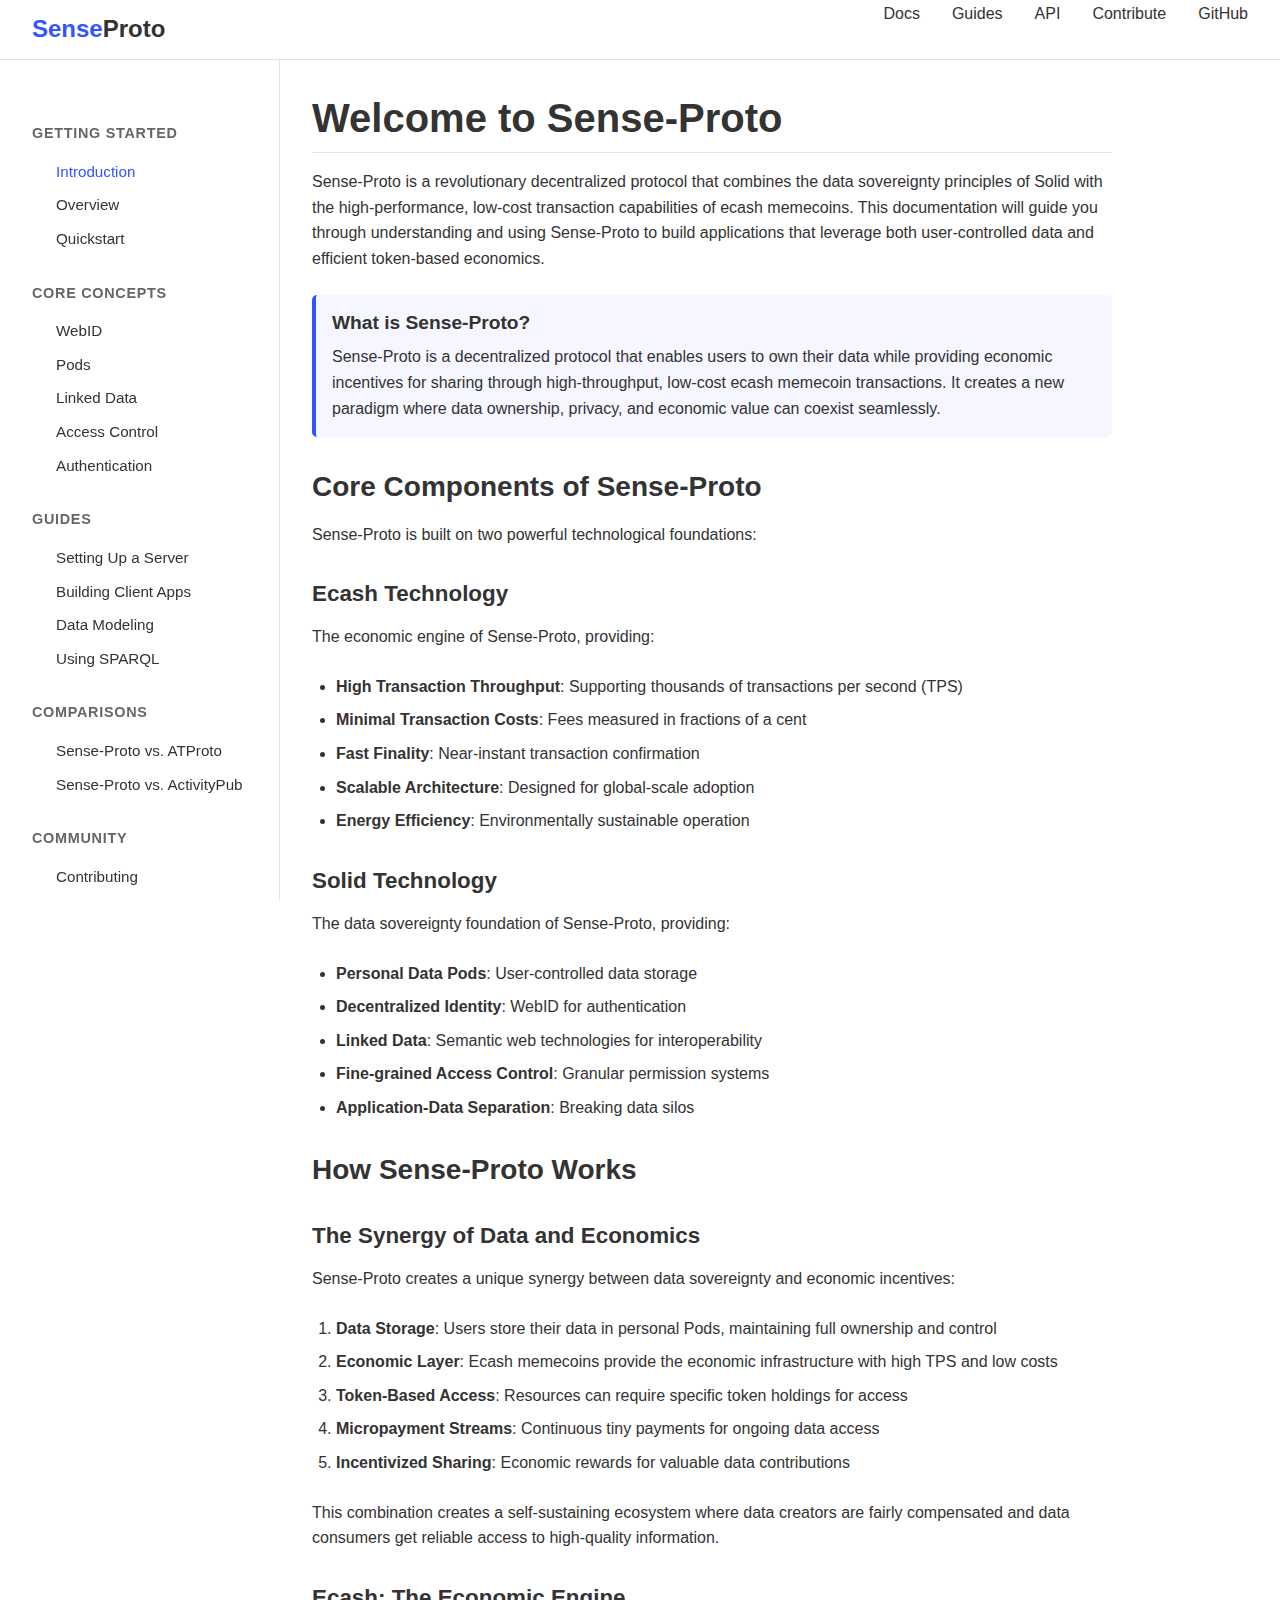
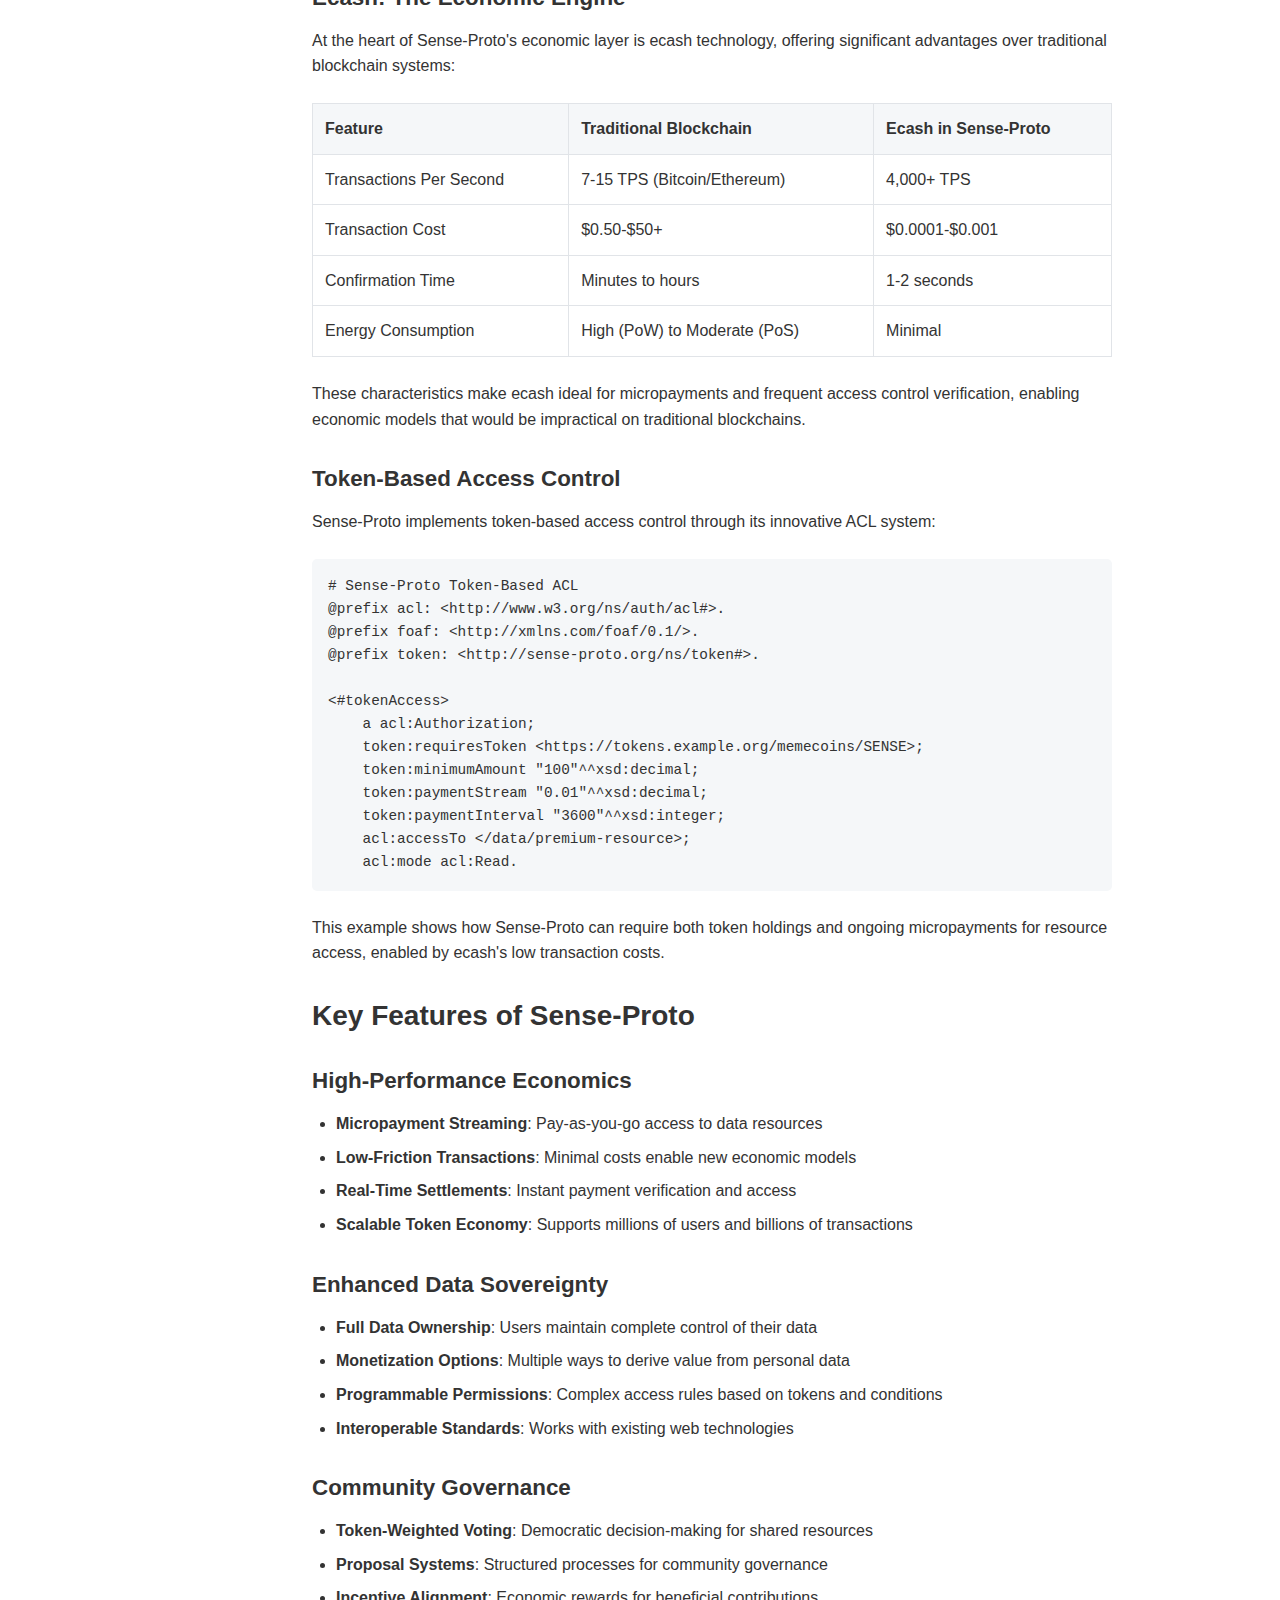
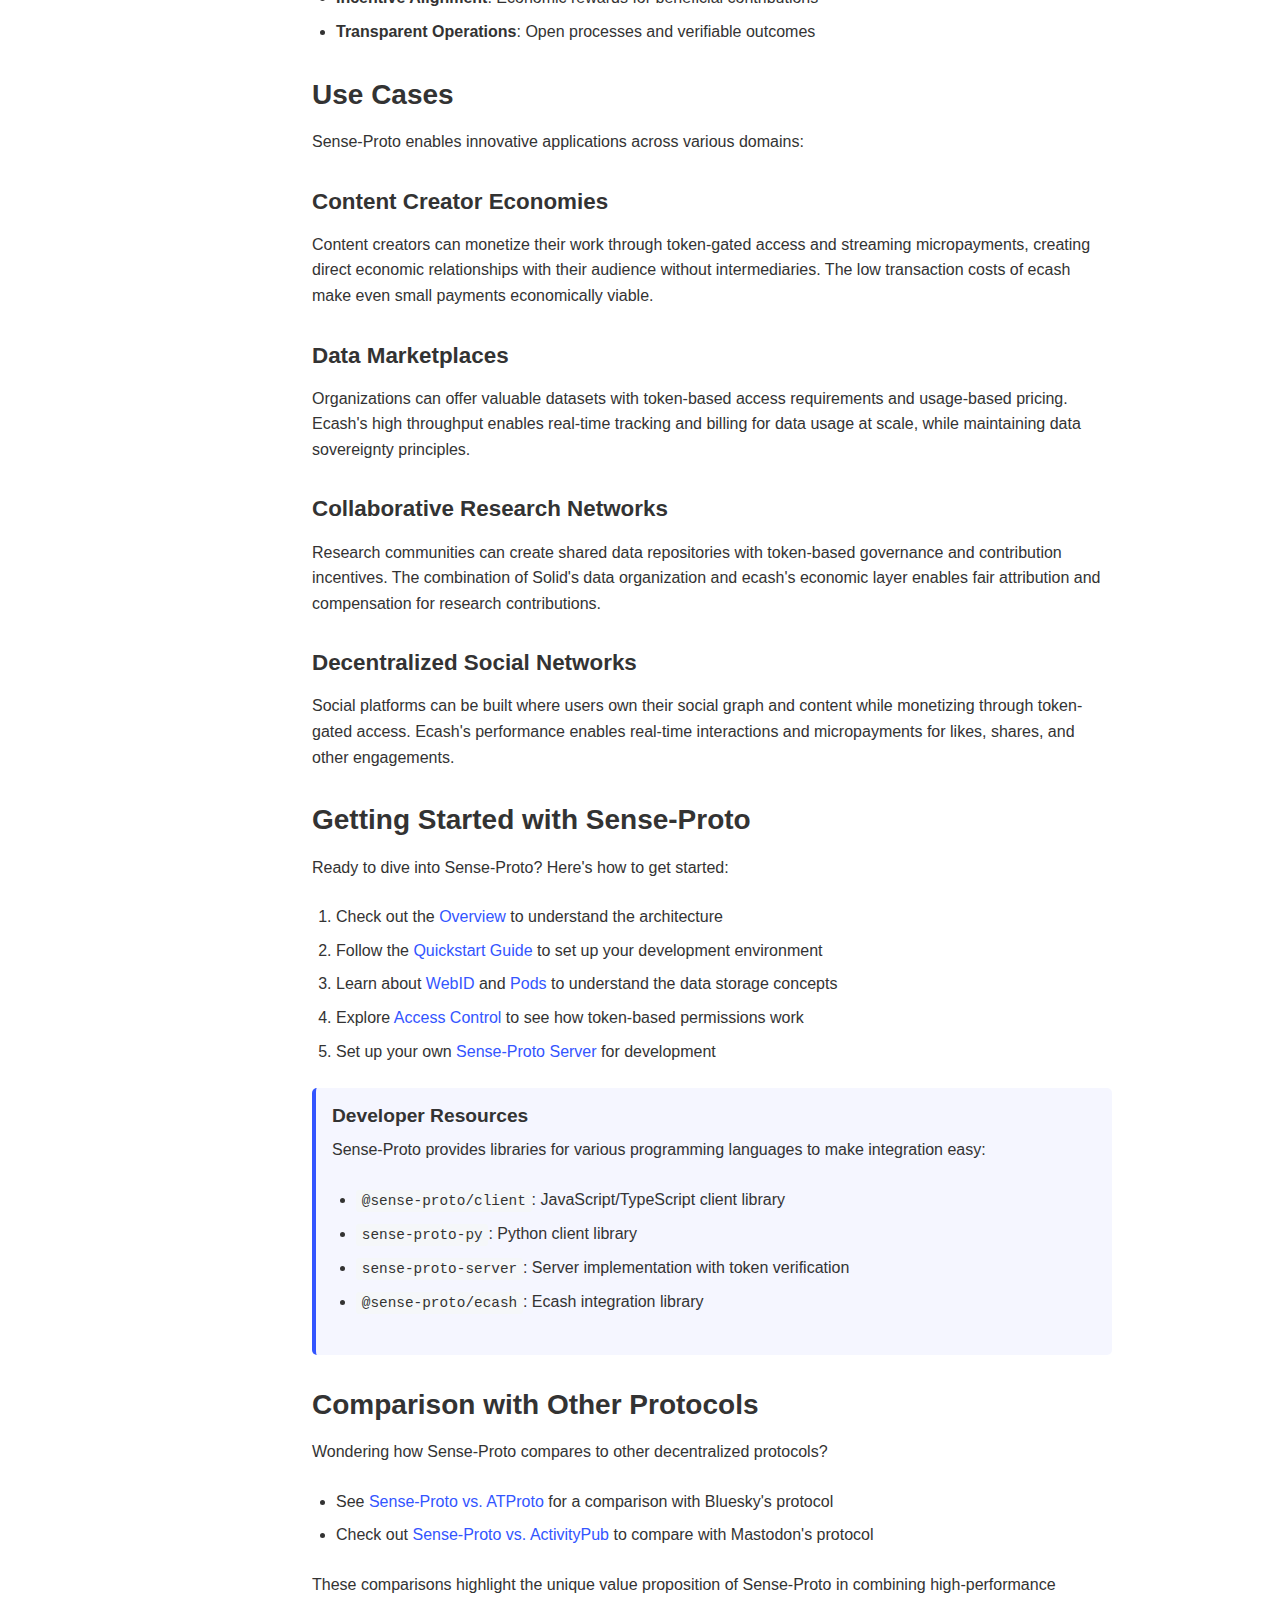
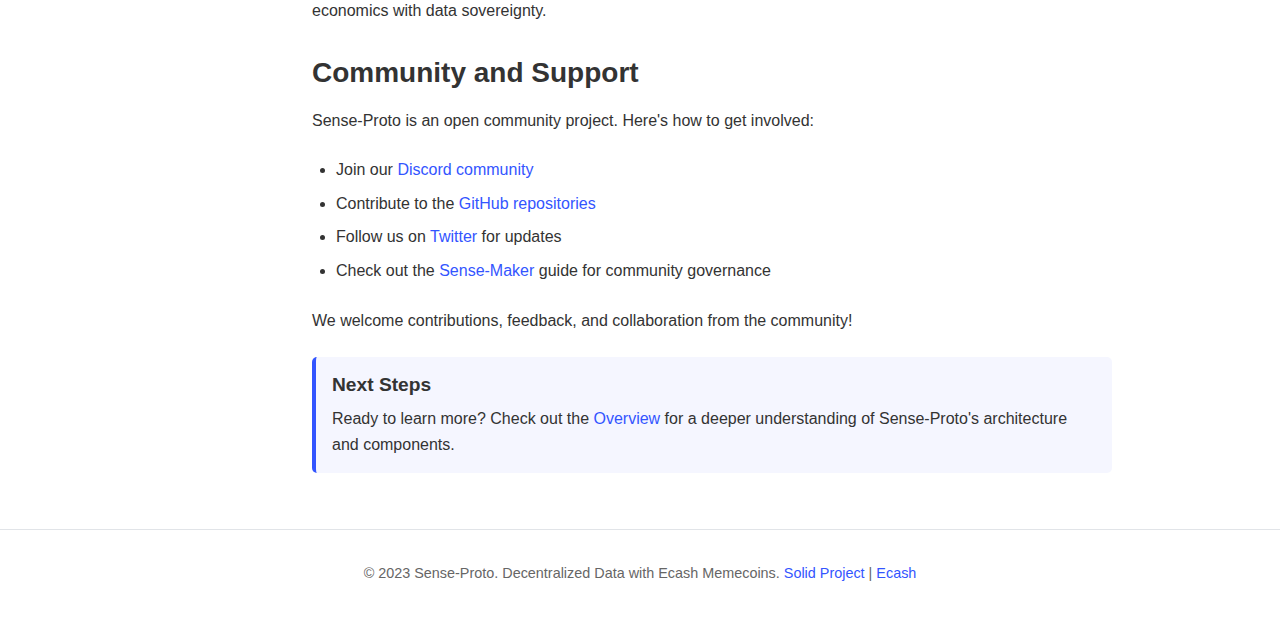
<file: documentation/sense-proto/index.html>
<!DOCTYPE html>
<html lang="en">
<head>
    <meta charset="UTF-8">
    <meta name="viewport" content="width=device-width, initial-scale=1.0">
    <title>Sense-Proto: Decentralized Data with Ecash Memecoins | Documentation</title>
    <link rel="stylesheet" href="css/styles.css">
    <link rel="icon" href="images/favicon.ico" type="image/x-icon">
</head>
<body>
    <header>
        <a href="index.html" class="logo">Sense<span>Proto</span></a>
        <nav>
            <ul>
                <li><a href="index.html">Docs</a></li>
                <li><a href="guides.html">Guides</a></li>
                <li><a href="api.html">API</a></li>
                <li><a href="contribute.html">Contribute</a></li>
                <li><a href="https://github.com/sense-proto/sense-proto" target="_blank">GitHub</a></li>
            </ul>
        </nav>
    </header>

    <div class="container">
        <aside class="sidebar">
            <h3>Getting Started</h3>
            <ul>
                <li><a href="index.html" class="active">Introduction</a></li>
                <li><a href="overview.html">Overview</a></li>
                <li><a href="quickstart.html">Quickstart</a></li>
            </ul>

            <h3>Core Concepts</h3>
            <ul>
                <li><a href="webid.html">WebID</a></li>
                <li><a href="pods.html">Pods</a></li>
                <li><a href="linked-data.html">Linked Data</a></li>
                <li><a href="access-control.html">Access Control</a></li>
                <li><a href="authentication.html">Authentication</a></li>
            </ul>

            <h3>Guides</h3>
            <ul>
                <li><a href="server-setup.html">Setting Up a Server</a></li>
                <li><a href="client-apps.html">Building Client Apps</a></li>
                <li><a href="data-model.html">Data Modeling</a></li>
                <li><a href="sparql.html">Using SPARQL</a></li>
            </ul>

            <h3>Comparisons</h3>
            <ul>
                <li><a href="vs-atproto.html">Sense-Proto vs. ATProto</a></li>
                <li><a href="vs-activitypub.html">Sense-Proto vs. ActivityPub</a></li>
            </ul>

            <h3>Community</h3>
            <ul>
                <li><a href="contribute.html">Contributing</a></li>
                <li><a href="sense-maker.html">Sense-Maker</a></li>
                <li><a href="resources.html">Resources</a></li>
            </ul>
        </aside>

        <main class="content">
            <h1>Welcome to Sense-Proto</h1>
            
            <p>Sense-Proto is a revolutionary decentralized protocol that combines the data sovereignty principles of Solid with the high-performance, low-cost transaction capabilities of ecash memecoins. This documentation will guide you through understanding and using Sense-Proto to build applications that leverage both user-controlled data and efficient token-based economics.</p>

            <div class="callout">
                <h4>What is Sense-Proto?</h4>
                <p>Sense-Proto is a decentralized protocol that enables users to own their data while providing economic incentives for sharing through high-throughput, low-cost ecash memecoin transactions. It creates a new paradigm where data ownership, privacy, and economic value can coexist seamlessly.</p>
            </div>

            <h2>Core Components of Sense-Proto</h2>
            
            <p>Sense-Proto is built on two powerful technological foundations:</p>
            
            <div class="component-box">
                <h3>Ecash Technology</h3>
                <p>The economic engine of Sense-Proto, providing:</p>
                <ul>
                    <li><strong>High Transaction Throughput</strong>: Supporting thousands of transactions per second (TPS)</li>
                    <li><strong>Minimal Transaction Costs</strong>: Fees measured in fractions of a cent</li>
                    <li><strong>Fast Finality</strong>: Near-instant transaction confirmation</li>
                    <li><strong>Scalable Architecture</strong>: Designed for global-scale adoption</li>
                    <li><strong>Energy Efficiency</strong>: Environmentally sustainable operation</li>
                </ul>
            </div>
            
            <div class="component-box">
                <h3>Solid Technology</h3>
                <p>The data sovereignty foundation of Sense-Proto, providing:</p>
                <ul>
                    <li><strong>Personal Data Pods</strong>: User-controlled data storage</li>
                    <li><strong>Decentralized Identity</strong>: WebID for authentication</li>
                    <li><strong>Linked Data</strong>: Semantic web technologies for interoperability</li>
                    <li><strong>Fine-grained Access Control</strong>: Granular permission systems</li>
                    <li><strong>Application-Data Separation</strong>: Breaking data silos</li>
                </ul>
            </div>

            <h2>How Sense-Proto Works</h2>
            
            <h3>The Synergy of Data and Economics</h3>
            
            <p>Sense-Proto creates a unique synergy between data sovereignty and economic incentives:</p>
            
            <ol>
                <li><strong>Data Storage</strong>: Users store their data in personal Pods, maintaining full ownership and control</li>
                <li><strong>Economic Layer</strong>: Ecash memecoins provide the economic infrastructure with high TPS and low costs</li>
                <li><strong>Token-Based Access</strong>: Resources can require specific token holdings for access</li>
                <li><strong>Micropayment Streams</strong>: Continuous tiny payments for ongoing data access</li>
                <li><strong>Incentivized Sharing</strong>: Economic rewards for valuable data contributions</li>
            </ol>
            
            <p>This combination creates a self-sustaining ecosystem where data creators are fairly compensated and data consumers get reliable access to high-quality information.</p>

            <h3>Ecash: The Economic Engine</h3>
            
            <p>At the heart of Sense-Proto's economic layer is ecash technology, offering significant advantages over traditional blockchain systems:</p>
            
            <table>
                <thead>
                    <tr>
                        <th>Feature</th>
                        <th>Traditional Blockchain</th>
                        <th>Ecash in Sense-Proto</th>
                    </tr>
                </thead>
                <tbody>
                    <tr>
                        <td>Transactions Per Second</td>
                        <td>7-15 TPS (Bitcoin/Ethereum)</td>
                        <td>4,000+ TPS</td>
                    </tr>
                    <tr>
                        <td>Transaction Cost</td>
                        <td>$0.50-$50+</td>
                        <td>$0.0001-$0.001</td>
                    </tr>
                    <tr>
                        <td>Confirmation Time</td>
                        <td>Minutes to hours</td>
                        <td>1-2 seconds</td>
                    </tr>
                    <tr>
                        <td>Energy Consumption</td>
                        <td>High (PoW) to Moderate (PoS)</td>
                        <td>Minimal</td>
                    </tr>
                </tbody>
            </table>
            
            <p>These characteristics make ecash ideal for micropayments and frequent access control verification, enabling economic models that would be impractical on traditional blockchains.</p>

            <h3>Token-Based Access Control</h3>
            
            <p>Sense-Proto implements token-based access control through its innovative ACL system:</p>
            
            <pre><code># Sense-Proto Token-Based ACL
@prefix acl: &lt;http://www.w3.org/ns/auth/acl#&gt;.
@prefix foaf: &lt;http://xmlns.com/foaf/0.1/&gt;.
@prefix token: &lt;http://sense-proto.org/ns/token#&gt;.

&lt;#tokenAccess&gt;
    a acl:Authorization;
    token:requiresToken &lt;https://tokens.example.org/memecoins/SENSE&gt;;
    token:minimumAmount "100"^^xsd:decimal;
    token:paymentStream "0.01"^^xsd:decimal;
    token:paymentInterval "3600"^^xsd:integer;
    acl:accessTo &lt;/data/premium-resource&gt;;
    acl:mode acl:Read.</code></pre>
            
            <p>This example shows how Sense-Proto can require both token holdings and ongoing micropayments for resource access, enabled by ecash's low transaction costs.</p>

            <h2>Key Features of Sense-Proto</h2>
            
            <h3>High-Performance Economics</h3>
            
            <ul>
                <li><strong>Micropayment Streaming</strong>: Pay-as-you-go access to data resources</li>
                <li><strong>Low-Friction Transactions</strong>: Minimal costs enable new economic models</li>
                <li><strong>Real-Time Settlements</strong>: Instant payment verification and access</li>
                <li><strong>Scalable Token Economy</strong>: Supports millions of users and billions of transactions</li>
            </ul>
            
            <h3>Enhanced Data Sovereignty</h3>
            
            <ul>
                <li><strong>Full Data Ownership</strong>: Users maintain complete control of their data</li>
                <li><strong>Monetization Options</strong>: Multiple ways to derive value from personal data</li>
                <li><strong>Programmable Permissions</strong>: Complex access rules based on tokens and conditions</li>
                <li><strong>Interoperable Standards</strong>: Works with existing web technologies</li>
            </ul>
            
            <h3>Community Governance</h3>
            
            <ul>
                <li><strong>Token-Weighted Voting</strong>: Democratic decision-making for shared resources</li>
                <li><strong>Proposal Systems</strong>: Structured processes for community governance</li>
                <li><strong>Incentive Alignment</strong>: Economic rewards for beneficial contributions</li>
                <li><strong>Transparent Operations</strong>: Open processes and verifiable outcomes</li>
            </ul>

            <h2>Use Cases</h2>
            
            <p>Sense-Proto enables innovative applications across various domains:</p>
            
            <h3>Content Creator Economies</h3>
            
            <p>Content creators can monetize their work through token-gated access and streaming micropayments, creating direct economic relationships with their audience without intermediaries. The low transaction costs of ecash make even small payments economically viable.</p>
            
            <h3>Data Marketplaces</h3>
            
            <p>Organizations can offer valuable datasets with token-based access requirements and usage-based pricing. Ecash's high throughput enables real-time tracking and billing for data usage at scale, while maintaining data sovereignty principles.</p>
            
            <h3>Collaborative Research Networks</h3>
            
            <p>Research communities can create shared data repositories with token-based governance and contribution incentives. The combination of Solid's data organization and ecash's economic layer enables fair attribution and compensation for research contributions.</p>
            
            <h3>Decentralized Social Networks</h3>
            
            <p>Social platforms can be built where users own their social graph and content while monetizing through token-gated access. Ecash's performance enables real-time interactions and micropayments for likes, shares, and other engagements.</p>

            <h2>Getting Started with Sense-Proto</h2>
            
            <p>Ready to dive into Sense-Proto? Here's how to get started:</p>
            
            <ol>
                <li>Check out the <a href="overview.html">Overview</a> to understand the architecture</li>
                <li>Follow the <a href="quickstart.html">Quickstart Guide</a> to set up your development environment</li>
                <li>Learn about <a href="webid.html">WebID</a> and <a href="pods.html">Pods</a> to understand the data storage concepts</li>
                <li>Explore <a href="access-control.html">Access Control</a> to see how token-based permissions work</li>
                <li>Set up your own <a href="server-setup.html">Sense-Proto Server</a> for development</li>
            </ol>
            
            <div class="callout">
                <h4>Developer Resources</h4>
                <p>Sense-Proto provides libraries for various programming languages to make integration easy:</p>
                <ul>
                    <li><code>@sense-proto/client</code>: JavaScript/TypeScript client library</li>
                    <li><code>sense-proto-py</code>: Python client library</li>
                    <li><code>sense-proto-server</code>: Server implementation with token verification</li>
                    <li><code>@sense-proto/ecash</code>: Ecash integration library</li>
                </ul>
            </div>

            <h2>Comparison with Other Protocols</h2>
            
            <p>Wondering how Sense-Proto compares to other decentralized protocols?</p>
            
            <ul>
                <li>See <a href="vs-atproto.html">Sense-Proto vs. ATProto</a> for a comparison with Bluesky's protocol</li>
                <li>Check out <a href="vs-activitypub.html">Sense-Proto vs. ActivityPub</a> to compare with Mastodon's protocol</li>
            </ul>
            
            <p>These comparisons highlight the unique value proposition of Sense-Proto in combining high-performance economics with data sovereignty.</p>

            <h2>Community and Support</h2>
            
            <p>Sense-Proto is an open community project. Here's how to get involved:</p>
            
            <ul>
                <li>Join our <a href="https://discord.gg/sense-proto" target="_blank">Discord community</a></li>
                <li>Contribute to the <a href="https://github.com/sense-proto" target="_blank">GitHub repositories</a></li>
                <li>Follow us on <a href="https://twitter.com/senseproto" target="_blank">Twitter</a> for updates</li>
                <li>Check out the <a href="sense-maker.html">Sense-Maker</a> guide for community governance</li>
            </ul>
            
            <p>We welcome contributions, feedback, and collaboration from the community!</p>
            
            <div class="callout">
                <h4>Next Steps</h4>
                <p>Ready to learn more? Check out the <a href="overview.html">Overview</a> for a deeper understanding of Sense-Proto's architecture and components.</p>
            </div>
        </main>
    </div>

    <footer>
        <p>&copy; 2023 Sense-Proto. Decentralized Data with Ecash Memecoins. <a href="https://solidproject.org/" target="_blank">Solid Project</a> | <a href="https://ecash.org/" target="_blank">Ecash</a></p>
    </footer>
</body>
</html>
</file>
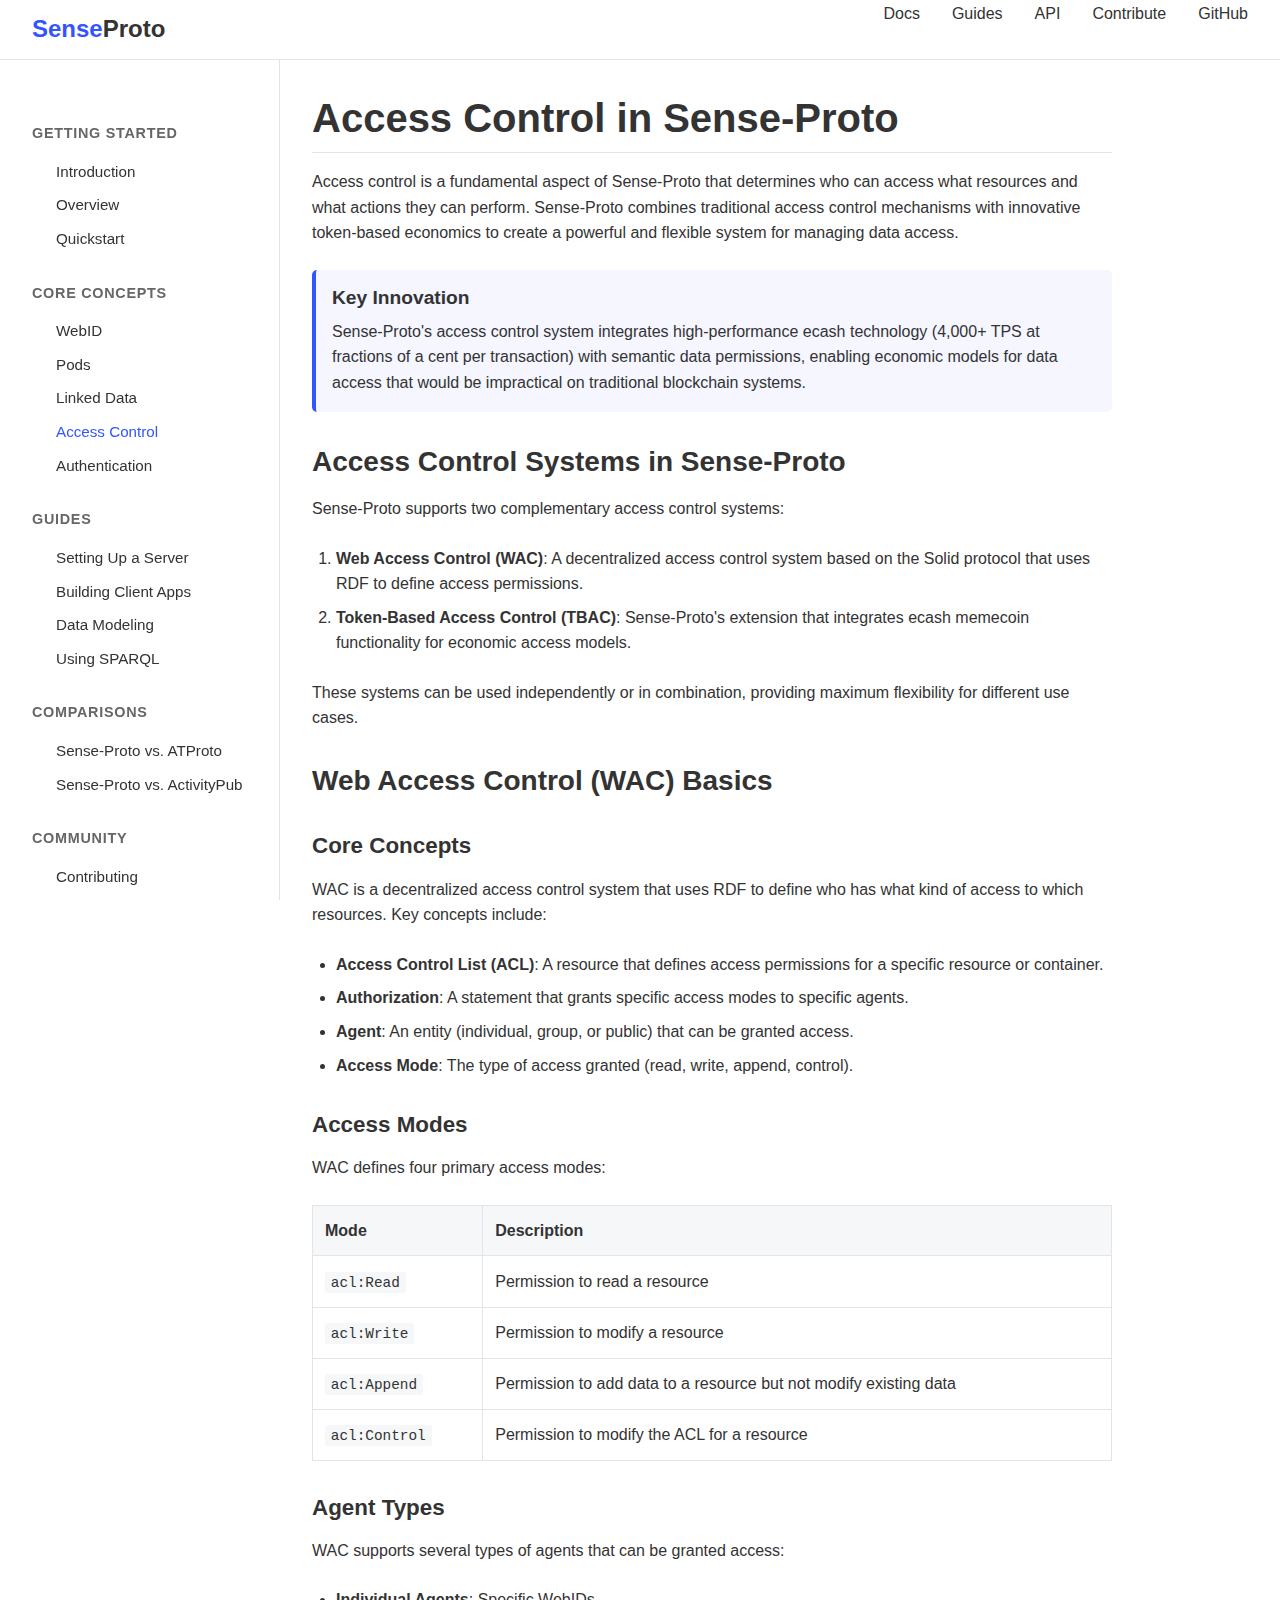
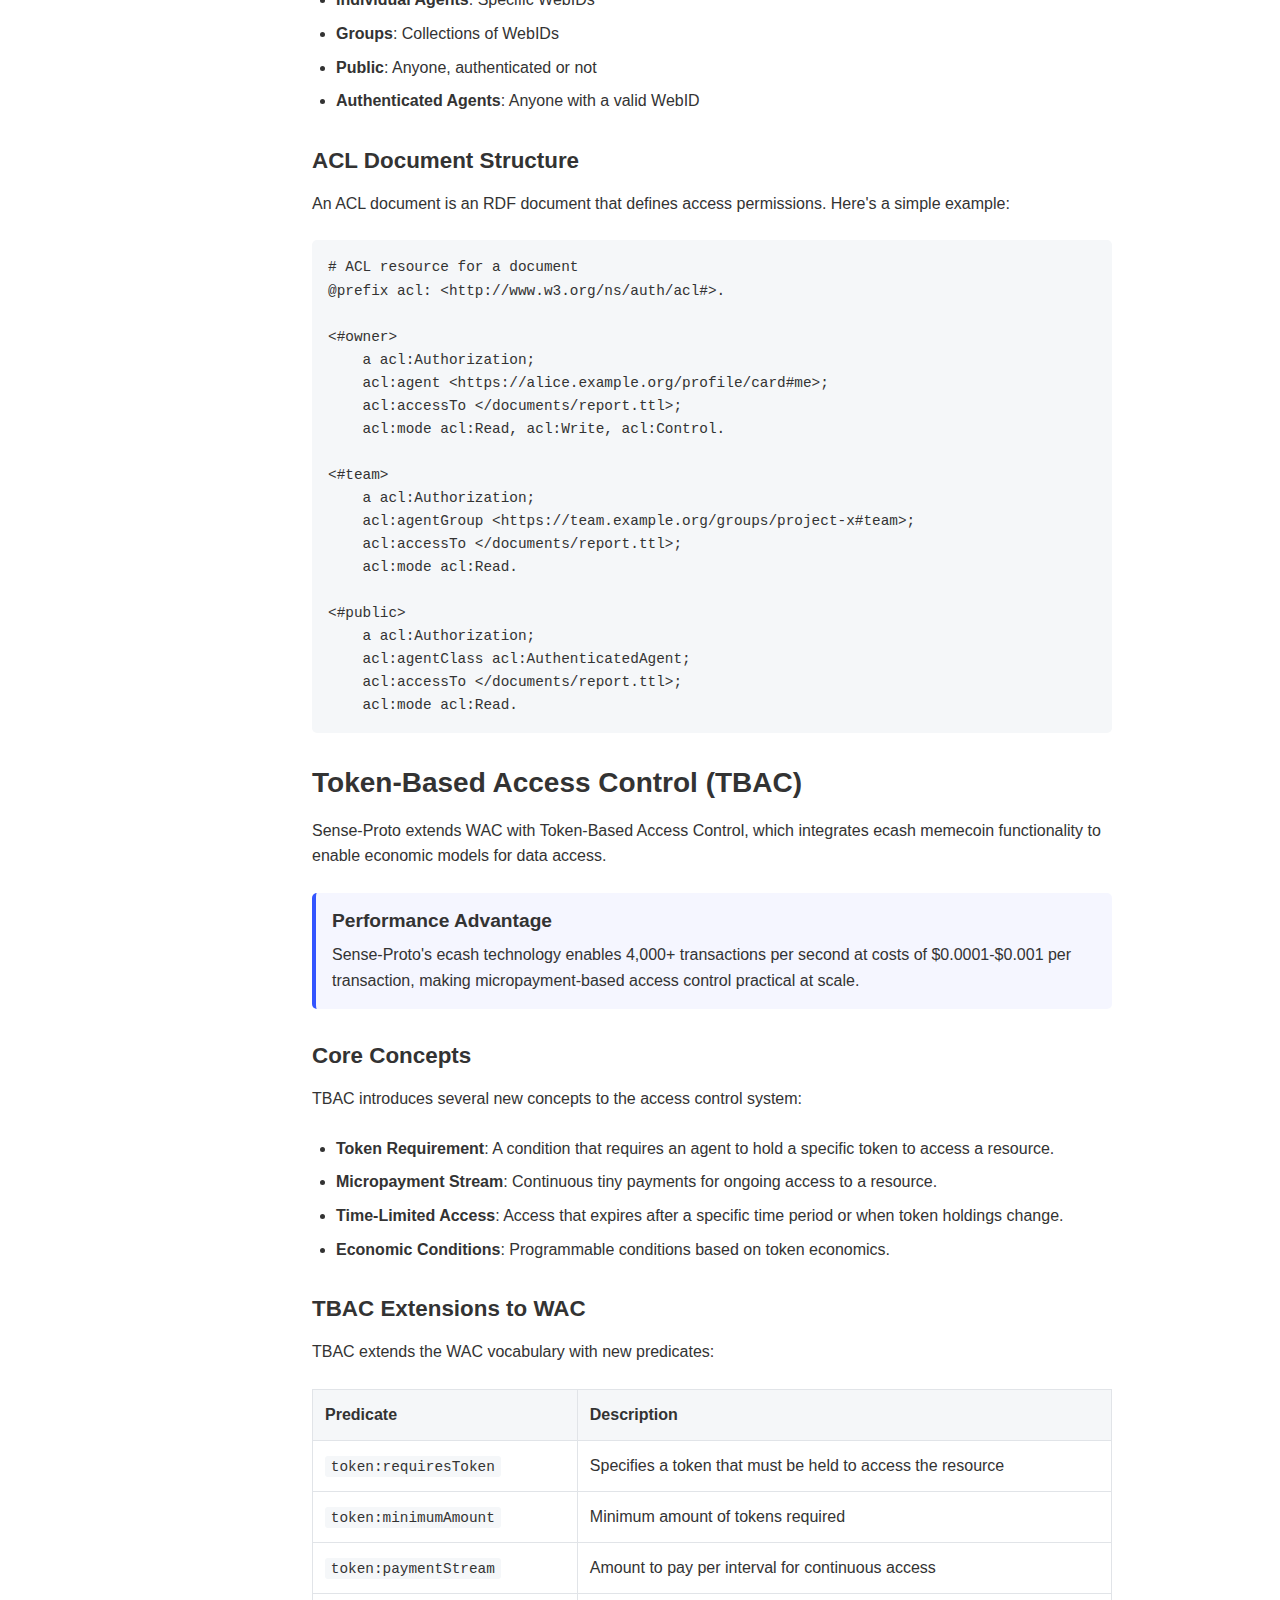
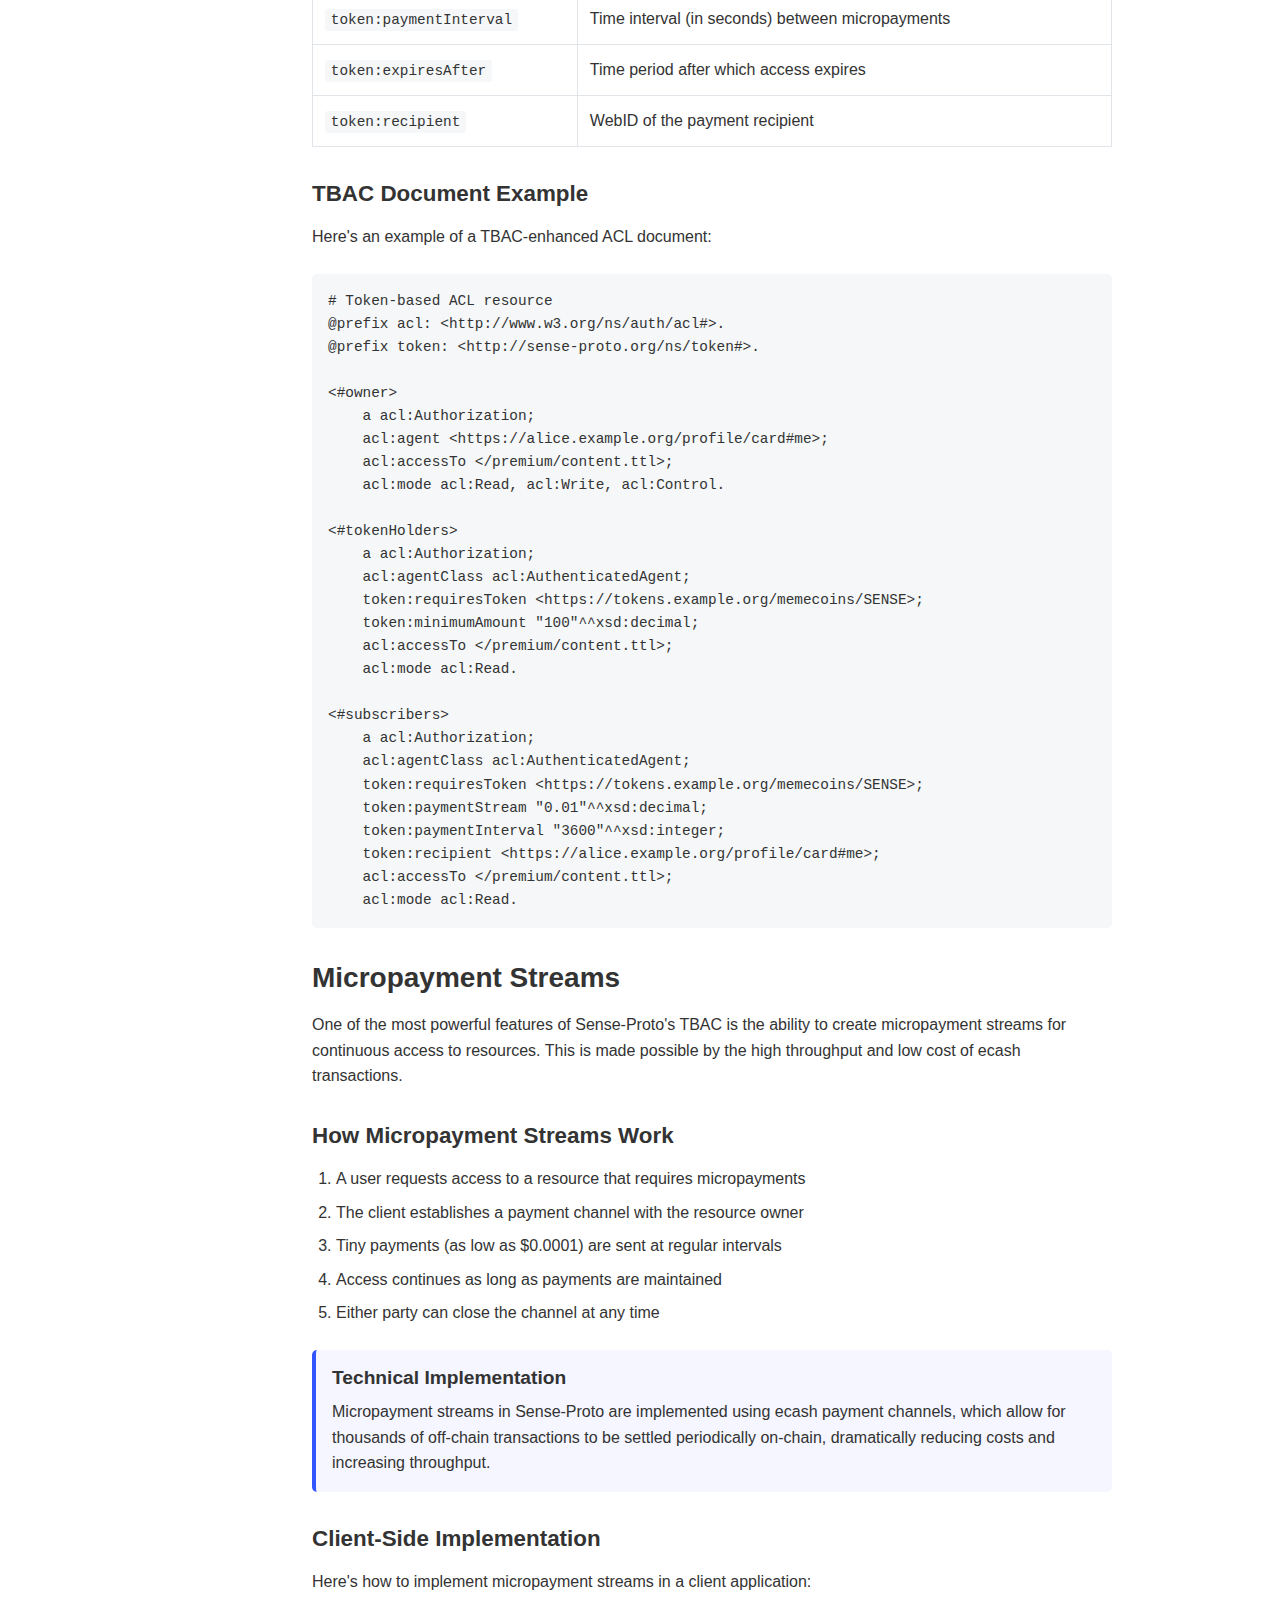
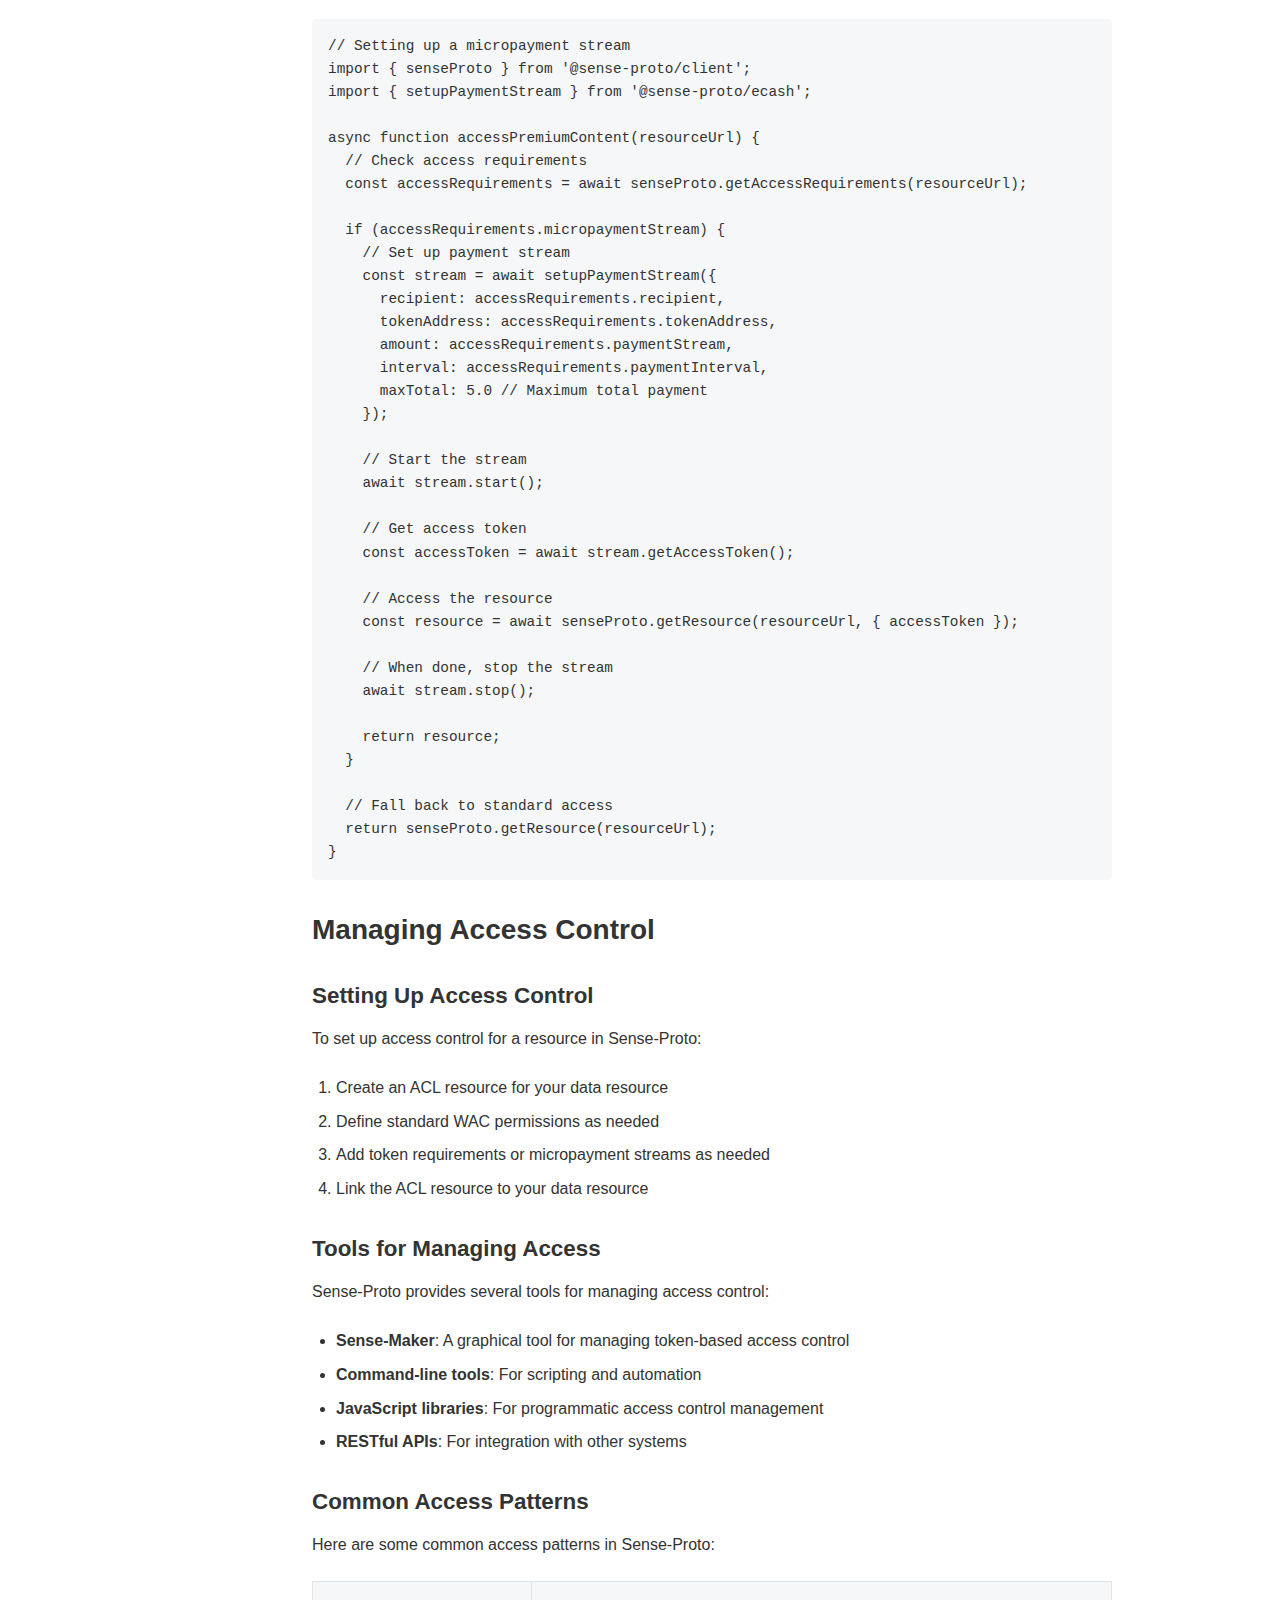
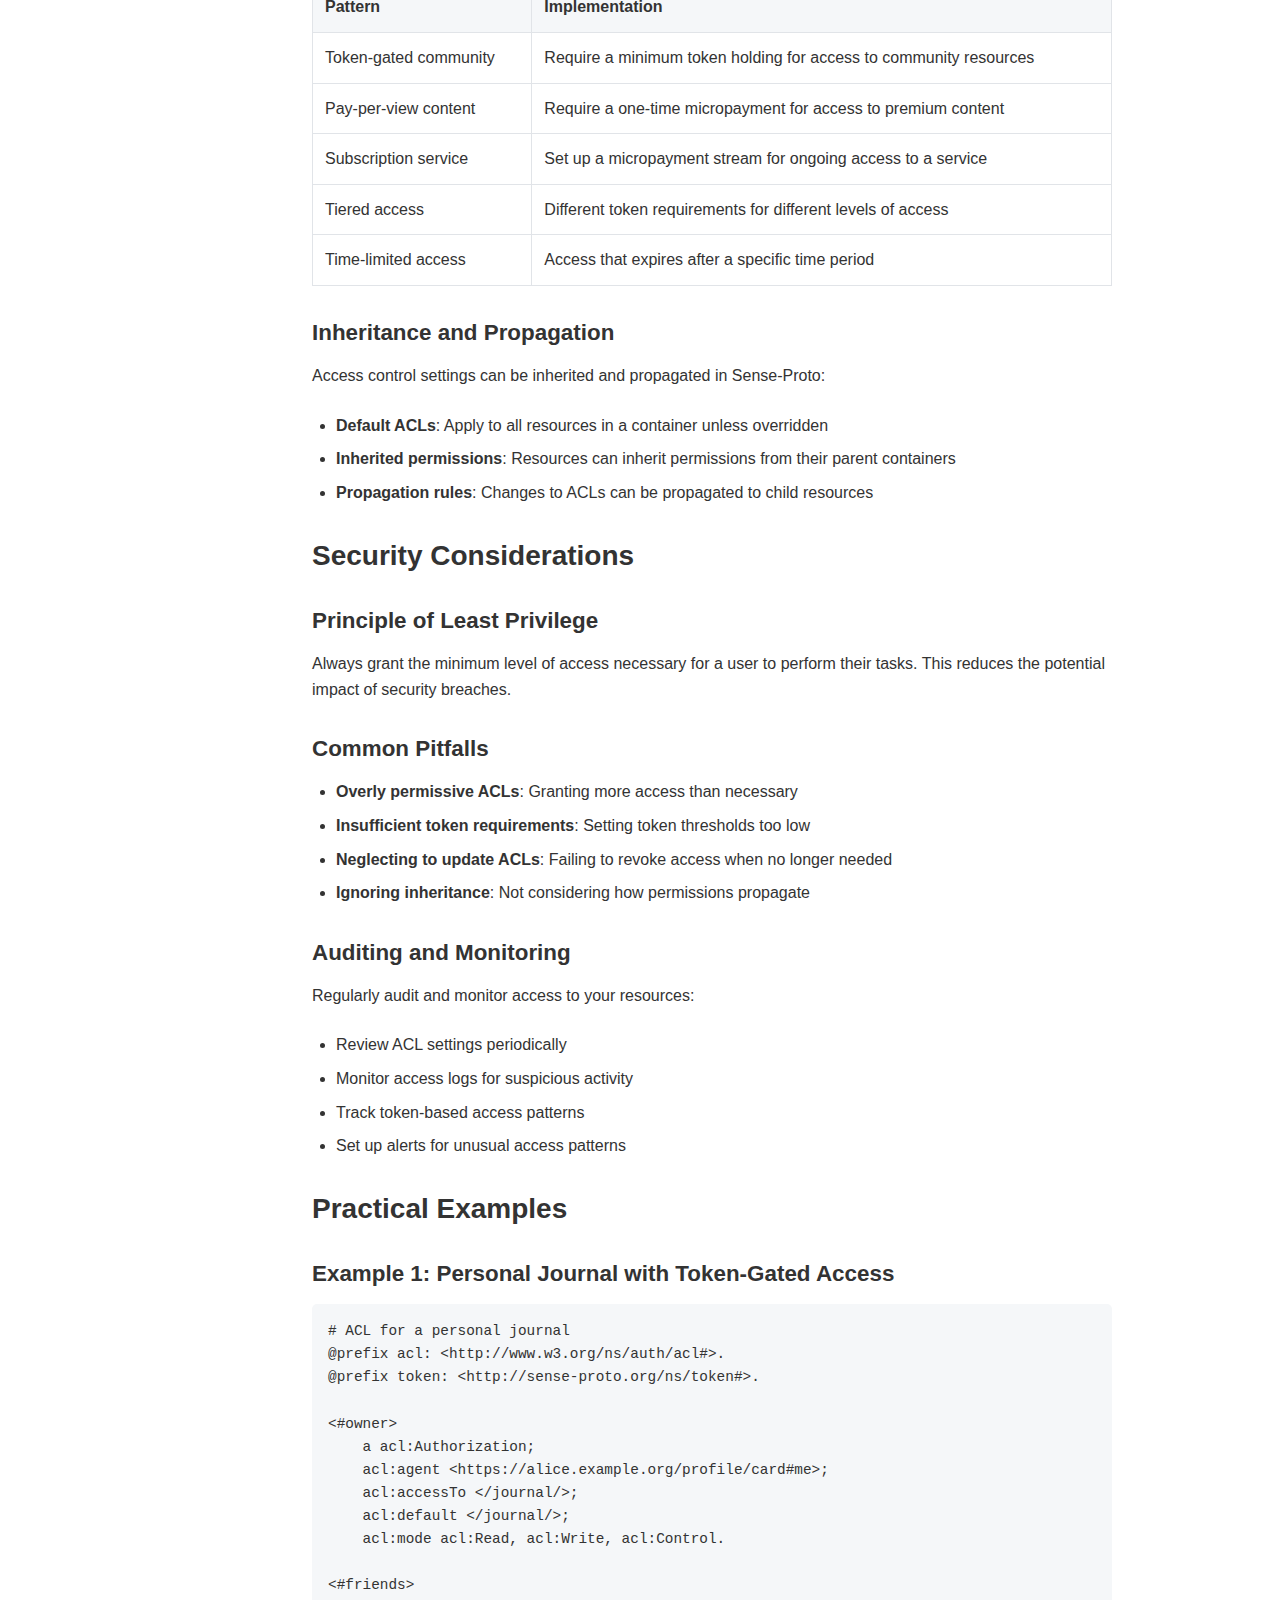
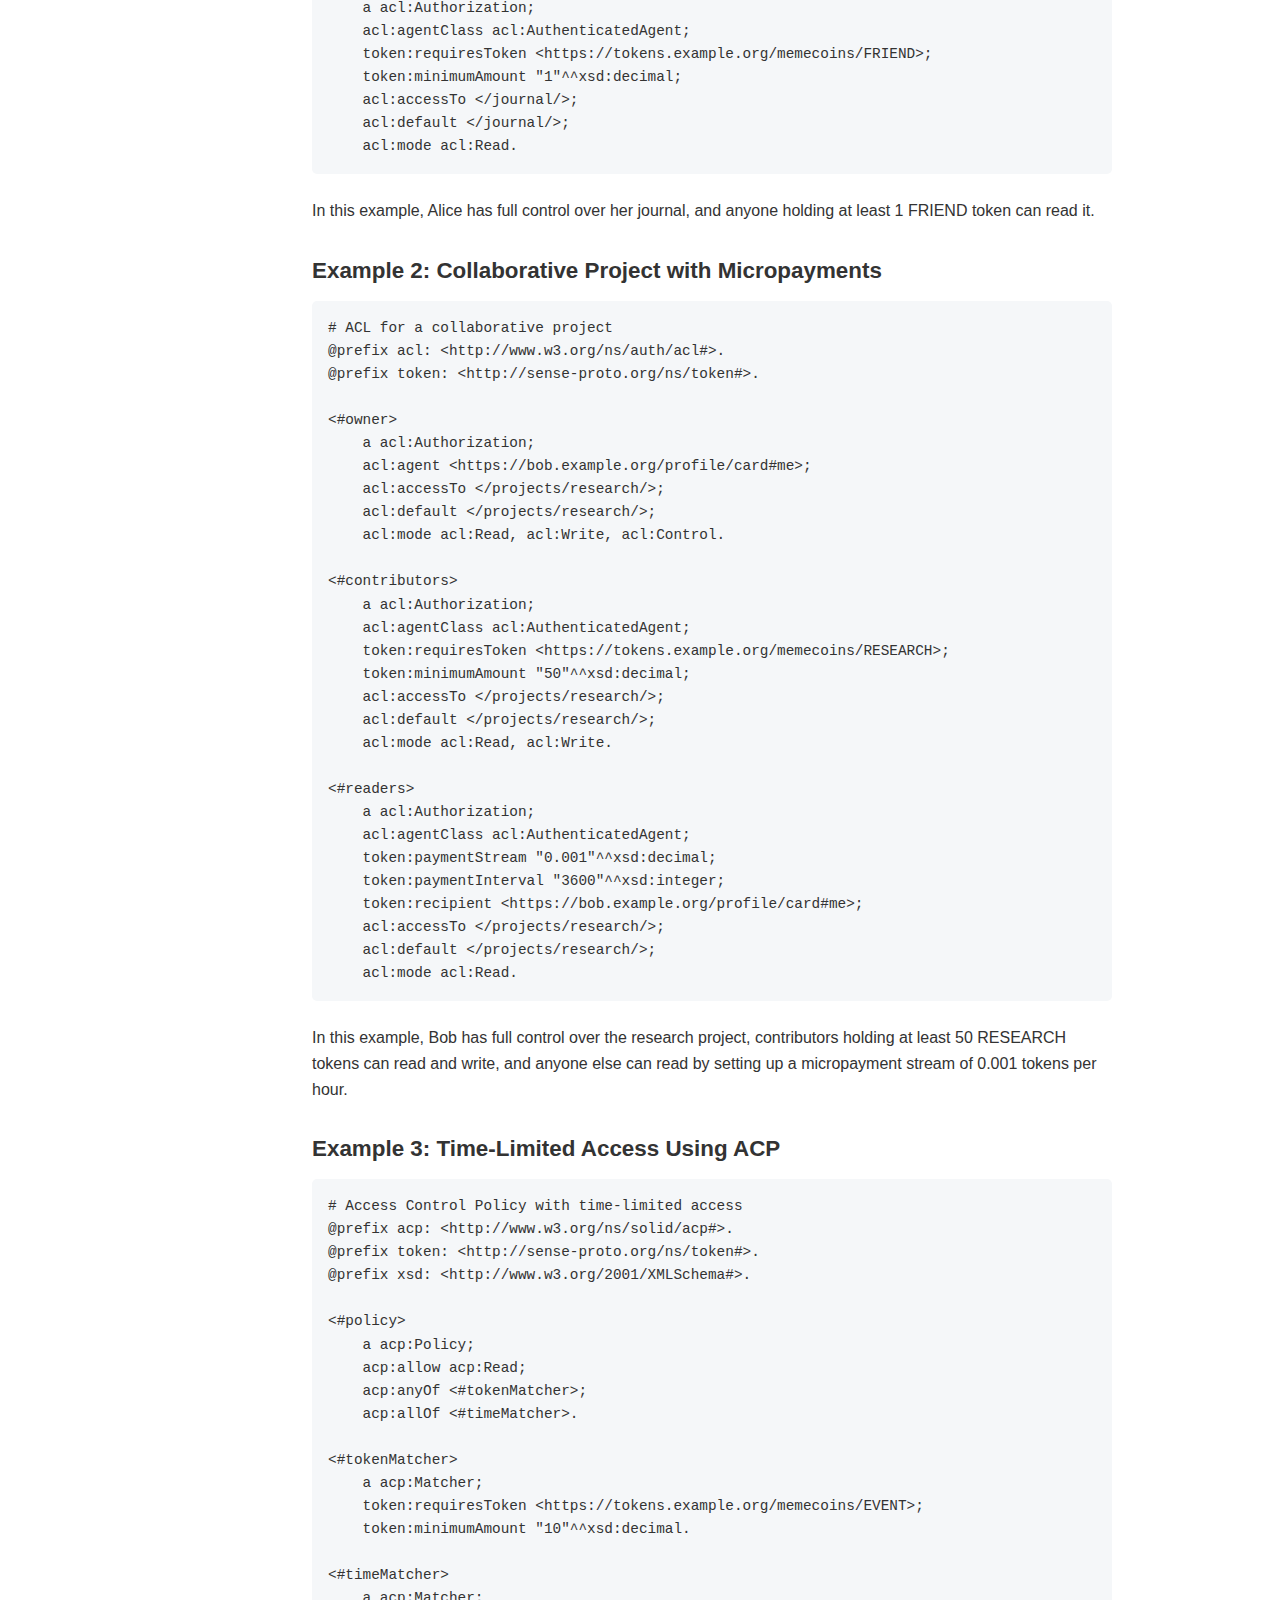
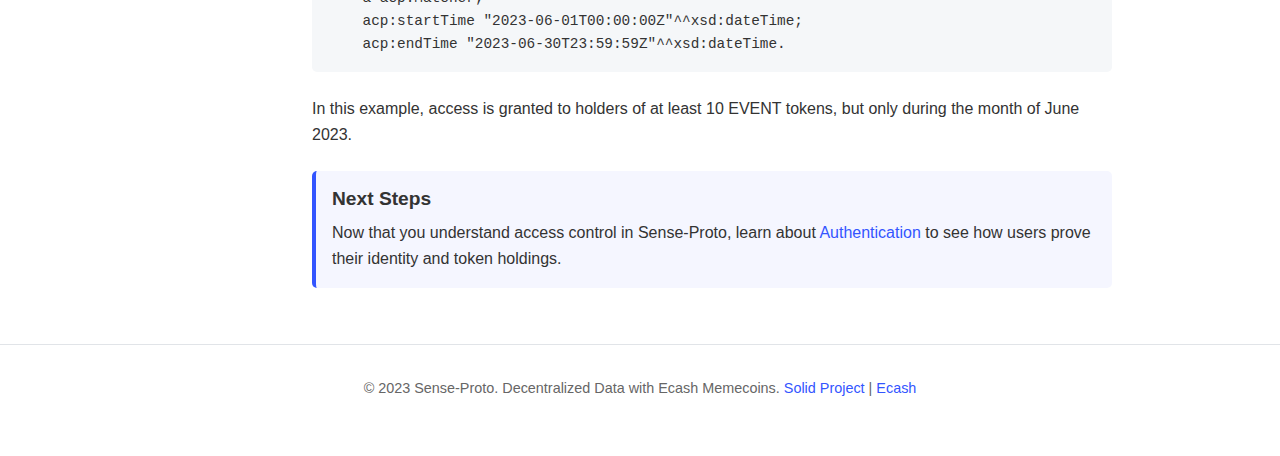
<file: documentation/sense-proto/access-control.html>
<!DOCTYPE html>
<html lang="en">
<head>
    <meta charset="UTF-8">
    <meta name="viewport" content="width=device-width, initial-scale=1.0">
    <title>Access Control - Sense-Proto Documentation</title>
    <link rel="stylesheet" href="css/styles.css">
    <link rel="icon" href="images/favicon.ico" type="image/x-icon">
</head>
<body>
    <header>
        <a href="index.html" class="logo">Sense<span>Proto</span></a>
        <nav>
            <ul>
                <li><a href="index.html">Docs</a></li>
                <li><a href="guides.html">Guides</a></li>
                <li><a href="api.html">API</a></li>
                <li><a href="contribute.html">Contribute</a></li>
                <li><a href="https://github.com/sense-proto/sense-proto" target="_blank">GitHub</a></li>
            </ul>
        </nav>
    </header>

    <div class="container">
        <aside class="sidebar">
            <h3>Getting Started</h3>
            <ul>
                <li><a href="index.html">Introduction</a></li>
                <li><a href="overview.html">Overview</a></li>
                <li><a href="quickstart.html">Quickstart</a></li>
            </ul>

            <h3>Core Concepts</h3>
            <ul>
                <li><a href="webid.html">WebID</a></li>
                <li><a href="pods.html">Pods</a></li>
                <li><a href="linked-data.html">Linked Data</a></li>
                <li><a href="access-control.html" class="active">Access Control</a></li>
                <li><a href="authentication.html">Authentication</a></li>
            </ul>

            <h3>Guides</h3>
            <ul>
                <li><a href="server-setup.html">Setting Up a Server</a></li>
                <li><a href="client-apps.html">Building Client Apps</a></li>
                <li><a href="data-model.html">Data Modeling</a></li>
                <li><a href="sparql.html">Using SPARQL</a></li>
            </ul>

            <h3>Comparisons</h3>
            <ul>
                <li><a href="vs-atproto.html">Sense-Proto vs. ATProto</a></li>
                <li><a href="vs-activitypub.html">Sense-Proto vs. ActivityPub</a></li>
            </ul>

            <h3>Community</h3>
            <ul>
                <li><a href="contribute.html">Contributing</a></li>
                <li><a href="sense-maker.html">Sense-Maker</a></li>
                <li><a href="resources.html">Resources</a></li>
            </ul>
        </aside>

        <main class="content">
            <h1>Access Control in Sense-Proto</h1>
            
            <p>Access control is a fundamental aspect of Sense-Proto that determines who can access what resources and what actions they can perform. Sense-Proto combines traditional access control mechanisms with innovative token-based economics to create a powerful and flexible system for managing data access.</p>

            <div class="callout">
                <h4>Key Innovation</h4>
                <p>Sense-Proto's access control system integrates high-performance ecash technology (4,000+ TPS at fractions of a cent per transaction) with semantic data permissions, enabling economic models for data access that would be impractical on traditional blockchain systems.</p>
            </div>

            <h2>Access Control Systems in Sense-Proto</h2>
            
            <p>Sense-Proto supports two complementary access control systems:</p>
            
            <ol>
                <li><strong>Web Access Control (WAC)</strong>: A decentralized access control system based on the Solid protocol that uses RDF to define access permissions.</li>
                <li><strong>Token-Based Access Control (TBAC)</strong>: Sense-Proto's extension that integrates ecash memecoin functionality for economic access models.</li>
            </ol>
            
            <p>These systems can be used independently or in combination, providing maximum flexibility for different use cases.</p>

            <h2>Web Access Control (WAC) Basics</h2>
            
            <h3>Core Concepts</h3>
            
            <p>WAC is a decentralized access control system that uses RDF to define who has what kind of access to which resources. Key concepts include:</p>
            
            <ul>
                <li><strong>Access Control List (ACL)</strong>: A resource that defines access permissions for a specific resource or container.</li>
                <li><strong>Authorization</strong>: A statement that grants specific access modes to specific agents.</li>
                <li><strong>Agent</strong>: An entity (individual, group, or public) that can be granted access.</li>
                <li><strong>Access Mode</strong>: The type of access granted (read, write, append, control).</li>
            </ul>

            <h3>Access Modes</h3>
            
            <p>WAC defines four primary access modes:</p>
            
            <table>
                <thead>
                    <tr>
                        <th>Mode</th>
                        <th>Description</th>
                    </tr>
                </thead>
                <tbody>
                    <tr>
                        <td><code>acl:Read</code></td>
                        <td>Permission to read a resource</td>
                    </tr>
                    <tr>
                        <td><code>acl:Write</code></td>
                        <td>Permission to modify a resource</td>
                    </tr>
                    <tr>
                        <td><code>acl:Append</code></td>
                        <td>Permission to add data to a resource but not modify existing data</td>
                    </tr>
                    <tr>
                        <td><code>acl:Control</code></td>
                        <td>Permission to modify the ACL for a resource</td>
                    </tr>
                </tbody>
            </table>

            <h3>Agent Types</h3>
            
            <p>WAC supports several types of agents that can be granted access:</p>
            
            <ul>
                <li><strong>Individual Agents</strong>: Specific WebIDs</li>
                <li><strong>Groups</strong>: Collections of WebIDs</li>
                <li><strong>Public</strong>: Anyone, authenticated or not</li>
                <li><strong>Authenticated Agents</strong>: Anyone with a valid WebID</li>
            </ul>

            <h3>ACL Document Structure</h3>
            
            <p>An ACL document is an RDF document that defines access permissions. Here's a simple example:</p>
            
            <pre><code># ACL resource for a document
@prefix acl: &lt;http://www.w3.org/ns/auth/acl#&gt;.

&lt;#owner&gt;
    a acl:Authorization;
    acl:agent &lt;https://alice.example.org/profile/card#me&gt;;
    acl:accessTo &lt;/documents/report.ttl&gt;;
    acl:mode acl:Read, acl:Write, acl:Control.

&lt;#team&gt;
    a acl:Authorization;
    acl:agentGroup &lt;https://team.example.org/groups/project-x#team&gt;;
    acl:accessTo &lt;/documents/report.ttl&gt;;
    acl:mode acl:Read.

&lt;#public&gt;
    a acl:Authorization;
    acl:agentClass acl:AuthenticatedAgent;
    acl:accessTo &lt;/documents/report.ttl&gt;;
    acl:mode acl:Read.</code></pre>

            <h2>Token-Based Access Control (TBAC)</h2>
            
            <p>Sense-Proto extends WAC with Token-Based Access Control, which integrates ecash memecoin functionality to enable economic models for data access.</p>
            
            <div class="callout">
                <h4>Performance Advantage</h4>
                <p>Sense-Proto's ecash technology enables 4,000+ transactions per second at costs of $0.0001-$0.001 per transaction, making micropayment-based access control practical at scale.</p>
            </div>

            <h3>Core Concepts</h3>
            
            <p>TBAC introduces several new concepts to the access control system:</p>
            
            <ul>
                <li><strong>Token Requirement</strong>: A condition that requires an agent to hold a specific token to access a resource.</li>
                <li><strong>Micropayment Stream</strong>: Continuous tiny payments for ongoing access to a resource.</li>
                <li><strong>Time-Limited Access</strong>: Access that expires after a specific time period or when token holdings change.</li>
                <li><strong>Economic Conditions</strong>: Programmable conditions based on token economics.</li>
            </ul>

            <h3>TBAC Extensions to WAC</h3>
            
            <p>TBAC extends the WAC vocabulary with new predicates:</p>
            
            <table>
                <thead>
                    <tr>
                        <th>Predicate</th>
                        <th>Description</th>
                    </tr>
                </thead>
                <tbody>
                    <tr>
                        <td><code>token:requiresToken</code></td>
                        <td>Specifies a token that must be held to access the resource</td>
                    </tr>
                    <tr>
                        <td><code>token:minimumAmount</code></td>
                        <td>Minimum amount of tokens required</td>
                    </tr>
                    <tr>
                        <td><code>token:paymentStream</code></td>
                        <td>Amount to pay per interval for continuous access</td>
                    </tr>
                    <tr>
                        <td><code>token:paymentInterval</code></td>
                        <td>Time interval (in seconds) between micropayments</td>
                    </tr>
                    <tr>
                        <td><code>token:expiresAfter</code></td>
                        <td>Time period after which access expires</td>
                    </tr>
                    <tr>
                        <td><code>token:recipient</code></td>
                        <td>WebID of the payment recipient</td>
                    </tr>
                </tbody>
            </table>

            <h3>TBAC Document Example</h3>
            
            <p>Here's an example of a TBAC-enhanced ACL document:</p>
            
            <pre><code># Token-based ACL resource
@prefix acl: &lt;http://www.w3.org/ns/auth/acl#&gt;.
@prefix token: &lt;http://sense-proto.org/ns/token#&gt;.

&lt;#owner&gt;
    a acl:Authorization;
    acl:agent &lt;https://alice.example.org/profile/card#me&gt;;
    acl:accessTo &lt;/premium/content.ttl&gt;;
    acl:mode acl:Read, acl:Write, acl:Control.

&lt;#tokenHolders&gt;
    a acl:Authorization;
    acl:agentClass acl:AuthenticatedAgent;
    token:requiresToken &lt;https://tokens.example.org/memecoins/SENSE&gt;;
    token:minimumAmount "100"^^xsd:decimal;
    acl:accessTo &lt;/premium/content.ttl&gt;;
    acl:mode acl:Read.

&lt;#subscribers&gt;
    a acl:Authorization;
    acl:agentClass acl:AuthenticatedAgent;
    token:requiresToken &lt;https://tokens.example.org/memecoins/SENSE&gt;;
    token:paymentStream "0.01"^^xsd:decimal;
    token:paymentInterval "3600"^^xsd:integer;
    token:recipient &lt;https://alice.example.org/profile/card#me&gt;;
    acl:accessTo &lt;/premium/content.ttl&gt;;
    acl:mode acl:Read.</code></pre>

            <h2>Micropayment Streams</h2>
            
            <p>One of the most powerful features of Sense-Proto's TBAC is the ability to create micropayment streams for continuous access to resources. This is made possible by the high throughput and low cost of ecash transactions.</p>
            
            <h3>How Micropayment Streams Work</h3>
            
            <ol>
                <li>A user requests access to a resource that requires micropayments</li>
                <li>The client establishes a payment channel with the resource owner</li>
                <li>Tiny payments (as low as $0.0001) are sent at regular intervals</li>
                <li>Access continues as long as payments are maintained</li>
                <li>Either party can close the channel at any time</li>
            </ol>
            
            <div class="callout">
                <h4>Technical Implementation</h4>
                <p>Micropayment streams in Sense-Proto are implemented using ecash payment channels, which allow for thousands of off-chain transactions to be settled periodically on-chain, dramatically reducing costs and increasing throughput.</p>
            </div>

            <h3>Client-Side Implementation</h3>
            
            <p>Here's how to implement micropayment streams in a client application:</p>
            
            <pre><code>// Setting up a micropayment stream
import { senseProto } from '@sense-proto/client';
import { setupPaymentStream } from '@sense-proto/ecash';

async function accessPremiumContent(resourceUrl) {
  // Check access requirements
  const accessRequirements = await senseProto.getAccessRequirements(resourceUrl);
  
  if (accessRequirements.micropaymentStream) {
    // Set up payment stream
    const stream = await setupPaymentStream({
      recipient: accessRequirements.recipient,
      tokenAddress: accessRequirements.tokenAddress,
      amount: accessRequirements.paymentStream,
      interval: accessRequirements.paymentInterval,
      maxTotal: 5.0 // Maximum total payment
    });
    
    // Start the stream
    await stream.start();
    
    // Get access token
    const accessToken = await stream.getAccessToken();
    
    // Access the resource
    const resource = await senseProto.getResource(resourceUrl, { accessToken });
    
    // When done, stop the stream
    await stream.stop();
    
    return resource;
  }
  
  // Fall back to standard access
  return senseProto.getResource(resourceUrl);
}</code></pre>

            <h2>Managing Access Control</h2>
            
            <h3>Setting Up Access Control</h3>
            
            <p>To set up access control for a resource in Sense-Proto:</p>
            
            <ol>
                <li>Create an ACL resource for your data resource</li>
                <li>Define standard WAC permissions as needed</li>
                <li>Add token requirements or micropayment streams as needed</li>
                <li>Link the ACL resource to your data resource</li>
            </ol>

            <h3>Tools for Managing Access</h3>
            
            <p>Sense-Proto provides several tools for managing access control:</p>
            
            <ul>
                <li><strong>Sense-Maker</strong>: A graphical tool for managing token-based access control</li>
                <li><strong>Command-line tools</strong>: For scripting and automation</li>
                <li><strong>JavaScript libraries</strong>: For programmatic access control management</li>
                <li><strong>RESTful APIs</strong>: For integration with other systems</li>
            </ul>

            <h3>Common Access Patterns</h3>
            
            <p>Here are some common access patterns in Sense-Proto:</p>
            
            <table>
                <thead>
                    <tr>
                        <th>Pattern</th>
                        <th>Implementation</th>
                    </tr>
                </thead>
                <tbody>
                    <tr>
                        <td>Token-gated community</td>
                        <td>Require a minimum token holding for access to community resources</td>
                    </tr>
                    <tr>
                        <td>Pay-per-view content</td>
                        <td>Require a one-time micropayment for access to premium content</td>
                    </tr>
                    <tr>
                        <td>Subscription service</td>
                        <td>Set up a micropayment stream for ongoing access to a service</td>
                    </tr>
                    <tr>
                        <td>Tiered access</td>
                        <td>Different token requirements for different levels of access</td>
                    </tr>
                    <tr>
                        <td>Time-limited access</td>
                        <td>Access that expires after a specific time period</td>
                    </tr>
                </tbody>
            </table>

            <h3>Inheritance and Propagation</h3>
            
            <p>Access control settings can be inherited and propagated in Sense-Proto:</p>
            
            <ul>
                <li><strong>Default ACLs</strong>: Apply to all resources in a container unless overridden</li>
                <li><strong>Inherited permissions</strong>: Resources can inherit permissions from their parent containers</li>
                <li><strong>Propagation rules</strong>: Changes to ACLs can be propagated to child resources</li>
            </ul>

            <h2>Security Considerations</h2>
            
            <h3>Principle of Least Privilege</h3>
            
            <p>Always grant the minimum level of access necessary for a user to perform their tasks. This reduces the potential impact of security breaches.</p>

            <h3>Common Pitfalls</h3>
            
            <ul>
                <li><strong>Overly permissive ACLs</strong>: Granting more access than necessary</li>
                <li><strong>Insufficient token requirements</strong>: Setting token thresholds too low</li>
                <li><strong>Neglecting to update ACLs</strong>: Failing to revoke access when no longer needed</li>
                <li><strong>Ignoring inheritance</strong>: Not considering how permissions propagate</li>
            </ul>

            <h3>Auditing and Monitoring</h3>
            
            <p>Regularly audit and monitor access to your resources:</p>
            
            <ul>
                <li>Review ACL settings periodically</li>
                <li>Monitor access logs for suspicious activity</li>
                <li>Track token-based access patterns</li>
                <li>Set up alerts for unusual access patterns</li>
            </ul>

            <h2>Practical Examples</h2>
            
            <h3>Example 1: Personal Journal with Token-Gated Access</h3>
            
            <pre><code># ACL for a personal journal
@prefix acl: &lt;http://www.w3.org/ns/auth/acl#&gt;.
@prefix token: &lt;http://sense-proto.org/ns/token#&gt;.

&lt;#owner&gt;
    a acl:Authorization;
    acl:agent &lt;https://alice.example.org/profile/card#me&gt;;
    acl:accessTo &lt;/journal/&gt;;
    acl:default &lt;/journal/&gt;;
    acl:mode acl:Read, acl:Write, acl:Control.

&lt;#friends&gt;
    a acl:Authorization;
    acl:agentClass acl:AuthenticatedAgent;
    token:requiresToken &lt;https://tokens.example.org/memecoins/FRIEND&gt;;
    token:minimumAmount "1"^^xsd:decimal;
    acl:accessTo &lt;/journal/&gt;;
    acl:default &lt;/journal/&gt;;
    acl:mode acl:Read.</code></pre>
            
            <p>In this example, Alice has full control over her journal, and anyone holding at least 1 FRIEND token can read it.</p>

            <h3>Example 2: Collaborative Project with Micropayments</h3>
            
            <pre><code># ACL for a collaborative project
@prefix acl: &lt;http://www.w3.org/ns/auth/acl#&gt;.
@prefix token: &lt;http://sense-proto.org/ns/token#&gt;.

&lt;#owner&gt;
    a acl:Authorization;
    acl:agent &lt;https://bob.example.org/profile/card#me&gt;;
    acl:accessTo &lt;/projects/research/&gt;;
    acl:default &lt;/projects/research/&gt;;
    acl:mode acl:Read, acl:Write, acl:Control.

&lt;#contributors&gt;
    a acl:Authorization;
    acl:agentClass acl:AuthenticatedAgent;
    token:requiresToken &lt;https://tokens.example.org/memecoins/RESEARCH&gt;;
    token:minimumAmount "50"^^xsd:decimal;
    acl:accessTo &lt;/projects/research/&gt;;
    acl:default &lt;/projects/research/&gt;;
    acl:mode acl:Read, acl:Write.

&lt;#readers&gt;
    a acl:Authorization;
    acl:agentClass acl:AuthenticatedAgent;
    token:paymentStream "0.001"^^xsd:decimal;
    token:paymentInterval "3600"^^xsd:integer;
    token:recipient &lt;https://bob.example.org/profile/card#me&gt;;
    acl:accessTo &lt;/projects/research/&gt;;
    acl:default &lt;/projects/research/&gt;;
    acl:mode acl:Read.</code></pre>
            
            <p>In this example, Bob has full control over the research project, contributors holding at least 50 RESEARCH tokens can read and write, and anyone else can read by setting up a micropayment stream of 0.001 tokens per hour.</p>

            <h3>Example 3: Time-Limited Access Using ACP</h3>
            
            <pre><code># Access Control Policy with time-limited access
@prefix acp: &lt;http://www.w3.org/ns/solid/acp#&gt;.
@prefix token: &lt;http://sense-proto.org/ns/token#&gt;.
@prefix xsd: &lt;http://www.w3.org/2001/XMLSchema#&gt;.

&lt;#policy&gt;
    a acp:Policy;
    acp:allow acp:Read;
    acp:anyOf &lt;#tokenMatcher&gt;;
    acp:allOf &lt;#timeMatcher&gt;.

&lt;#tokenMatcher&gt;
    a acp:Matcher;
    token:requiresToken &lt;https://tokens.example.org/memecoins/EVENT&gt;;
    token:minimumAmount "10"^^xsd:decimal.

&lt;#timeMatcher&gt;
    a acp:Matcher;
    acp:startTime "2023-06-01T00:00:00Z"^^xsd:dateTime;
    acp:endTime "2023-06-30T23:59:59Z"^^xsd:dateTime.</code></pre>
            
            <p>In this example, access is granted to holders of at least 10 EVENT tokens, but only during the month of June 2023.</p>

            <div class="callout">
                <h4>Next Steps</h4>
                <p>Now that you understand access control in Sense-Proto, learn about <a href="authentication.html">Authentication</a> to see how users prove their identity and token holdings.</p>
            </div>
        </main>
    </div>

    <footer>
        <p>&copy; 2023 Sense-Proto. Decentralized Data with Ecash Memecoins. <a href="https://solidproject.org/" target="_blank">Solid Project</a> | <a href="https://ecash.org/" target="_blank">Ecash</a></p>
    </footer>
</body>
</html>
</file>
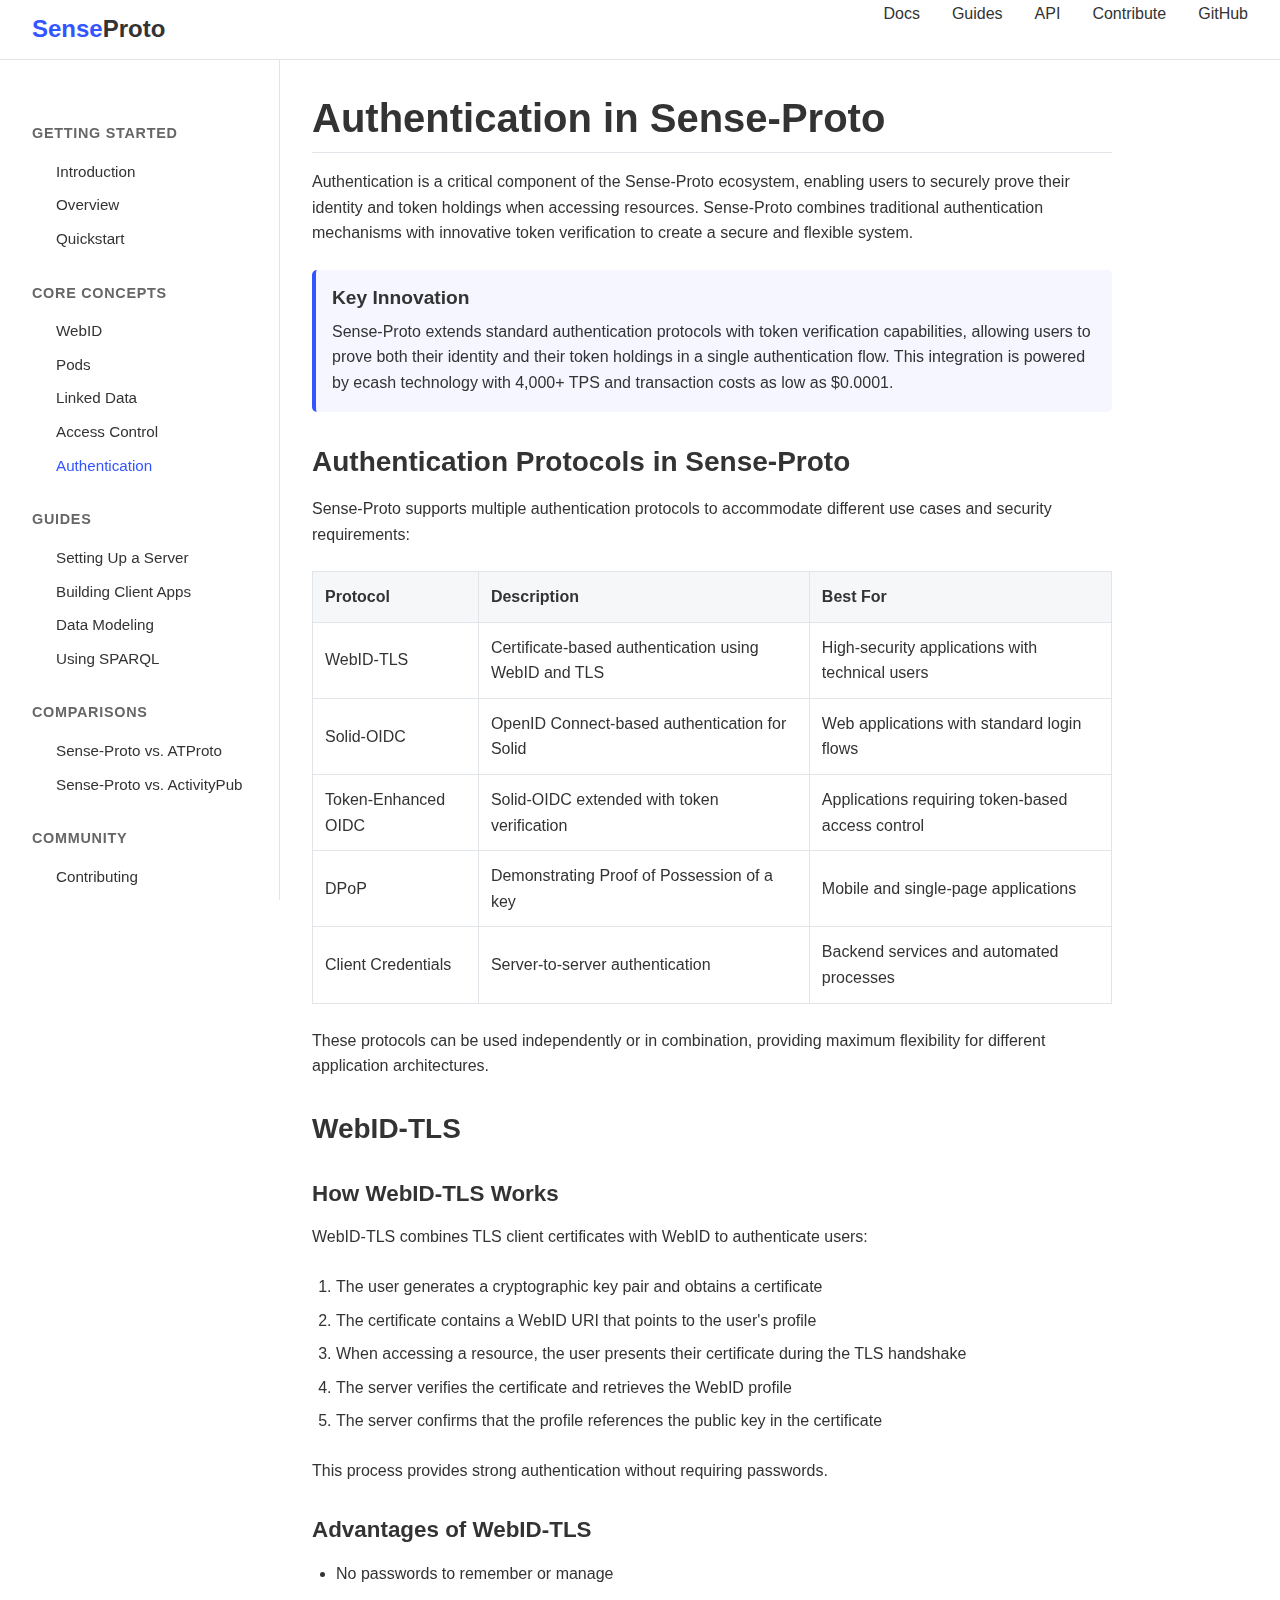
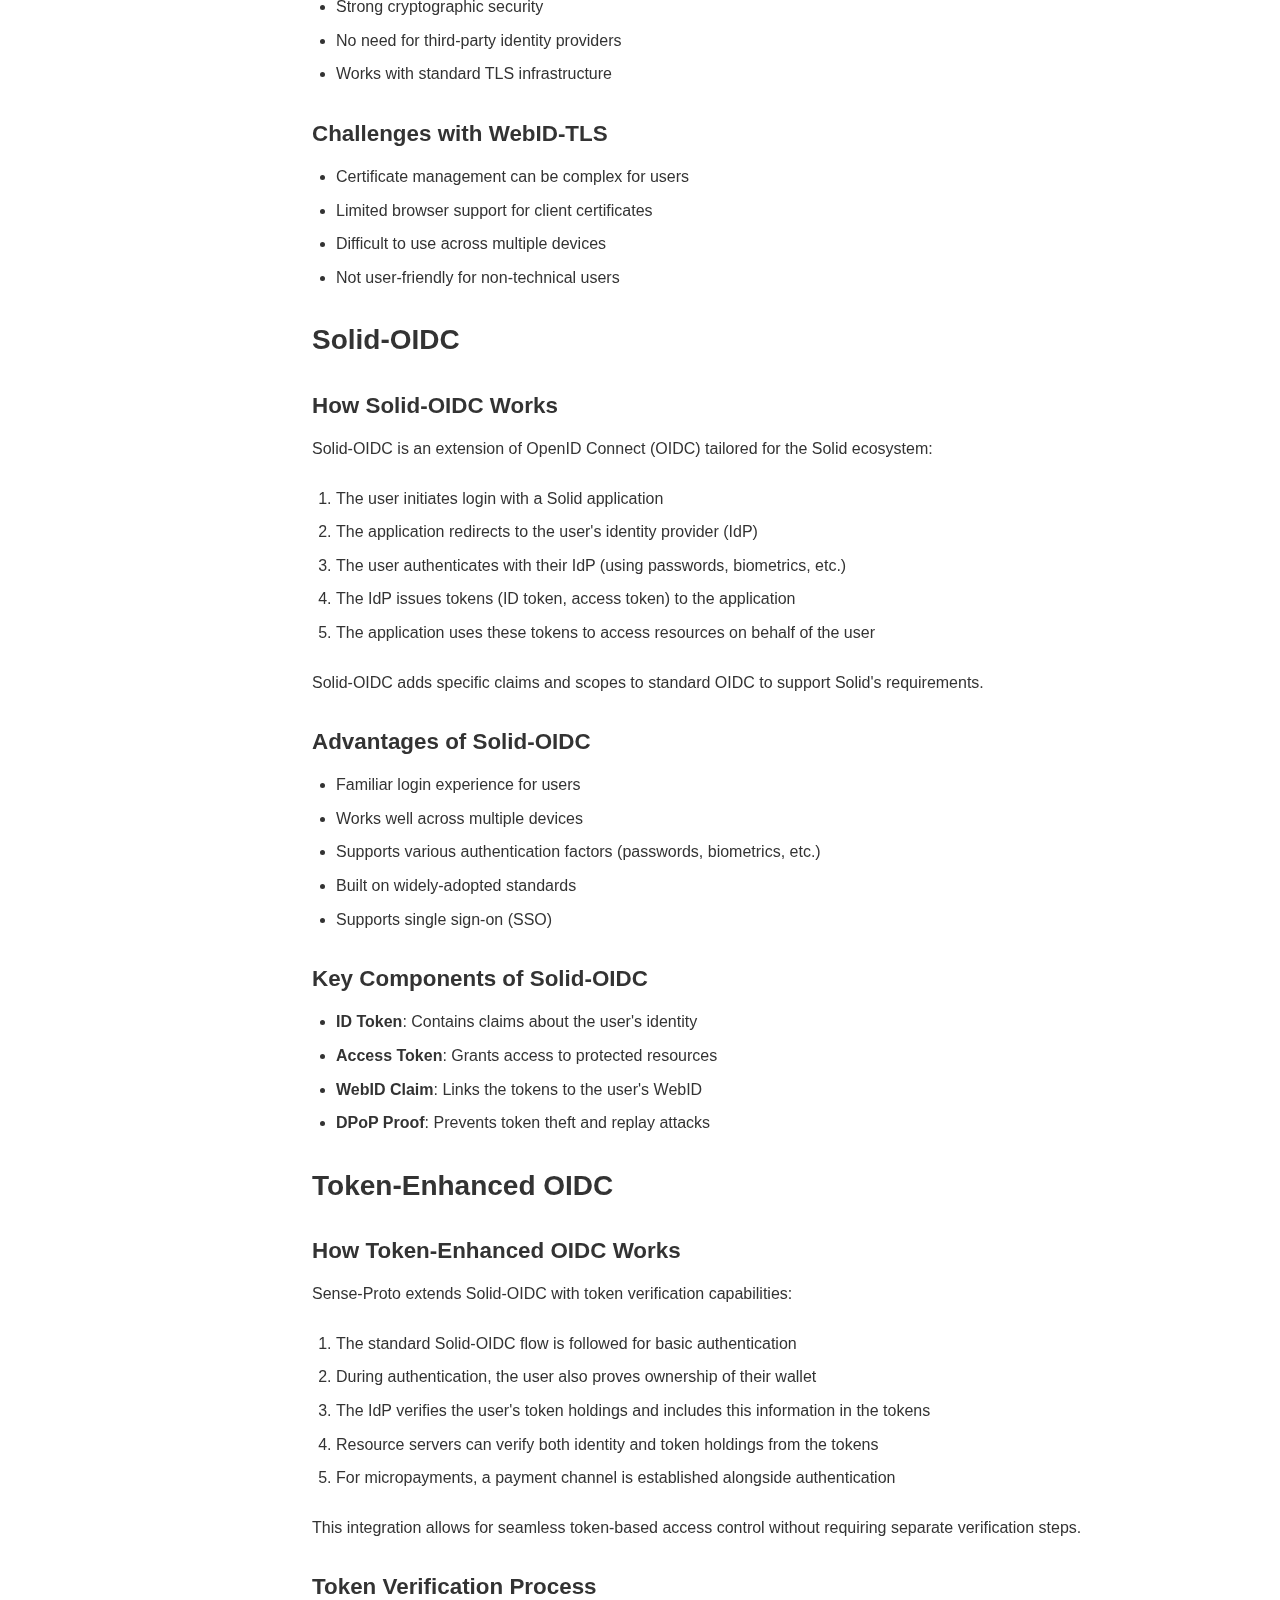
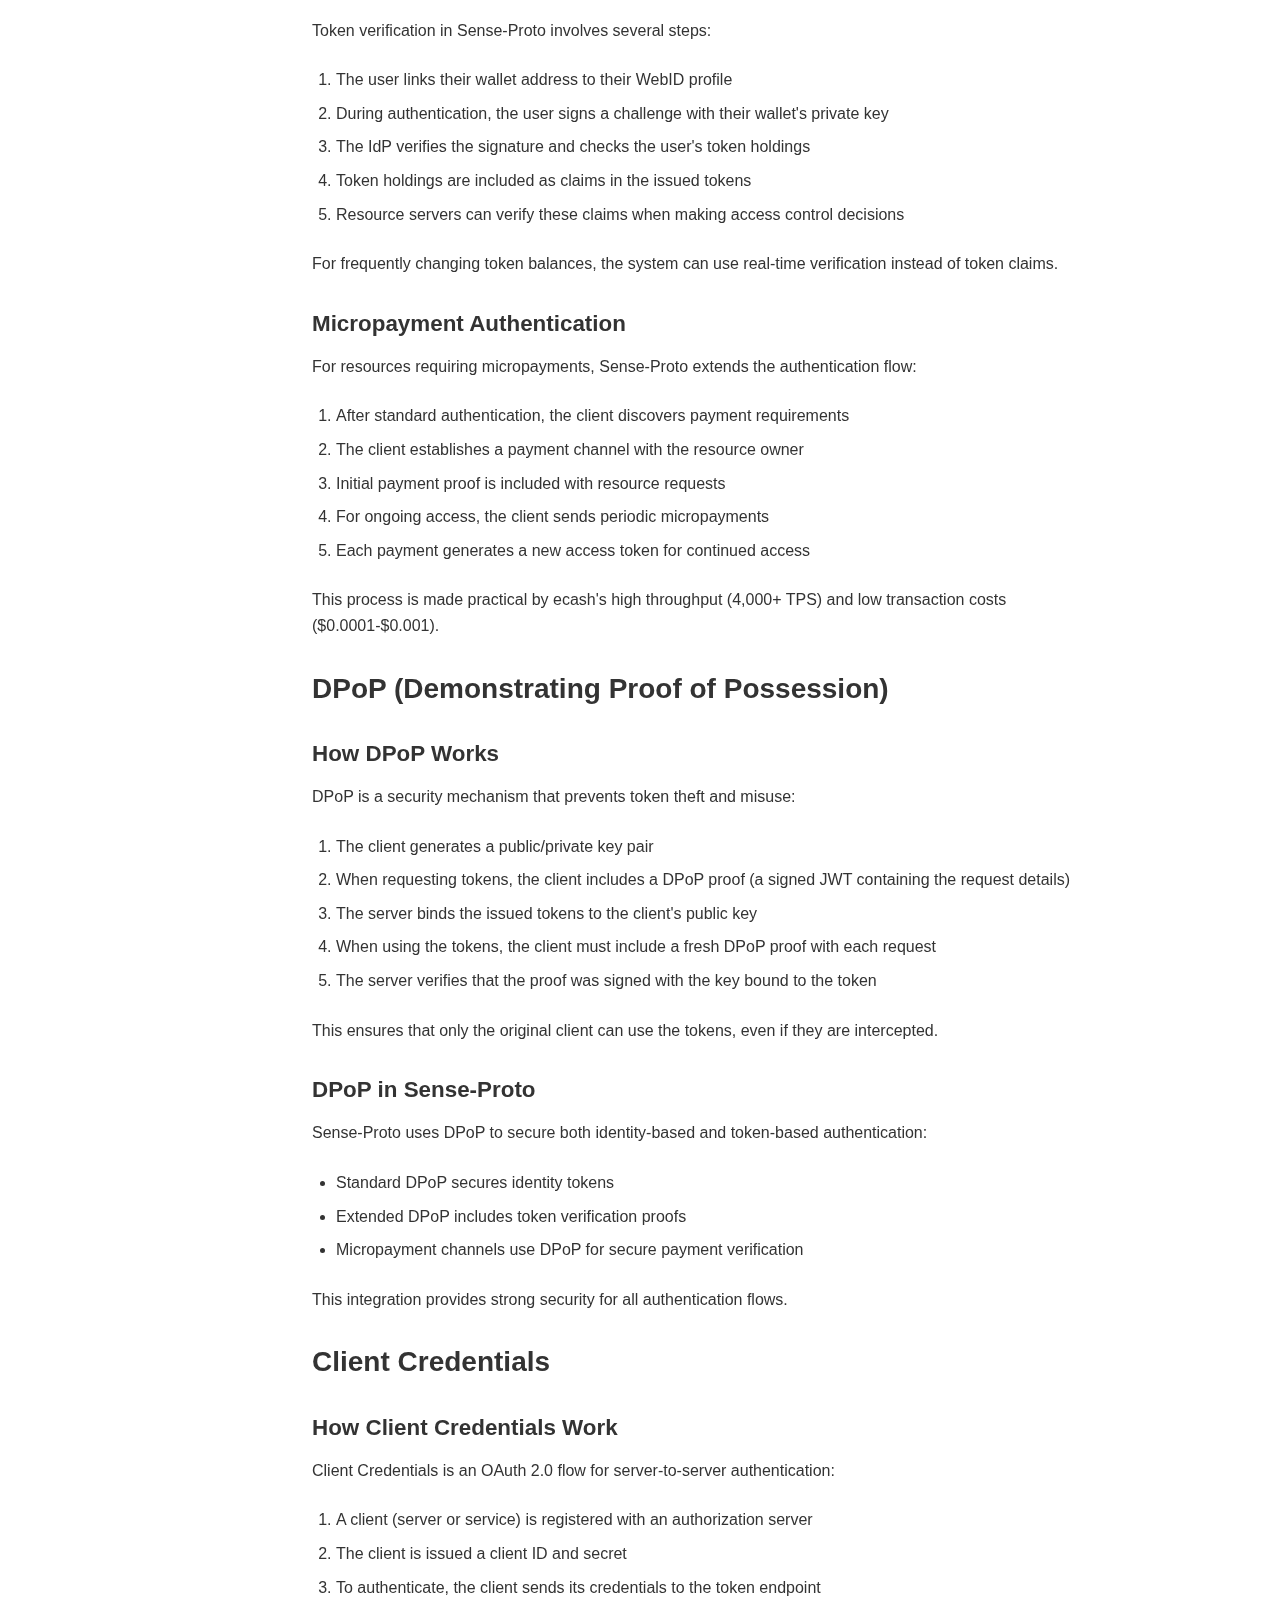
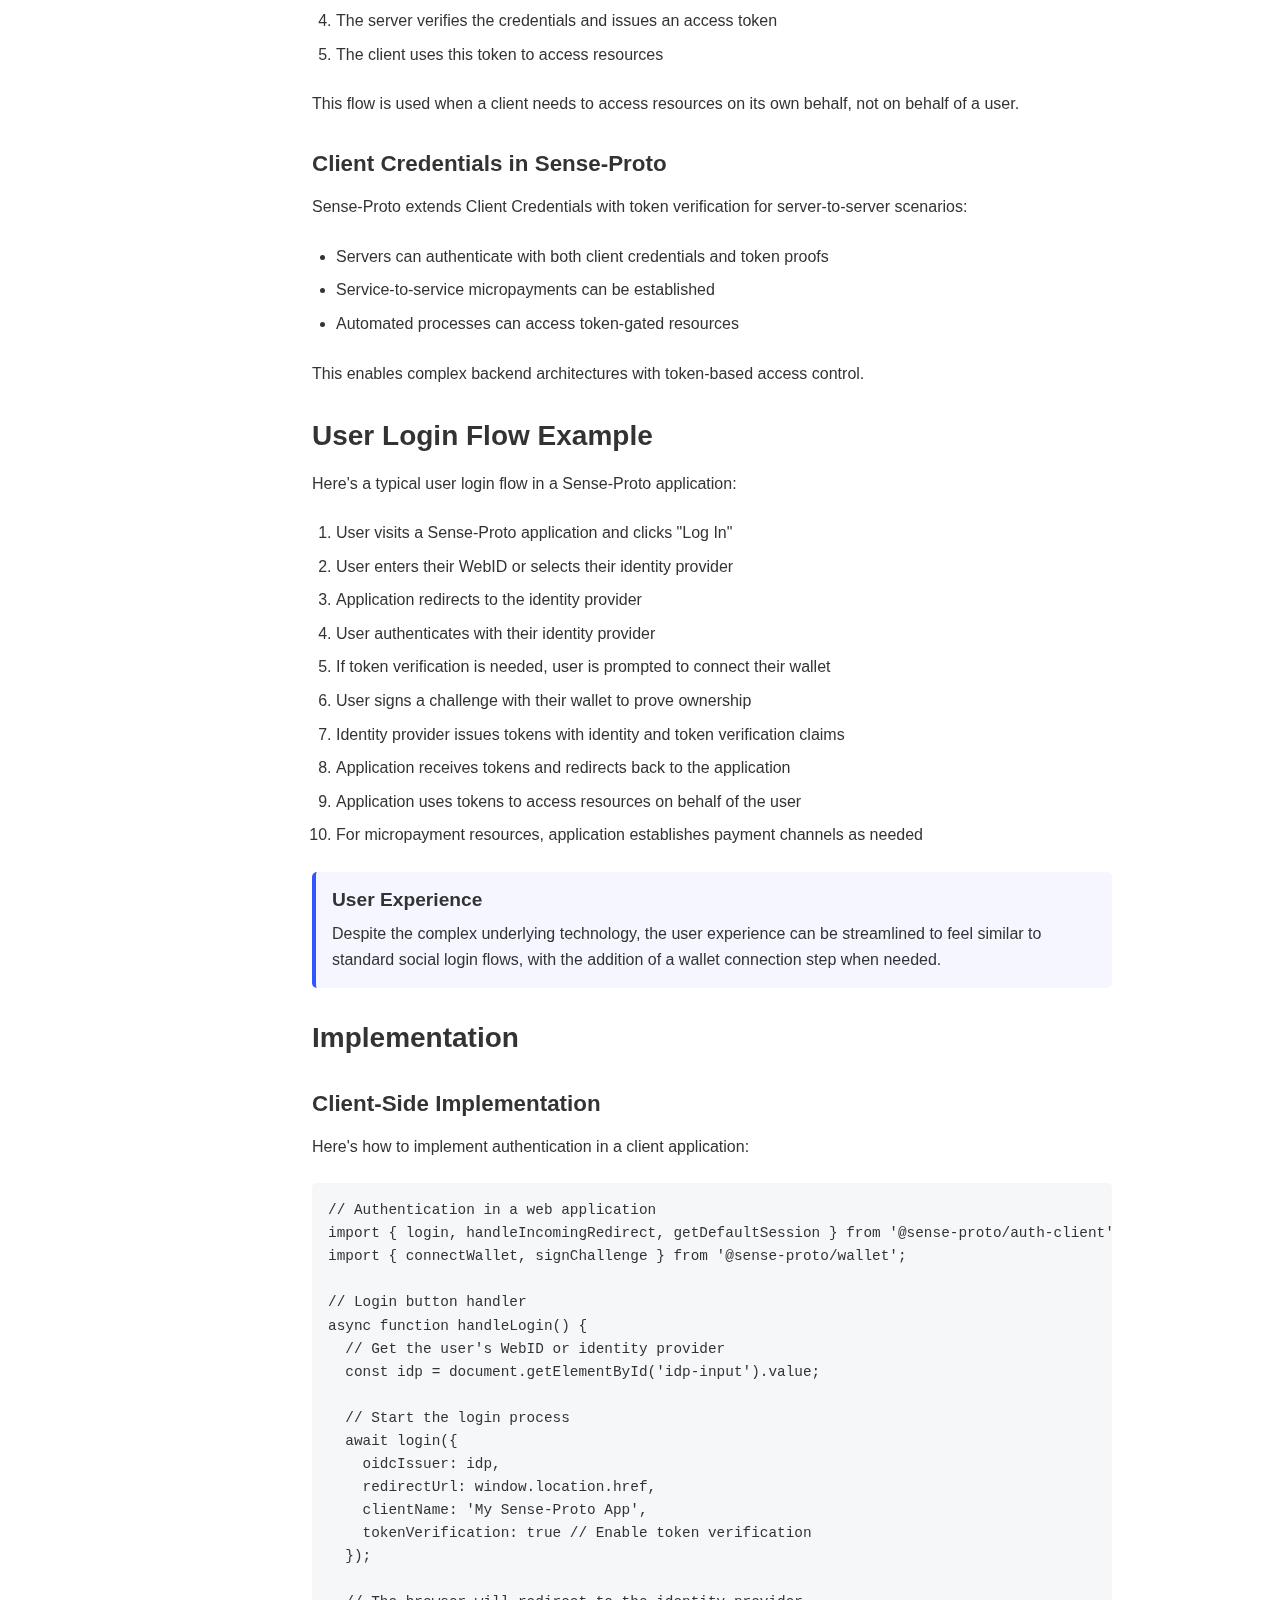
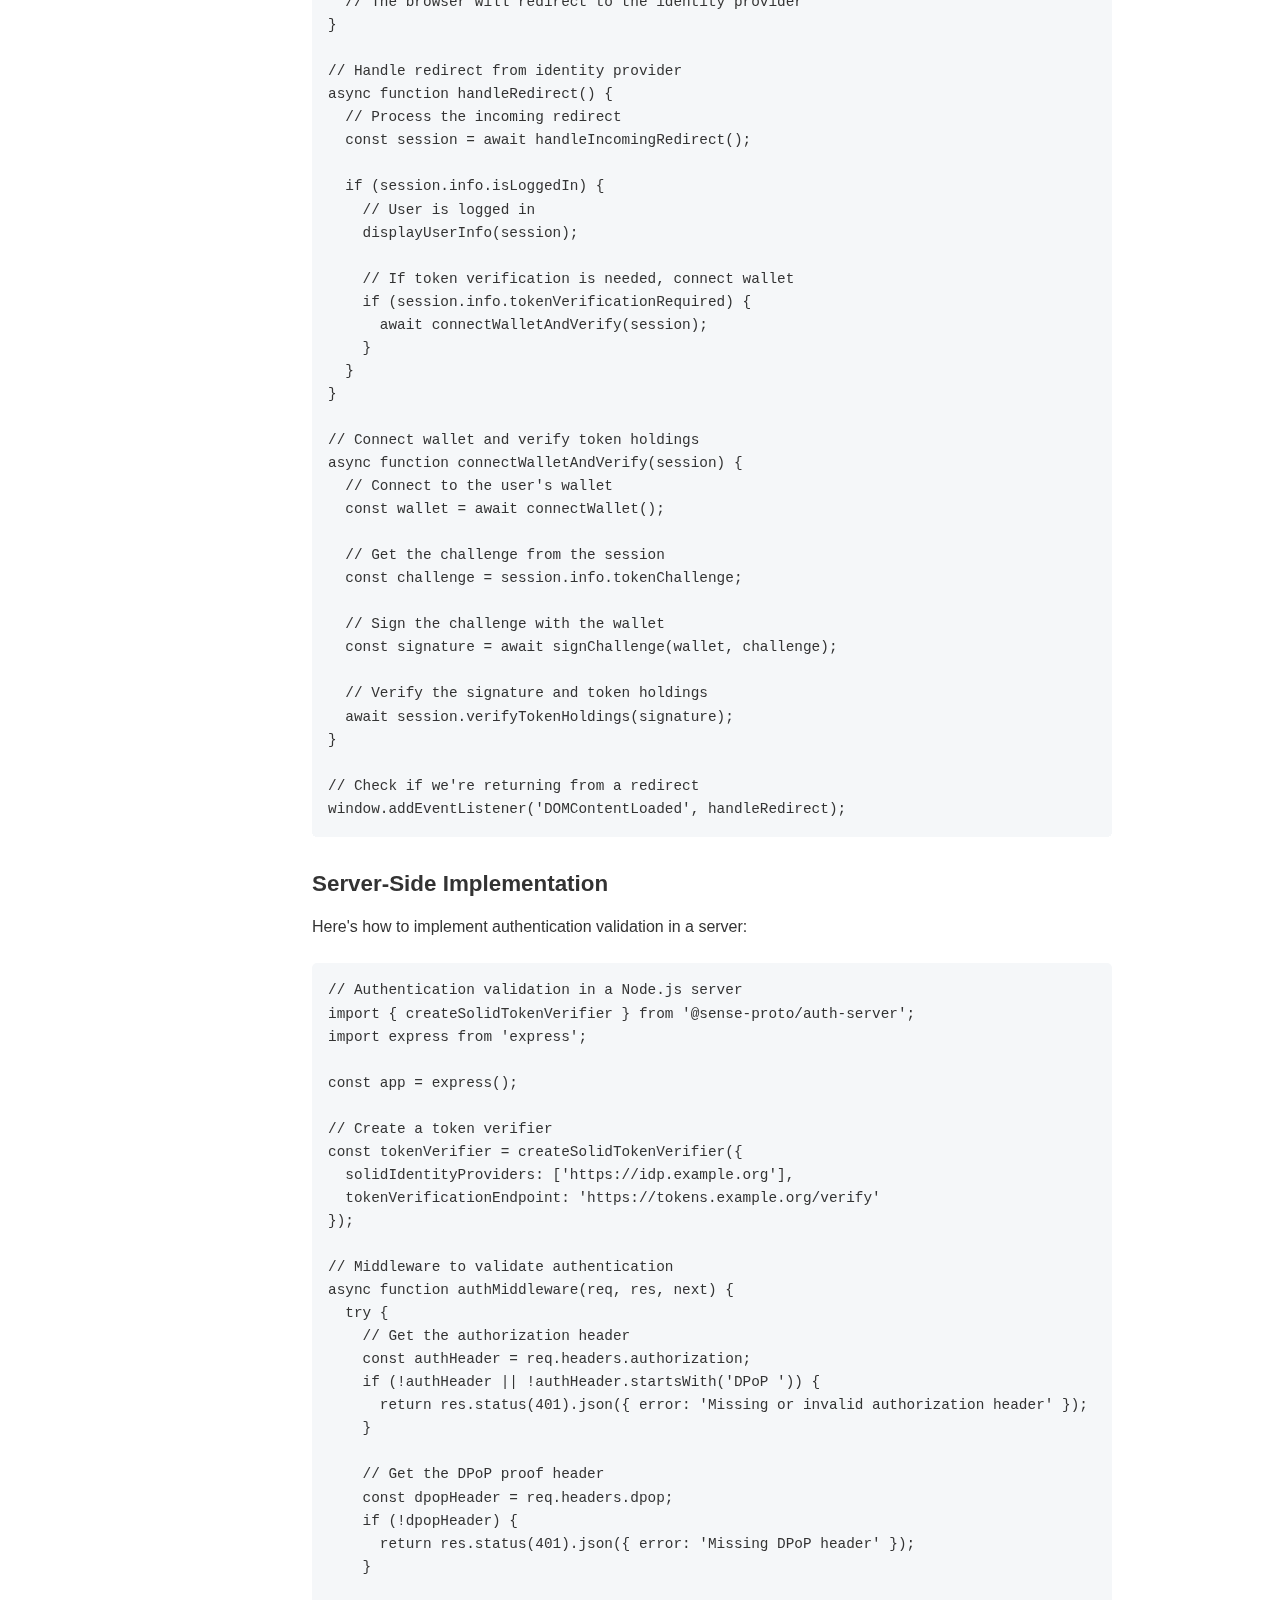
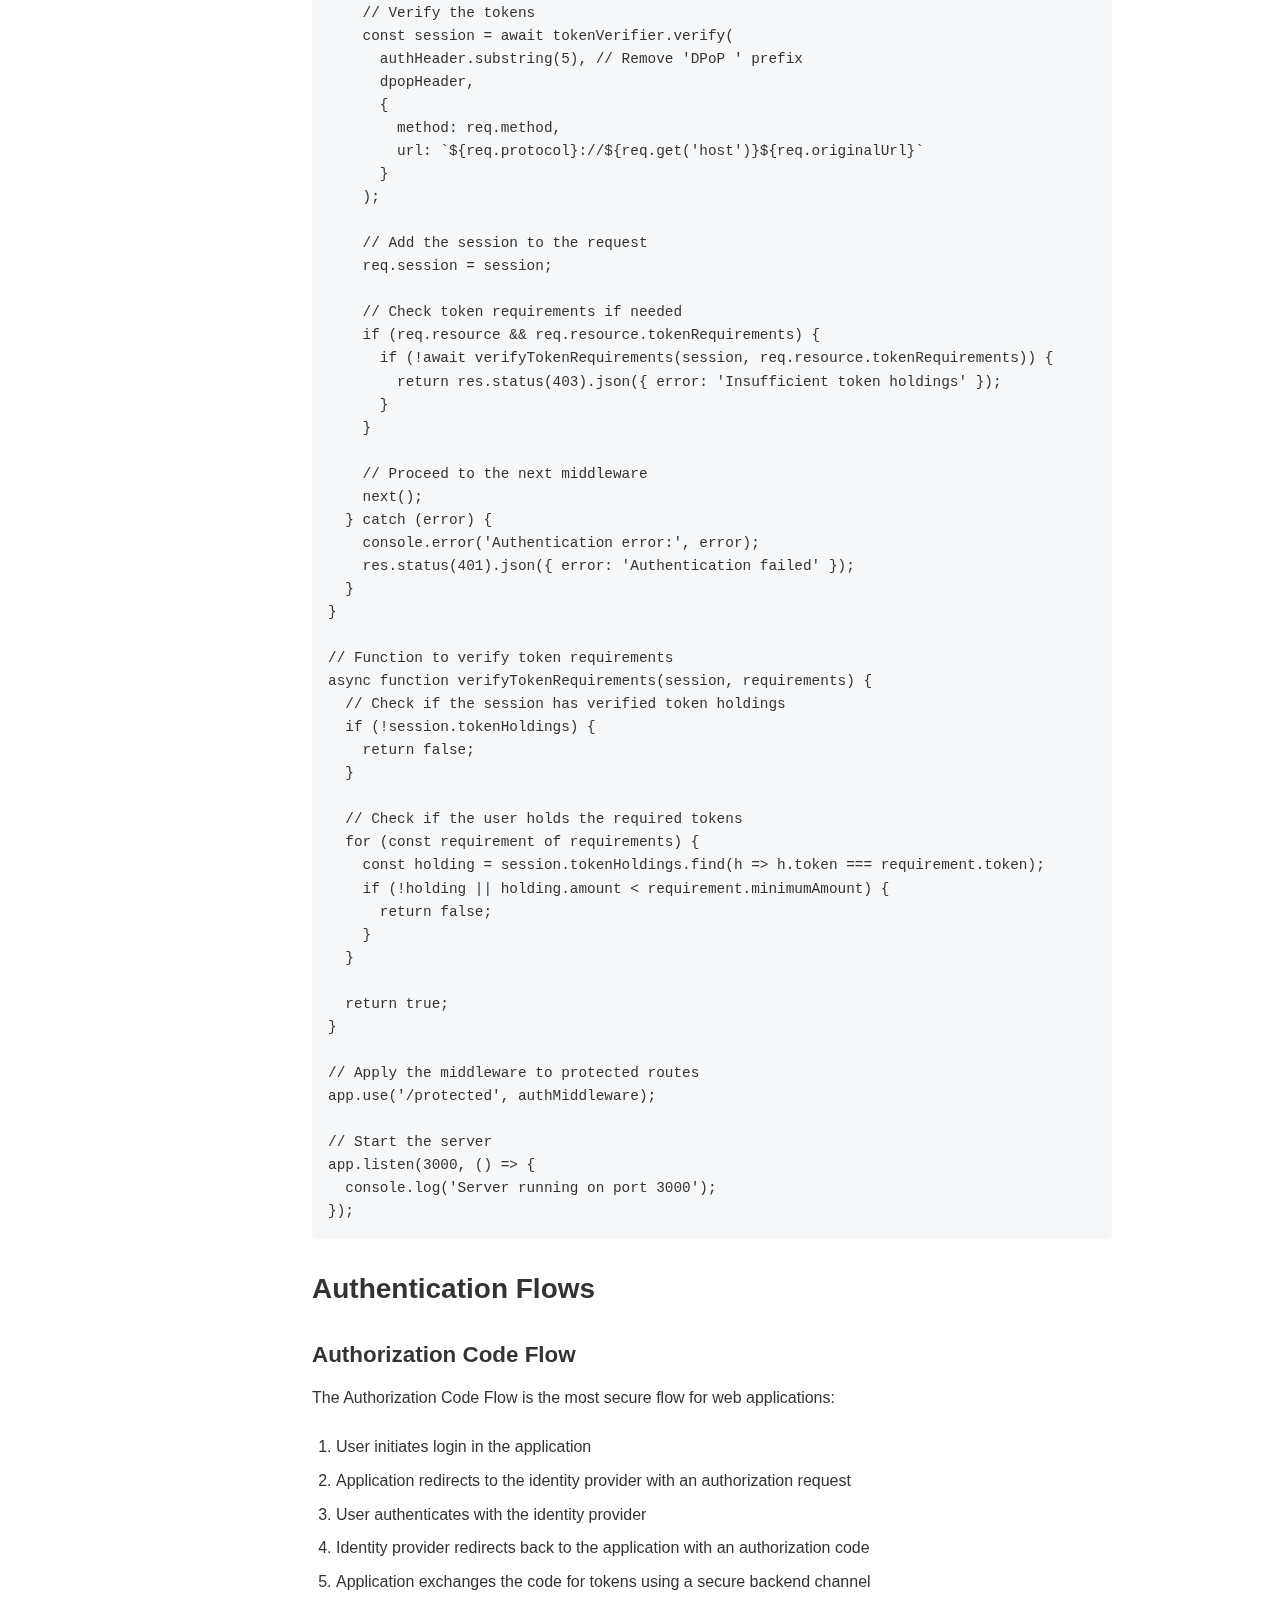
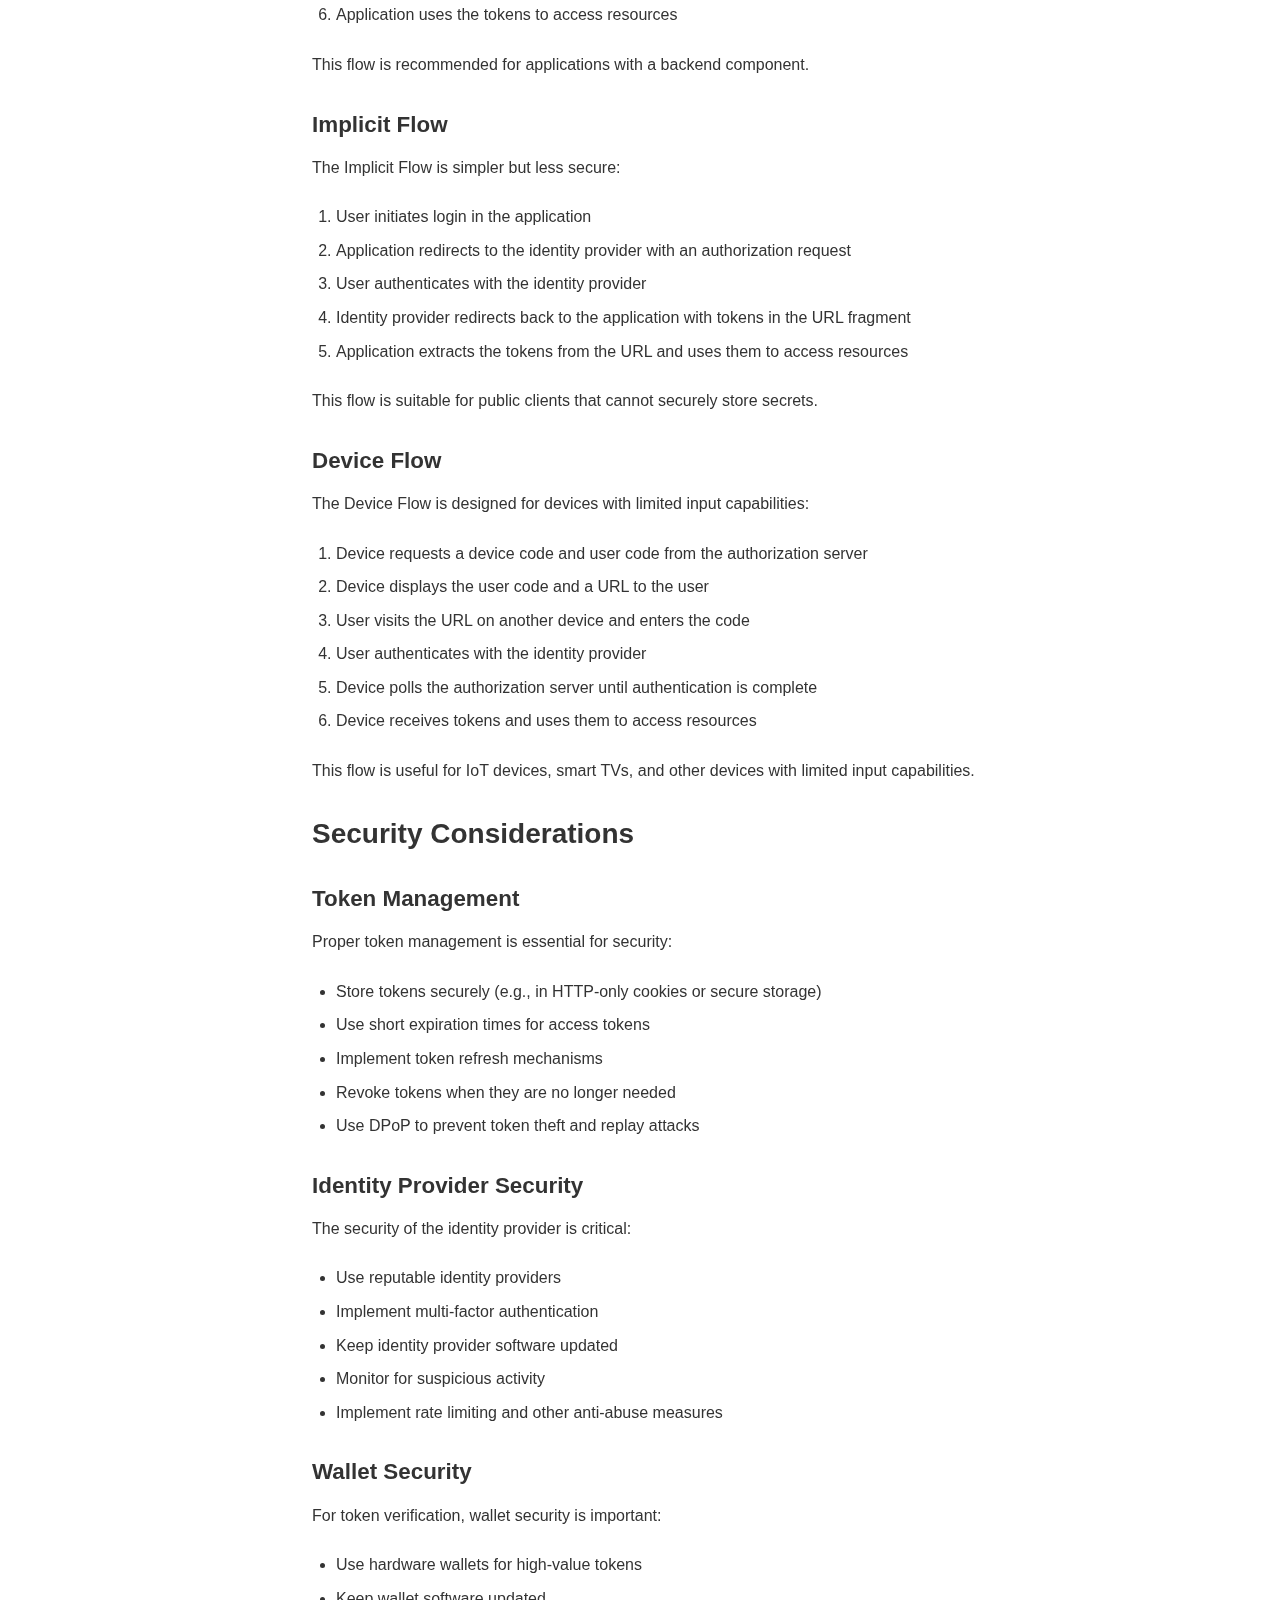
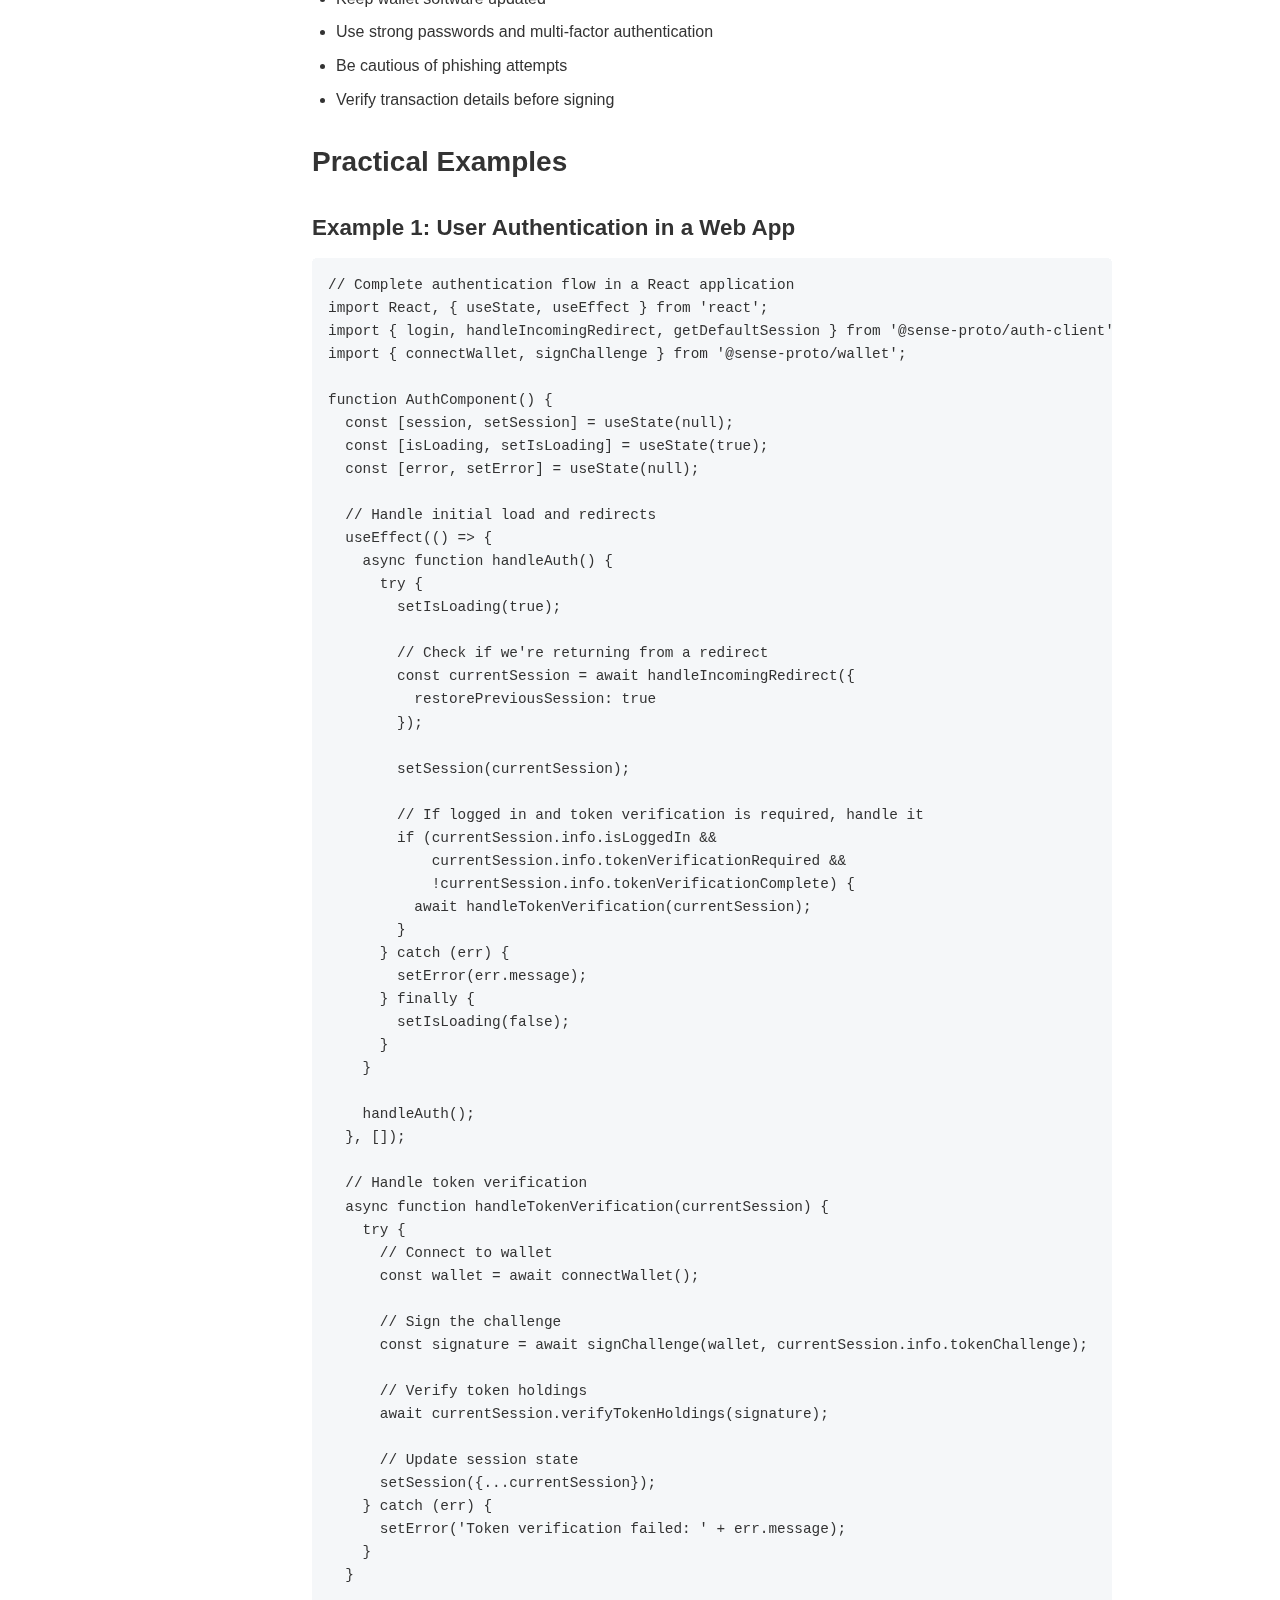
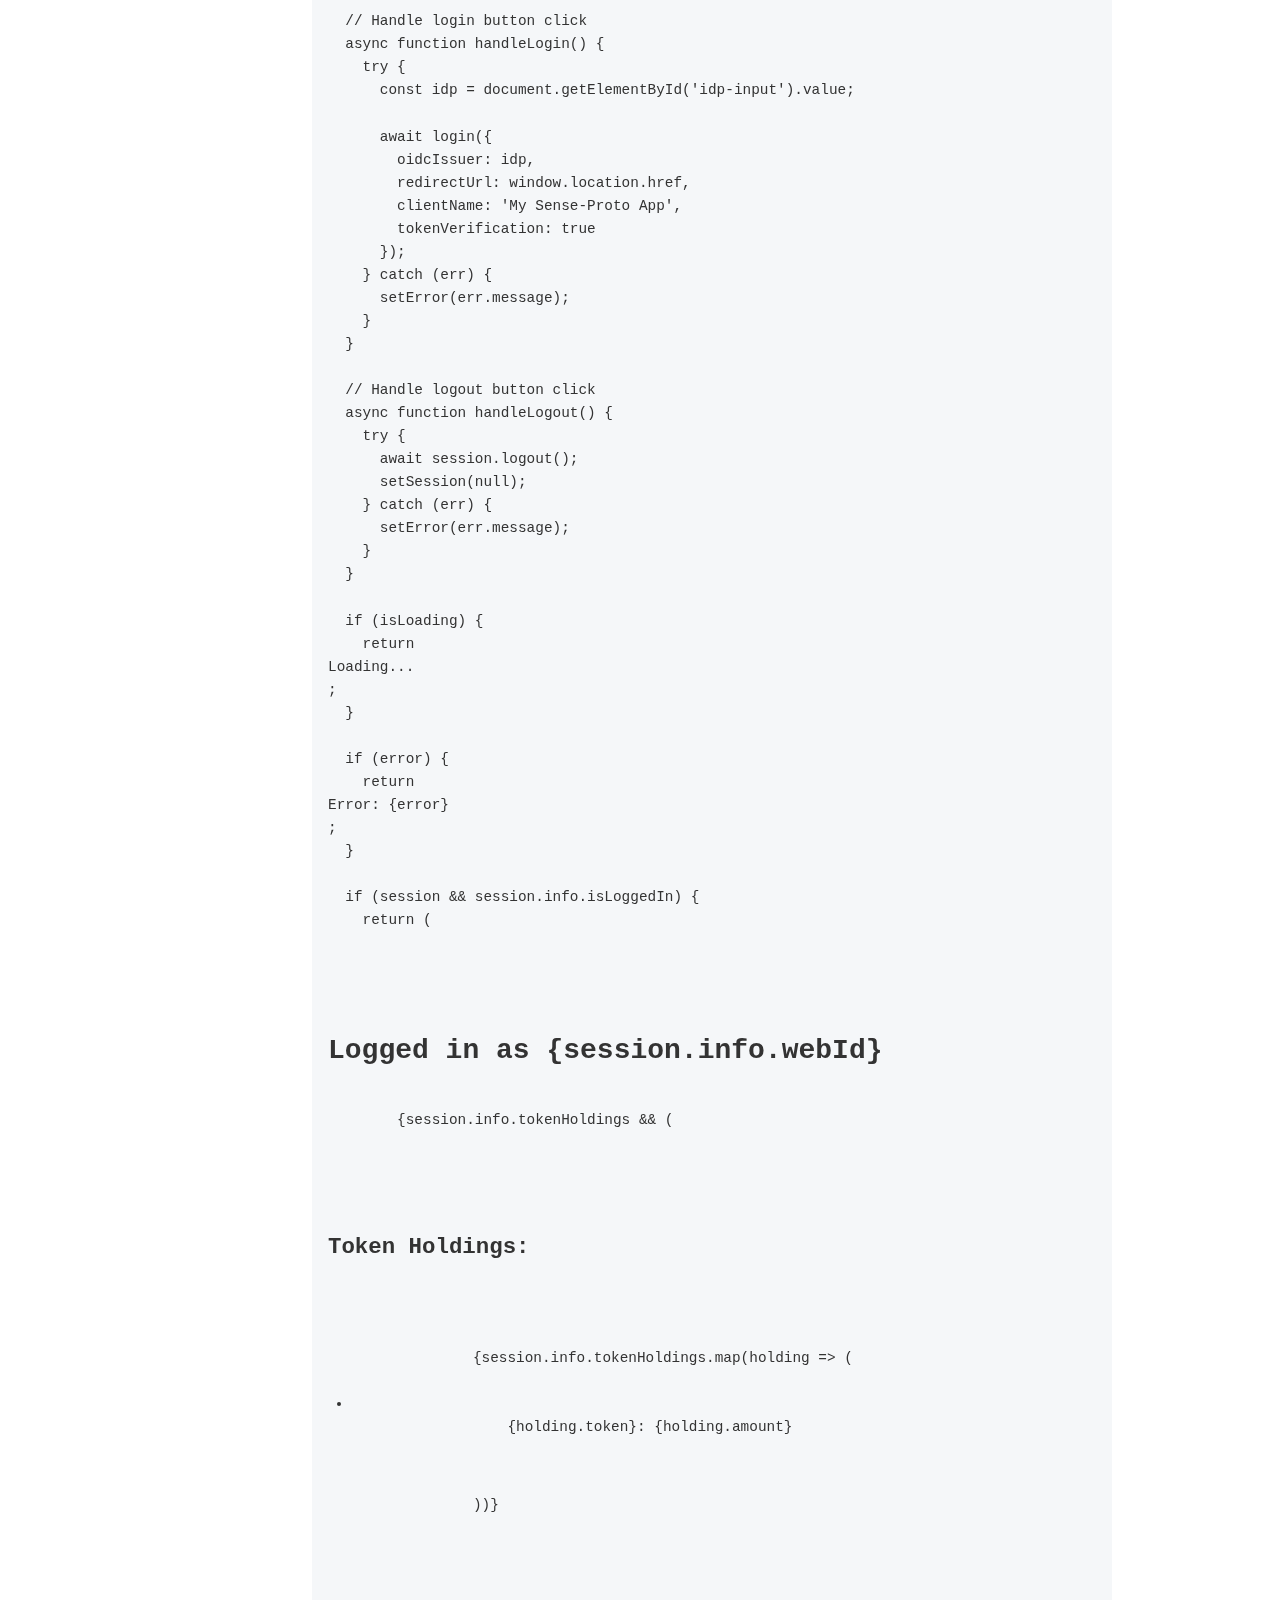
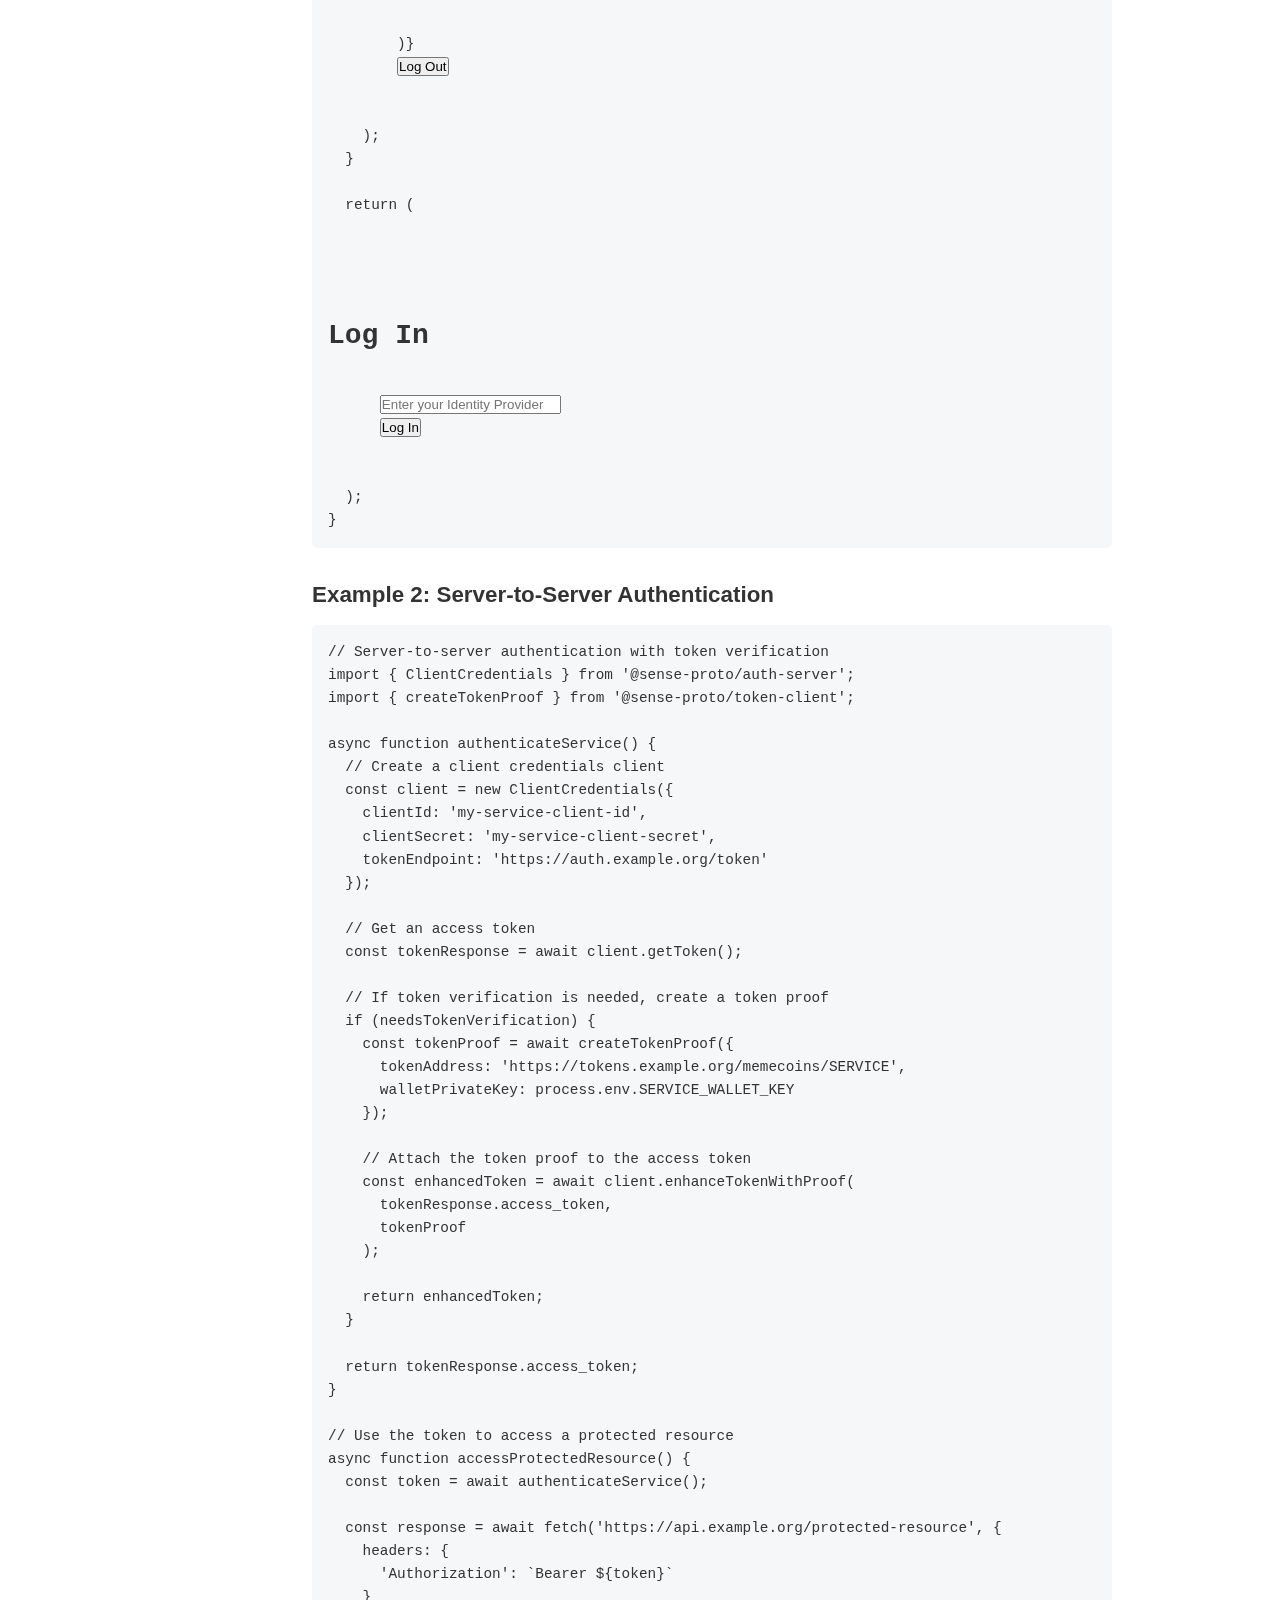
<file: documentation/sense-proto/authentication.html>
<!DOCTYPE html>
<html lang="en">
<head>
    <meta charset="UTF-8">
    <meta name="viewport" content="width=device-width, initial-scale=1.0">
    <title>Authentication - Sense-Proto Documentation</title>
    <link rel="stylesheet" href="css/styles.css">
    <link rel="icon" href="images/favicon.ico" type="image/x-icon">
</head>
<body>
    <header>
        <a href="index.html" class="logo">Sense<span>Proto</span></a>
        <nav>
            <ul>
                <li><a href="index.html">Docs</a></li>
                <li><a href="guides.html">Guides</a></li>
                <li><a href="api.html">API</a></li>
                <li><a href="contribute.html">Contribute</a></li>
                <li><a href="https://github.com/sense-proto/sense-proto" target="_blank">GitHub</a></li>
            </ul>
        </nav>
    </header>

    <div class="container">
        <aside class="sidebar">
            <h3>Getting Started</h3>
            <ul>
                <li><a href="index.html">Introduction</a></li>
                <li><a href="overview.html">Overview</a></li>
                <li><a href="quickstart.html">Quickstart</a></li>
            </ul>

            <h3>Core Concepts</h3>
            <ul>
                <li><a href="webid.html">WebID</a></li>
                <li><a href="pods.html">Pods</a></li>
                <li><a href="linked-data.html">Linked Data</a></li>
                <li><a href="access-control.html">Access Control</a></li>
                <li><a href="authentication.html" class="active">Authentication</a></li>
            </ul>

            <h3>Guides</h3>
            <ul>
                <li><a href="server-setup.html">Setting Up a Server</a></li>
                <li><a href="client-apps.html">Building Client Apps</a></li>
                <li><a href="data-model.html">Data Modeling</a></li>
                <li><a href="sparql.html">Using SPARQL</a></li>
            </ul>

            <h3>Comparisons</h3>
            <ul>
                <li><a href="vs-atproto.html">Sense-Proto vs. ATProto</a></li>
                <li><a href="vs-activitypub.html">Sense-Proto vs. ActivityPub</a></li>
            </ul>

            <h3>Community</h3>
            <ul>
                <li><a href="contribute.html">Contributing</a></li>
                <li><a href="sense-maker.html">Sense-Maker</a></li>
                <li><a href="resources.html">Resources</a></li>
            </ul>
        </aside>

        <main class="content">
            <h1>Authentication in Sense-Proto</h1>
            
            <p>Authentication is a critical component of the Sense-Proto ecosystem, enabling users to securely prove their identity and token holdings when accessing resources. Sense-Proto combines traditional authentication mechanisms with innovative token verification to create a secure and flexible system.</p>

            <div class="callout">
                <h4>Key Innovation</h4>
                <p>Sense-Proto extends standard authentication protocols with token verification capabilities, allowing users to prove both their identity and their token holdings in a single authentication flow. This integration is powered by ecash technology with 4,000+ TPS and transaction costs as low as $0.0001.</p>
            </div>

            <h2>Authentication Protocols in Sense-Proto</h2>
            
            <p>Sense-Proto supports multiple authentication protocols to accommodate different use cases and security requirements:</p>
            
            <table>
                <thead>
                    <tr>
                        <th>Protocol</th>
                        <th>Description</th>
                        <th>Best For</th>
                    </tr>
                </thead>
                <tbody>
                    <tr>
                        <td>WebID-TLS</td>
                        <td>Certificate-based authentication using WebID and TLS</td>
                        <td>High-security applications with technical users</td>
                    </tr>
                    <tr>
                        <td>Solid-OIDC</td>
                        <td>OpenID Connect-based authentication for Solid</td>
                        <td>Web applications with standard login flows</td>
                    </tr>
                    <tr>
                        <td>Token-Enhanced OIDC</td>
                        <td>Solid-OIDC extended with token verification</td>
                        <td>Applications requiring token-based access control</td>
                    </tr>
                    <tr>
                        <td>DPoP</td>
                        <td>Demonstrating Proof of Possession of a key</td>
                        <td>Mobile and single-page applications</td>
                    </tr>
                    <tr>
                        <td>Client Credentials</td>
                        <td>Server-to-server authentication</td>
                        <td>Backend services and automated processes</td>
                    </tr>
                </tbody>
            </table>
            
            <p>These protocols can be used independently or in combination, providing maximum flexibility for different application architectures.</p>

            <h2>WebID-TLS</h2>
            
            <h3>How WebID-TLS Works</h3>
            
            <p>WebID-TLS combines TLS client certificates with WebID to authenticate users:</p>
            
            <ol>
                <li>The user generates a cryptographic key pair and obtains a certificate</li>
                <li>The certificate contains a WebID URI that points to the user's profile</li>
                <li>When accessing a resource, the user presents their certificate during the TLS handshake</li>
                <li>The server verifies the certificate and retrieves the WebID profile</li>
                <li>The server confirms that the profile references the public key in the certificate</li>
            </ol>
            
            <p>This process provides strong authentication without requiring passwords.</p>

            <h3>Advantages of WebID-TLS</h3>
            
            <ul>
                <li>No passwords to remember or manage</li>
                <li>Strong cryptographic security</li>
                <li>No need for third-party identity providers</li>
                <li>Works with standard TLS infrastructure</li>
            </ul>

            <h3>Challenges with WebID-TLS</h3>
            
            <ul>
                <li>Certificate management can be complex for users</li>
                <li>Limited browser support for client certificates</li>
                <li>Difficult to use across multiple devices</li>
                <li>Not user-friendly for non-technical users</li>
            </ul>

            <h2>Solid-OIDC</h2>
            
            <h3>How Solid-OIDC Works</h3>
            
            <p>Solid-OIDC is an extension of OpenID Connect (OIDC) tailored for the Solid ecosystem:</p>
            
            <ol>
                <li>The user initiates login with a Solid application</li>
                <li>The application redirects to the user's identity provider (IdP)</li>
                <li>The user authenticates with their IdP (using passwords, biometrics, etc.)</li>
                <li>The IdP issues tokens (ID token, access token) to the application</li>
                <li>The application uses these tokens to access resources on behalf of the user</li>
            </ol>
            
            <p>Solid-OIDC adds specific claims and scopes to standard OIDC to support Solid's requirements.</p>

            <h3>Advantages of Solid-OIDC</h3>
            
            <ul>
                <li>Familiar login experience for users</li>
                <li>Works well across multiple devices</li>
                <li>Supports various authentication factors (passwords, biometrics, etc.)</li>
                <li>Built on widely-adopted standards</li>
                <li>Supports single sign-on (SSO)</li>
            </ul>

            <h3>Key Components of Solid-OIDC</h3>
            
            <ul>
                <li><strong>ID Token</strong>: Contains claims about the user's identity</li>
                <li><strong>Access Token</strong>: Grants access to protected resources</li>
                <li><strong>WebID Claim</strong>: Links the tokens to the user's WebID</li>
                <li><strong>DPoP Proof</strong>: Prevents token theft and replay attacks</li>
            </ul>

            <h2>Token-Enhanced OIDC</h2>
            
            <h3>How Token-Enhanced OIDC Works</h3>
            
            <p>Sense-Proto extends Solid-OIDC with token verification capabilities:</p>
            
            <ol>
                <li>The standard Solid-OIDC flow is followed for basic authentication</li>
                <li>During authentication, the user also proves ownership of their wallet</li>
                <li>The IdP verifies the user's token holdings and includes this information in the tokens</li>
                <li>Resource servers can verify both identity and token holdings from the tokens</li>
                <li>For micropayments, a payment channel is established alongside authentication</li>
            </ol>
            
            <p>This integration allows for seamless token-based access control without requiring separate verification steps.</p>

            <h3>Token Verification Process</h3>
            
            <p>Token verification in Sense-Proto involves several steps:</p>
            
            <ol>
                <li>The user links their wallet address to their WebID profile</li>
                <li>During authentication, the user signs a challenge with their wallet's private key</li>
                <li>The IdP verifies the signature and checks the user's token holdings</li>
                <li>Token holdings are included as claims in the issued tokens</li>
                <li>Resource servers can verify these claims when making access control decisions</li>
            </ol>
            
            <p>For frequently changing token balances, the system can use real-time verification instead of token claims.</p>

            <h3>Micropayment Authentication</h3>
            
            <p>For resources requiring micropayments, Sense-Proto extends the authentication flow:</p>
            
            <ol>
                <li>After standard authentication, the client discovers payment requirements</li>
                <li>The client establishes a payment channel with the resource owner</li>
                <li>Initial payment proof is included with resource requests</li>
                <li>For ongoing access, the client sends periodic micropayments</li>
                <li>Each payment generates a new access token for continued access</li>
            </ol>
            
            <p>This process is made practical by ecash's high throughput (4,000+ TPS) and low transaction costs ($0.0001-$0.001).</p>

            <h2>DPoP (Demonstrating Proof of Possession)</h2>
            
            <h3>How DPoP Works</h3>
            
            <p>DPoP is a security mechanism that prevents token theft and misuse:</p>
            
            <ol>
                <li>The client generates a public/private key pair</li>
                <li>When requesting tokens, the client includes a DPoP proof (a signed JWT containing the request details)</li>
                <li>The server binds the issued tokens to the client's public key</li>
                <li>When using the tokens, the client must include a fresh DPoP proof with each request</li>
                <li>The server verifies that the proof was signed with the key bound to the token</li>
            </ol>
            
            <p>This ensures that only the original client can use the tokens, even if they are intercepted.</p>

            <h3>DPoP in Sense-Proto</h3>
            
            <p>Sense-Proto uses DPoP to secure both identity-based and token-based authentication:</p>
            
            <ul>
                <li>Standard DPoP secures identity tokens</li>
                <li>Extended DPoP includes token verification proofs</li>
                <li>Micropayment channels use DPoP for secure payment verification</li>
            </ul>
            
            <p>This integration provides strong security for all authentication flows.</p>

            <h2>Client Credentials</h2>
            
            <h3>How Client Credentials Work</h3>
            
            <p>Client Credentials is an OAuth 2.0 flow for server-to-server authentication:</p>
            
            <ol>
                <li>A client (server or service) is registered with an authorization server</li>
                <li>The client is issued a client ID and secret</li>
                <li>To authenticate, the client sends its credentials to the token endpoint</li>
                <li>The server verifies the credentials and issues an access token</li>
                <li>The client uses this token to access resources</li>
            </ol>
            
            <p>This flow is used when a client needs to access resources on its own behalf, not on behalf of a user.</p>

            <h3>Client Credentials in Sense-Proto</h3>
            
            <p>Sense-Proto extends Client Credentials with token verification for server-to-server scenarios:</p>
            
            <ul>
                <li>Servers can authenticate with both client credentials and token proofs</li>
                <li>Service-to-service micropayments can be established</li>
                <li>Automated processes can access token-gated resources</li>
            </ul>
            
            <p>This enables complex backend architectures with token-based access control.</p>

            <h2>User Login Flow Example</h2>
            
            <p>Here's a typical user login flow in a Sense-Proto application:</p>
            
            <ol>
                <li>User visits a Sense-Proto application and clicks "Log In"</li>
                <li>User enters their WebID or selects their identity provider</li>
                <li>Application redirects to the identity provider</li>
                <li>User authenticates with their identity provider</li>
                <li>If token verification is needed, user is prompted to connect their wallet</li>
                <li>User signs a challenge with their wallet to prove ownership</li>
                <li>Identity provider issues tokens with identity and token verification claims</li>
                <li>Application receives tokens and redirects back to the application</li>
                <li>Application uses tokens to access resources on behalf of the user</li>
                <li>For micropayment resources, application establishes payment channels as needed</li>
            </ol>
            
            <div class="callout">
                <h4>User Experience</h4>
                <p>Despite the complex underlying technology, the user experience can be streamlined to feel similar to standard social login flows, with the addition of a wallet connection step when needed.</p>
            </div>

            <h2>Implementation</h2>
            
            <h3>Client-Side Implementation</h3>
            
            <p>Here's how to implement authentication in a client application:</p>
            
            <pre><code>// Authentication in a web application
import { login, handleIncomingRedirect, getDefaultSession } from '@sense-proto/auth-client';
import { connectWallet, signChallenge } from '@sense-proto/wallet';

// Login button handler
async function handleLogin() {
  // Get the user's WebID or identity provider
  const idp = document.getElementById('idp-input').value;
  
  // Start the login process
  await login({
    oidcIssuer: idp,
    redirectUrl: window.location.href,
    clientName: 'My Sense-Proto App',
    tokenVerification: true // Enable token verification
  });
  
  // The browser will redirect to the identity provider
}

// Handle redirect from identity provider
async function handleRedirect() {
  // Process the incoming redirect
  const session = await handleIncomingRedirect();
  
  if (session.info.isLoggedIn) {
    // User is logged in
    displayUserInfo(session);
    
    // If token verification is needed, connect wallet
    if (session.info.tokenVerificationRequired) {
      await connectWalletAndVerify(session);
    }
  }
}

// Connect wallet and verify token holdings
async function connectWalletAndVerify(session) {
  // Connect to the user's wallet
  const wallet = await connectWallet();
  
  // Get the challenge from the session
  const challenge = session.info.tokenChallenge;
  
  // Sign the challenge with the wallet
  const signature = await signChallenge(wallet, challenge);
  
  // Verify the signature and token holdings
  await session.verifyTokenHoldings(signature);
}

// Check if we're returning from a redirect
window.addEventListener('DOMContentLoaded', handleRedirect);</code></pre>

            <h3>Server-Side Implementation</h3>
            
            <p>Here's how to implement authentication validation in a server:</p>
            
            <pre><code>// Authentication validation in a Node.js server
import { createSolidTokenVerifier } from '@sense-proto/auth-server';
import express from 'express';

const app = express();

// Create a token verifier
const tokenVerifier = createSolidTokenVerifier({
  solidIdentityProviders: ['https://idp.example.org'],
  tokenVerificationEndpoint: 'https://tokens.example.org/verify'
});

// Middleware to validate authentication
async function authMiddleware(req, res, next) {
  try {
    // Get the authorization header
    const authHeader = req.headers.authorization;
    if (!authHeader || !authHeader.startsWith('DPoP ')) {
      return res.status(401).json({ error: 'Missing or invalid authorization header' });
    }
    
    // Get the DPoP proof header
    const dpopHeader = req.headers.dpop;
    if (!dpopHeader) {
      return res.status(401).json({ error: 'Missing DPoP header' });
    }
    
    // Verify the tokens
    const session = await tokenVerifier.verify(
      authHeader.substring(5), // Remove 'DPoP ' prefix
      dpopHeader,
      {
        method: req.method,
        url: `${req.protocol}://${req.get('host')}${req.originalUrl}`
      }
    );
    
    // Add the session to the request
    req.session = session;
    
    // Check token requirements if needed
    if (req.resource && req.resource.tokenRequirements) {
      if (!await verifyTokenRequirements(session, req.resource.tokenRequirements)) {
        return res.status(403).json({ error: 'Insufficient token holdings' });
      }
    }
    
    // Proceed to the next middleware
    next();
  } catch (error) {
    console.error('Authentication error:', error);
    res.status(401).json({ error: 'Authentication failed' });
  }
}

// Function to verify token requirements
async function verifyTokenRequirements(session, requirements) {
  // Check if the session has verified token holdings
  if (!session.tokenHoldings) {
    return false;
  }
  
  // Check if the user holds the required tokens
  for (const requirement of requirements) {
    const holding = session.tokenHoldings.find(h => h.token === requirement.token);
    if (!holding || holding.amount < requirement.minimumAmount) {
      return false;
    }
  }
  
  return true;
}

// Apply the middleware to protected routes
app.use('/protected', authMiddleware);

// Start the server
app.listen(3000, () => {
  console.log('Server running on port 3000');
});</code></pre>

            <h2>Authentication Flows</h2>
            
            <h3>Authorization Code Flow</h3>
            
            <p>The Authorization Code Flow is the most secure flow for web applications:</p>
            
            <ol>
                <li>User initiates login in the application</li>
                <li>Application redirects to the identity provider with an authorization request</li>
                <li>User authenticates with the identity provider</li>
                <li>Identity provider redirects back to the application with an authorization code</li>
                <li>Application exchanges the code for tokens using a secure backend channel</li>
                <li>Application uses the tokens to access resources</li>
            </ol>
            
            <p>This flow is recommended for applications with a backend component.</p>

            <h3>Implicit Flow</h3>
            
            <p>The Implicit Flow is simpler but less secure:</p>
            
            <ol>
                <li>User initiates login in the application</li>
                <li>Application redirects to the identity provider with an authorization request</li>
                <li>User authenticates with the identity provider</li>
                <li>Identity provider redirects back to the application with tokens in the URL fragment</li>
                <li>Application extracts the tokens from the URL and uses them to access resources</li>
            </ol>
            
            <p>This flow is suitable for public clients that cannot securely store secrets.</p>

            <h3>Device Flow</h3>
            
            <p>The Device Flow is designed for devices with limited input capabilities:</p>
            
            <ol>
                <li>Device requests a device code and user code from the authorization server</li>
                <li>Device displays the user code and a URL to the user</li>
                <li>User visits the URL on another device and enters the code</li>
                <li>User authenticates with the identity provider</li>
                <li>Device polls the authorization server until authentication is complete</li>
                <li>Device receives tokens and uses them to access resources</li>
            </ol>
            
            <p>This flow is useful for IoT devices, smart TVs, and other devices with limited input capabilities.</p>

            <h2>Security Considerations</h2>
            
            <h3>Token Management</h3>
            
            <p>Proper token management is essential for security:</p>
            
            <ul>
                <li>Store tokens securely (e.g., in HTTP-only cookies or secure storage)</li>
                <li>Use short expiration times for access tokens</li>
                <li>Implement token refresh mechanisms</li>
                <li>Revoke tokens when they are no longer needed</li>
                <li>Use DPoP to prevent token theft and replay attacks</li>
            </ul>

            <h3>Identity Provider Security</h3>
            
            <p>The security of the identity provider is critical:</p>
            
            <ul>
                <li>Use reputable identity providers</li>
                <li>Implement multi-factor authentication</li>
                <li>Keep identity provider software updated</li>
                <li>Monitor for suspicious activity</li>
                <li>Implement rate limiting and other anti-abuse measures</li>
            </ul>

            <h3>Wallet Security</h3>
            
            <p>For token verification, wallet security is important:</p>
            
            <ul>
                <li>Use hardware wallets for high-value tokens</li>
                <li>Keep wallet software updated</li>
                <li>Use strong passwords and multi-factor authentication</li>
                <li>Be cautious of phishing attempts</li>
                <li>Verify transaction details before signing</li>
            </ul>

            <h2>Practical Examples</h2>
            
            <h3>Example 1: User Authentication in a Web App</h3>
            
            <pre><code>// Complete authentication flow in a React application
import React, { useState, useEffect } from 'react';
import { login, handleIncomingRedirect, getDefaultSession } from '@sense-proto/auth-client';
import { connectWallet, signChallenge } from '@sense-proto/wallet';

function AuthComponent() {
  const [session, setSession] = useState(null);
  const [isLoading, setIsLoading] = useState(true);
  const [error, setError] = useState(null);
  
  // Handle initial load and redirects
  useEffect(() => {
    async function handleAuth() {
      try {
        setIsLoading(true);
        
        // Check if we're returning from a redirect
        const currentSession = await handleIncomingRedirect({
          restorePreviousSession: true
        });
        
        setSession(currentSession);
        
        // If logged in and token verification is required, handle it
        if (currentSession.info.isLoggedIn && 
            currentSession.info.tokenVerificationRequired &&
            !currentSession.info.tokenVerificationComplete) {
          await handleTokenVerification(currentSession);
        }
      } catch (err) {
        setError(err.message);
      } finally {
        setIsLoading(false);
      }
    }
    
    handleAuth();
  }, []);
  
  // Handle token verification
  async function handleTokenVerification(currentSession) {
    try {
      // Connect to wallet
      const wallet = await connectWallet();
      
      // Sign the challenge
      const signature = await signChallenge(wallet, currentSession.info.tokenChallenge);
      
      // Verify token holdings
      await currentSession.verifyTokenHoldings(signature);
      
      // Update session state
      setSession({...currentSession});
    } catch (err) {
      setError('Token verification failed: ' + err.message);
    }
  }
  
  // Handle login button click
  async function handleLogin() {
    try {
      const idp = document.getElementById('idp-input').value;
      
      await login({
        oidcIssuer: idp,
        redirectUrl: window.location.href,
        clientName: 'My Sense-Proto App',
        tokenVerification: true
      });
    } catch (err) {
      setError(err.message);
    }
  }
  
  // Handle logout button click
  async function handleLogout() {
    try {
      await session.logout();
      setSession(null);
    } catch (err) {
      setError(err.message);
    }
  }
  
  if (isLoading) {
    return <div>Loading...</div>;
  }
  
  if (error) {
    return <div>Error: {error}</div>;
  }
  
  if (session && session.info.isLoggedIn) {
    return (
      <div>
        <h2>Logged in as {session.info.webId}</h2>
        {session.info.tokenHoldings && (
          <div>
            <h3>Token Holdings:</h3>
            <ul>
              {session.info.tokenHoldings.map(holding => (
                <li key={holding.token}>
                  {holding.token}: {holding.amount}
                </li>
              ))}
            </ul>
          </div>
        )}
        <button onClick={handleLogout}>Log Out</button>
      </div>
    );
  }
  
  return (
    <div>
      <h2>Log In</h2>
      <input id="idp-input" placeholder="Enter your Identity Provider" />
      <button onClick={handleLogin}>Log In</button>
    </div>
  );
}</code></pre>

            <h3>Example 2: Server-to-Server Authentication</h3>
            
            <pre><code>// Server-to-server authentication with token verification
import { ClientCredentials } from '@sense-proto/auth-server';
import { createTokenProof } from '@sense-proto/token-client';

async function authenticateService() {
  // Create a client credentials client
  const client = new ClientCredentials({
    clientId: 'my-service-client-id',
    clientSecret: 'my-service-client-secret',
    tokenEndpoint: 'https://auth.example.org/token'
  });
  
  // Get an access token
  const tokenResponse = await client.getToken();
  
  // If token verification is needed, create a token proof
  if (needsTokenVerification) {
    const tokenProof = await createTokenProof({
      tokenAddress: 'https://tokens.example.org/memecoins/SERVICE',
      walletPrivateKey: process.env.SERVICE_WALLET_KEY
    });
    
    // Attach the token proof to the access token
    const enhancedToken = await client.enhanceTokenWithProof(
      tokenResponse.access_token,
      tokenProof
    );
    
    return enhancedToken;
  }
  
  return tokenResponse.access_token;
}

// Use the token to access a protected resource
async function accessProtectedResource() {
  const token = await authenticateService();
  
  const response = await fetch('https://api.example.org/protected-resource', {
    headers: {
      'Authorization': `Bearer ${token}`
    }
  });
  
  return response.json();
}</code></pre>

            <div class="callout">
                <h4>Next Steps</h4>
                <p>Now that you understand authentication in Sense-Proto, learn about <a href="server-setup.html">Setting Up a Server</a> to create your own Sense-Proto infrastructure.</p>
            </div>
        </main>
    </div>

    <footer>
        <p>&copy; 2023 Sense-Proto. Decentralized Data with Ecash Memecoins. <a href="https://solidproject.org/" target="_blank">Solid Project</a> | <a href="https://ecash.org/" target="_blank">Ecash</a></p>
    </footer>
</body>
</html>
</file>
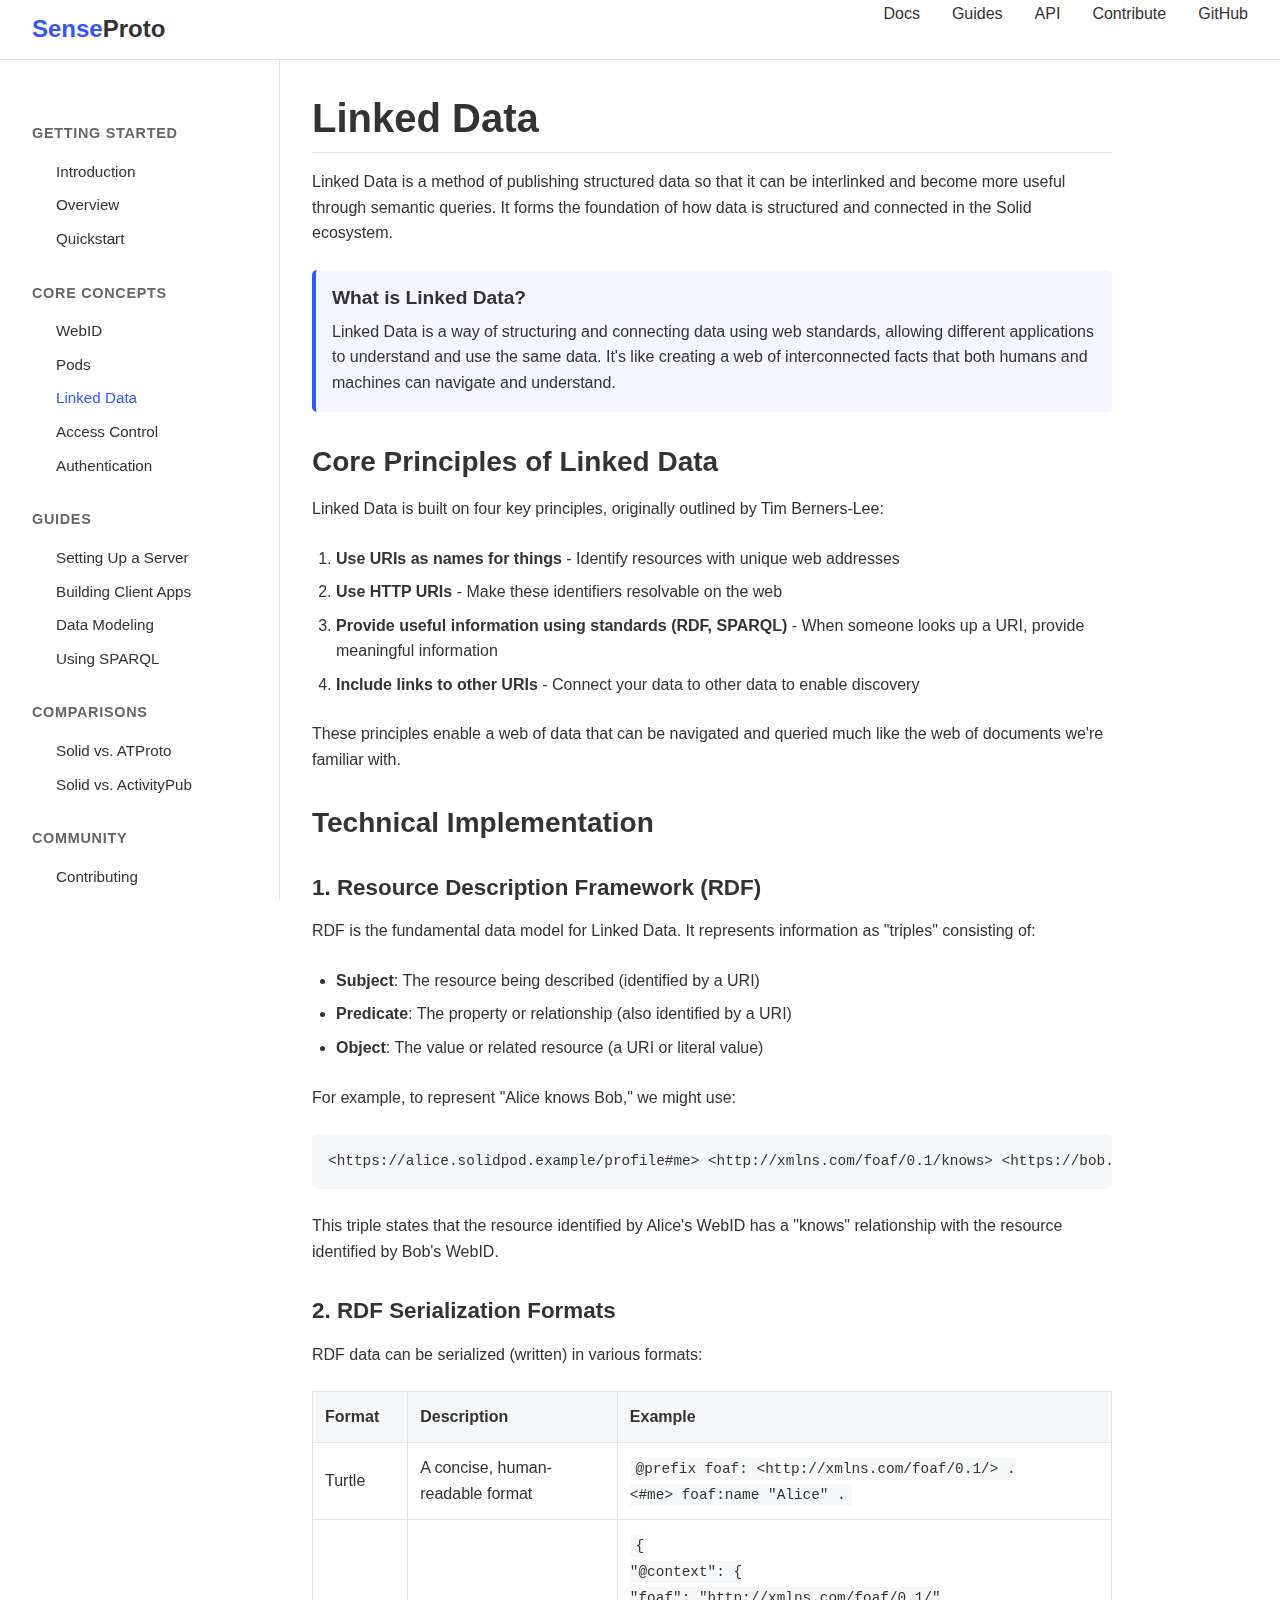
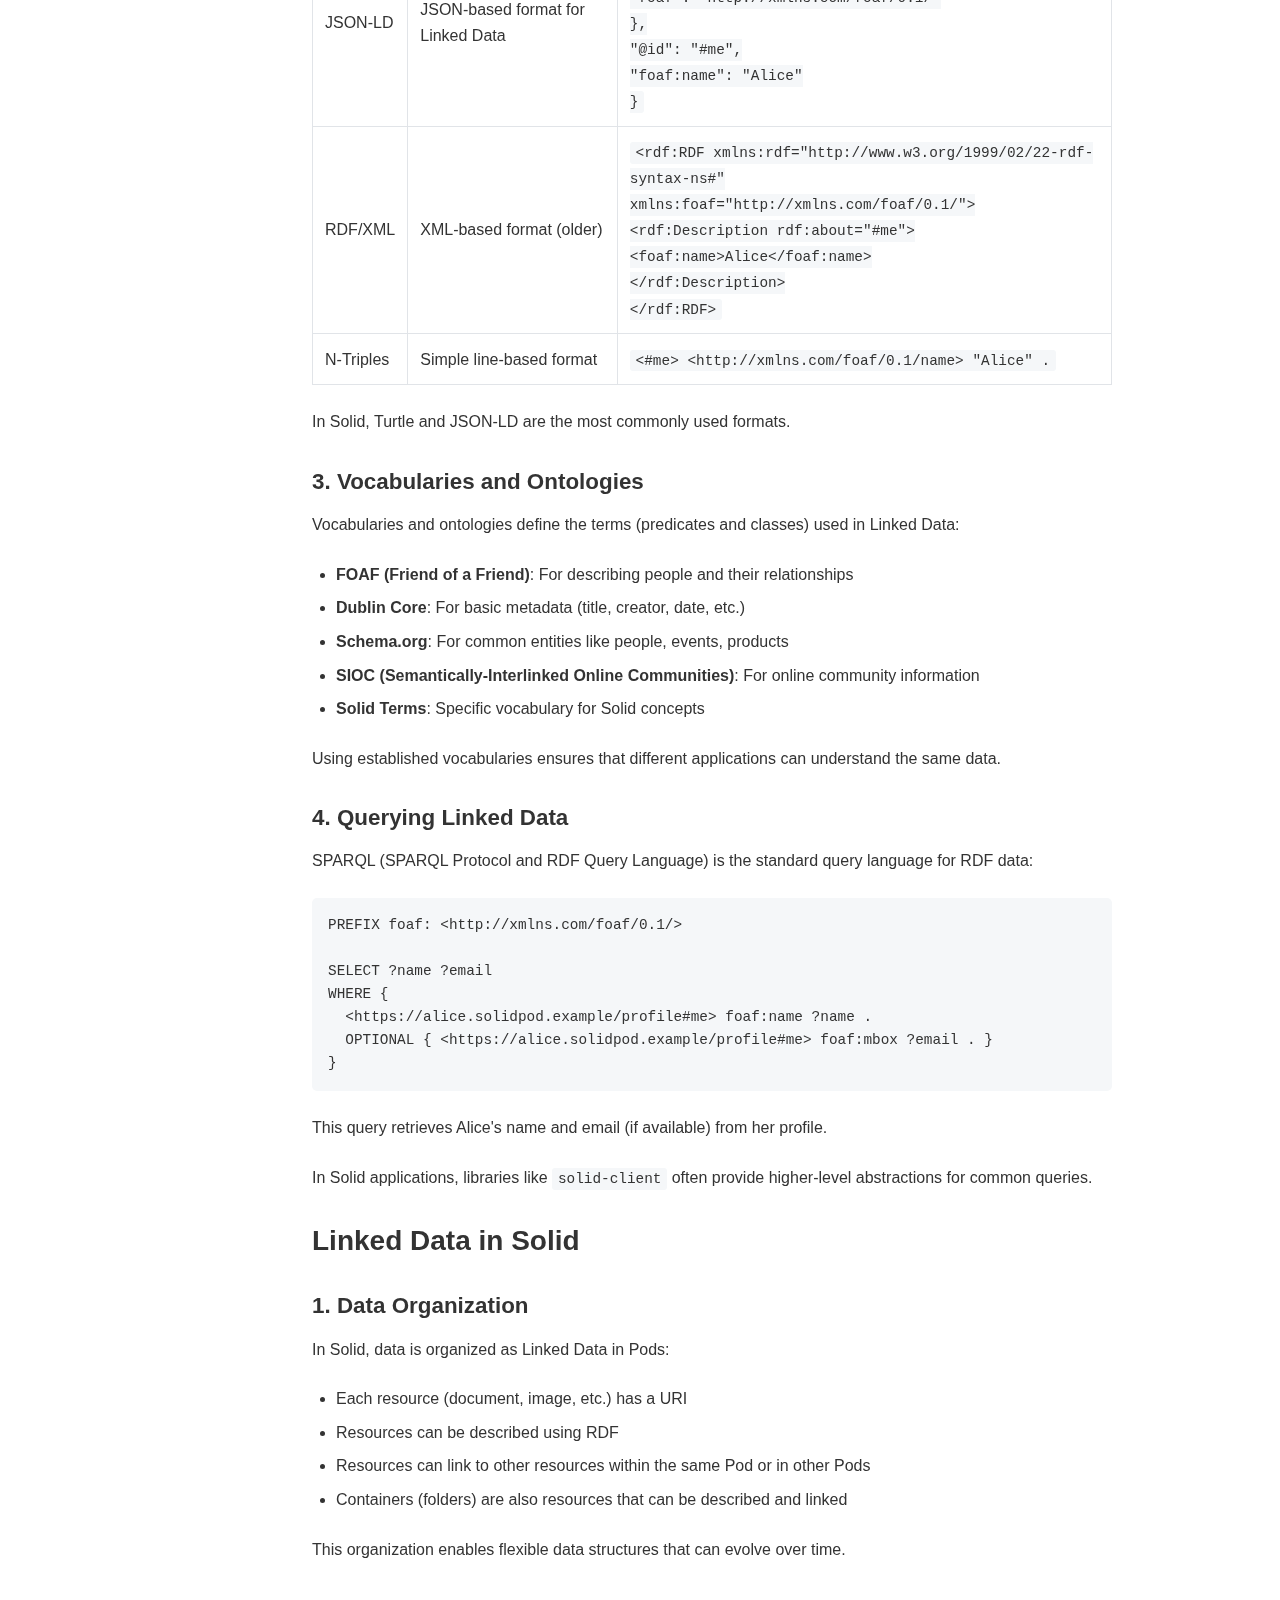
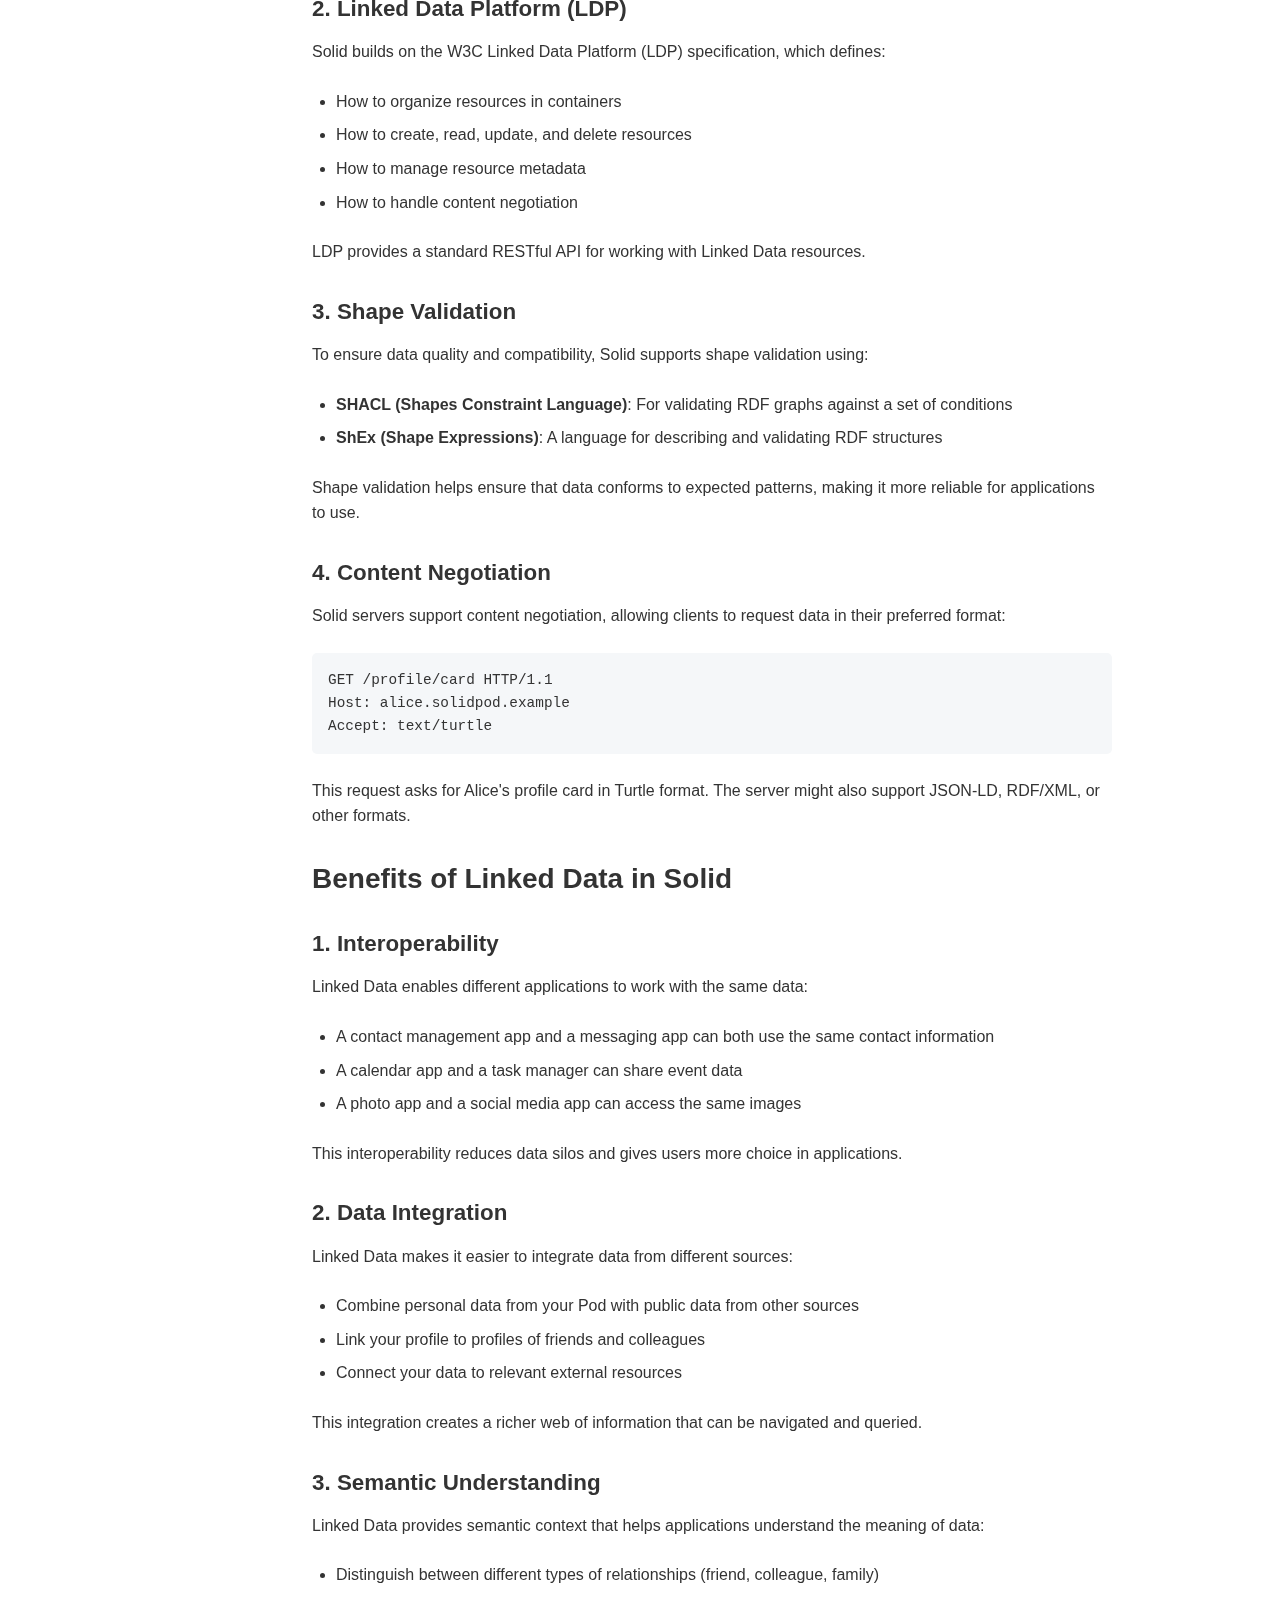
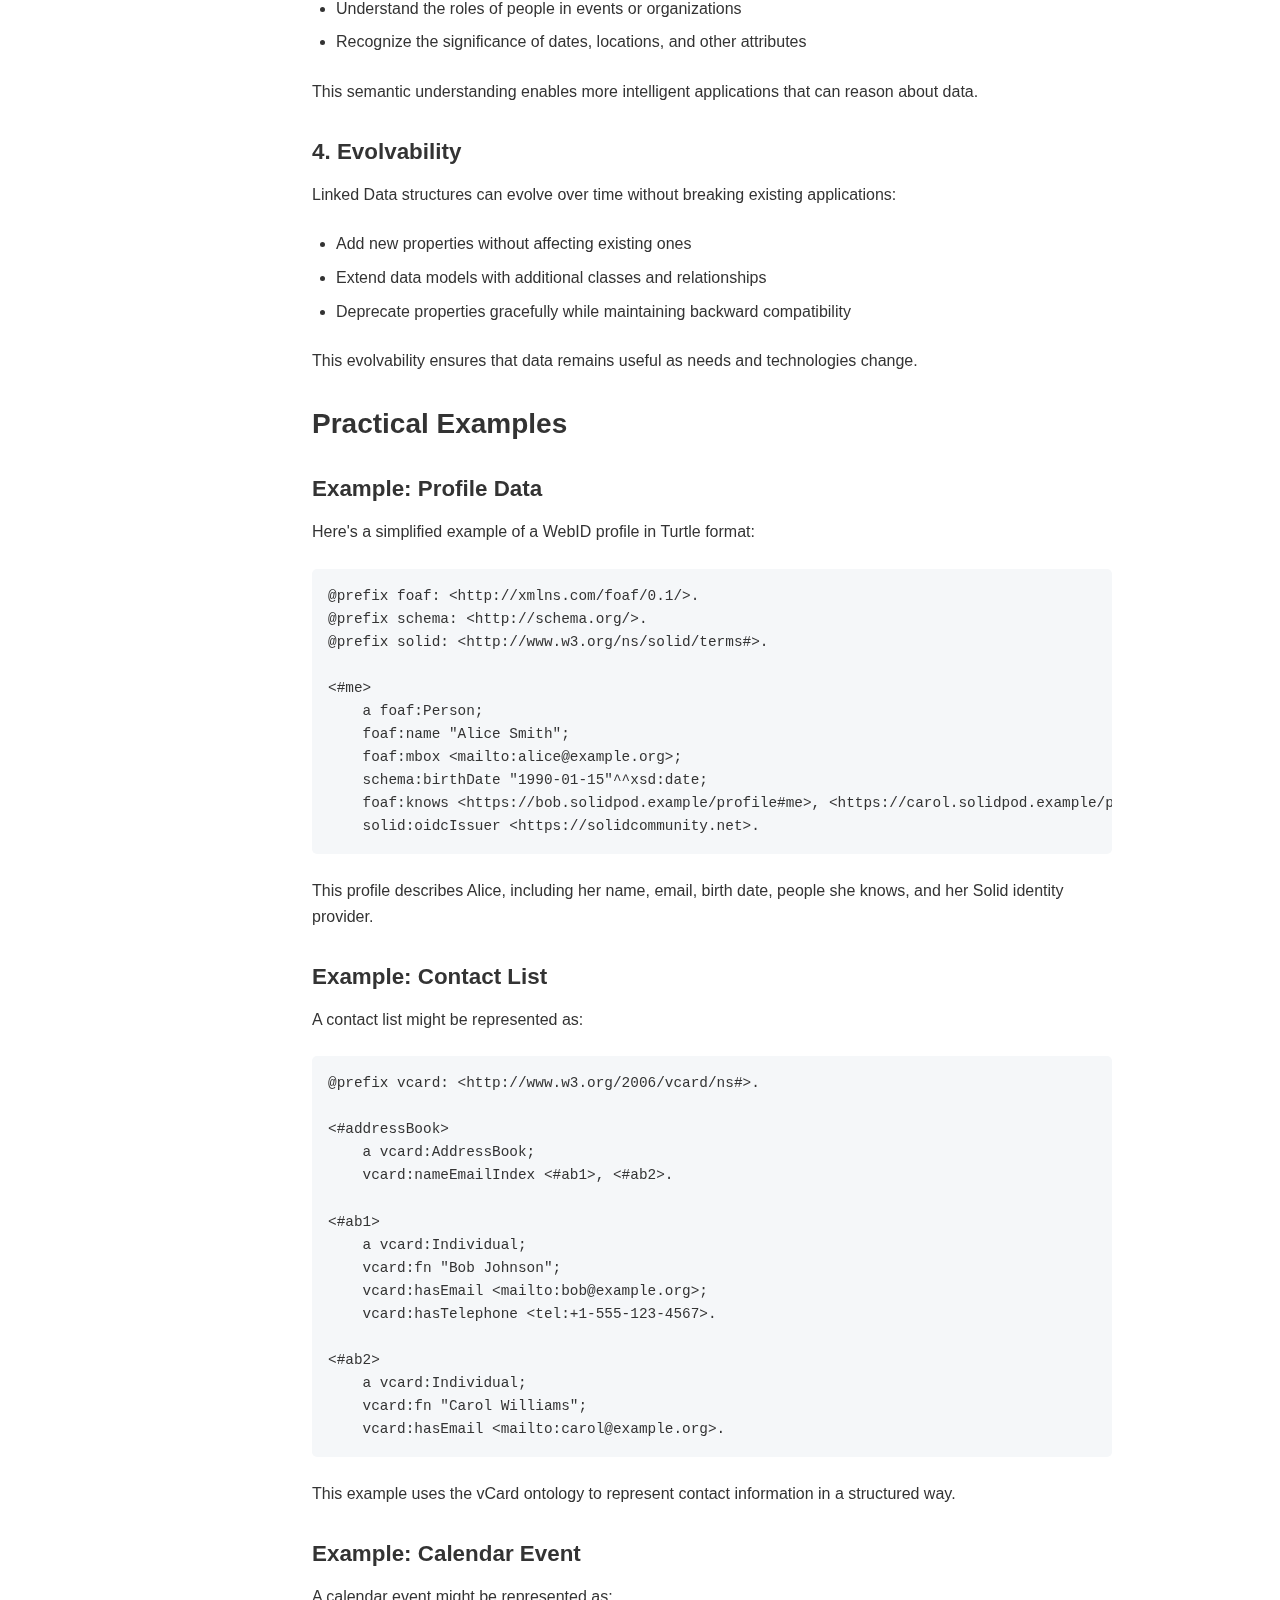
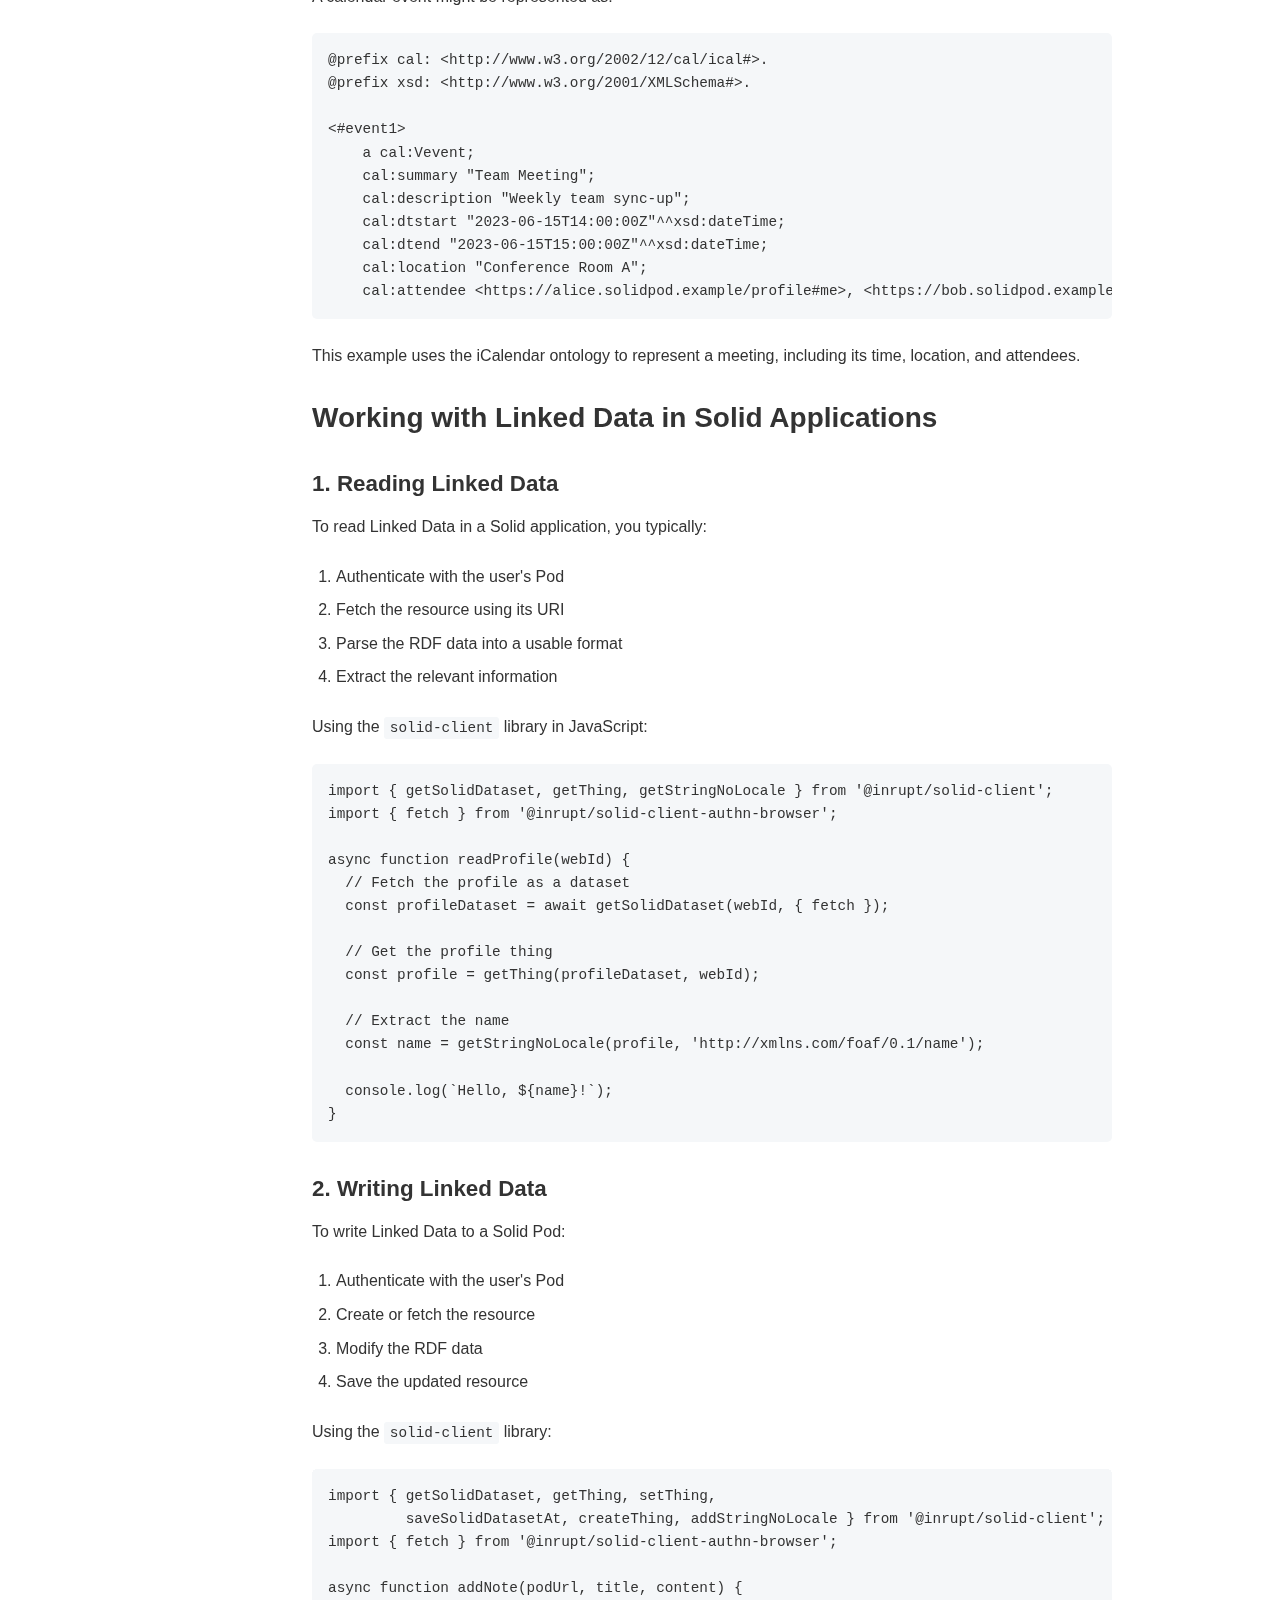
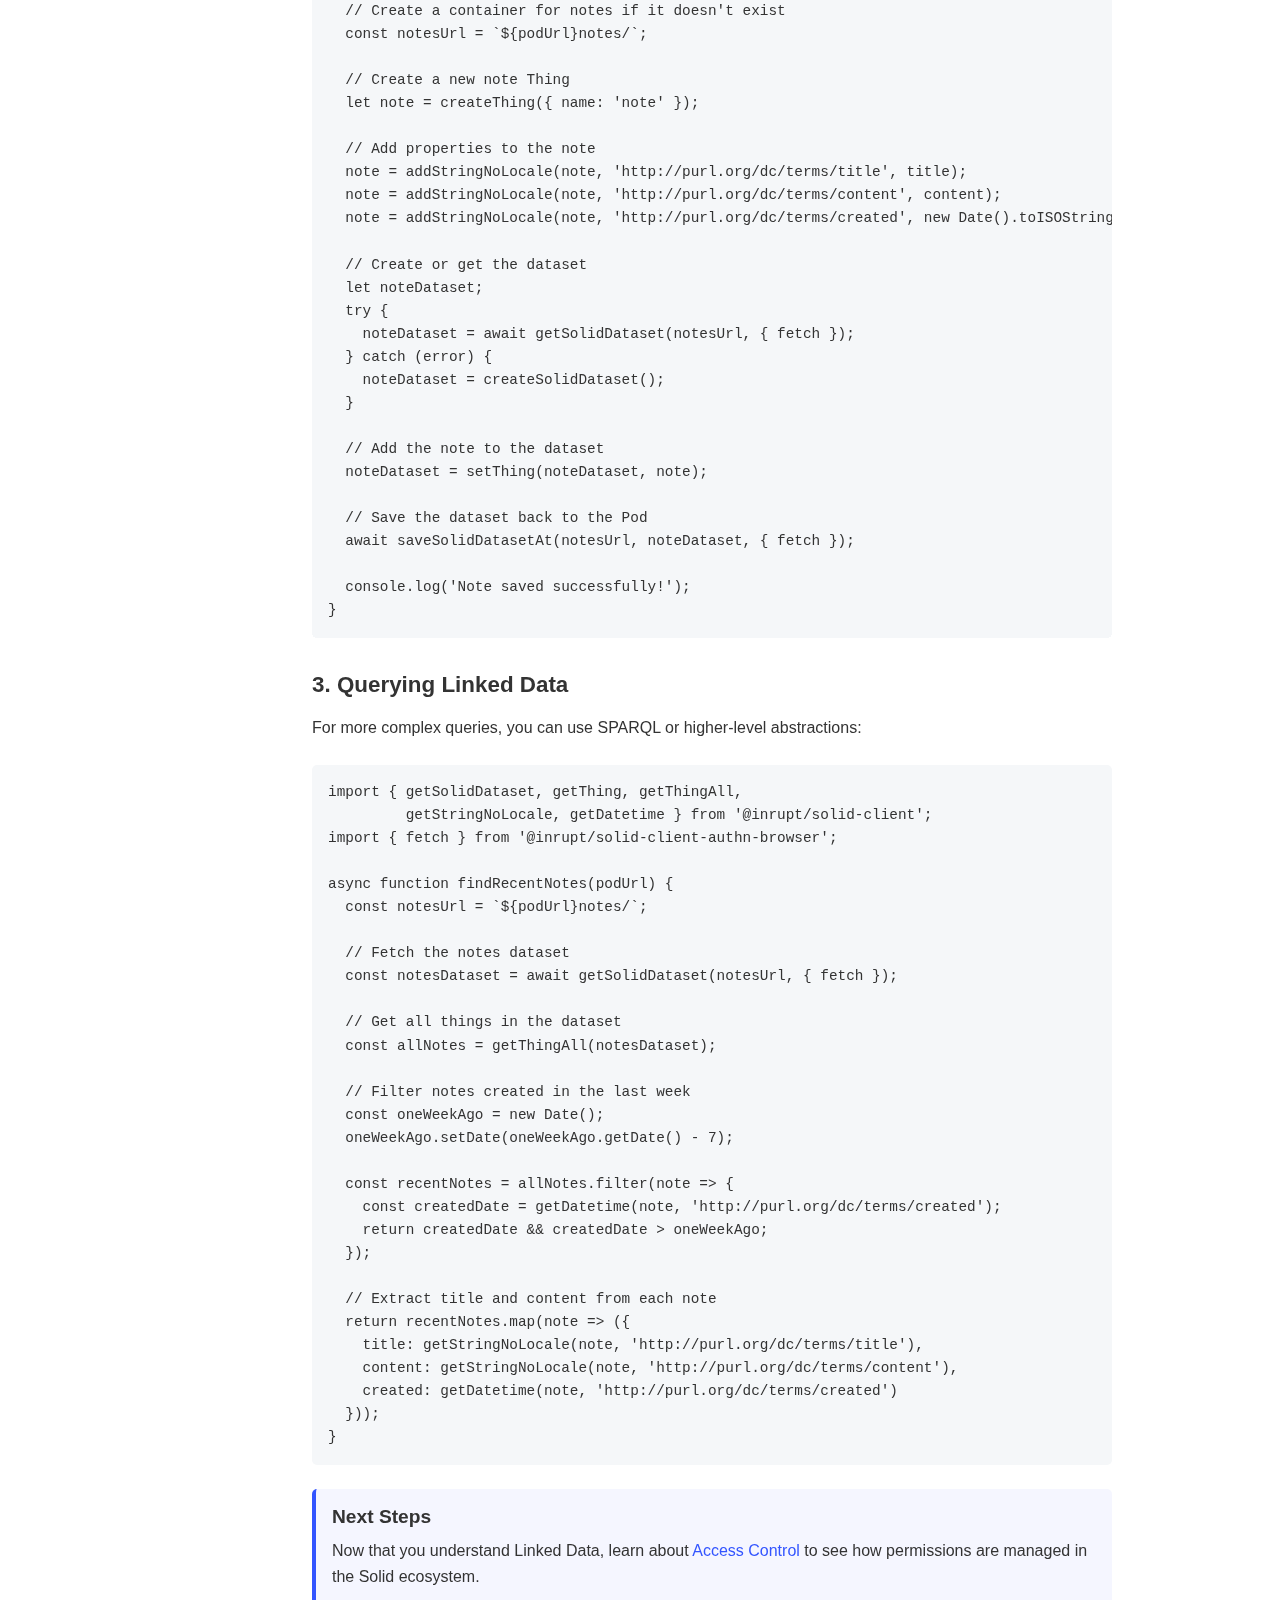
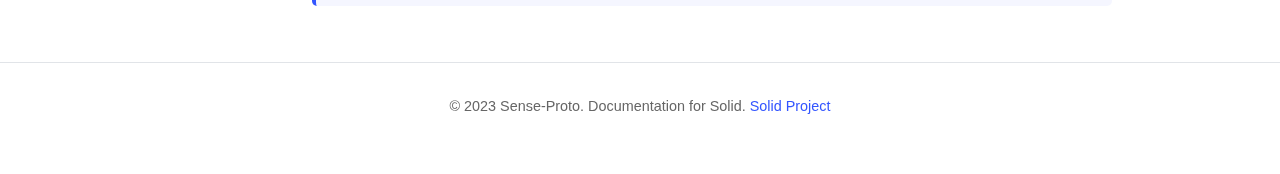
<file: documentation/sense-proto/linked-data.html>
<!DOCTYPE html>
<html lang="en">
<head>
    <meta charset="UTF-8">
    <meta name="viewport" content="width=device-width, initial-scale=1.0">
    <title>Linked Data - Solid Documentation | Sense-Proto</title>
    <link rel="stylesheet" href="css/styles.css">
    <link rel="icon" href="images/favicon.ico" type="image/x-icon">
</head>
<body>
    <header>
        <a href="index.html" class="logo">Sense<span>Proto</span></a>
        <nav>
            <ul>
                <li><a href="index.html">Docs</a></li>
                <li><a href="guides.html">Guides</a></li>
                <li><a href="api.html">API</a></li>
                <li><a href="contribute.html">Contribute</a></li>
                <li><a href="https://github.com/solid/solid" target="_blank">GitHub</a></li>
            </ul>
        </nav>
    </header>

    <div class="container">
        <aside class="sidebar">
            <h3>Getting Started</h3>
            <ul>
                <li><a href="index.html">Introduction</a></li>
                <li><a href="overview.html">Overview</a></li>
                <li><a href="quickstart.html">Quickstart</a></li>
            </ul>

            <h3>Core Concepts</h3>
            <ul>
                <li><a href="webid.html">WebID</a></li>
                <li><a href="pods.html">Pods</a></li>
                <li><a href="linked-data.html" class="active">Linked Data</a></li>
                <li><a href="access-control.html">Access Control</a></li>
                <li><a href="authentication.html">Authentication</a></li>
            </ul>

            <h3>Guides</h3>
            <ul>
                <li><a href="server-setup.html">Setting Up a Server</a></li>
                <li><a href="client-apps.html">Building Client Apps</a></li>
                <li><a href="data-model.html">Data Modeling</a></li>
                <li><a href="sparql.html">Using SPARQL</a></li>
            </ul>

            <h3>Comparisons</h3>
            <ul>
                <li><a href="vs-atproto.html">Solid vs. ATProto</a></li>
                <li><a href="vs-activitypub.html">Solid vs. ActivityPub</a></li>
            </ul>

            <h3>Community</h3>
            <ul>
                <li><a href="contribute.html">Contributing</a></li>
                <li><a href="sense-maker.html">Sense-Maker</a></li>
                <li><a href="resources.html">Resources</a></li>
            </ul>
        </aside>

        <main class="content">
            <h1>Linked Data</h1>
            
            <p>Linked Data is a method of publishing structured data so that it can be interlinked and become more useful through semantic queries. It forms the foundation of how data is structured and connected in the Solid ecosystem.</p>

            <div class="callout">
                <h4>What is Linked Data?</h4>
                <p>Linked Data is a way of structuring and connecting data using web standards, allowing different applications to understand and use the same data. It's like creating a web of interconnected facts that both humans and machines can navigate and understand.</p>
            </div>

            <h2>Core Principles of Linked Data</h2>
            
            <p>Linked Data is built on four key principles, originally outlined by Tim Berners-Lee:</p>
            
            <ol>
                <li><strong>Use URIs as names for things</strong> - Identify resources with unique web addresses</li>
                <li><strong>Use HTTP URIs</strong> - Make these identifiers resolvable on the web</li>
                <li><strong>Provide useful information using standards (RDF, SPARQL)</strong> - When someone looks up a URI, provide meaningful information</li>
                <li><strong>Include links to other URIs</strong> - Connect your data to other data to enable discovery</li>
            </ol>
            
            <p>These principles enable a web of data that can be navigated and queried much like the web of documents we're familiar with.</p>

            <h2>Technical Implementation</h2>

            <h3>1. Resource Description Framework (RDF)</h3>
            
            <p>RDF is the fundamental data model for Linked Data. It represents information as "triples" consisting of:</p>
            
            <ul>
                <li><strong>Subject</strong>: The resource being described (identified by a URI)</li>
                <li><strong>Predicate</strong>: The property or relationship (also identified by a URI)</li>
                <li><strong>Object</strong>: The value or related resource (a URI or literal value)</li>
            </ul>
            
            <p>For example, to represent "Alice knows Bob," we might use:</p>
            
            <pre><code>&lt;https://alice.solidpod.example/profile#me&gt; &lt;http://xmlns.com/foaf/0.1/knows&gt; &lt;https://bob.solidpod.example/profile#me&gt; .</code></pre>
            
            <p>This triple states that the resource identified by Alice's WebID has a "knows" relationship with the resource identified by Bob's WebID.</p>

            <h3>2. RDF Serialization Formats</h3>
            
            <p>RDF data can be serialized (written) in various formats:</p>
            
            <table>
                <thead>
                    <tr>
                        <th>Format</th>
                        <th>Description</th>
                        <th>Example</th>
                    </tr>
                </thead>
                <tbody>
                    <tr>
                        <td>Turtle</td>
                        <td>A concise, human-readable format</td>
                        <td><code>@prefix foaf: &lt;http://xmlns.com/foaf/0.1/&gt; .<br>
&lt;#me&gt; foaf:name "Alice" .</code></td>
                    </tr>
                    <tr>
                        <td>JSON-LD</td>
                        <td>JSON-based format for Linked Data</td>
                        <td><code>{<br>
  "@context": {<br>
    "foaf": "http://xmlns.com/foaf/0.1/"<br>
  },<br>
  "@id": "#me",<br>
  "foaf:name": "Alice"<br>
}</code></td>
                    </tr>
                    <tr>
                        <td>RDF/XML</td>
                        <td>XML-based format (older)</td>
                        <td><code>&lt;rdf:RDF xmlns:rdf="http://www.w3.org/1999/02/22-rdf-syntax-ns#"<br>
         xmlns:foaf="http://xmlns.com/foaf/0.1/"&gt;<br>
  &lt;rdf:Description rdf:about="#me"&gt;<br>
    &lt;foaf:name&gt;Alice&lt;/foaf:name&gt;<br>
  &lt;/rdf:Description&gt;<br>
&lt;/rdf:RDF&gt;</code></td>
                    </tr>
                    <tr>
                        <td>N-Triples</td>
                        <td>Simple line-based format</td>
                        <td><code>&lt;#me&gt; &lt;http://xmlns.com/foaf/0.1/name&gt; "Alice" .</code></td>
                    </tr>
                </tbody>
            </table>
            
            <p>In Solid, Turtle and JSON-LD are the most commonly used formats.</p>

            <h3>3. Vocabularies and Ontologies</h3>
            
            <p>Vocabularies and ontologies define the terms (predicates and classes) used in Linked Data:</p>
            
            <ul>
                <li><strong>FOAF (Friend of a Friend)</strong>: For describing people and their relationships</li>
                <li><strong>Dublin Core</strong>: For basic metadata (title, creator, date, etc.)</li>
                <li><strong>Schema.org</strong>: For common entities like people, events, products</li>
                <li><strong>SIOC (Semantically-Interlinked Online Communities)</strong>: For online community information</li>
                <li><strong>Solid Terms</strong>: Specific vocabulary for Solid concepts</li>
            </ul>
            
            <p>Using established vocabularies ensures that different applications can understand the same data.</p>

            <h3>4. Querying Linked Data</h3>
            
            <p>SPARQL (SPARQL Protocol and RDF Query Language) is the standard query language for RDF data:</p>
            
            <pre><code>PREFIX foaf: &lt;http://xmlns.com/foaf/0.1/&gt;

SELECT ?name ?email
WHERE {
  &lt;https://alice.solidpod.example/profile#me&gt; foaf:name ?name .
  OPTIONAL { &lt;https://alice.solidpod.example/profile#me&gt; foaf:mbox ?email . }
}</code></pre>
            
            <p>This query retrieves Alice's name and email (if available) from her profile.</p>
            
            <p>In Solid applications, libraries like <code>solid-client</code> often provide higher-level abstractions for common queries.</p>

            <h2>Linked Data in Solid</h2>

            <h3>1. Data Organization</h3>
            
            <p>In Solid, data is organized as Linked Data in Pods:</p>
            
            <ul>
                <li>Each resource (document, image, etc.) has a URI</li>
                <li>Resources can be described using RDF</li>
                <li>Resources can link to other resources within the same Pod or in other Pods</li>
                <li>Containers (folders) are also resources that can be described and linked</li>
            </ul>
            
            <p>This organization enables flexible data structures that can evolve over time.</p>

            <h3>2. Linked Data Platform (LDP)</h3>
            
            <p>Solid builds on the W3C Linked Data Platform (LDP) specification, which defines:</p>
            
            <ul>
                <li>How to organize resources in containers</li>
                <li>How to create, read, update, and delete resources</li>
                <li>How to manage resource metadata</li>
                <li>How to handle content negotiation</li>
            </ul>
            
            <p>LDP provides a standard RESTful API for working with Linked Data resources.</p>

            <h3>3. Shape Validation</h3>
            
            <p>To ensure data quality and compatibility, Solid supports shape validation using:</p>
            
            <ul>
                <li><strong>SHACL (Shapes Constraint Language)</strong>: For validating RDF graphs against a set of conditions</li>
                <li><strong>ShEx (Shape Expressions)</strong>: A language for describing and validating RDF structures</li>
            </ul>
            
            <p>Shape validation helps ensure that data conforms to expected patterns, making it more reliable for applications to use.</p>

            <h3>4. Content Negotiation</h3>
            
            <p>Solid servers support content negotiation, allowing clients to request data in their preferred format:</p>
            
            <pre><code>GET /profile/card HTTP/1.1
Host: alice.solidpod.example
Accept: text/turtle</code></pre>
            
            <p>This request asks for Alice's profile card in Turtle format. The server might also support JSON-LD, RDF/XML, or other formats.</p>

            <h2>Benefits of Linked Data in Solid</h2>

            <h3>1. Interoperability</h3>
            
            <p>Linked Data enables different applications to work with the same data:</p>
            
            <ul>
                <li>A contact management app and a messaging app can both use the same contact information</li>
                <li>A calendar app and a task manager can share event data</li>
                <li>A photo app and a social media app can access the same images</li>
            </ul>
            
            <p>This interoperability reduces data silos and gives users more choice in applications.</p>

            <h3>2. Data Integration</h3>
            
            <p>Linked Data makes it easier to integrate data from different sources:</p>
            
            <ul>
                <li>Combine personal data from your Pod with public data from other sources</li>
                <li>Link your profile to profiles of friends and colleagues</li>
                <li>Connect your data to relevant external resources</li>
            </ul>
            
            <p>This integration creates a richer web of information that can be navigated and queried.</p>

            <h3>3. Semantic Understanding</h3>
            
            <p>Linked Data provides semantic context that helps applications understand the meaning of data:</p>
            
            <ul>
                <li>Distinguish between different types of relationships (friend, colleague, family)</li>
                <li>Understand the roles of people in events or organizations</li>
                <li>Recognize the significance of dates, locations, and other attributes</li>
            </ul>
            
            <p>This semantic understanding enables more intelligent applications that can reason about data.</p>

            <h3>4. Evolvability</h3>
            
            <p>Linked Data structures can evolve over time without breaking existing applications:</p>
            
            <ul>
                <li>Add new properties without affecting existing ones</li>
                <li>Extend data models with additional classes and relationships</li>
                <li>Deprecate properties gracefully while maintaining backward compatibility</li>
            </ul>
            
            <p>This evolvability ensures that data remains useful as needs and technologies change.</p>

            <h2>Practical Examples</h2>

            <h3>Example: Profile Data</h3>
            
            <p>Here's a simplified example of a WebID profile in Turtle format:</p>
            
            <pre><code>@prefix foaf: &lt;http://xmlns.com/foaf/0.1/&gt;.
@prefix schema: &lt;http://schema.org/&gt;.
@prefix solid: &lt;http://www.w3.org/ns/solid/terms#&gt;.

&lt;#me&gt;
    a foaf:Person;
    foaf:name "Alice Smith";
    foaf:mbox &lt;mailto:alice@example.org&gt;;
    schema:birthDate "1990-01-15"^^xsd:date;
    foaf:knows &lt;https://bob.solidpod.example/profile#me&gt;, &lt;https://carol.solidpod.example/profile#me&gt;;
    solid:oidcIssuer &lt;https://solidcommunity.net&gt;.</code></pre>
            
            <p>This profile describes Alice, including her name, email, birth date, people she knows, and her Solid identity provider.</p>

            <h3>Example: Contact List</h3>
            
            <p>A contact list might be represented as:</p>
            
            <pre><code>@prefix vcard: &lt;http://www.w3.org/2006/vcard/ns#&gt;.

&lt;#addressBook&gt;
    a vcard:AddressBook;
    vcard:nameEmailIndex &lt;#ab1&gt;, &lt;#ab2&gt;.

&lt;#ab1&gt;
    a vcard:Individual;
    vcard:fn "Bob Johnson";
    vcard:hasEmail &lt;mailto:bob@example.org&gt;;
    vcard:hasTelephone &lt;tel:+1-555-123-4567&gt;.

&lt;#ab2&gt;
    a vcard:Individual;
    vcard:fn "Carol Williams";
    vcard:hasEmail &lt;mailto:carol@example.org&gt;.</code></pre>
            
            <p>This example uses the vCard ontology to represent contact information in a structured way.</p>

            <h3>Example: Calendar Event</h3>
            
            <p>A calendar event might be represented as:</p>
            
            <pre><code>@prefix cal: &lt;http://www.w3.org/2002/12/cal/ical#&gt;.
@prefix xsd: &lt;http://www.w3.org/2001/XMLSchema#&gt;.

&lt;#event1&gt;
    a cal:Vevent;
    cal:summary "Team Meeting";
    cal:description "Weekly team sync-up";
    cal:dtstart "2023-06-15T14:00:00Z"^^xsd:dateTime;
    cal:dtend "2023-06-15T15:00:00Z"^^xsd:dateTime;
    cal:location "Conference Room A";
    cal:attendee &lt;https://alice.solidpod.example/profile#me&gt;, &lt;https://bob.solidpod.example/profile#me&gt;.</code></pre>
            
            <p>This example uses the iCalendar ontology to represent a meeting, including its time, location, and attendees.</p>

            <h2>Working with Linked Data in Solid Applications</h2>

            <h3>1. Reading Linked Data</h3>
            
            <p>To read Linked Data in a Solid application, you typically:</p>
            
            <ol>
                <li>Authenticate with the user's Pod</li>
                <li>Fetch the resource using its URI</li>
                <li>Parse the RDF data into a usable format</li>
                <li>Extract the relevant information</li>
            </ol>
            
            <p>Using the <code>solid-client</code> library in JavaScript:</p>
            
            <pre><code>import { getSolidDataset, getThing, getStringNoLocale } from '@inrupt/solid-client';
import { fetch } from '@inrupt/solid-client-authn-browser';

async function readProfile(webId) {
  // Fetch the profile as a dataset
  const profileDataset = await getSolidDataset(webId, { fetch });
  
  // Get the profile thing
  const profile = getThing(profileDataset, webId);
  
  // Extract the name
  const name = getStringNoLocale(profile, 'http://xmlns.com/foaf/0.1/name');
  
  console.log(`Hello, ${name}!`);
}</code></pre>

            <h3>2. Writing Linked Data</h3>
            
            <p>To write Linked Data to a Solid Pod:</p>
            
            <ol>
                <li>Authenticate with the user's Pod</li>
                <li>Create or fetch the resource</li>
                <li>Modify the RDF data</li>
                <li>Save the updated resource</li>
            </ol>
            
            <p>Using the <code>solid-client</code> library:</p>
            
            <pre><code>import { getSolidDataset, getThing, setThing, 
         saveSolidDatasetAt, createThing, addStringNoLocale } from '@inrupt/solid-client';
import { fetch } from '@inrupt/solid-client-authn-browser';

async function addNote(podUrl, title, content) {
  // Create a container for notes if it doesn't exist
  const notesUrl = `${podUrl}notes/`;
  
  // Create a new note Thing
  let note = createThing({ name: 'note' });
  
  // Add properties to the note
  note = addStringNoLocale(note, 'http://purl.org/dc/terms/title', title);
  note = addStringNoLocale(note, 'http://purl.org/dc/terms/content', content);
  note = addStringNoLocale(note, 'http://purl.org/dc/terms/created', new Date().toISOString());
  
  // Create or get the dataset
  let noteDataset;
  try {
    noteDataset = await getSolidDataset(notesUrl, { fetch });
  } catch (error) {
    noteDataset = createSolidDataset();
  }
  
  // Add the note to the dataset
  noteDataset = setThing(noteDataset, note);
  
  // Save the dataset back to the Pod
  await saveSolidDatasetAt(notesUrl, noteDataset, { fetch });
  
  console.log('Note saved successfully!');
}</code></pre>

            <h3>3. Querying Linked Data</h3>
            
            <p>For more complex queries, you can use SPARQL or higher-level abstractions:</p>
            
            <pre><code>import { getSolidDataset, getThing, getThingAll, 
         getStringNoLocale, getDatetime } from '@inrupt/solid-client';
import { fetch } from '@inrupt/solid-client-authn-browser';

async function findRecentNotes(podUrl) {
  const notesUrl = `${podUrl}notes/`;
  
  // Fetch the notes dataset
  const notesDataset = await getSolidDataset(notesUrl, { fetch });
  
  // Get all things in the dataset
  const allNotes = getThingAll(notesDataset);
  
  // Filter notes created in the last week
  const oneWeekAgo = new Date();
  oneWeekAgo.setDate(oneWeekAgo.getDate() - 7);
  
  const recentNotes = allNotes.filter(note => {
    const createdDate = getDatetime(note, 'http://purl.org/dc/terms/created');
    return createdDate && createdDate > oneWeekAgo;
  });
  
  // Extract title and content from each note
  return recentNotes.map(note => ({
    title: getStringNoLocale(note, 'http://purl.org/dc/terms/title'),
    content: getStringNoLocale(note, 'http://purl.org/dc/terms/content'),
    created: getDatetime(note, 'http://purl.org/dc/terms/created')
  }));
}</code></pre>

            <div class="callout">
                <h4>Next Steps</h4>
                <p>Now that you understand Linked Data, learn about <a href="access-control.html">Access Control</a> to see how permissions are managed in the Solid ecosystem.</p>
            </div>
        </main>
    </div>

    <footer>
        <p>&copy; 2023 Sense-Proto. Documentation for Solid. <a href="https://solidproject.org/" target="_blank">Solid Project</a></p>
    </footer>
</body>
</html>
</file>
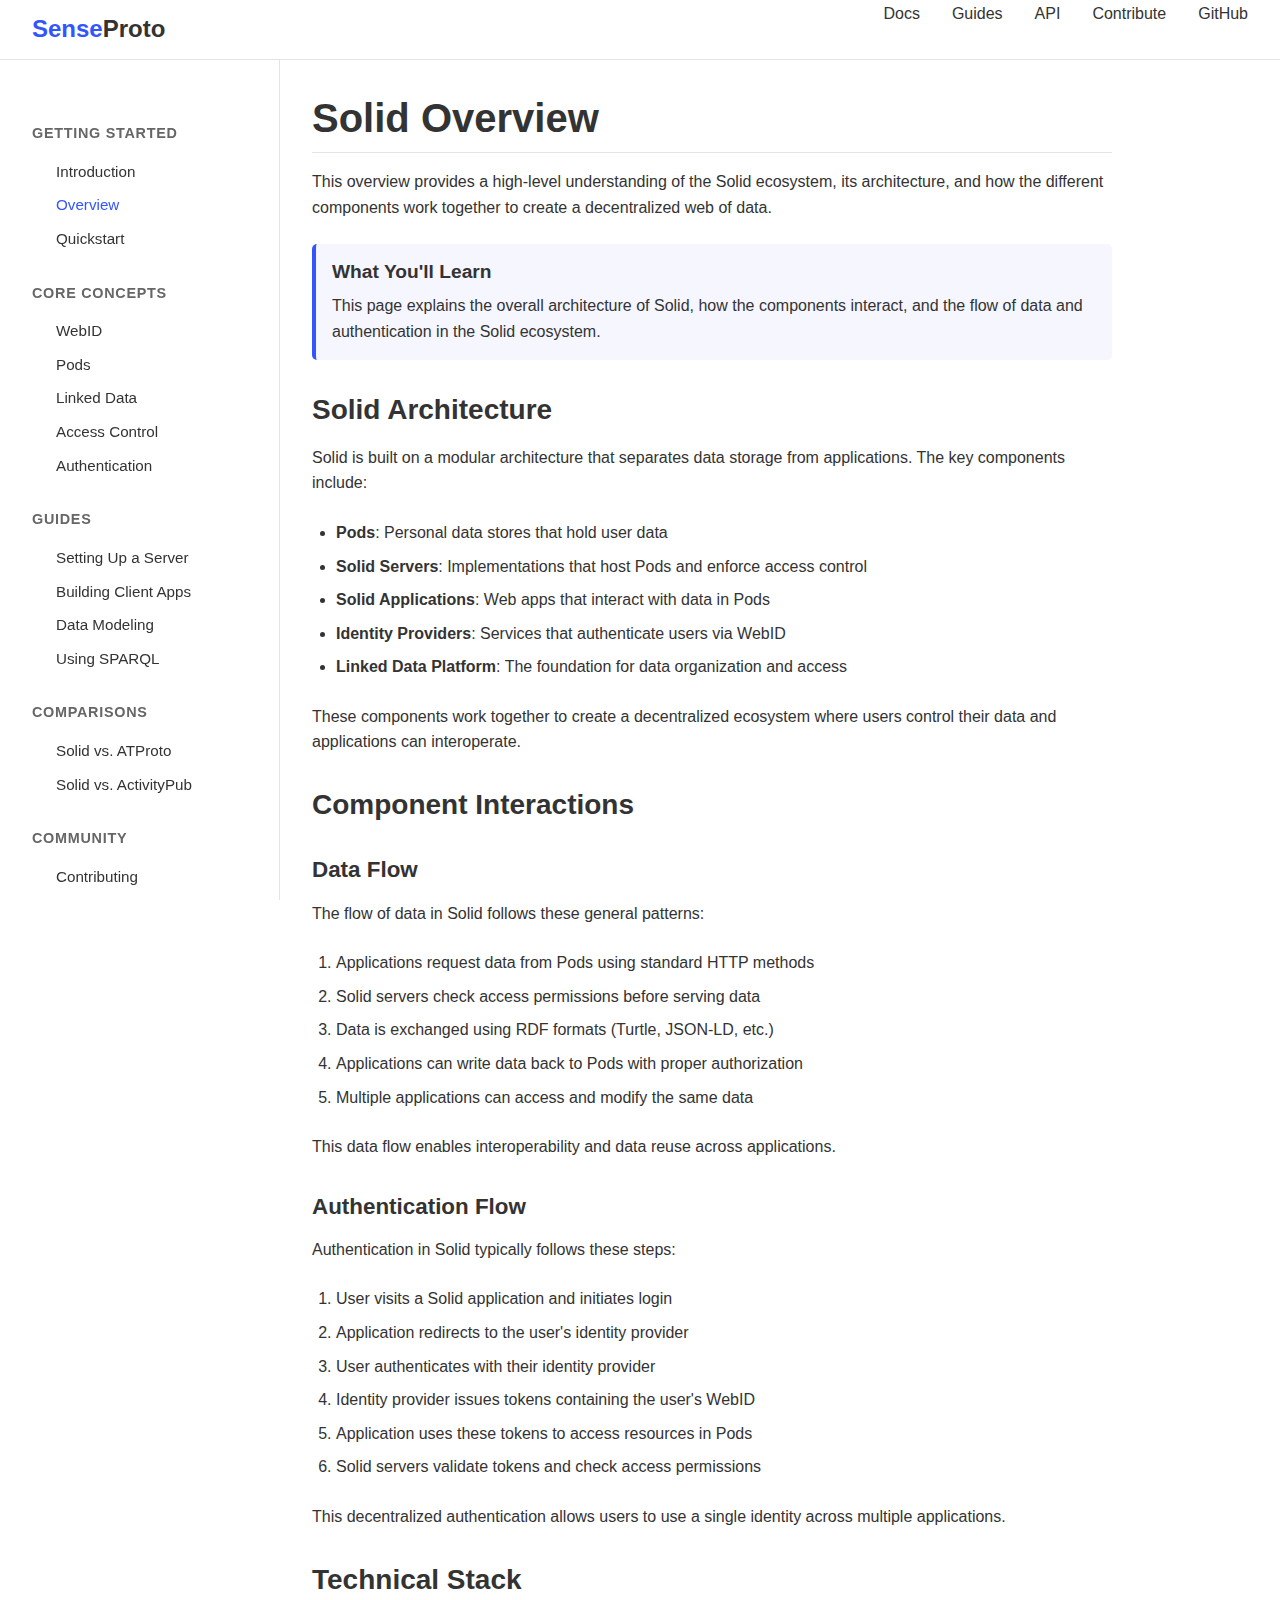
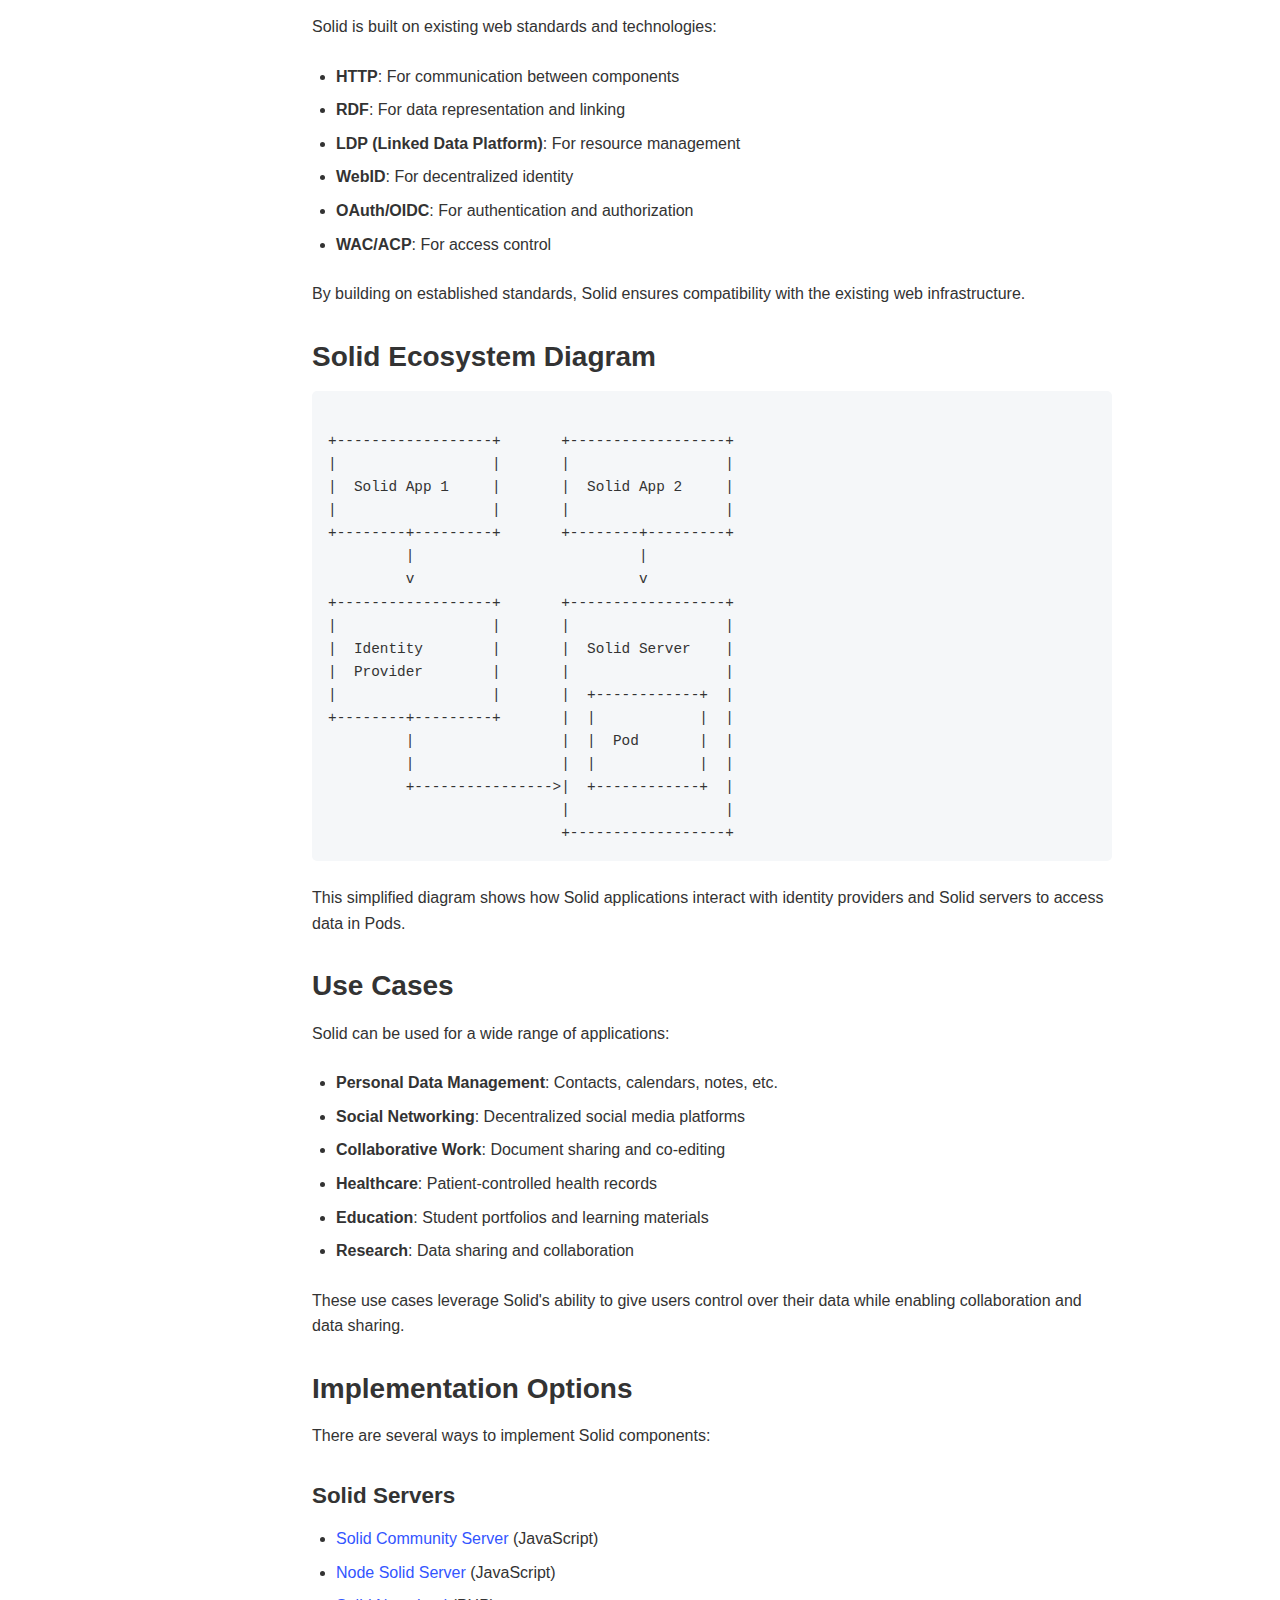
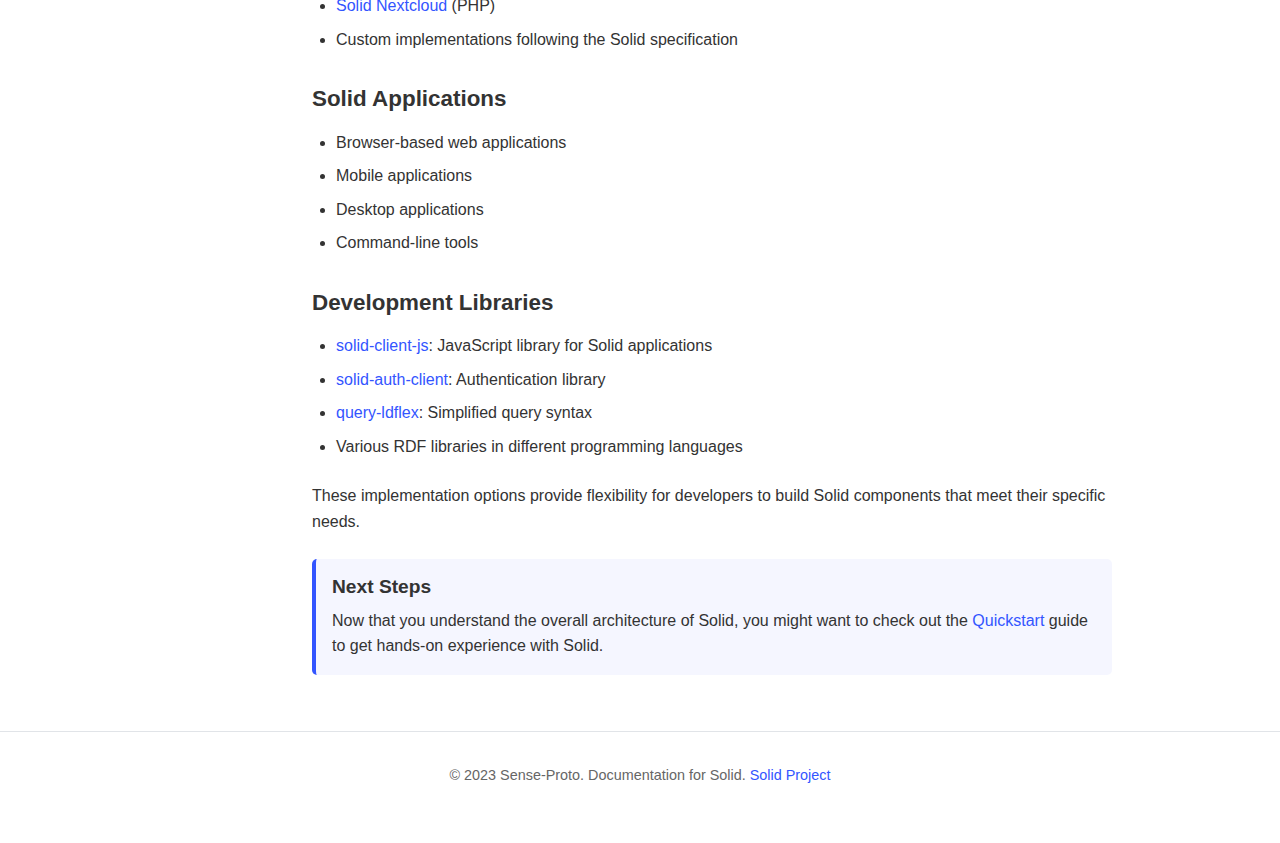
<file: documentation/sense-proto/overview.html>
<!DOCTYPE html>
<html lang="en">
<head>
    <meta charset="UTF-8">
    <meta name="viewport" content="width=device-width, initial-scale=1.0">
    <title>Overview - Solid Documentation | Sense-Proto</title>
    <link rel="stylesheet" href="css/styles.css">
    <link rel="icon" href="images/favicon.ico" type="image/x-icon">
</head>
<body>
    <header>
        <a href="index.html" class="logo">Sense<span>Proto</span></a>
        <nav>
            <ul>
                <li><a href="index.html">Docs</a></li>
                <li><a href="guides.html">Guides</a></li>
                <li><a href="api.html">API</a></li>
                <li><a href="contribute.html">Contribute</a></li>
                <li><a href="https://github.com/solid/solid" target="_blank">GitHub</a></li>
            </ul>
        </nav>
    </header>

    <div class="container">
        <aside class="sidebar">
            <h3>Getting Started</h3>
            <ul>
                <li><a href="index.html">Introduction</a></li>
                <li><a href="overview.html" class="active">Overview</a></li>
                <li><a href="quickstart.html">Quickstart</a></li>
            </ul>

            <h3>Core Concepts</h3>
            <ul>
                <li><a href="webid.html">WebID</a></li>
                <li><a href="pods.html">Pods</a></li>
                <li><a href="linked-data.html">Linked Data</a></li>
                <li><a href="access-control.html">Access Control</a></li>
                <li><a href="authentication.html">Authentication</a></li>
            </ul>

            <h3>Guides</h3>
            <ul>
                <li><a href="server-setup.html">Setting Up a Server</a></li>
                <li><a href="client-apps.html">Building Client Apps</a></li>
                <li><a href="data-model.html">Data Modeling</a></li>
                <li><a href="sparql.html">Using SPARQL</a></li>
            </ul>

            <h3>Comparisons</h3>
            <ul>
                <li><a href="vs-atproto.html">Solid vs. ATProto</a></li>
                <li><a href="vs-activitypub.html">Solid vs. ActivityPub</a></li>
            </ul>

            <h3>Community</h3>
            <ul>
                <li><a href="contribute.html">Contributing</a></li>
                <li><a href="sense-maker.html">Sense-Maker</a></li>
                <li><a href="resources.html">Resources</a></li>
            </ul>
        </aside>

        <main class="content">
            <h1>Solid Overview</h1>
            
            <p>This overview provides a high-level understanding of the Solid ecosystem, its architecture, and how the different components work together to create a decentralized web of data.</p>

            <div class="callout">
                <h4>What You'll Learn</h4>
                <p>This page explains the overall architecture of Solid, how the components interact, and the flow of data and authentication in the Solid ecosystem.</p>
            </div>

            <h2>Solid Architecture</h2>
            
            <p>Solid is built on a modular architecture that separates data storage from applications. The key components include:</p>
            
            <ul>
                <li><strong>Pods</strong>: Personal data stores that hold user data</li>
                <li><strong>Solid Servers</strong>: Implementations that host Pods and enforce access control</li>
                <li><strong>Solid Applications</strong>: Web apps that interact with data in Pods</li>
                <li><strong>Identity Providers</strong>: Services that authenticate users via WebID</li>
                <li><strong>Linked Data Platform</strong>: The foundation for data organization and access</li>
            </ul>
            
            <p>These components work together to create a decentralized ecosystem where users control their data and applications can interoperate.</p>

            <h2>Component Interactions</h2>

            <h3>Data Flow</h3>
            
            <p>The flow of data in Solid follows these general patterns:</p>
            
            <ol>
                <li>Applications request data from Pods using standard HTTP methods</li>
                <li>Solid servers check access permissions before serving data</li>
                <li>Data is exchanged using RDF formats (Turtle, JSON-LD, etc.)</li>
                <li>Applications can write data back to Pods with proper authorization</li>
                <li>Multiple applications can access and modify the same data</li>
            </ol>
            
            <p>This data flow enables interoperability and data reuse across applications.</p>

            <h3>Authentication Flow</h3>
            
            <p>Authentication in Solid typically follows these steps:</p>
            
            <ol>
                <li>User visits a Solid application and initiates login</li>
                <li>Application redirects to the user's identity provider</li>
                <li>User authenticates with their identity provider</li>
                <li>Identity provider issues tokens containing the user's WebID</li>
                <li>Application uses these tokens to access resources in Pods</li>
                <li>Solid servers validate tokens and check access permissions</li>
            </ol>
            
            <p>This decentralized authentication allows users to use a single identity across multiple applications.</p>

            <h2>Technical Stack</h2>
            
            <p>Solid is built on existing web standards and technologies:</p>
            
            <ul>
                <li><strong>HTTP</strong>: For communication between components</li>
                <li><strong>RDF</strong>: For data representation and linking</li>
                <li><strong>LDP (Linked Data Platform)</strong>: For resource management</li>
                <li><strong>WebID</strong>: For decentralized identity</li>
                <li><strong>OAuth/OIDC</strong>: For authentication and authorization</li>
                <li><strong>WAC/ACP</strong>: For access control</li>
            </ul>
            
            <p>By building on established standards, Solid ensures compatibility with the existing web infrastructure.</p>

            <h2>Solid Ecosystem Diagram</h2>
            
            <pre><code>
+------------------+       +------------------+
|                  |       |                  |
|  Solid App 1     |       |  Solid App 2     |
|                  |       |                  |
+--------+---------+       +--------+---------+
         |                          |
         v                          v
+------------------+       +------------------+
|                  |       |                  |
|  Identity        |       |  Solid Server    |
|  Provider        |       |                  |
|                  |       |  +------------+  |
+--------+---------+       |  |            |  |
         |                 |  |  Pod       |  |
         |                 |  |            |  |
         +---------------->|  +------------+  |
                           |                  |
                           +------------------+
</code></pre>
            
            <p>This simplified diagram shows how Solid applications interact with identity providers and Solid servers to access data in Pods.</p>

            <h2>Use Cases</h2>
            
            <p>Solid can be used for a wide range of applications:</p>
            
            <ul>
                <li><strong>Personal Data Management</strong>: Contacts, calendars, notes, etc.</li>
                <li><strong>Social Networking</strong>: Decentralized social media platforms</li>
                <li><strong>Collaborative Work</strong>: Document sharing and co-editing</li>
                <li><strong>Healthcare</strong>: Patient-controlled health records</li>
                <li><strong>Education</strong>: Student portfolios and learning materials</li>
                <li><strong>Research</strong>: Data sharing and collaboration</li>
            </ul>
            
            <p>These use cases leverage Solid's ability to give users control over their data while enabling collaboration and data sharing.</p>

            <h2>Implementation Options</h2>
            
            <p>There are several ways to implement Solid components:</p>
            
            <h3>Solid Servers</h3>
            
            <ul>
                <li><a href="https://github.com/solid/community-server" target="_blank">Solid Community Server</a> (JavaScript)</li>
                <li><a href="https://github.com/solid/node-solid-server" target="_blank">Node Solid Server</a> (JavaScript)</li>
                <li><a href="https://github.com/solid/solid-nextcloud" target="_blank">Solid Nextcloud</a> (PHP)</li>
                <li>Custom implementations following the Solid specification</li>
            </ul>
            
            <h3>Solid Applications</h3>
            
            <ul>
                <li>Browser-based web applications</li>
                <li>Mobile applications</li>
                <li>Desktop applications</li>
                <li>Command-line tools</li>
            </ul>
            
            <h3>Development Libraries</h3>
            
            <ul>
                <li><a href="https://github.com/solid/solid-client-js" target="_blank">solid-client-js</a>: JavaScript library for Solid applications</li>
                <li><a href="https://github.com/solid/solid-auth-client" target="_blank">solid-auth-client</a>: Authentication library</li>
                <li><a href="https://github.com/solid/query-ldflex" target="_blank">query-ldflex</a>: Simplified query syntax</li>
                <li>Various RDF libraries in different programming languages</li>
            </ul>
            
            <p>These implementation options provide flexibility for developers to build Solid components that meet their specific needs.</p>

            <div class="callout">
                <h4>Next Steps</h4>
                <p>Now that you understand the overall architecture of Solid, you might want to check out the <a href="quickstart.html">Quickstart</a> guide to get hands-on experience with Solid.</p>
            </div>
        </main>
    </div>

    <footer>
        <p>&copy; 2023 Sense-Proto. Documentation for Solid. <a href="https://solidproject.org/" target="_blank">Solid Project</a></p>
    </footer>
</body>
</html>
</file>
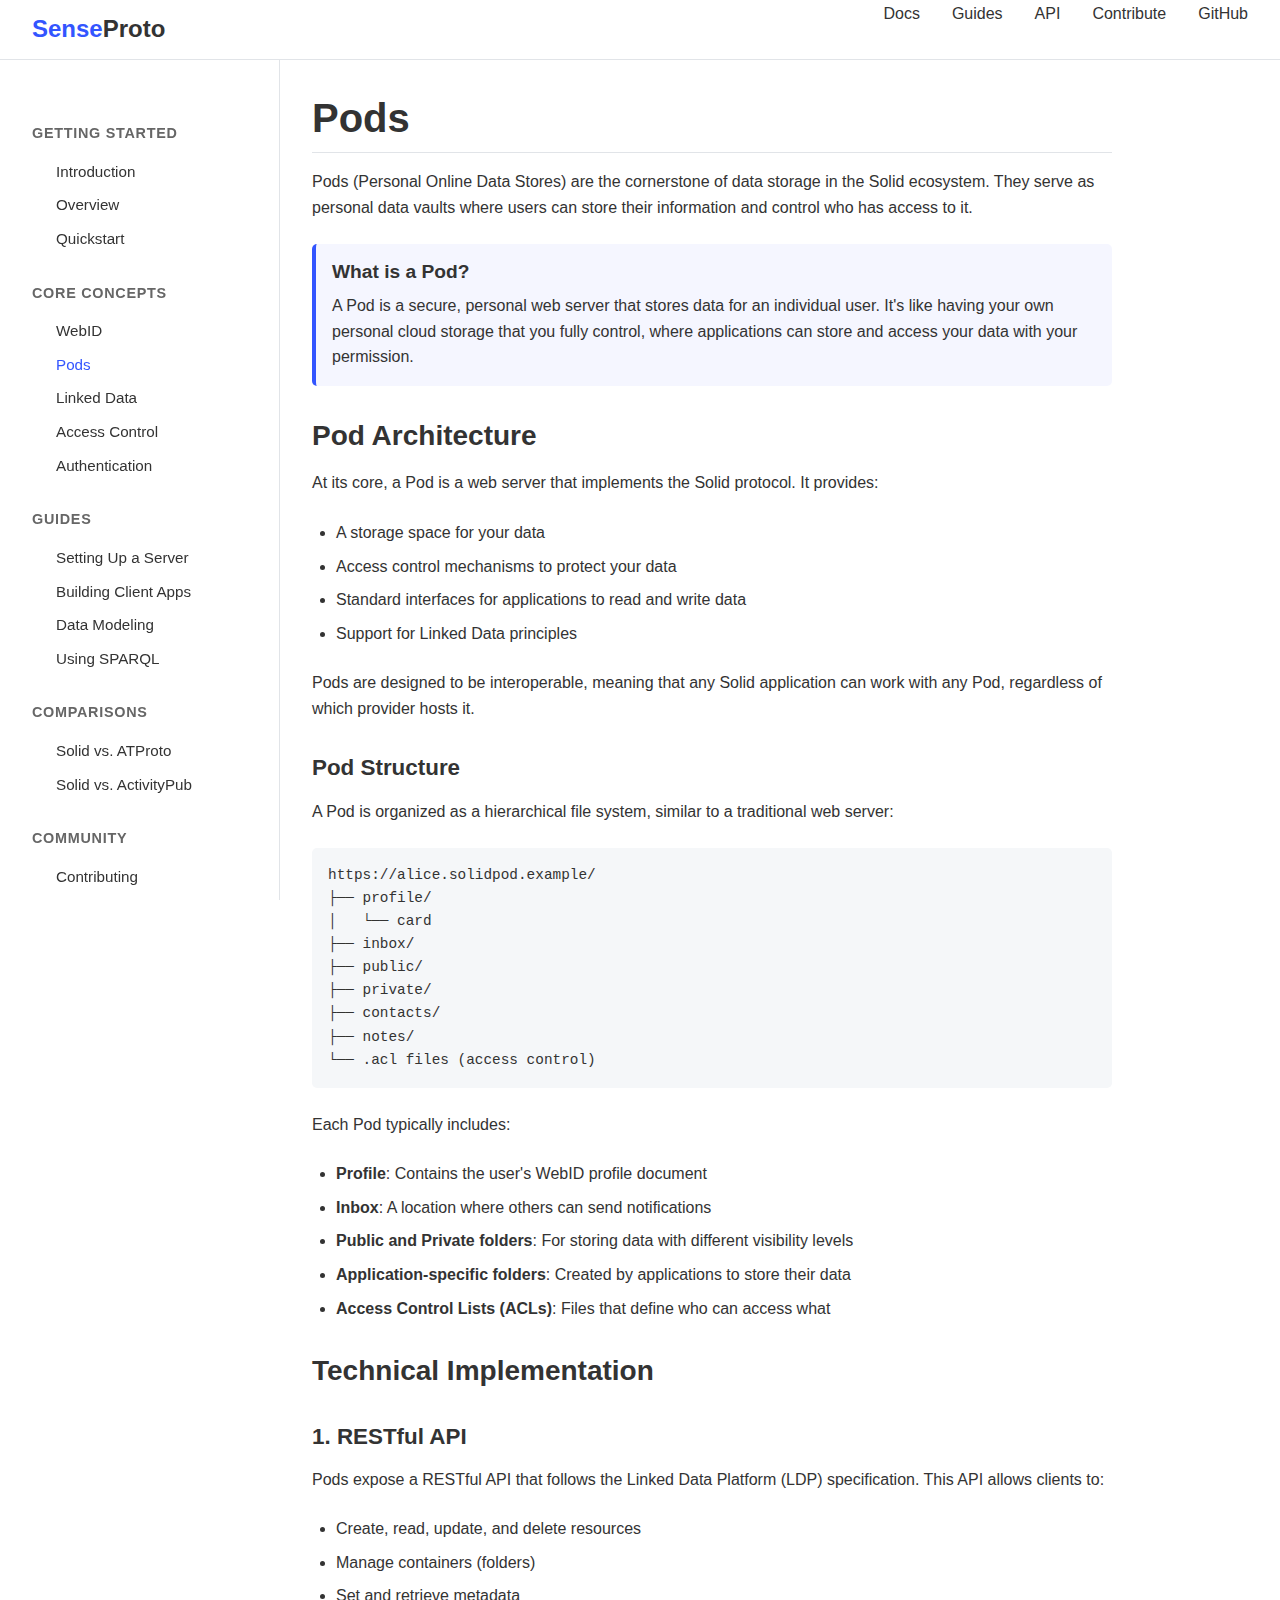
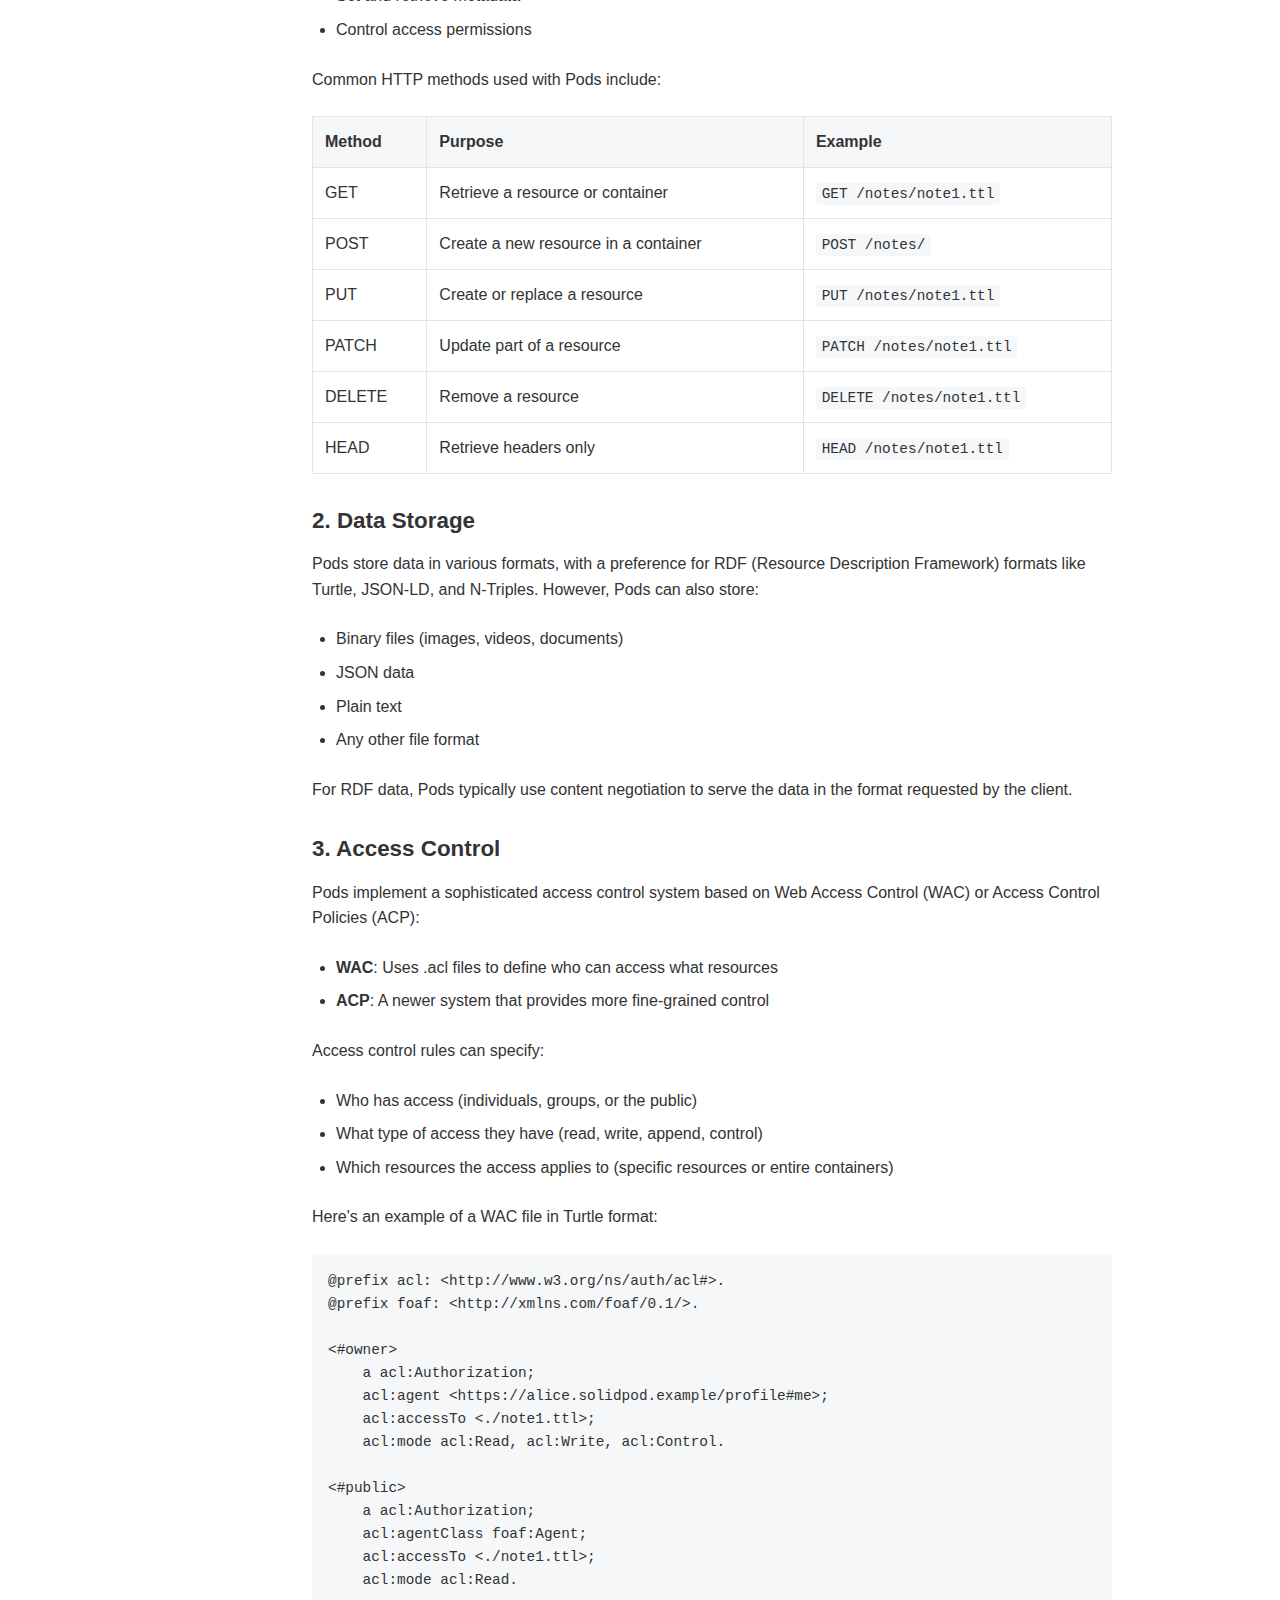
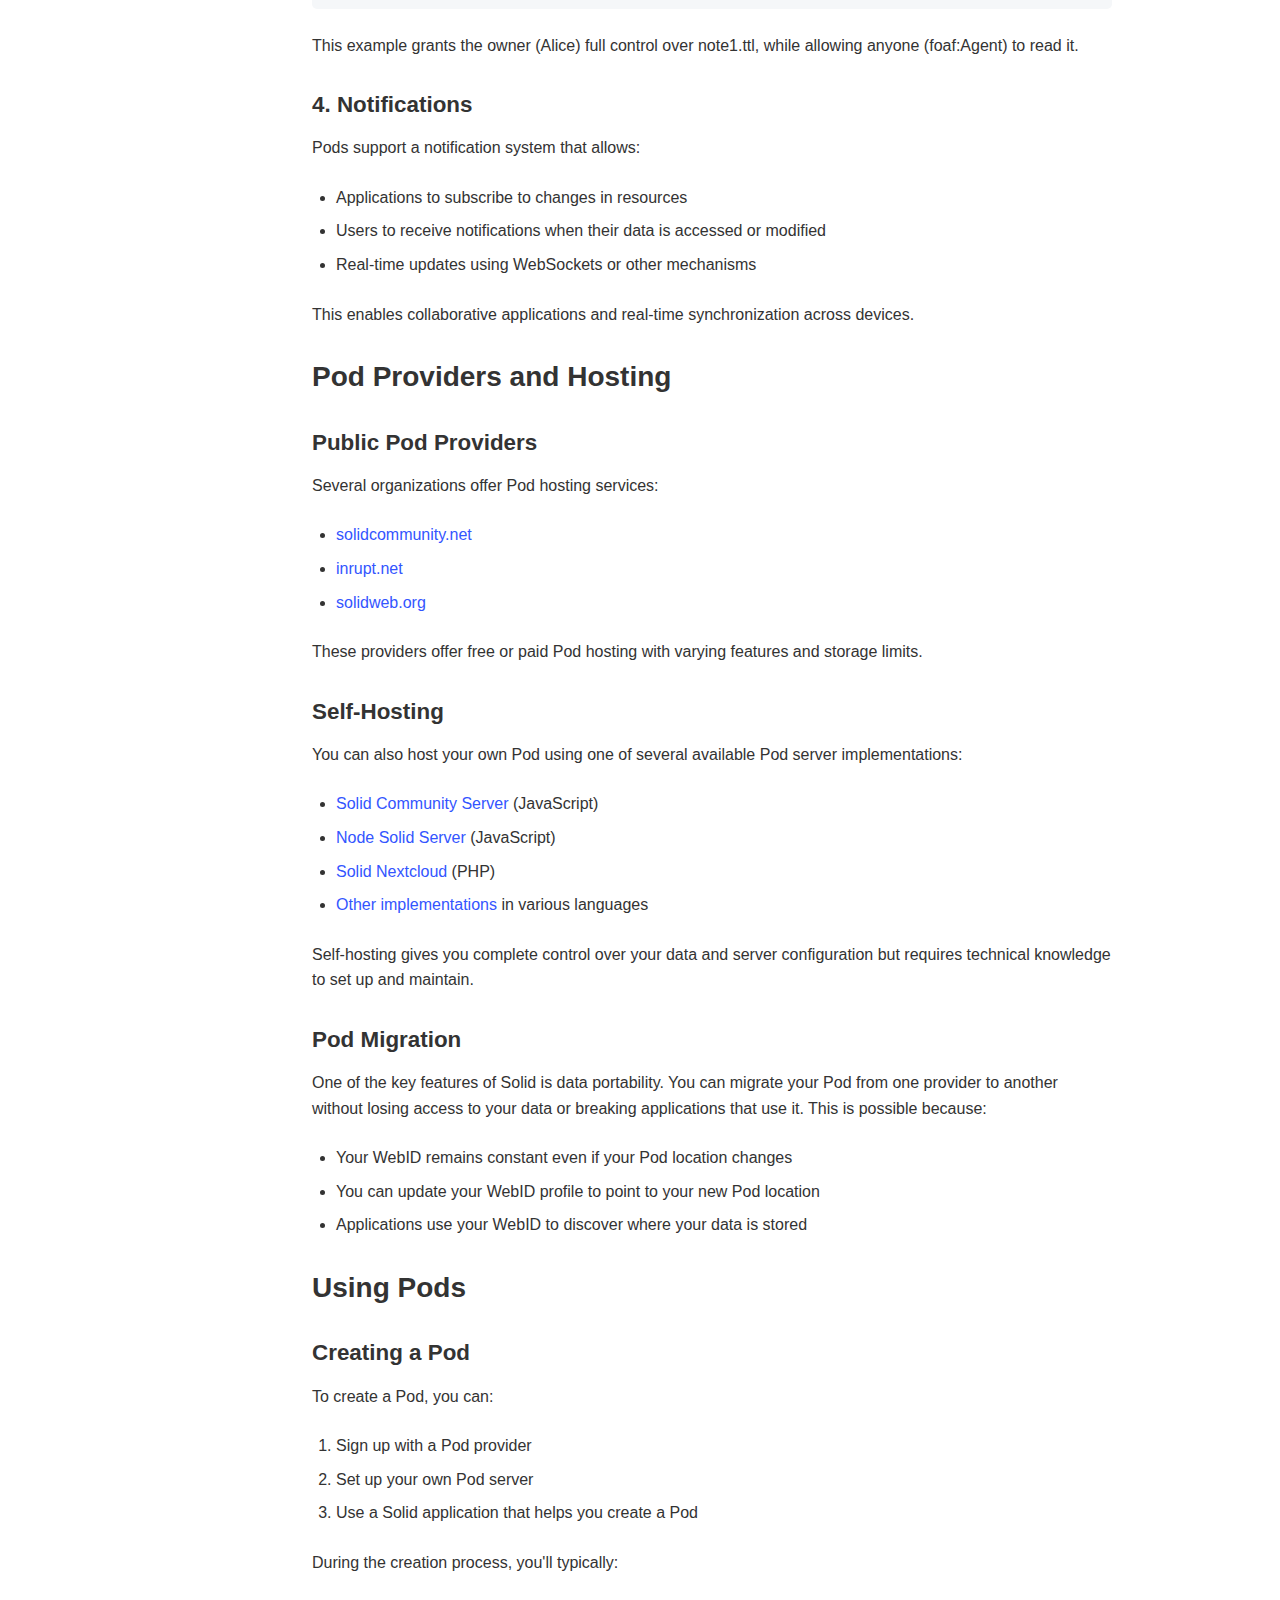
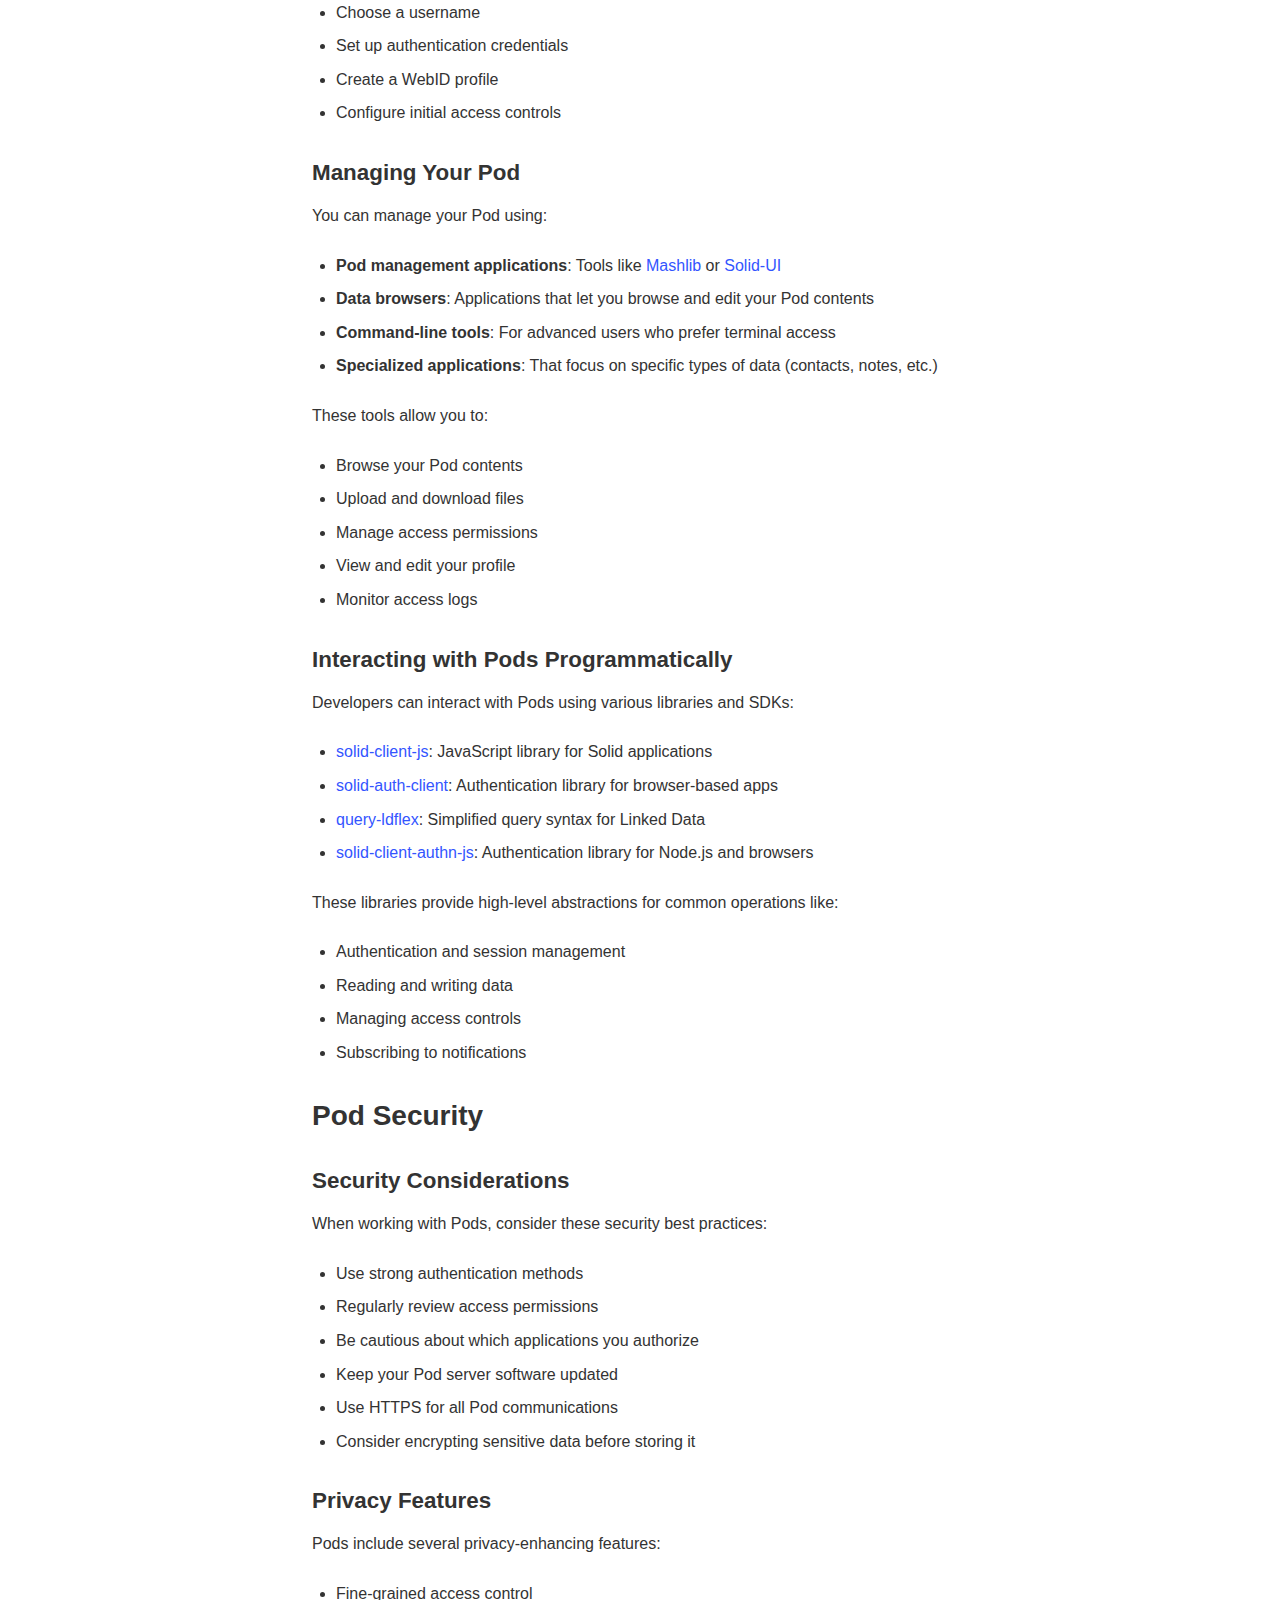
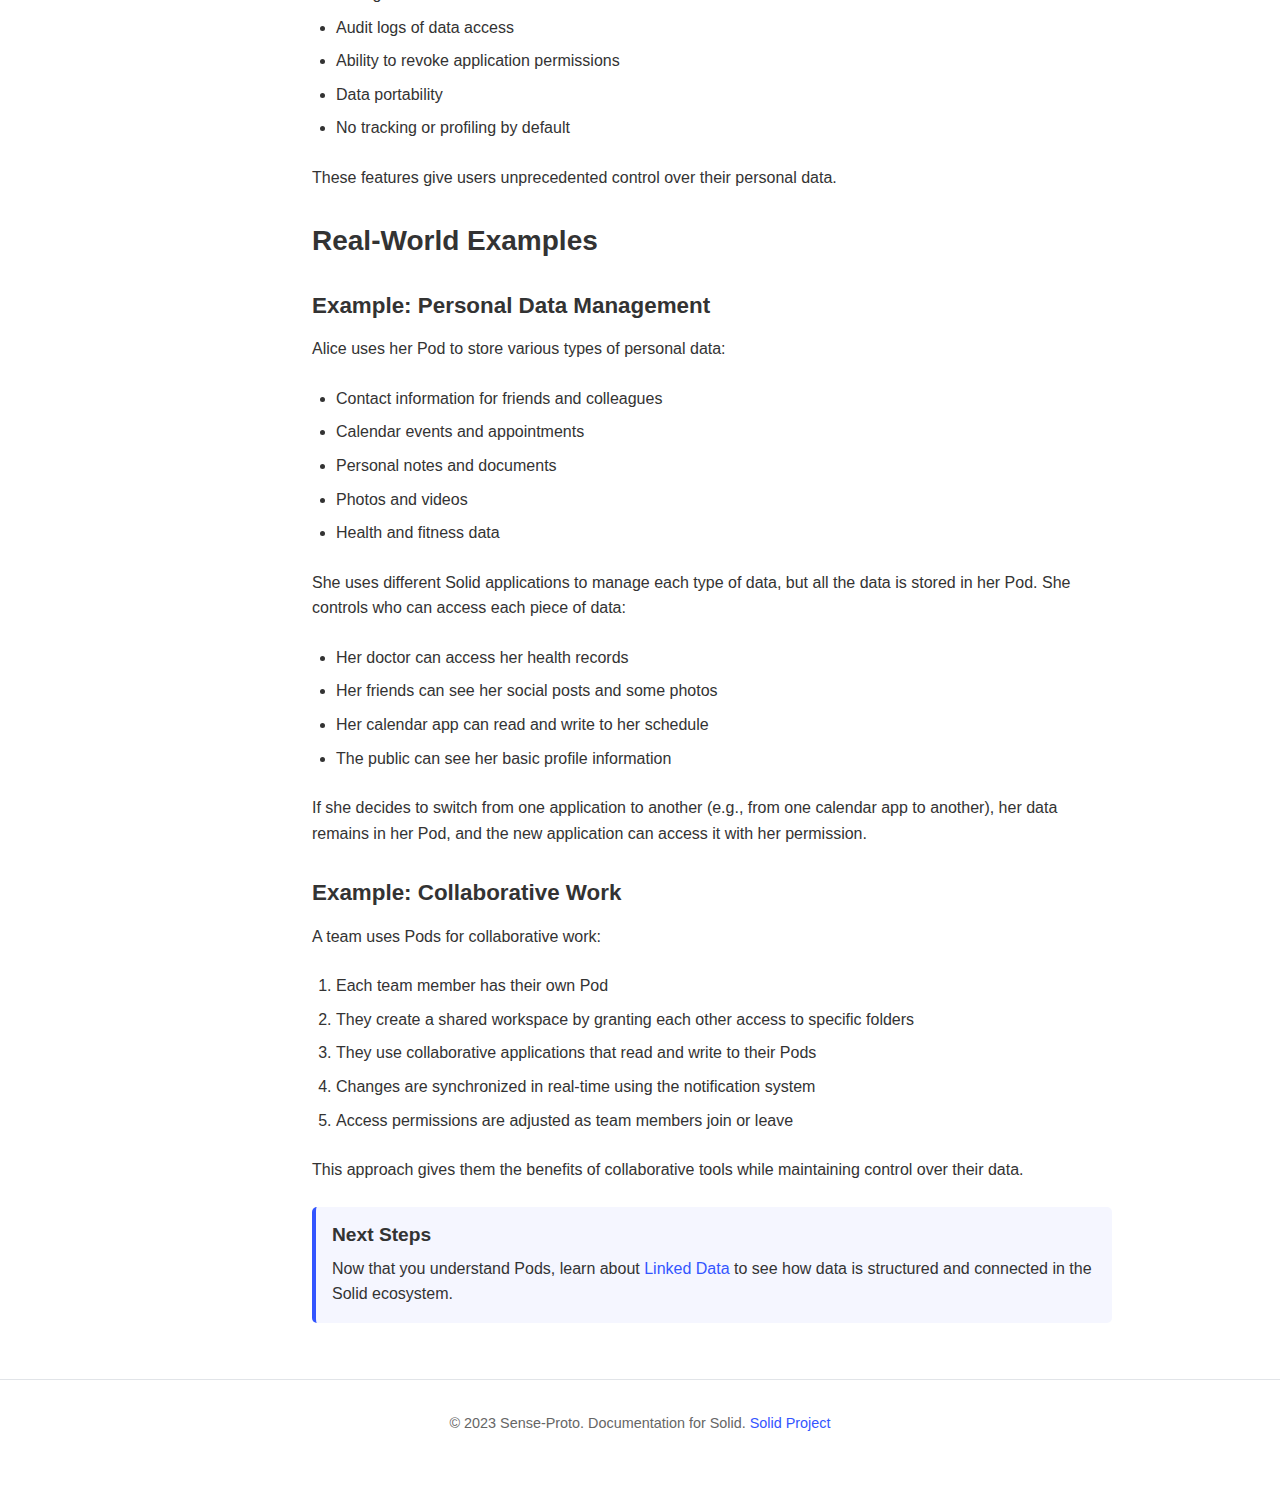
<file: documentation/sense-proto/pods.html>
<!DOCTYPE html>
<html lang="en">
<head>
    <meta charset="UTF-8">
    <meta name="viewport" content="width=device-width, initial-scale=1.0">
    <title>Pods - Solid Documentation | Sense-Proto</title>
    <link rel="stylesheet" href="css/styles.css">
    <link rel="icon" href="images/favicon.ico" type="image/x-icon">
</head>
<body>
    <header>
        <a href="index.html" class="logo">Sense<span>Proto</span></a>
        <nav>
            <ul>
                <li><a href="index.html">Docs</a></li>
                <li><a href="guides.html">Guides</a></li>
                <li><a href="api.html">API</a></li>
                <li><a href="contribute.html">Contribute</a></li>
                <li><a href="https://github.com/solid/solid" target="_blank">GitHub</a></li>
            </ul>
        </nav>
    </header>

    <div class="container">
        <aside class="sidebar">
            <h3>Getting Started</h3>
            <ul>
                <li><a href="index.html">Introduction</a></li>
                <li><a href="overview.html">Overview</a></li>
                <li><a href="quickstart.html">Quickstart</a></li>
            </ul>

            <h3>Core Concepts</h3>
            <ul>
                <li><a href="webid.html">WebID</a></li>
                <li><a href="pods.html" class="active">Pods</a></li>
                <li><a href="linked-data.html">Linked Data</a></li>
                <li><a href="access-control.html">Access Control</a></li>
                <li><a href="authentication.html">Authentication</a></li>
            </ul>

            <h3>Guides</h3>
            <ul>
                <li><a href="server-setup.html">Setting Up a Server</a></li>
                <li><a href="client-apps.html">Building Client Apps</a></li>
                <li><a href="data-model.html">Data Modeling</a></li>
                <li><a href="sparql.html">Using SPARQL</a></li>
            </ul>

            <h3>Comparisons</h3>
            <ul>
                <li><a href="vs-atproto.html">Solid vs. ATProto</a></li>
                <li><a href="vs-activitypub.html">Solid vs. ActivityPub</a></li>
            </ul>

            <h3>Community</h3>
            <ul>
                <li><a href="contribute.html">Contributing</a></li>
                <li><a href="sense-maker.html">Sense-Maker</a></li>
                <li><a href="resources.html">Resources</a></li>
            </ul>
        </aside>

        <main class="content">
            <h1>Pods</h1>
            
            <p>Pods (Personal Online Data Stores) are the cornerstone of data storage in the Solid ecosystem. They serve as personal data vaults where users can store their information and control who has access to it.</p>

            <div class="callout">
                <h4>What is a Pod?</h4>
                <p>A Pod is a secure, personal web server that stores data for an individual user. It's like having your own personal cloud storage that you fully control, where applications can store and access your data with your permission.</p>
            </div>

            <h2>Pod Architecture</h2>
            
            <p>At its core, a Pod is a web server that implements the Solid protocol. It provides:</p>
            
            <ul>
                <li>A storage space for your data</li>
                <li>Access control mechanisms to protect your data</li>
                <li>Standard interfaces for applications to read and write data</li>
                <li>Support for Linked Data principles</li>
            </ul>
            
            <p>Pods are designed to be interoperable, meaning that any Solid application can work with any Pod, regardless of which provider hosts it.</p>

            <h3>Pod Structure</h3>
            
            <p>A Pod is organized as a hierarchical file system, similar to a traditional web server:</p>
            
            <pre><code>https://alice.solidpod.example/
├── profile/
│   └── card
├── inbox/
├── public/
├── private/
├── contacts/
├── notes/
└── .acl files (access control)</code></pre>
            
            <p>Each Pod typically includes:</p>
            
            <ul>
                <li><strong>Profile</strong>: Contains the user's WebID profile document</li>
                <li><strong>Inbox</strong>: A location where others can send notifications</li>
                <li><strong>Public and Private folders</strong>: For storing data with different visibility levels</li>
                <li><strong>Application-specific folders</strong>: Created by applications to store their data</li>
                <li><strong>Access Control Lists (ACLs)</strong>: Files that define who can access what</li>
            </ul>

            <h2>Technical Implementation</h2>

            <h3>1. RESTful API</h3>
            
            <p>Pods expose a RESTful API that follows the Linked Data Platform (LDP) specification. This API allows clients to:</p>
            
            <ul>
                <li>Create, read, update, and delete resources</li>
                <li>Manage containers (folders)</li>
                <li>Set and retrieve metadata</li>
                <li>Control access permissions</li>
            </ul>
            
            <p>Common HTTP methods used with Pods include:</p>
            
            <table>
                <thead>
                    <tr>
                        <th>Method</th>
                        <th>Purpose</th>
                        <th>Example</th>
                    </tr>
                </thead>
                <tbody>
                    <tr>
                        <td>GET</td>
                        <td>Retrieve a resource or container</td>
                        <td><code>GET /notes/note1.ttl</code></td>
                    </tr>
                    <tr>
                        <td>POST</td>
                        <td>Create a new resource in a container</td>
                        <td><code>POST /notes/</code></td>
                    </tr>
                    <tr>
                        <td>PUT</td>
                        <td>Create or replace a resource</td>
                        <td><code>PUT /notes/note1.ttl</code></td>
                    </tr>
                    <tr>
                        <td>PATCH</td>
                        <td>Update part of a resource</td>
                        <td><code>PATCH /notes/note1.ttl</code></td>
                    </tr>
                    <tr>
                        <td>DELETE</td>
                        <td>Remove a resource</td>
                        <td><code>DELETE /notes/note1.ttl</code></td>
                    </tr>
                    <tr>
                        <td>HEAD</td>
                        <td>Retrieve headers only</td>
                        <td><code>HEAD /notes/note1.ttl</code></td>
                    </tr>
                </tbody>
            </table>

            <h3>2. Data Storage</h3>
            
            <p>Pods store data in various formats, with a preference for RDF (Resource Description Framework) formats like Turtle, JSON-LD, and N-Triples. However, Pods can also store:</p>
            
            <ul>
                <li>Binary files (images, videos, documents)</li>
                <li>JSON data</li>
                <li>Plain text</li>
                <li>Any other file format</li>
            </ul>
            
            <p>For RDF data, Pods typically use content negotiation to serve the data in the format requested by the client.</p>

            <h3>3. Access Control</h3>
            
            <p>Pods implement a sophisticated access control system based on Web Access Control (WAC) or Access Control Policies (ACP):</p>
            
            <ul>
                <li><strong>WAC</strong>: Uses .acl files to define who can access what resources</li>
                <li><strong>ACP</strong>: A newer system that provides more fine-grained control</li>
            </ul>
            
            <p>Access control rules can specify:</p>
            
            <ul>
                <li>Who has access (individuals, groups, or the public)</li>
                <li>What type of access they have (read, write, append, control)</li>
                <li>Which resources the access applies to (specific resources or entire containers)</li>
            </ul>
            
            <p>Here's an example of a WAC file in Turtle format:</p>
            
            <pre><code>@prefix acl: &lt;http://www.w3.org/ns/auth/acl#&gt;.
@prefix foaf: &lt;http://xmlns.com/foaf/0.1/&gt;.

&lt;#owner&gt;
    a acl:Authorization;
    acl:agent &lt;https://alice.solidpod.example/profile#me&gt;;
    acl:accessTo &lt;./note1.ttl&gt;;
    acl:mode acl:Read, acl:Write, acl:Control.

&lt;#public&gt;
    a acl:Authorization;
    acl:agentClass foaf:Agent;
    acl:accessTo &lt;./note1.ttl&gt;;
    acl:mode acl:Read.</code></pre>
            
            <p>This example grants the owner (Alice) full control over note1.ttl, while allowing anyone (foaf:Agent) to read it.</p>

            <h3>4. Notifications</h3>
            
            <p>Pods support a notification system that allows:</p>
            
            <ul>
                <li>Applications to subscribe to changes in resources</li>
                <li>Users to receive notifications when their data is accessed or modified</li>
                <li>Real-time updates using WebSockets or other mechanisms</li>
            </ul>
            
            <p>This enables collaborative applications and real-time synchronization across devices.</p>

            <h2>Pod Providers and Hosting</h2>

            <h3>Public Pod Providers</h3>
            
            <p>Several organizations offer Pod hosting services:</p>
            
            <ul>
                <li><a href="https://solidcommunity.net/" target="_blank">solidcommunity.net</a></li>
                <li><a href="https://inrupt.net/" target="_blank">inrupt.net</a></li>
                <li><a href="https://solidweb.org/" target="_blank">solidweb.org</a></li>
            </ul>
            
            <p>These providers offer free or paid Pod hosting with varying features and storage limits.</p>

            <h3>Self-Hosting</h3>
            
            <p>You can also host your own Pod using one of several available Pod server implementations:</p>
            
            <ul>
                <li><a href="https://github.com/solid/community-server" target="_blank">Solid Community Server</a> (JavaScript)</li>
                <li><a href="https://github.com/solid/node-solid-server" target="_blank">Node Solid Server</a> (JavaScript)</li>
                <li><a href="https://github.com/solid/solid-nextcloud" target="_blank">Solid Nextcloud</a> (PHP)</li>
                <li><a href="https://github.com/solid/solid-spec" target="_blank">Other implementations</a> in various languages</li>
            </ul>
            
            <p>Self-hosting gives you complete control over your data and server configuration but requires technical knowledge to set up and maintain.</p>

            <h3>Pod Migration</h3>
            
            <p>One of the key features of Solid is data portability. You can migrate your Pod from one provider to another without losing access to your data or breaking applications that use it. This is possible because:</p>
            
            <ul>
                <li>Your WebID remains constant even if your Pod location changes</li>
                <li>You can update your WebID profile to point to your new Pod location</li>
                <li>Applications use your WebID to discover where your data is stored</li>
            </ul>

            <h2>Using Pods</h2>

            <h3>Creating a Pod</h3>
            
            <p>To create a Pod, you can:</p>
            
            <ol>
                <li>Sign up with a Pod provider</li>
                <li>Set up your own Pod server</li>
                <li>Use a Solid application that helps you create a Pod</li>
            </ol>
            
            <p>During the creation process, you'll typically:</p>
            
            <ul>
                <li>Choose a username</li>
                <li>Set up authentication credentials</li>
                <li>Create a WebID profile</li>
                <li>Configure initial access controls</li>
            </ul>

            <h3>Managing Your Pod</h3>
            
            <p>You can manage your Pod using:</p>
            
            <ul>
                <li><strong>Pod management applications</strong>: Tools like <a href="https://github.com/solid/mashlib" target="_blank">Mashlib</a> or <a href="https://github.com/solid/solid-ui" target="_blank">Solid-UI</a></li>
                <li><strong>Data browsers</strong>: Applications that let you browse and edit your Pod contents</li>
                <li><strong>Command-line tools</strong>: For advanced users who prefer terminal access</li>
                <li><strong>Specialized applications</strong>: That focus on specific types of data (contacts, notes, etc.)</li>
            </ul>
            
            <p>These tools allow you to:</p>
            
            <ul>
                <li>Browse your Pod contents</li>
                <li>Upload and download files</li>
                <li>Manage access permissions</li>
                <li>View and edit your profile</li>
                <li>Monitor access logs</li>
            </ul>

            <h3>Interacting with Pods Programmatically</h3>
            
            <p>Developers can interact with Pods using various libraries and SDKs:</p>
            
            <ul>
                <li><a href="https://github.com/solid/solid-client-js" target="_blank">solid-client-js</a>: JavaScript library for Solid applications</li>
                <li><a href="https://github.com/solid/solid-auth-client" target="_blank">solid-auth-client</a>: Authentication library for browser-based apps</li>
                <li><a href="https://github.com/solid/query-ldflex" target="_blank">query-ldflex</a>: Simplified query syntax for Linked Data</li>
                <li><a href="https://github.com/solid/solid-client-authn-js" target="_blank">solid-client-authn-js</a>: Authentication library for Node.js and browsers</li>
            </ul>
            
            <p>These libraries provide high-level abstractions for common operations like:</p>
            
            <ul>
                <li>Authentication and session management</li>
                <li>Reading and writing data</li>
                <li>Managing access controls</li>
                <li>Subscribing to notifications</li>
            </ul>

            <h2>Pod Security</h2>

            <h3>Security Considerations</h3>
            
            <p>When working with Pods, consider these security best practices:</p>
            
            <ul>
                <li>Use strong authentication methods</li>
                <li>Regularly review access permissions</li>
                <li>Be cautious about which applications you authorize</li>
                <li>Keep your Pod server software updated</li>
                <li>Use HTTPS for all Pod communications</li>
                <li>Consider encrypting sensitive data before storing it</li>
            </ul>

            <h3>Privacy Features</h3>
            
            <p>Pods include several privacy-enhancing features:</p>
            
            <ul>
                <li>Fine-grained access control</li>
                <li>Audit logs of data access</li>
                <li>Ability to revoke application permissions</li>
                <li>Data portability</li>
                <li>No tracking or profiling by default</li>
            </ul>
            
            <p>These features give users unprecedented control over their personal data.</p>

            <h2>Real-World Examples</h2>

            <h3>Example: Personal Data Management</h3>
            
            <p>Alice uses her Pod to store various types of personal data:</p>
            
            <ul>
                <li>Contact information for friends and colleagues</li>
                <li>Calendar events and appointments</li>
                <li>Personal notes and documents</li>
                <li>Photos and videos</li>
                <li>Health and fitness data</li>
            </ul>
            
            <p>She uses different Solid applications to manage each type of data, but all the data is stored in her Pod. She controls who can access each piece of data:</p>
            
            <ul>
                <li>Her doctor can access her health records</li>
                <li>Her friends can see her social posts and some photos</li>
                <li>Her calendar app can read and write to her schedule</li>
                <li>The public can see her basic profile information</li>
            </ul>
            
            <p>If she decides to switch from one application to another (e.g., from one calendar app to another), her data remains in her Pod, and the new application can access it with her permission.</p>

            <h3>Example: Collaborative Work</h3>
            
            <p>A team uses Pods for collaborative work:</p>
            
            <ol>
                <li>Each team member has their own Pod</li>
                <li>They create a shared workspace by granting each other access to specific folders</li>
                <li>They use collaborative applications that read and write to their Pods</li>
                <li>Changes are synchronized in real-time using the notification system</li>
                <li>Access permissions are adjusted as team members join or leave</li>
            </ol>
            
            <p>This approach gives them the benefits of collaborative tools while maintaining control over their data.</p>

            <div class="callout">
                <h4>Next Steps</h4>
                <p>Now that you understand Pods, learn about <a href="linked-data.html">Linked Data</a> to see how data is structured and connected in the Solid ecosystem.</p>
            </div>
        </main>
    </div>

    <footer>
        <p>&copy; 2023 Sense-Proto. Documentation for Solid. <a href="https://solidproject.org/" target="_blank">Solid Project</a></p>
    </footer>
</body>
</html>
</file>
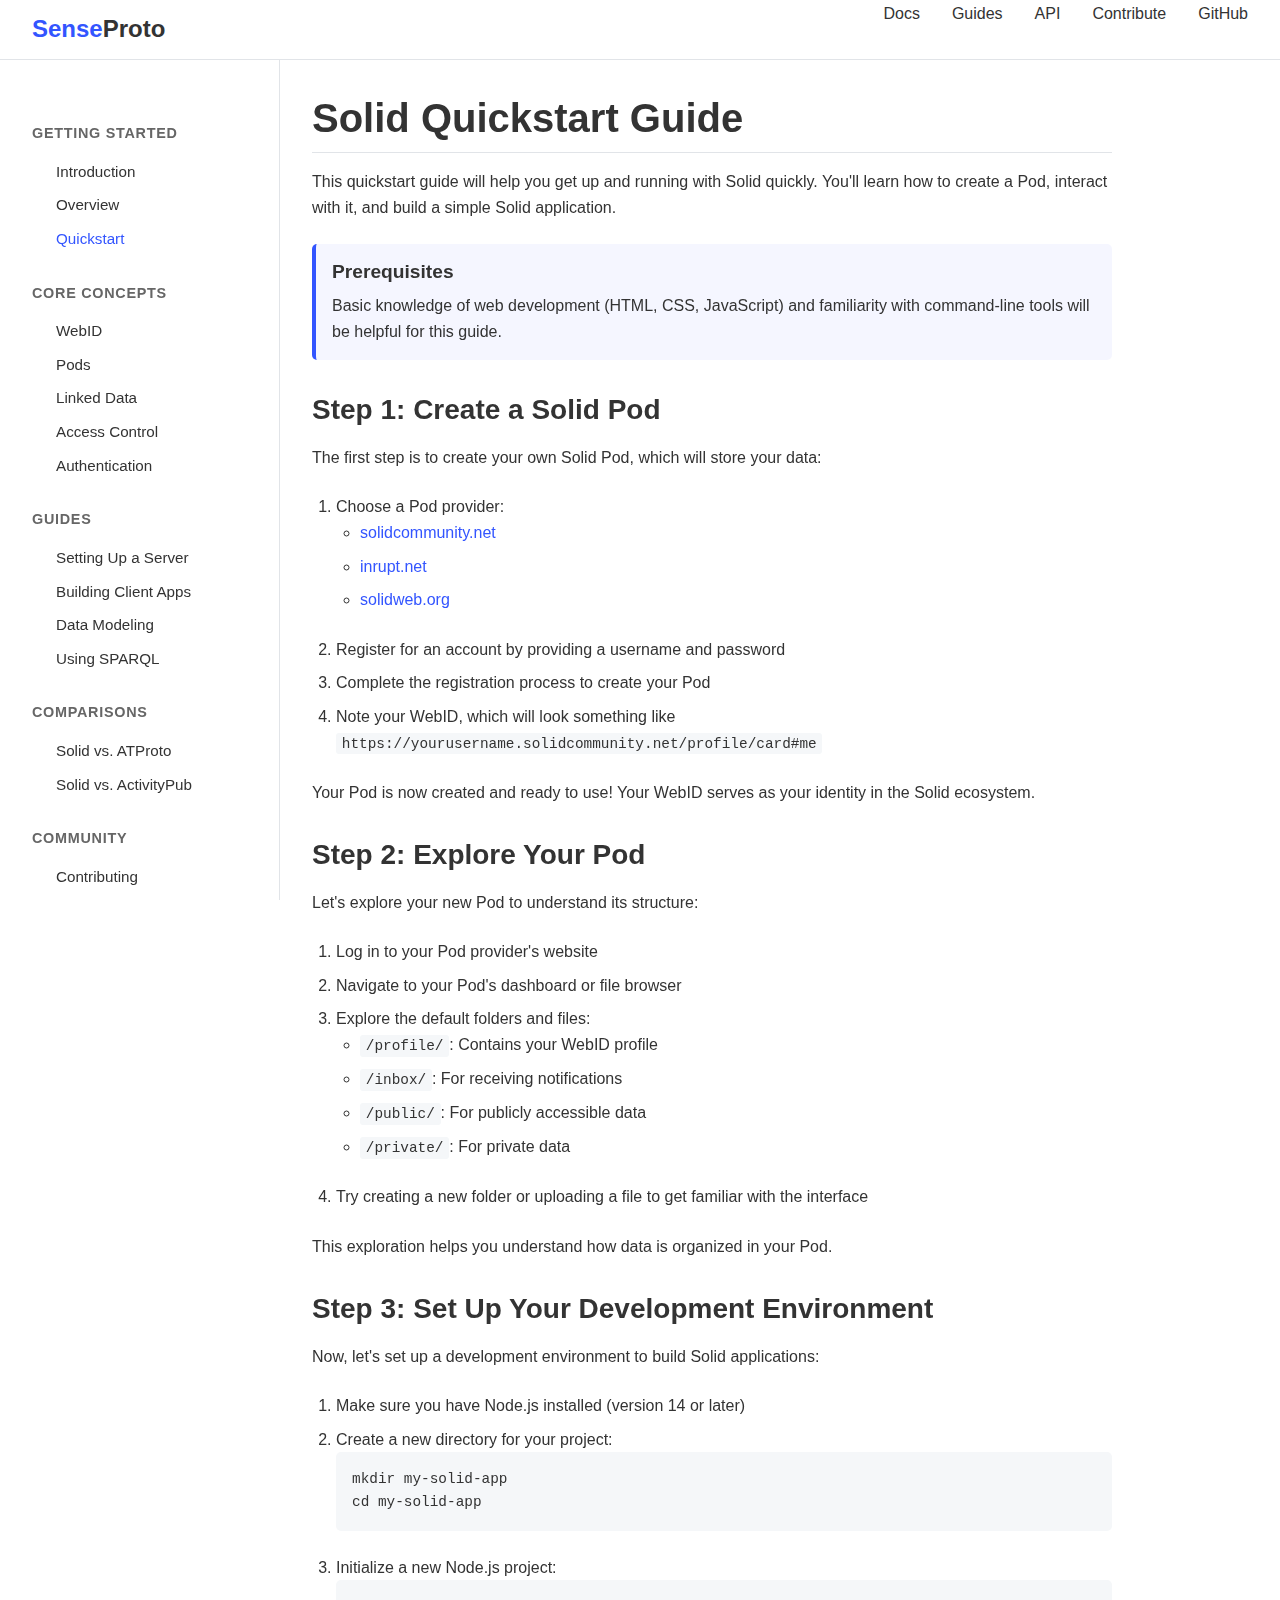
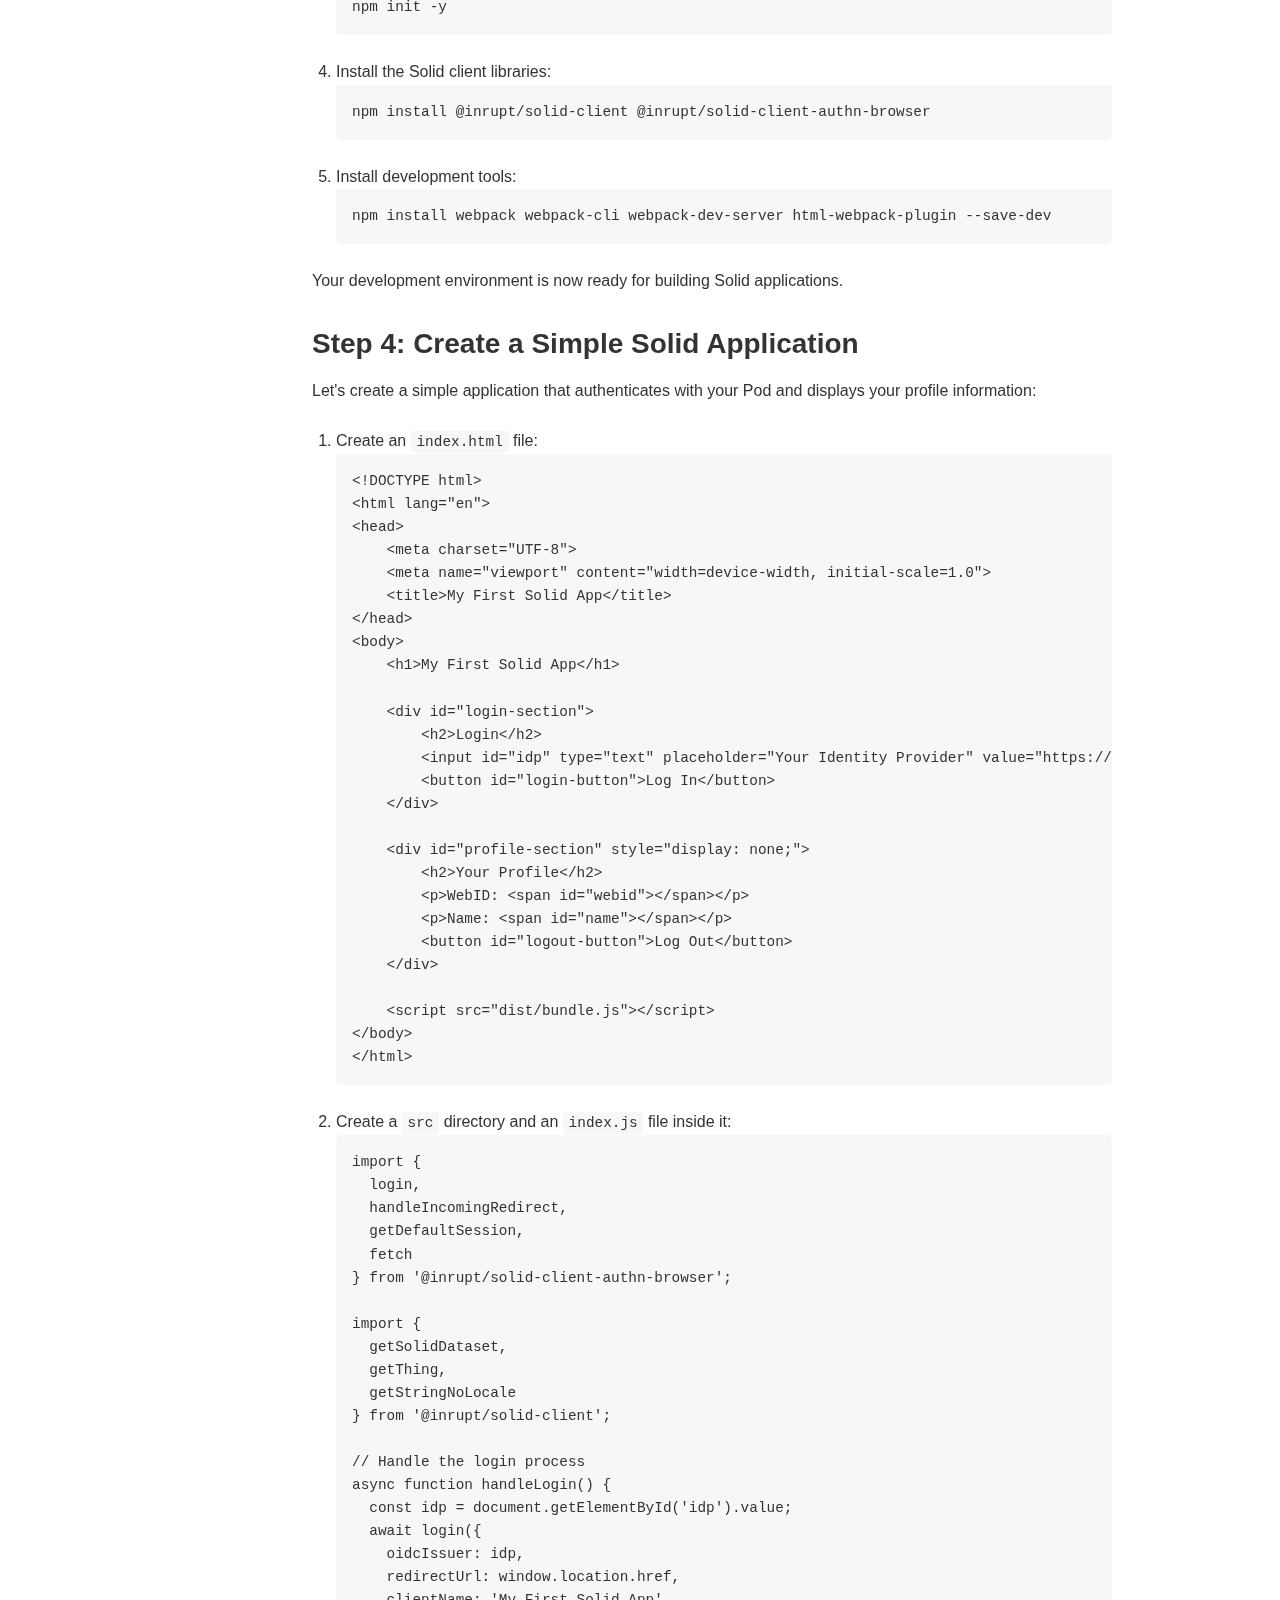
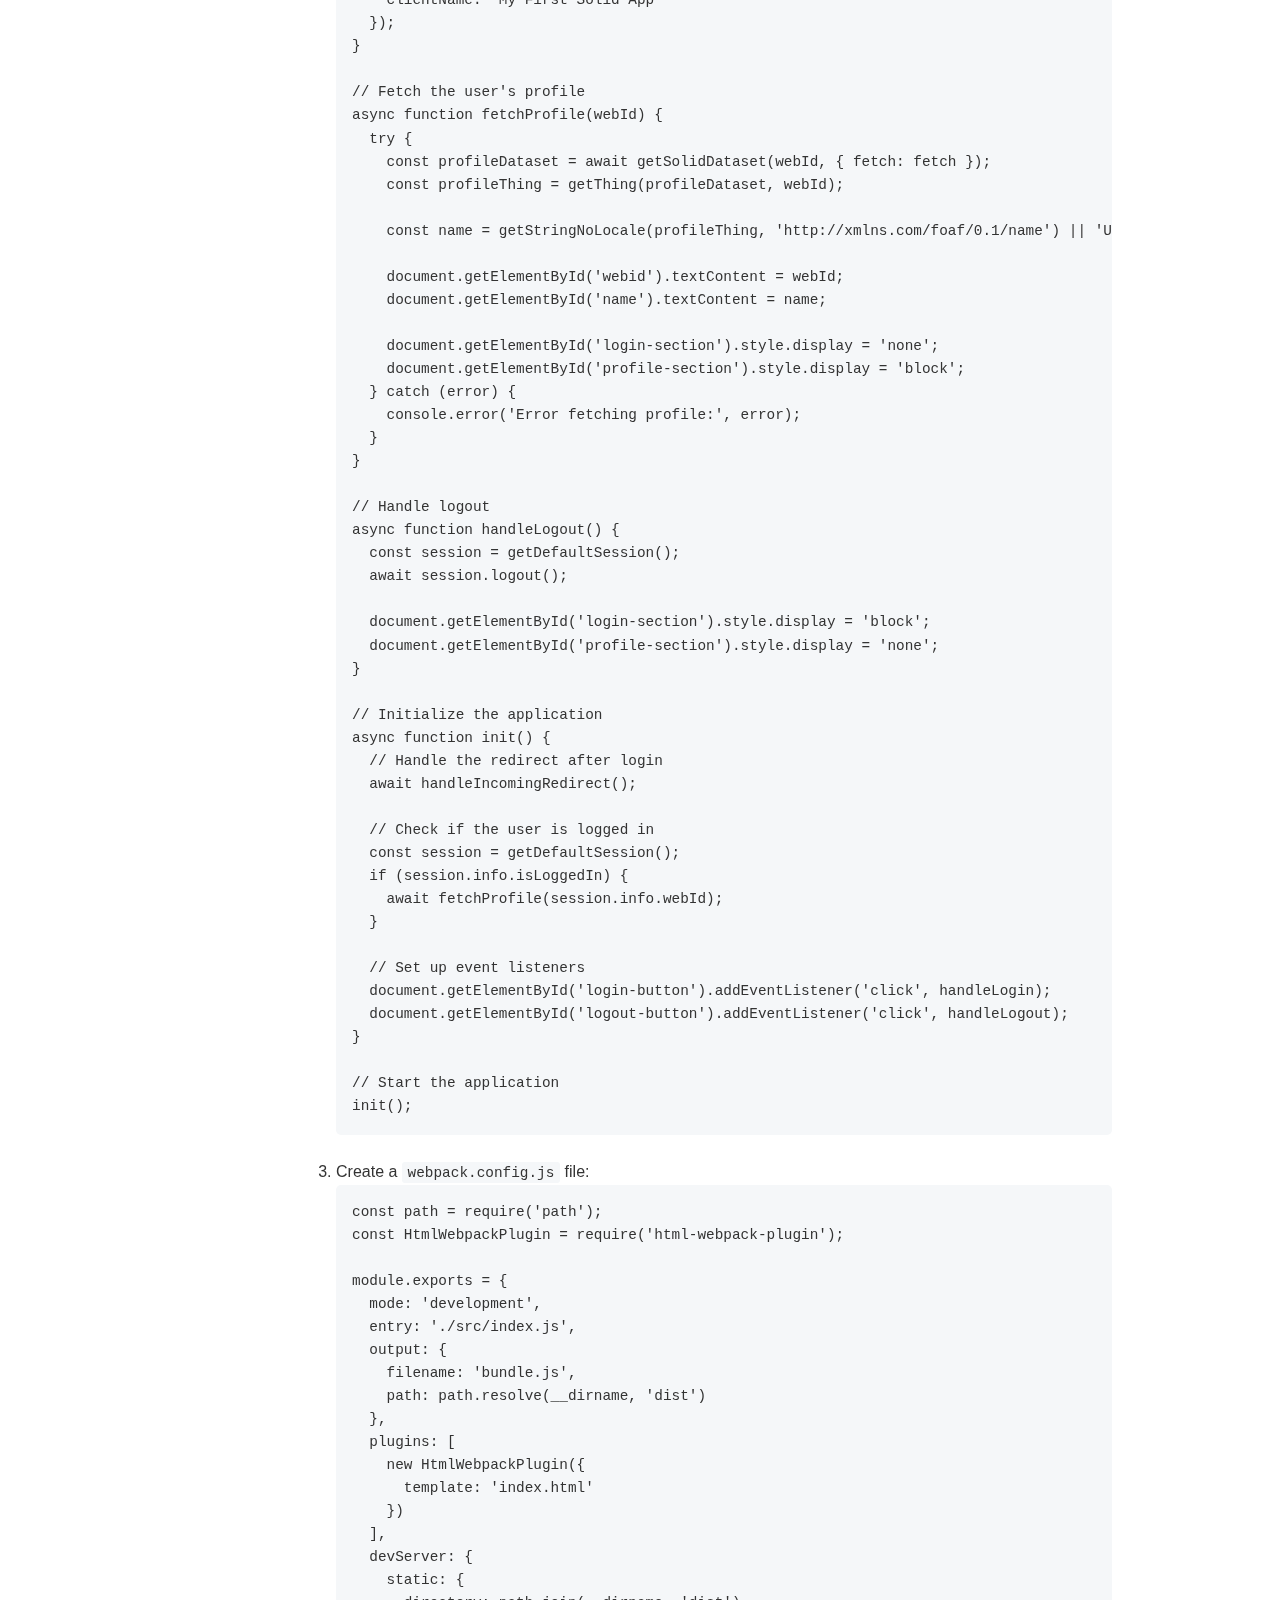
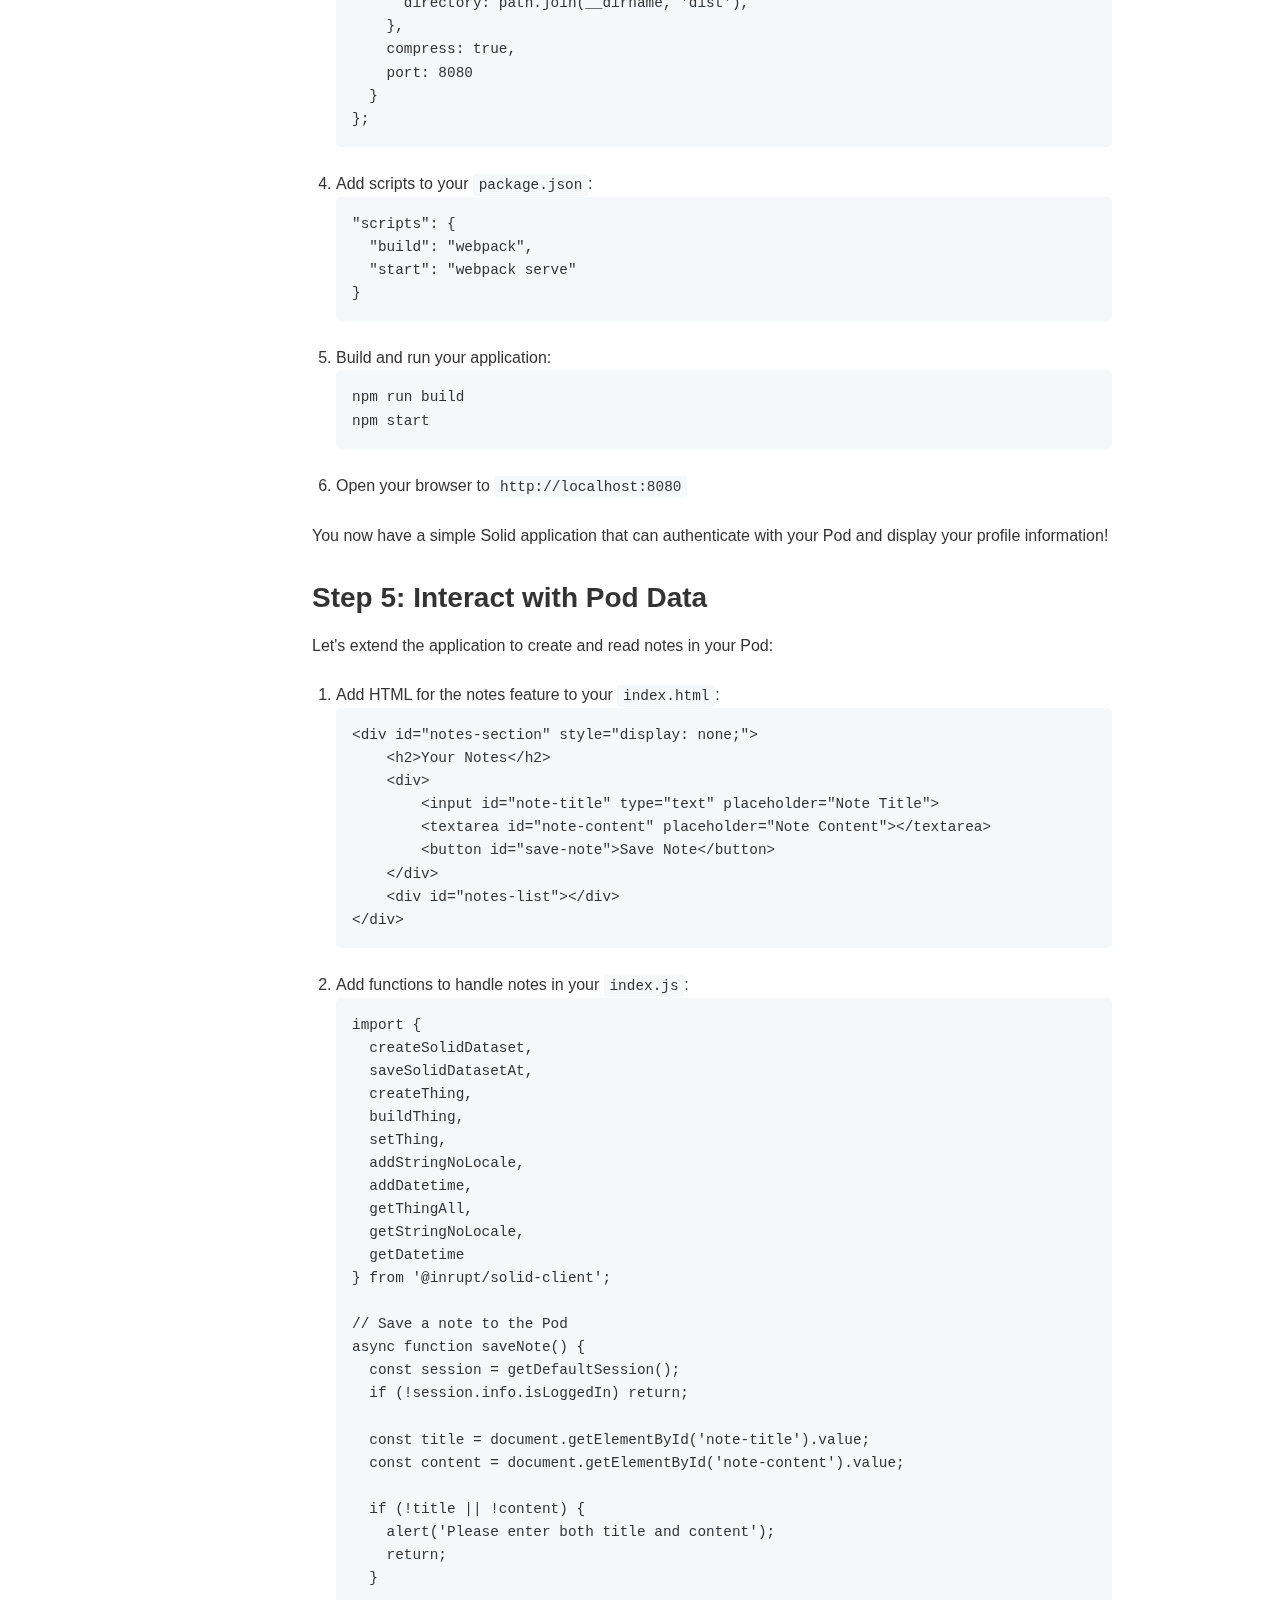
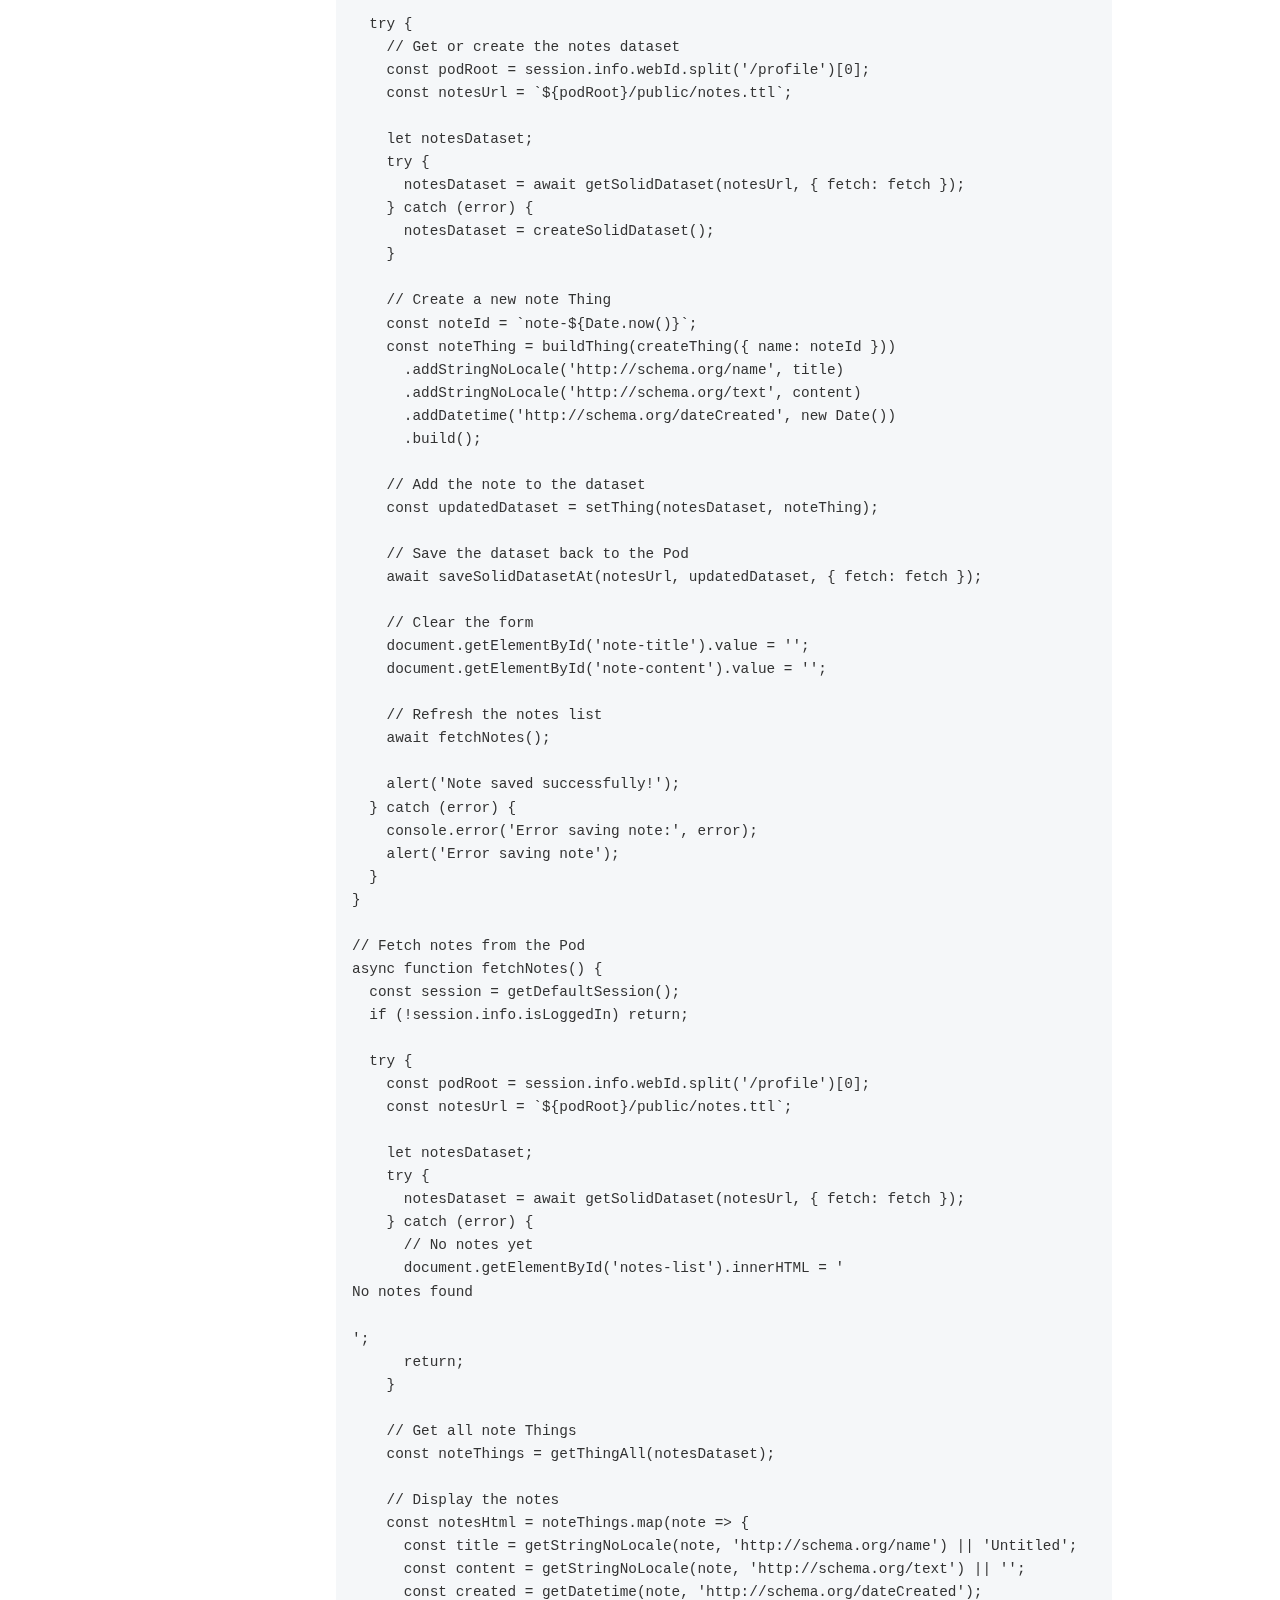
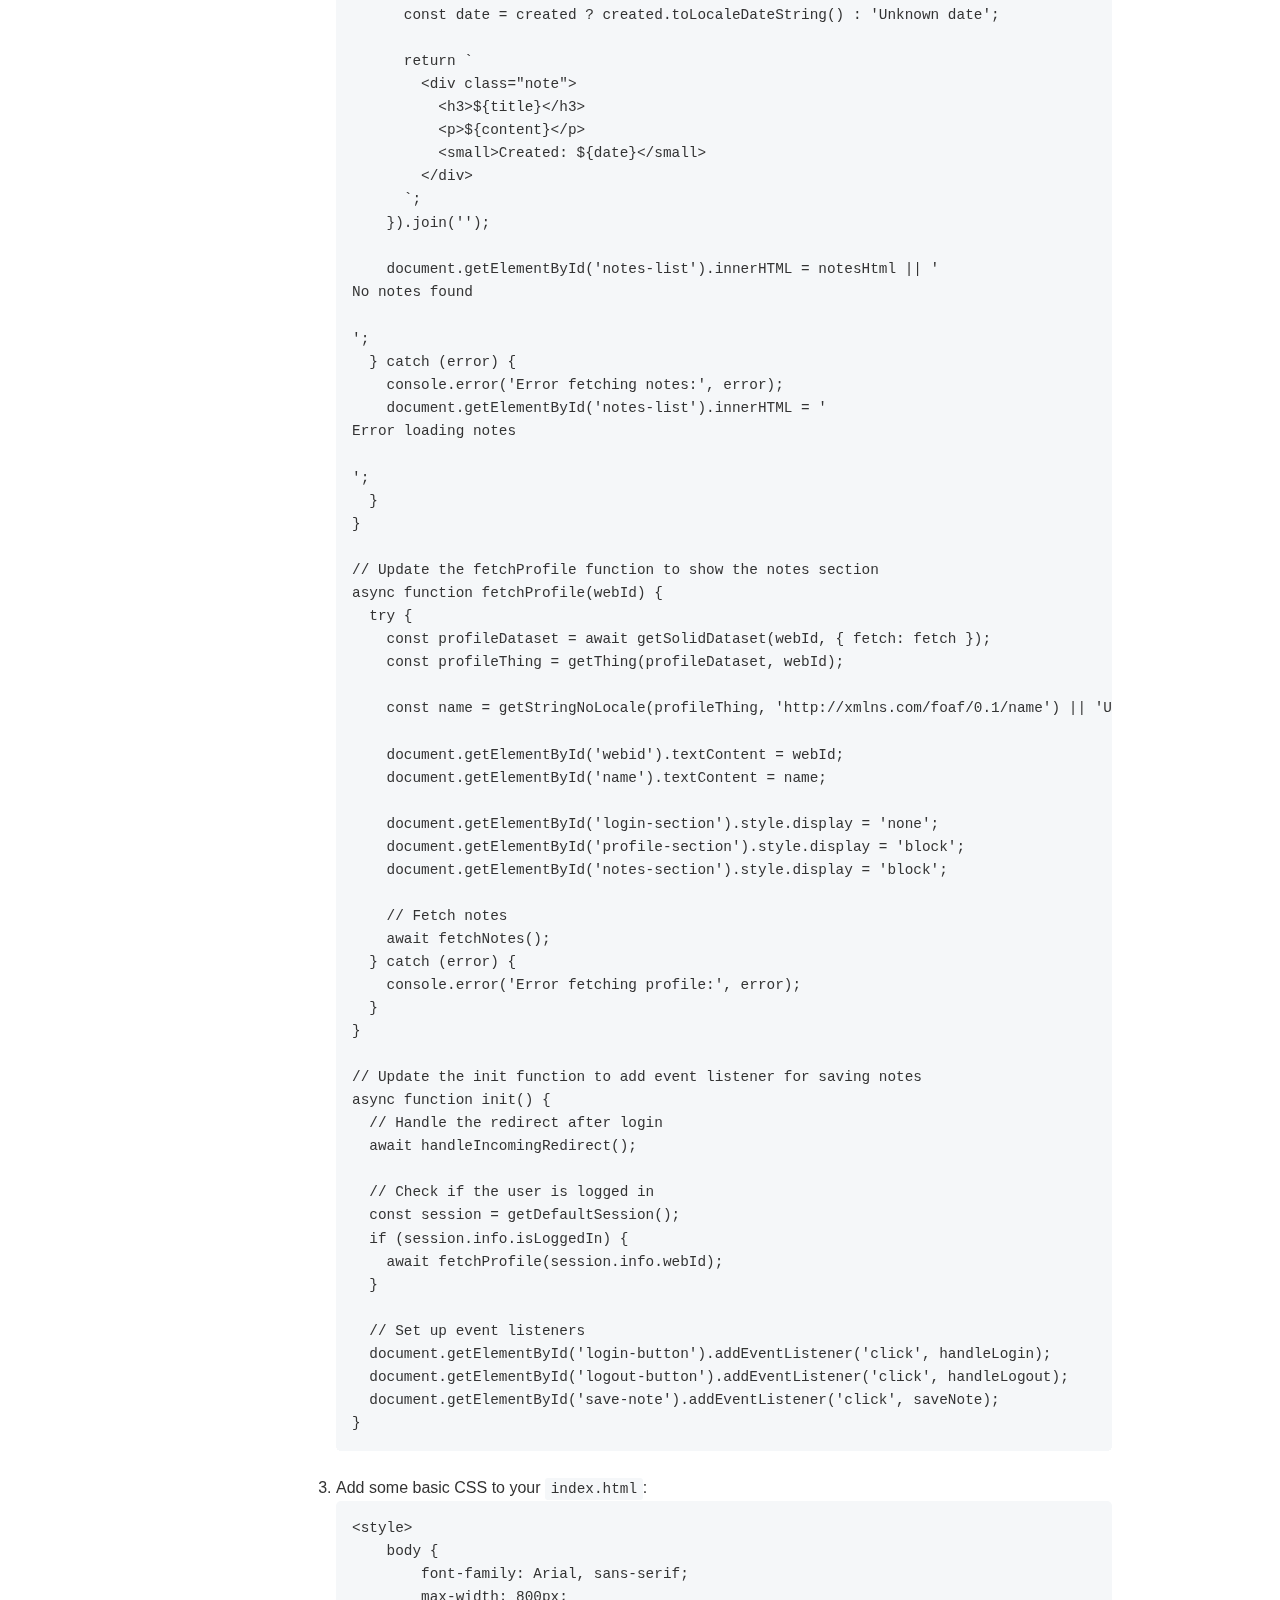
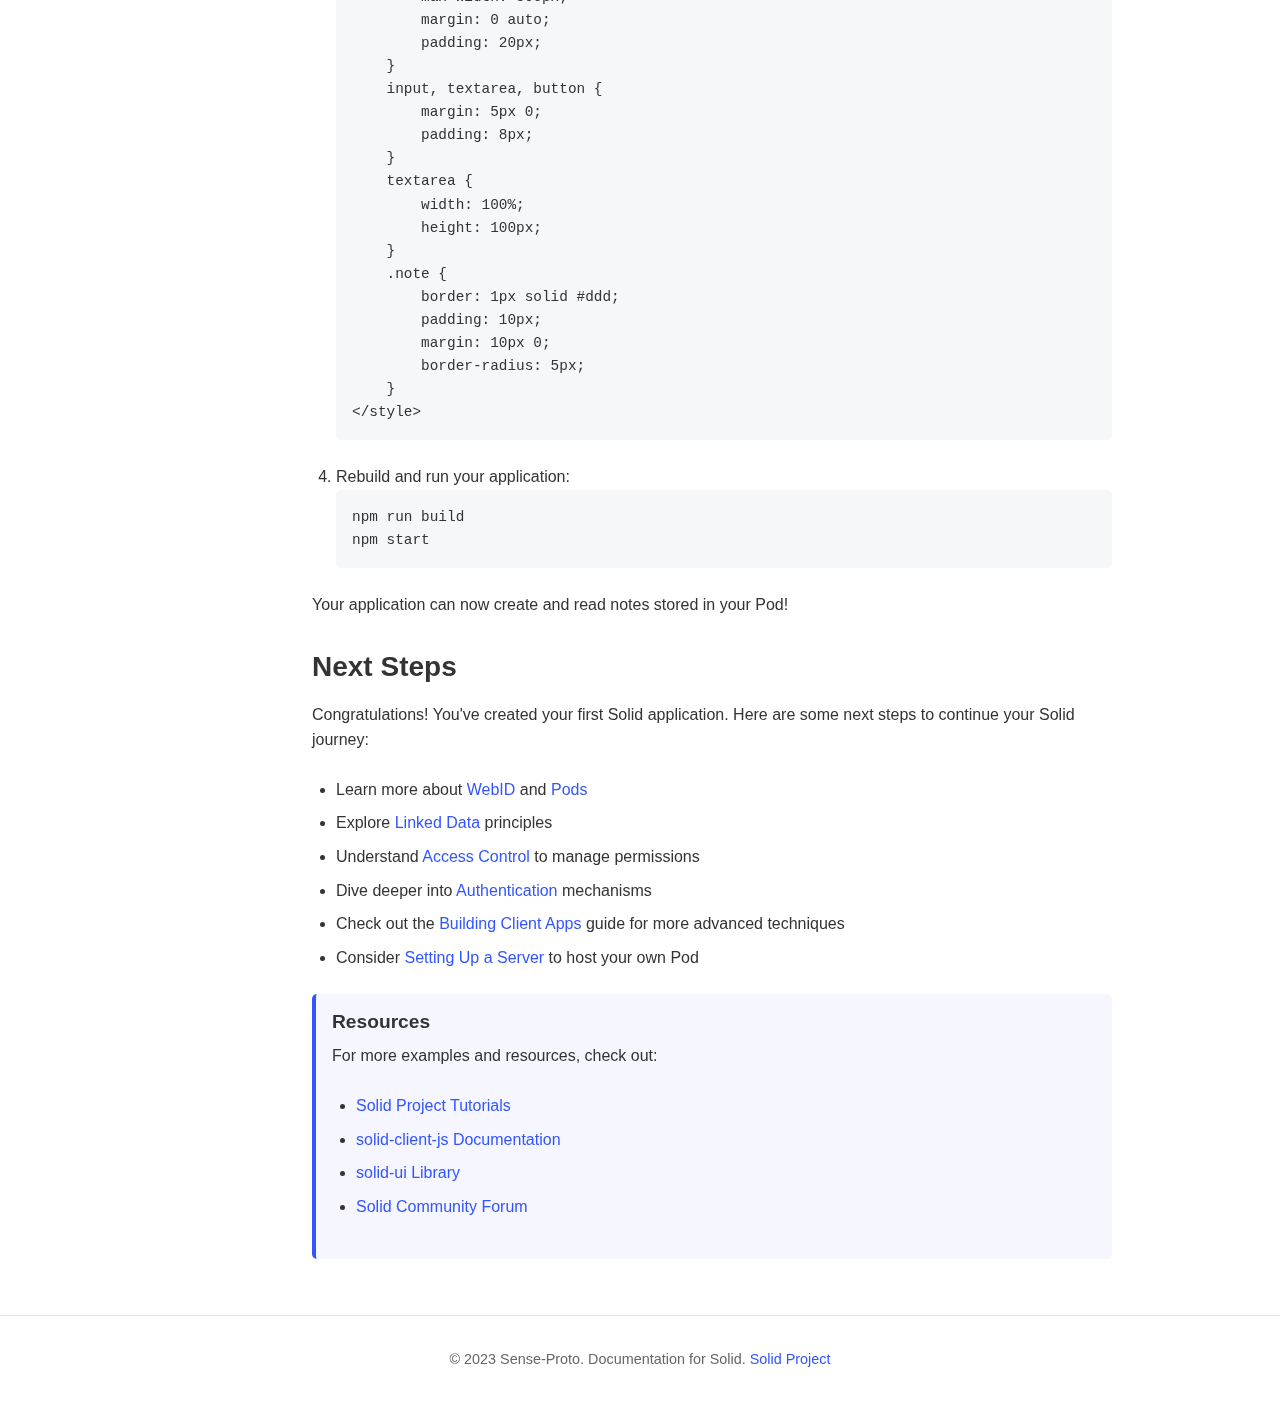
<file: documentation/sense-proto/quickstart.html>
<!DOCTYPE html>
<html lang="en">
<head>
    <meta charset="UTF-8">
    <meta name="viewport" content="width=device-width, initial-scale=1.0">
    <title>Quickstart - Solid Documentation | Sense-Proto</title>
    <link rel="stylesheet" href="css/styles.css">
    <link rel="icon" href="images/favicon.ico" type="image/x-icon">
</head>
<body>
    <header>
        <a href="index.html" class="logo">Sense<span>Proto</span></a>
        <nav>
            <ul>
                <li><a href="index.html">Docs</a></li>
                <li><a href="guides.html">Guides</a></li>
                <li><a href="api.html">API</a></li>
                <li><a href="contribute.html">Contribute</a></li>
                <li><a href="https://github.com/solid/solid" target="_blank">GitHub</a></li>
            </ul>
        </nav>
    </header>

    <div class="container">
        <aside class="sidebar">
            <h3>Getting Started</h3>
            <ul>
                <li><a href="index.html">Introduction</a></li>
                <li><a href="overview.html">Overview</a></li>
                <li><a href="quickstart.html" class="active">Quickstart</a></li>
            </ul>

            <h3>Core Concepts</h3>
            <ul>
                <li><a href="webid.html">WebID</a></li>
                <li><a href="pods.html">Pods</a></li>
                <li><a href="linked-data.html">Linked Data</a></li>
                <li><a href="access-control.html">Access Control</a></li>
                <li><a href="authentication.html">Authentication</a></li>
            </ul>

            <h3>Guides</h3>
            <ul>
                <li><a href="server-setup.html">Setting Up a Server</a></li>
                <li><a href="client-apps.html">Building Client Apps</a></li>
                <li><a href="data-model.html">Data Modeling</a></li>
                <li><a href="sparql.html">Using SPARQL</a></li>
            </ul>

            <h3>Comparisons</h3>
            <ul>
                <li><a href="vs-atproto.html">Solid vs. ATProto</a></li>
                <li><a href="vs-activitypub.html">Solid vs. ActivityPub</a></li>
            </ul>

            <h3>Community</h3>
            <ul>
                <li><a href="contribute.html">Contributing</a></li>
                <li><a href="sense-maker.html">Sense-Maker</a></li>
                <li><a href="resources.html">Resources</a></li>
            </ul>
        </aside>

        <main class="content">
            <h1>Solid Quickstart Guide</h1>
            
            <p>This quickstart guide will help you get up and running with Solid quickly. You'll learn how to create a Pod, interact with it, and build a simple Solid application.</p>

            <div class="callout">
                <h4>Prerequisites</h4>
                <p>Basic knowledge of web development (HTML, CSS, JavaScript) and familiarity with command-line tools will be helpful for this guide.</p>
            </div>

            <h2>Step 1: Create a Solid Pod</h2>
            
            <p>The first step is to create your own Solid Pod, which will store your data:</p>
            
            <ol>
                <li>Choose a Pod provider:
                    <ul>
                        <li><a href="https://solidcommunity.net/register" target="_blank">solidcommunity.net</a></li>
                        <li><a href="https://inrupt.net/register" target="_blank">inrupt.net</a></li>
                        <li><a href="https://solidweb.org/register" target="_blank">solidweb.org</a></li>
                    </ul>
                </li>
                <li>Register for an account by providing a username and password</li>
                <li>Complete the registration process to create your Pod</li>
                <li>Note your WebID, which will look something like <code>https://yourusername.solidcommunity.net/profile/card#me</code></li>
            </ol>
            
            <p>Your Pod is now created and ready to use! Your WebID serves as your identity in the Solid ecosystem.</p>

            <h2>Step 2: Explore Your Pod</h2>
            
            <p>Let's explore your new Pod to understand its structure:</p>
            
            <ol>
                <li>Log in to your Pod provider's website</li>
                <li>Navigate to your Pod's dashboard or file browser</li>
                <li>Explore the default folders and files:
                    <ul>
                        <li><code>/profile/</code>: Contains your WebID profile</li>
                        <li><code>/inbox/</code>: For receiving notifications</li>
                        <li><code>/public/</code>: For publicly accessible data</li>
                        <li><code>/private/</code>: For private data</li>
                    </ul>
                </li>
                <li>Try creating a new folder or uploading a file to get familiar with the interface</li>
            </ol>
            
            <p>This exploration helps you understand how data is organized in your Pod.</p>

            <h2>Step 3: Set Up Your Development Environment</h2>
            
            <p>Now, let's set up a development environment to build Solid applications:</p>
            
            <ol>
                <li>Make sure you have Node.js installed (version 14 or later)</li>
                <li>Create a new directory for your project:
                    <pre><code>mkdir my-solid-app
cd my-solid-app</code></pre>
                </li>
                <li>Initialize a new Node.js project:
                    <pre><code>npm init -y</code></pre>
                </li>
                <li>Install the Solid client libraries:
                    <pre><code>npm install @inrupt/solid-client @inrupt/solid-client-authn-browser</code></pre>
                </li>
                <li>Install development tools:
                    <pre><code>npm install webpack webpack-cli webpack-dev-server html-webpack-plugin --save-dev</code></pre>
                </li>
            </ol>
            
            <p>Your development environment is now ready for building Solid applications.</p>

            <h2>Step 4: Create a Simple Solid Application</h2>
            
            <p>Let's create a simple application that authenticates with your Pod and displays your profile information:</p>
            
            <ol>
                <li>Create an <code>index.html</code> file:
                    <pre><code>&lt;!DOCTYPE html&gt;
&lt;html lang="en"&gt;
&lt;head&gt;
    &lt;meta charset="UTF-8"&gt;
    &lt;meta name="viewport" content="width=device-width, initial-scale=1.0"&gt;
    &lt;title&gt;My First Solid App&lt;/title&gt;
&lt;/head&gt;
&lt;body&gt;
    &lt;h1&gt;My First Solid App&lt;/h1&gt;
    
    &lt;div id="login-section"&gt;
        &lt;h2&gt;Login&lt;/h2&gt;
        &lt;input id="idp" type="text" placeholder="Your Identity Provider" value="https://solidcommunity.net"&gt;
        &lt;button id="login-button"&gt;Log In&lt;/button&gt;
    &lt;/div&gt;
    
    &lt;div id="profile-section" style="display: none;"&gt;
        &lt;h2&gt;Your Profile&lt;/h2&gt;
        &lt;p&gt;WebID: &lt;span id="webid"&gt;&lt;/span&gt;&lt;/p&gt;
        &lt;p&gt;Name: &lt;span id="name"&gt;&lt;/span&gt;&lt;/p&gt;
        &lt;button id="logout-button"&gt;Log Out&lt;/button&gt;
    &lt;/div&gt;
    
    &lt;script src="dist/bundle.js"&gt;&lt;/script&gt;
&lt;/body&gt;
&lt;/html&gt;</code></pre>
                </li>
                <li>Create a <code>src</code> directory and an <code>index.js</code> file inside it:
                    <pre><code>import {
  login,
  handleIncomingRedirect,
  getDefaultSession,
  fetch
} from '@inrupt/solid-client-authn-browser';

import {
  getSolidDataset,
  getThing,
  getStringNoLocale
} from '@inrupt/solid-client';

// Handle the login process
async function handleLogin() {
  const idp = document.getElementById('idp').value;
  await login({
    oidcIssuer: idp,
    redirectUrl: window.location.href,
    clientName: 'My First Solid App'
  });
}

// Fetch the user's profile
async function fetchProfile(webId) {
  try {
    const profileDataset = await getSolidDataset(webId, { fetch: fetch });
    const profileThing = getThing(profileDataset, webId);
    
    const name = getStringNoLocale(profileThing, 'http://xmlns.com/foaf/0.1/name') || 'Unknown';
    
    document.getElementById('webid').textContent = webId;
    document.getElementById('name').textContent = name;
    
    document.getElementById('login-section').style.display = 'none';
    document.getElementById('profile-section').style.display = 'block';
  } catch (error) {
    console.error('Error fetching profile:', error);
  }
}

// Handle logout
async function handleLogout() {
  const session = getDefaultSession();
  await session.logout();
  
  document.getElementById('login-section').style.display = 'block';
  document.getElementById('profile-section').style.display = 'none';
}

// Initialize the application
async function init() {
  // Handle the redirect after login
  await handleIncomingRedirect();
  
  // Check if the user is logged in
  const session = getDefaultSession();
  if (session.info.isLoggedIn) {
    await fetchProfile(session.info.webId);
  }
  
  // Set up event listeners
  document.getElementById('login-button').addEventListener('click', handleLogin);
  document.getElementById('logout-button').addEventListener('click', handleLogout);
}

// Start the application
init();</code></pre>
                </li>
                <li>Create a <code>webpack.config.js</code> file:
                    <pre><code>const path = require('path');
const HtmlWebpackPlugin = require('html-webpack-plugin');

module.exports = {
  mode: 'development',
  entry: './src/index.js',
  output: {
    filename: 'bundle.js',
    path: path.resolve(__dirname, 'dist')
  },
  plugins: [
    new HtmlWebpackPlugin({
      template: 'index.html'
    })
  ],
  devServer: {
    static: {
      directory: path.join(__dirname, 'dist'),
    },
    compress: true,
    port: 8080
  }
};</code></pre>
                </li>
                <li>Add scripts to your <code>package.json</code>:
                    <pre><code>"scripts": {
  "build": "webpack",
  "start": "webpack serve"
}</code></pre>
                </li>
                <li>Build and run your application:
                    <pre><code>npm run build
npm start</code></pre>
                </li>
                <li>Open your browser to <code>http://localhost:8080</code></li>
            </ol>
            
            <p>You now have a simple Solid application that can authenticate with your Pod and display your profile information!</p>

            <h2>Step 5: Interact with Pod Data</h2>
            
            <p>Let's extend the application to create and read notes in your Pod:</p>
            
            <ol>
                <li>Add HTML for the notes feature to your <code>index.html</code>:
                    <pre><code>&lt;div id="notes-section" style="display: none;"&gt;
    &lt;h2&gt;Your Notes&lt;/h2&gt;
    &lt;div&gt;
        &lt;input id="note-title" type="text" placeholder="Note Title"&gt;
        &lt;textarea id="note-content" placeholder="Note Content"&gt;&lt;/textarea&gt;
        &lt;button id="save-note"&gt;Save Note&lt;/button&gt;
    &lt;/div&gt;
    &lt;div id="notes-list"&gt;&lt;/div&gt;
&lt;/div&gt;</code></pre>
                </li>
                <li>Add functions to handle notes in your <code>index.js</code>:
                    <pre><code>import {
  createSolidDataset,
  saveSolidDatasetAt,
  createThing,
  buildThing,
  setThing,
  addStringNoLocale,
  addDatetime,
  getThingAll,
  getStringNoLocale,
  getDatetime
} from '@inrupt/solid-client';

// Save a note to the Pod
async function saveNote() {
  const session = getDefaultSession();
  if (!session.info.isLoggedIn) return;
  
  const title = document.getElementById('note-title').value;
  const content = document.getElementById('note-content').value;
  
  if (!title || !content) {
    alert('Please enter both title and content');
    return;
  }
  
  try {
    // Get or create the notes dataset
    const podRoot = session.info.webId.split('/profile')[0];
    const notesUrl = `${podRoot}/public/notes.ttl`;
    
    let notesDataset;
    try {
      notesDataset = await getSolidDataset(notesUrl, { fetch: fetch });
    } catch (error) {
      notesDataset = createSolidDataset();
    }
    
    // Create a new note Thing
    const noteId = `note-${Date.now()}`;
    const noteThing = buildThing(createThing({ name: noteId }))
      .addStringNoLocale('http://schema.org/name', title)
      .addStringNoLocale('http://schema.org/text', content)
      .addDatetime('http://schema.org/dateCreated', new Date())
      .build();
    
    // Add the note to the dataset
    const updatedDataset = setThing(notesDataset, noteThing);
    
    // Save the dataset back to the Pod
    await saveSolidDatasetAt(notesUrl, updatedDataset, { fetch: fetch });
    
    // Clear the form
    document.getElementById('note-title').value = '';
    document.getElementById('note-content').value = '';
    
    // Refresh the notes list
    await fetchNotes();
    
    alert('Note saved successfully!');
  } catch (error) {
    console.error('Error saving note:', error);
    alert('Error saving note');
  }
}

// Fetch notes from the Pod
async function fetchNotes() {
  const session = getDefaultSession();
  if (!session.info.isLoggedIn) return;
  
  try {
    const podRoot = session.info.webId.split('/profile')[0];
    const notesUrl = `${podRoot}/public/notes.ttl`;
    
    let notesDataset;
    try {
      notesDataset = await getSolidDataset(notesUrl, { fetch: fetch });
    } catch (error) {
      // No notes yet
      document.getElementById('notes-list').innerHTML = '<p>No notes found</p>';
      return;
    }
    
    // Get all note Things
    const noteThings = getThingAll(notesDataset);
    
    // Display the notes
    const notesHtml = noteThings.map(note => {
      const title = getStringNoLocale(note, 'http://schema.org/name') || 'Untitled';
      const content = getStringNoLocale(note, 'http://schema.org/text') || '';
      const created = getDatetime(note, 'http://schema.org/dateCreated');
      const date = created ? created.toLocaleDateString() : 'Unknown date';
      
      return `
        &lt;div class="note"&gt;
          &lt;h3&gt;${title}&lt;/h3&gt;
          &lt;p&gt;${content}&lt;/p&gt;
          &lt;small&gt;Created: ${date}&lt;/small&gt;
        &lt;/div&gt;
      `;
    }).join('');
    
    document.getElementById('notes-list').innerHTML = notesHtml || '<p>No notes found</p>';
  } catch (error) {
    console.error('Error fetching notes:', error);
    document.getElementById('notes-list').innerHTML = '<p>Error loading notes</p>';
  }
}

// Update the fetchProfile function to show the notes section
async function fetchProfile(webId) {
  try {
    const profileDataset = await getSolidDataset(webId, { fetch: fetch });
    const profileThing = getThing(profileDataset, webId);
    
    const name = getStringNoLocale(profileThing, 'http://xmlns.com/foaf/0.1/name') || 'Unknown';
    
    document.getElementById('webid').textContent = webId;
    document.getElementById('name').textContent = name;
    
    document.getElementById('login-section').style.display = 'none';
    document.getElementById('profile-section').style.display = 'block';
    document.getElementById('notes-section').style.display = 'block';
    
    // Fetch notes
    await fetchNotes();
  } catch (error) {
    console.error('Error fetching profile:', error);
  }
}

// Update the init function to add event listener for saving notes
async function init() {
  // Handle the redirect after login
  await handleIncomingRedirect();
  
  // Check if the user is logged in
  const session = getDefaultSession();
  if (session.info.isLoggedIn) {
    await fetchProfile(session.info.webId);
  }
  
  // Set up event listeners
  document.getElementById('login-button').addEventListener('click', handleLogin);
  document.getElementById('logout-button').addEventListener('click', handleLogout);
  document.getElementById('save-note').addEventListener('click', saveNote);
}</code></pre>
                </li>
                <li>Add some basic CSS to your <code>index.html</code>:
                    <pre><code>&lt;style&gt;
    body {
        font-family: Arial, sans-serif;
        max-width: 800px;
        margin: 0 auto;
        padding: 20px;
    }
    input, textarea, button {
        margin: 5px 0;
        padding: 8px;
    }
    textarea {
        width: 100%;
        height: 100px;
    }
    .note {
        border: 1px solid #ddd;
        padding: 10px;
        margin: 10px 0;
        border-radius: 5px;
    }
&lt;/style&gt;</code></pre>
                </li>
                <li>Rebuild and run your application:
                    <pre><code>npm run build
npm start</code></pre>
                </li>
            </ol>
            
            <p>Your application can now create and read notes stored in your Pod!</p>

            <h2>Next Steps</h2>
            
            <p>Congratulations! You've created your first Solid application. Here are some next steps to continue your Solid journey:</p>
            
            <ul>
                <li>Learn more about <a href="webid.html">WebID</a> and <a href="pods.html">Pods</a></li>
                <li>Explore <a href="linked-data.html">Linked Data</a> principles</li>
                <li>Understand <a href="access-control.html">Access Control</a> to manage permissions</li>
                <li>Dive deeper into <a href="authentication.html">Authentication</a> mechanisms</li>
                <li>Check out the <a href="client-apps.html">Building Client Apps</a> guide for more advanced techniques</li>
                <li>Consider <a href="server-setup.html">Setting Up a Server</a> to host your own Pod</li>
            </ul>
            
            <div class="callout">
                <h4>Resources</h4>
                <p>For more examples and resources, check out:</p>
                <ul>
                    <li><a href="https://solidproject.org/developers/tutorials" target="_blank">Solid Project Tutorials</a></li>
                    <li><a href="https://github.com/solid/solid-client-js" target="_blank">solid-client-js Documentation</a></li>
                    <li><a href="https://github.com/solid/solid-ui" target="_blank">solid-ui Library</a></li>
                    <li><a href="https://forum.solidproject.org/" target="_blank">Solid Community Forum</a></li>
                </ul>
            </div>
        </main>
    </div>

    <footer>
        <p>&copy; 2023 Sense-Proto. Documentation for Solid. <a href="https://solidproject.org/" target="_blank">Solid Project</a></p>
    </footer>
</body>
</html>
</file>
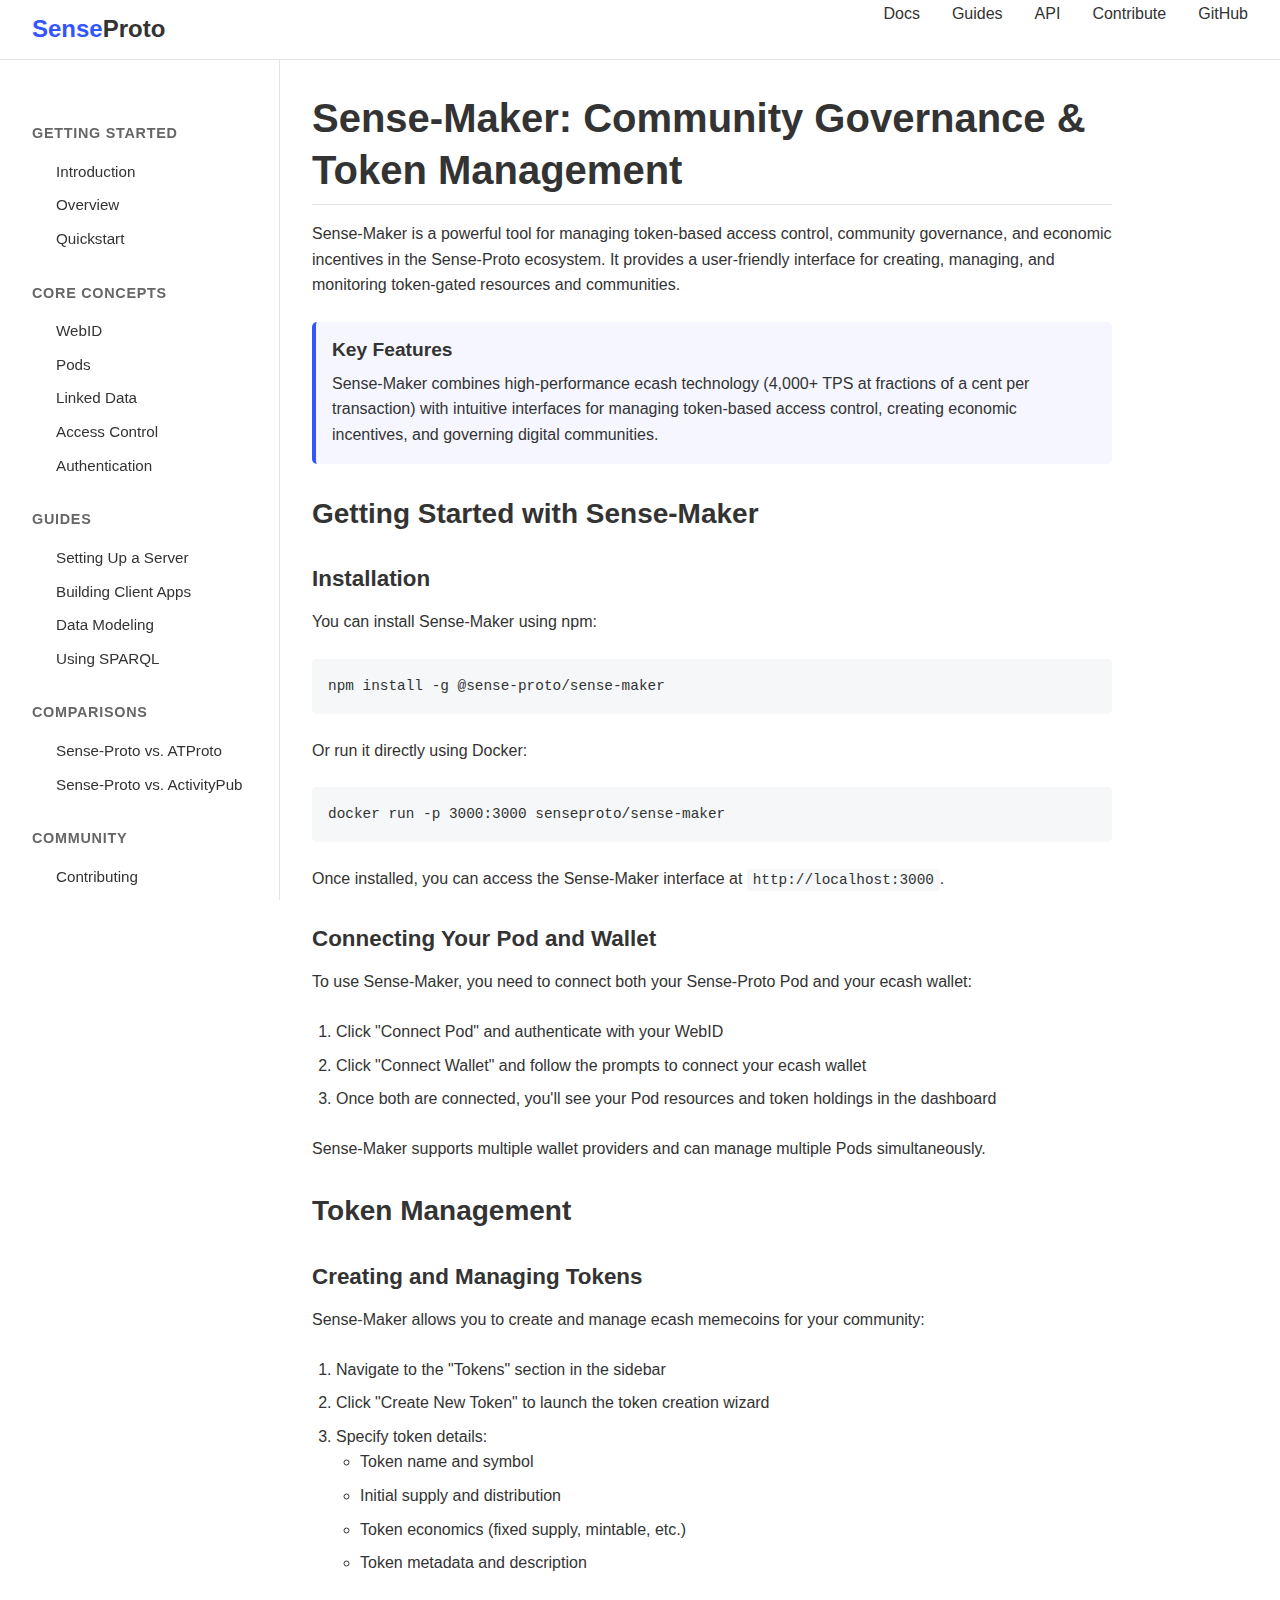
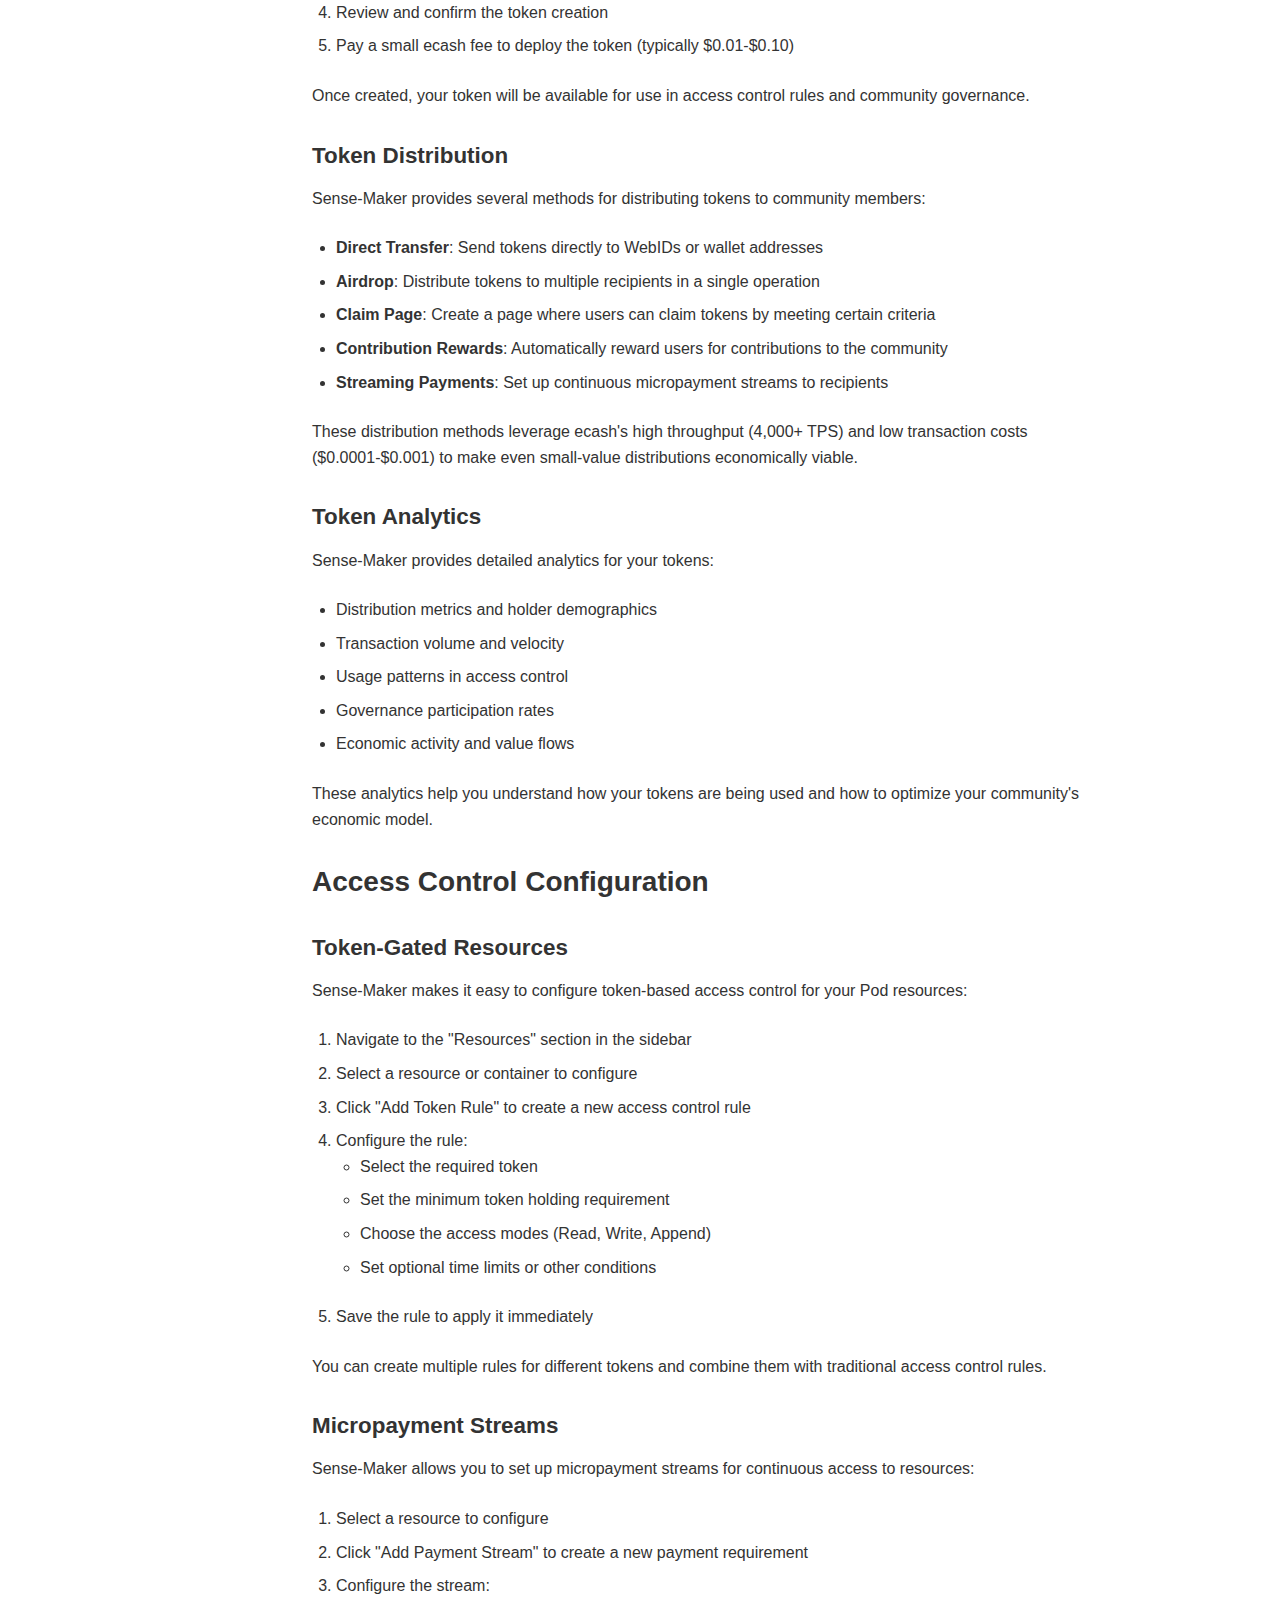
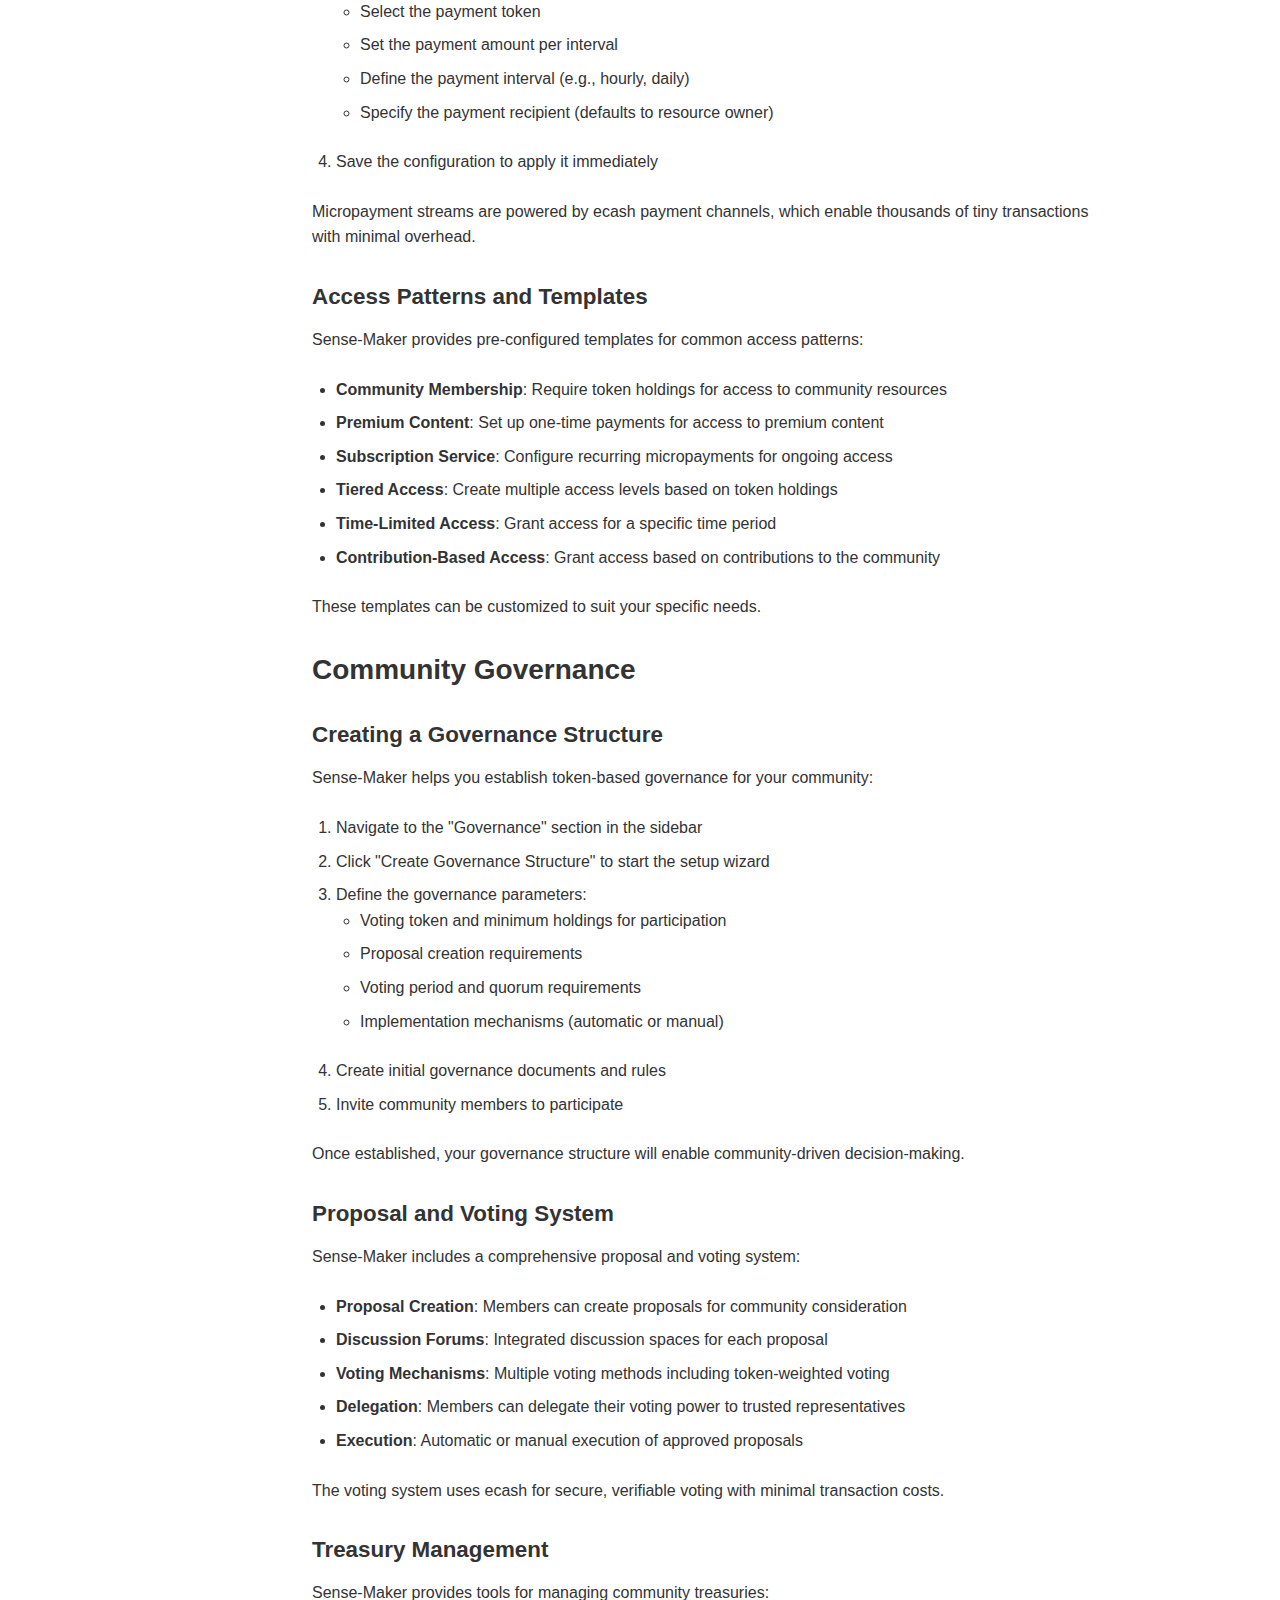
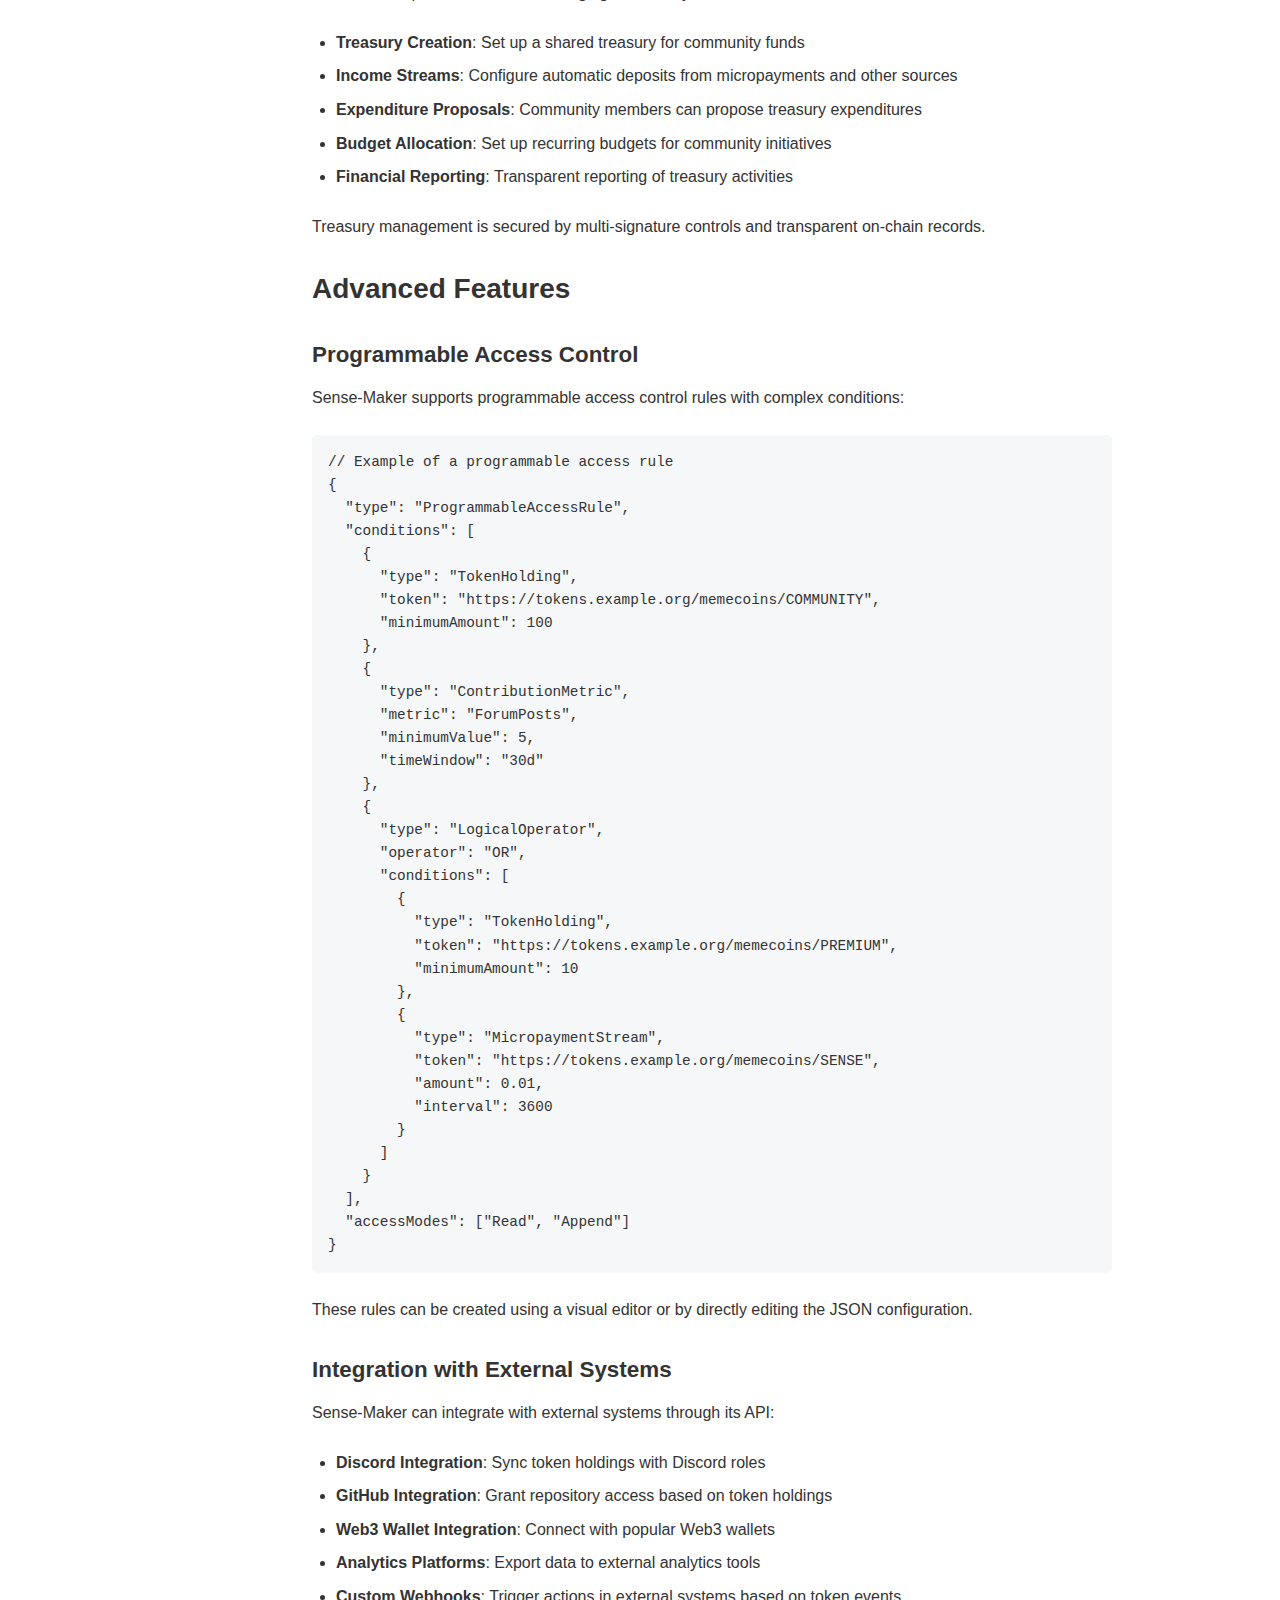
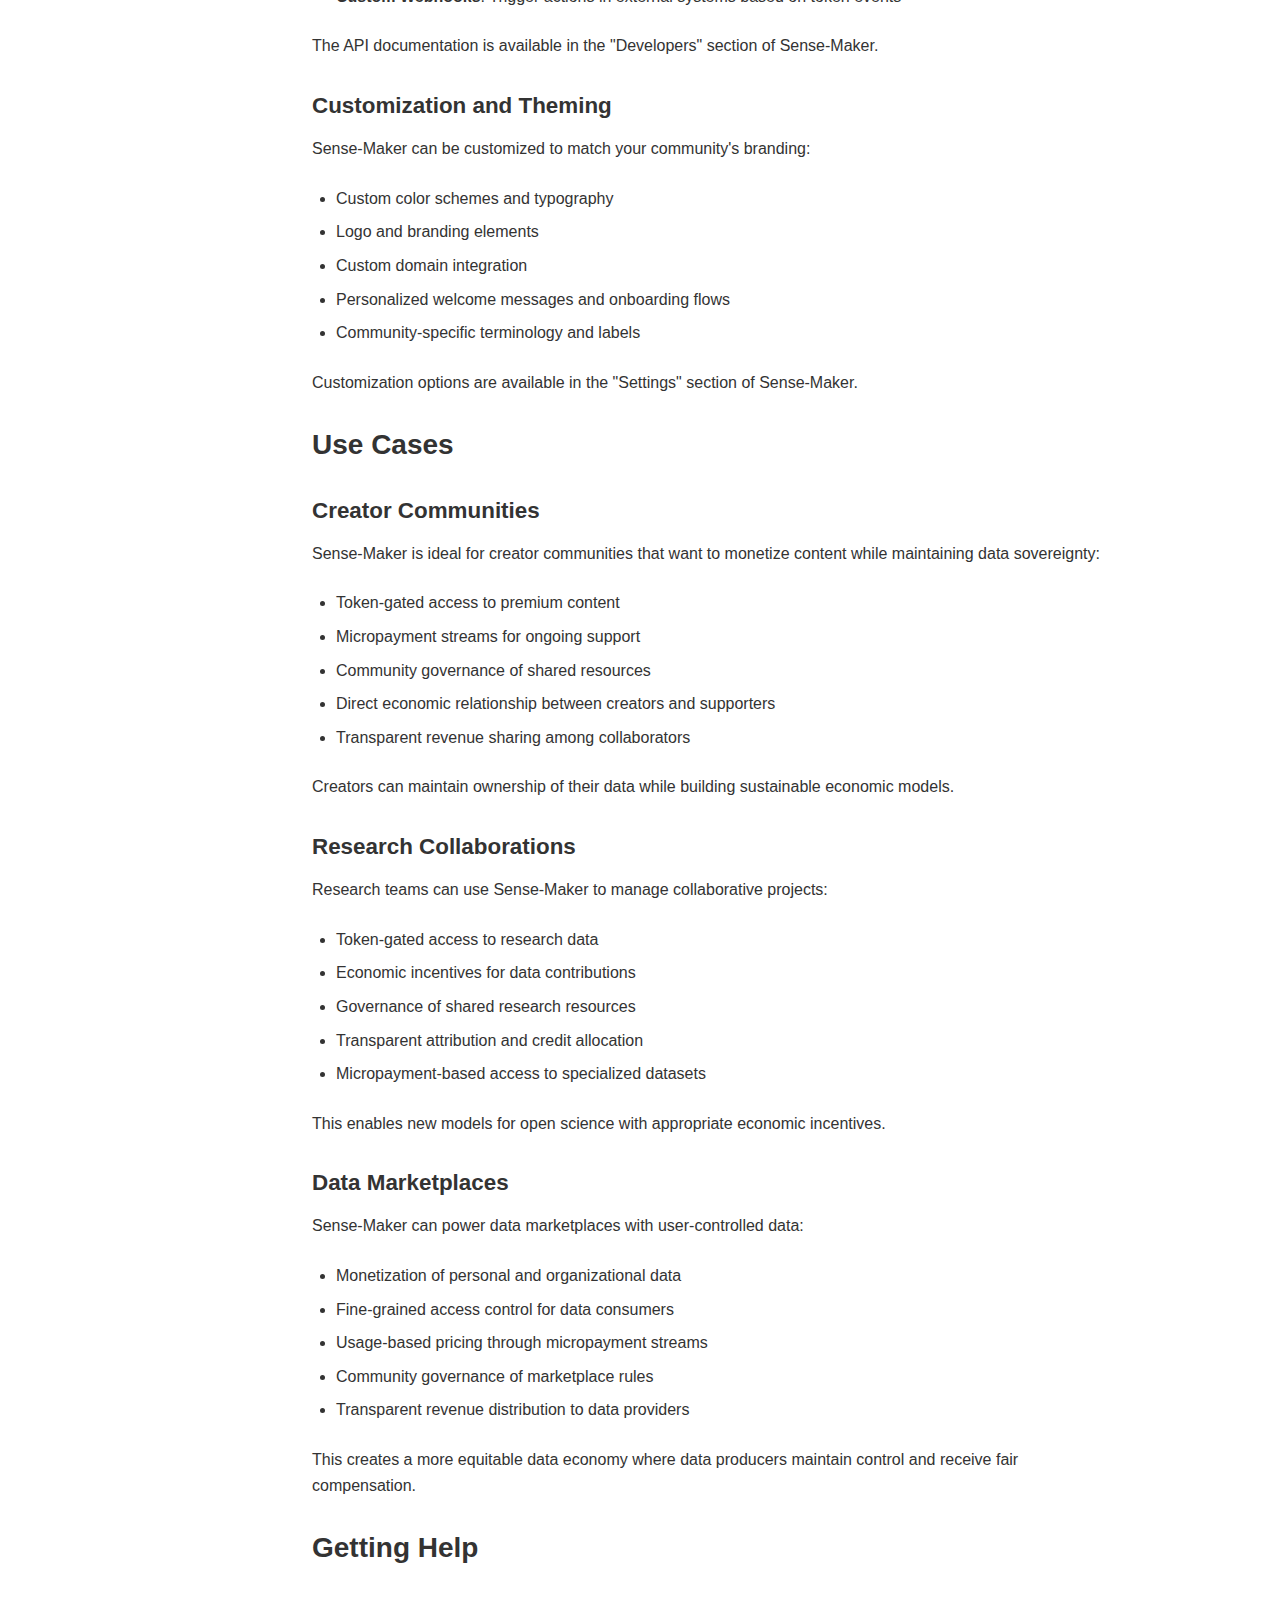
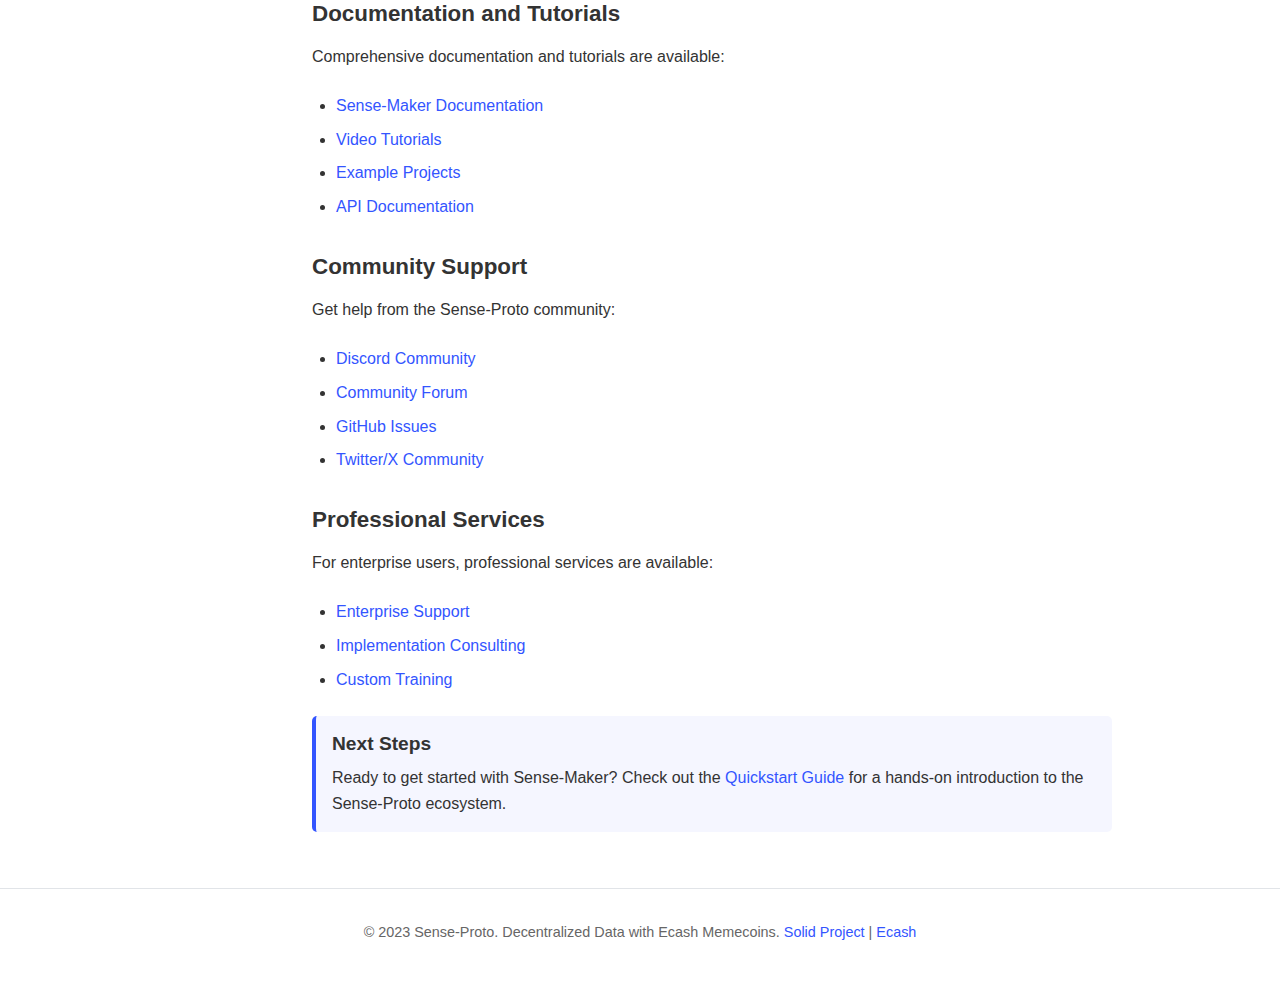
<file: documentation/sense-proto/sense-maker.html>
<!DOCTYPE html>
<html lang="en">
<head>
    <meta charset="UTF-8">
    <meta name="viewport" content="width=device-width, initial-scale=1.0">
    <title>Sense-Maker - Sense-Proto Documentation</title>
    <link rel="stylesheet" href="css/styles.css">
    <link rel="icon" href="images/favicon.ico" type="image/x-icon">
</head>
<body>
    <header>
        <a href="index.html" class="logo">Sense<span>Proto</span></a>
        <nav>
            <ul>
                <li><a href="index.html">Docs</a></li>
                <li><a href="guides.html">Guides</a></li>
                <li><a href="api.html">API</a></li>
                <li><a href="contribute.html">Contribute</a></li>
                <li><a href="https://github.com/sense-proto/sense-proto" target="_blank">GitHub</a></li>
            </ul>
        </nav>
    </header>

    <div class="container">
        <aside class="sidebar">
            <h3>Getting Started</h3>
            <ul>
                <li><a href="index.html">Introduction</a></li>
                <li><a href="overview.html">Overview</a></li>
                <li><a href="quickstart.html">Quickstart</a></li>
            </ul>

            <h3>Core Concepts</h3>
            <ul>
                <li><a href="webid.html">WebID</a></li>
                <li><a href="pods.html">Pods</a></li>
                <li><a href="linked-data.html">Linked Data</a></li>
                <li><a href="access-control.html">Access Control</a></li>
                <li><a href="authentication.html">Authentication</a></li>
            </ul>

            <h3>Guides</h3>
            <ul>
                <li><a href="server-setup.html">Setting Up a Server</a></li>
                <li><a href="client-apps.html">Building Client Apps</a></li>
                <li><a href="data-model.html">Data Modeling</a></li>
                <li><a href="sparql.html">Using SPARQL</a></li>
            </ul>

            <h3>Comparisons</h3>
            <ul>
                <li><a href="vs-atproto.html">Sense-Proto vs. ATProto</a></li>
                <li><a href="vs-activitypub.html">Sense-Proto vs. ActivityPub</a></li>
            </ul>

            <h3>Community</h3>
            <ul>
                <li><a href="contribute.html">Contributing</a></li>
                <li><a href="sense-maker.html" class="active">Sense-Maker</a></li>
                <li><a href="resources.html">Resources</a></li>
            </ul>
        </aside>

        <main class="content">
            <h1>Sense-Maker: Community Governance & Token Management</h1>
            
            <p>Sense-Maker is a powerful tool for managing token-based access control, community governance, and economic incentives in the Sense-Proto ecosystem. It provides a user-friendly interface for creating, managing, and monitoring token-gated resources and communities.</p>

            <div class="callout">
                <h4>Key Features</h4>
                <p>Sense-Maker combines high-performance ecash technology (4,000+ TPS at fractions of a cent per transaction) with intuitive interfaces for managing token-based access control, creating economic incentives, and governing digital communities.</p>
            </div>

            <h2>Getting Started with Sense-Maker</h2>
            
            <h3>Installation</h3>
            
            <p>You can install Sense-Maker using npm:</p>
            
            <pre><code>npm install -g @sense-proto/sense-maker</code></pre>
            
            <p>Or run it directly using Docker:</p>
            
            <pre><code>docker run -p 3000:3000 senseproto/sense-maker</code></pre>
            
            <p>Once installed, you can access the Sense-Maker interface at <code>http://localhost:3000</code>.</p>

            <h3>Connecting Your Pod and Wallet</h3>
            
            <p>To use Sense-Maker, you need to connect both your Sense-Proto Pod and your ecash wallet:</p>
            
            <ol>
                <li>Click "Connect Pod" and authenticate with your WebID</li>
                <li>Click "Connect Wallet" and follow the prompts to connect your ecash wallet</li>
                <li>Once both are connected, you'll see your Pod resources and token holdings in the dashboard</li>
            </ol>
            
            <p>Sense-Maker supports multiple wallet providers and can manage multiple Pods simultaneously.</p>

            <h2>Token Management</h2>
            
            <h3>Creating and Managing Tokens</h3>
            
            <p>Sense-Maker allows you to create and manage ecash memecoins for your community:</p>
            
            <ol>
                <li>Navigate to the "Tokens" section in the sidebar</li>
                <li>Click "Create New Token" to launch the token creation wizard</li>
                <li>Specify token details:
                    <ul>
                        <li>Token name and symbol</li>
                        <li>Initial supply and distribution</li>
                        <li>Token economics (fixed supply, mintable, etc.)</li>
                        <li>Token metadata and description</li>
                    </ul>
                </li>
                <li>Review and confirm the token creation</li>
                <li>Pay a small ecash fee to deploy the token (typically $0.01-$0.10)</li>
            </ol>
            
            <p>Once created, your token will be available for use in access control rules and community governance.</p>

            <h3>Token Distribution</h3>
            
            <p>Sense-Maker provides several methods for distributing tokens to community members:</p>
            
            <ul>
                <li><strong>Direct Transfer</strong>: Send tokens directly to WebIDs or wallet addresses</li>
                <li><strong>Airdrop</strong>: Distribute tokens to multiple recipients in a single operation</li>
                <li><strong>Claim Page</strong>: Create a page where users can claim tokens by meeting certain criteria</li>
                <li><strong>Contribution Rewards</strong>: Automatically reward users for contributions to the community</li>
                <li><strong>Streaming Payments</strong>: Set up continuous micropayment streams to recipients</li>
            </ul>
            
            <p>These distribution methods leverage ecash's high throughput (4,000+ TPS) and low transaction costs ($0.0001-$0.001) to make even small-value distributions economically viable.</p>

            <h3>Token Analytics</h3>
            
            <p>Sense-Maker provides detailed analytics for your tokens:</p>
            
            <ul>
                <li>Distribution metrics and holder demographics</li>
                <li>Transaction volume and velocity</li>
                <li>Usage patterns in access control</li>
                <li>Governance participation rates</li>
                <li>Economic activity and value flows</li>
            </ul>
            
            <p>These analytics help you understand how your tokens are being used and how to optimize your community's economic model.</p>

            <h2>Access Control Configuration</h2>
            
            <h3>Token-Gated Resources</h3>
            
            <p>Sense-Maker makes it easy to configure token-based access control for your Pod resources:</p>
            
            <ol>
                <li>Navigate to the "Resources" section in the sidebar</li>
                <li>Select a resource or container to configure</li>
                <li>Click "Add Token Rule" to create a new access control rule</li>
                <li>Configure the rule:
                    <ul>
                        <li>Select the required token</li>
                        <li>Set the minimum token holding requirement</li>
                        <li>Choose the access modes (Read, Write, Append)</li>
                        <li>Set optional time limits or other conditions</li>
                    </ul>
                </li>
                <li>Save the rule to apply it immediately</li>
            </ol>
            
            <p>You can create multiple rules for different tokens and combine them with traditional access control rules.</p>

            <h3>Micropayment Streams</h3>
            
            <p>Sense-Maker allows you to set up micropayment streams for continuous access to resources:</p>
            
            <ol>
                <li>Select a resource to configure</li>
                <li>Click "Add Payment Stream" to create a new payment requirement</li>
                <li>Configure the stream:
                    <ul>
                        <li>Select the payment token</li>
                        <li>Set the payment amount per interval</li>
                        <li>Define the payment interval (e.g., hourly, daily)</li>
                        <li>Specify the payment recipient (defaults to resource owner)</li>
                    </ul>
                </li>
                <li>Save the configuration to apply it immediately</li>
            </ol>
            
            <p>Micropayment streams are powered by ecash payment channels, which enable thousands of tiny transactions with minimal overhead.</p>

            <h3>Access Patterns and Templates</h3>
            
            <p>Sense-Maker provides pre-configured templates for common access patterns:</p>
            
            <ul>
                <li><strong>Community Membership</strong>: Require token holdings for access to community resources</li>
                <li><strong>Premium Content</strong>: Set up one-time payments for access to premium content</li>
                <li><strong>Subscription Service</strong>: Configure recurring micropayments for ongoing access</li>
                <li><strong>Tiered Access</strong>: Create multiple access levels based on token holdings</li>
                <li><strong>Time-Limited Access</strong>: Grant access for a specific time period</li>
                <li><strong>Contribution-Based Access</strong>: Grant access based on contributions to the community</li>
            </ul>
            
            <p>These templates can be customized to suit your specific needs.</p>

            <h2>Community Governance</h2>
            
            <h3>Creating a Governance Structure</h3>
            
            <p>Sense-Maker helps you establish token-based governance for your community:</p>
            
            <ol>
                <li>Navigate to the "Governance" section in the sidebar</li>
                <li>Click "Create Governance Structure" to start the setup wizard</li>
                <li>Define the governance parameters:
                    <ul>
                        <li>Voting token and minimum holdings for participation</li>
                        <li>Proposal creation requirements</li>
                        <li>Voting period and quorum requirements</li>
                        <li>Implementation mechanisms (automatic or manual)</li>
                    </ul>
                </li>
                <li>Create initial governance documents and rules</li>
                <li>Invite community members to participate</li>
            </ol>
            
            <p>Once established, your governance structure will enable community-driven decision-making.</p>

            <h3>Proposal and Voting System</h3>
            
            <p>Sense-Maker includes a comprehensive proposal and voting system:</p>
            
            <ul>
                <li><strong>Proposal Creation</strong>: Members can create proposals for community consideration</li>
                <li><strong>Discussion Forums</strong>: Integrated discussion spaces for each proposal</li>
                <li><strong>Voting Mechanisms</strong>: Multiple voting methods including token-weighted voting</li>
                <li><strong>Delegation</strong>: Members can delegate their voting power to trusted representatives</li>
                <li><strong>Execution</strong>: Automatic or manual execution of approved proposals</li>
            </ul>
            
            <p>The voting system uses ecash for secure, verifiable voting with minimal transaction costs.</p>

            <h3>Treasury Management</h3>
            
            <p>Sense-Maker provides tools for managing community treasuries:</p>
            
            <ul>
                <li><strong>Treasury Creation</strong>: Set up a shared treasury for community funds</li>
                <li><strong>Income Streams</strong>: Configure automatic deposits from micropayments and other sources</li>
                <li><strong>Expenditure Proposals</strong>: Community members can propose treasury expenditures</li>
                <li><strong>Budget Allocation</strong>: Set up recurring budgets for community initiatives</li>
                <li><strong>Financial Reporting</strong>: Transparent reporting of treasury activities</li>
            </ul>
            
            <p>Treasury management is secured by multi-signature controls and transparent on-chain records.</p>

            <h2>Advanced Features</h2>
            
            <h3>Programmable Access Control</h3>
            
            <p>Sense-Maker supports programmable access control rules with complex conditions:</p>
            
            <pre><code>// Example of a programmable access rule
{
  "type": "ProgrammableAccessRule",
  "conditions": [
    {
      "type": "TokenHolding",
      "token": "https://tokens.example.org/memecoins/COMMUNITY",
      "minimumAmount": 100
    },
    {
      "type": "ContributionMetric",
      "metric": "ForumPosts",
      "minimumValue": 5,
      "timeWindow": "30d"
    },
    {
      "type": "LogicalOperator",
      "operator": "OR",
      "conditions": [
        {
          "type": "TokenHolding",
          "token": "https://tokens.example.org/memecoins/PREMIUM",
          "minimumAmount": 10
        },
        {
          "type": "MicropaymentStream",
          "token": "https://tokens.example.org/memecoins/SENSE",
          "amount": 0.01,
          "interval": 3600
        }
      ]
    }
  ],
  "accessModes": ["Read", "Append"]
}</code></pre>
            
            <p>These rules can be created using a visual editor or by directly editing the JSON configuration.</p>

            <h3>Integration with External Systems</h3>
            
            <p>Sense-Maker can integrate with external systems through its API:</p>
            
            <ul>
                <li><strong>Discord Integration</strong>: Sync token holdings with Discord roles</li>
                <li><strong>GitHub Integration</strong>: Grant repository access based on token holdings</li>
                <li><strong>Web3 Wallet Integration</strong>: Connect with popular Web3 wallets</li>
                <li><strong>Analytics Platforms</strong>: Export data to external analytics tools</li>
                <li><strong>Custom Webhooks</strong>: Trigger actions in external systems based on token events</li>
            </ul>
            
            <p>The API documentation is available in the "Developers" section of Sense-Maker.</p>

            <h3>Customization and Theming</h3>
            
            <p>Sense-Maker can be customized to match your community's branding:</p>
            
            <ul>
                <li>Custom color schemes and typography</li>
                <li>Logo and branding elements</li>
                <li>Custom domain integration</li>
                <li>Personalized welcome messages and onboarding flows</li>
                <li>Community-specific terminology and labels</li>
            </ul>
            
            <p>Customization options are available in the "Settings" section of Sense-Maker.</p>

            <h2>Use Cases</h2>
            
            <h3>Creator Communities</h3>
            
            <p>Sense-Maker is ideal for creator communities that want to monetize content while maintaining data sovereignty:</p>
            
            <ul>
                <li>Token-gated access to premium content</li>
                <li>Micropayment streams for ongoing support</li>
                <li>Community governance of shared resources</li>
                <li>Direct economic relationship between creators and supporters</li>
                <li>Transparent revenue sharing among collaborators</li>
            </ul>
            
            <p>Creators can maintain ownership of their data while building sustainable economic models.</p>

            <h3>Research Collaborations</h3>
            
            <p>Research teams can use Sense-Maker to manage collaborative projects:</p>
            
            <ul>
                <li>Token-gated access to research data</li>
                <li>Economic incentives for data contributions</li>
                <li>Governance of shared research resources</li>
                <li>Transparent attribution and credit allocation</li>
                <li>Micropayment-based access to specialized datasets</li>
            </ul>
            
            <p>This enables new models for open science with appropriate economic incentives.</p>

            <h3>Data Marketplaces</h3>
            
            <p>Sense-Maker can power data marketplaces with user-controlled data:</p>
            
            <ul>
                <li>Monetization of personal and organizational data</li>
                <li>Fine-grained access control for data consumers</li>
                <li>Usage-based pricing through micropayment streams</li>
                <li>Community governance of marketplace rules</li>
                <li>Transparent revenue distribution to data providers</li>
            </ul>
            
            <p>This creates a more equitable data economy where data producers maintain control and receive fair compensation.</p>

            <h2>Getting Help</h2>
            
            <h3>Documentation and Tutorials</h3>
            
            <p>Comprehensive documentation and tutorials are available:</p>
            
            <ul>
                <li><a href="https://sense-proto.org/docs/sense-maker">Sense-Maker Documentation</a></li>
                <li><a href="https://sense-proto.org/tutorials">Video Tutorials</a></li>
                <li><a href="https://sense-proto.org/examples">Example Projects</a></li>
                <li><a href="https://sense-proto.org/api">API Documentation</a></li>
            </ul>

            <h3>Community Support</h3>
            
            <p>Get help from the Sense-Proto community:</p>
            
            <ul>
                <li><a href="https://discord.gg/sense-proto">Discord Community</a></li>
                <li><a href="https://forum.sense-proto.org">Community Forum</a></li>
                <li><a href="https://github.com/sense-proto/sense-maker/issues">GitHub Issues</a></li>
                <li><a href="https://twitter.com/senseproto">Twitter/X Community</a></li>
            </ul>

            <h3>Professional Services</h3>
            
            <p>For enterprise users, professional services are available:</p>
            
            <ul>
                <li><a href="https://sense-proto.org/enterprise">Enterprise Support</a></li>
                <li><a href="https://sense-proto.org/consulting">Implementation Consulting</a></li>
                <li><a href="https://sense-proto.org/training">Custom Training</a></li>
            </ul>

            <div class="callout">
                <h4>Next Steps</h4>
                <p>Ready to get started with Sense-Maker? Check out the <a href="quickstart.html">Quickstart Guide</a> for a hands-on introduction to the Sense-Proto ecosystem.</p>
            </div>
        </main>
    </div>

    <footer>
        <p>&copy; 2023 Sense-Proto. Decentralized Data with Ecash Memecoins. <a href="https://solidproject.org/" target="_blank">Solid Project</a> | <a href="https://ecash.org/" target="_blank">Ecash</a></p>
    </footer>
</body>
</html>
</file>
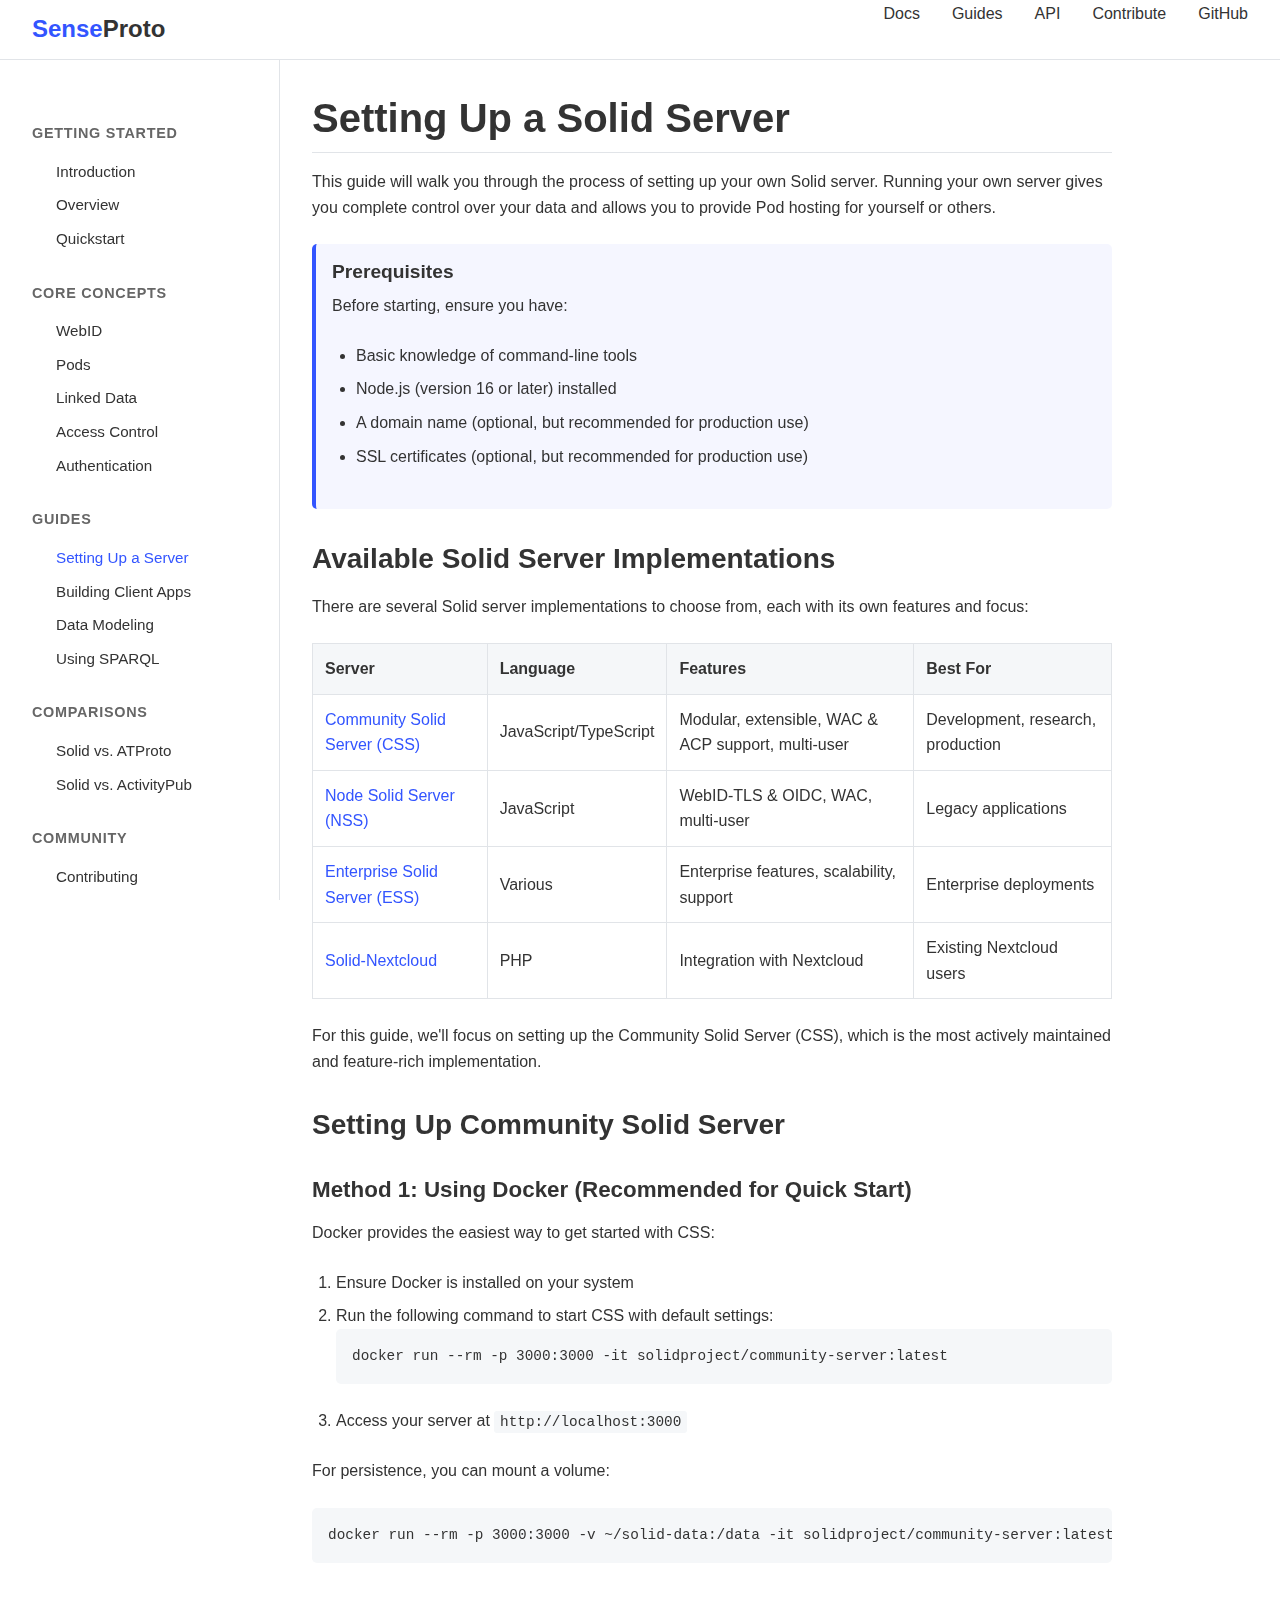
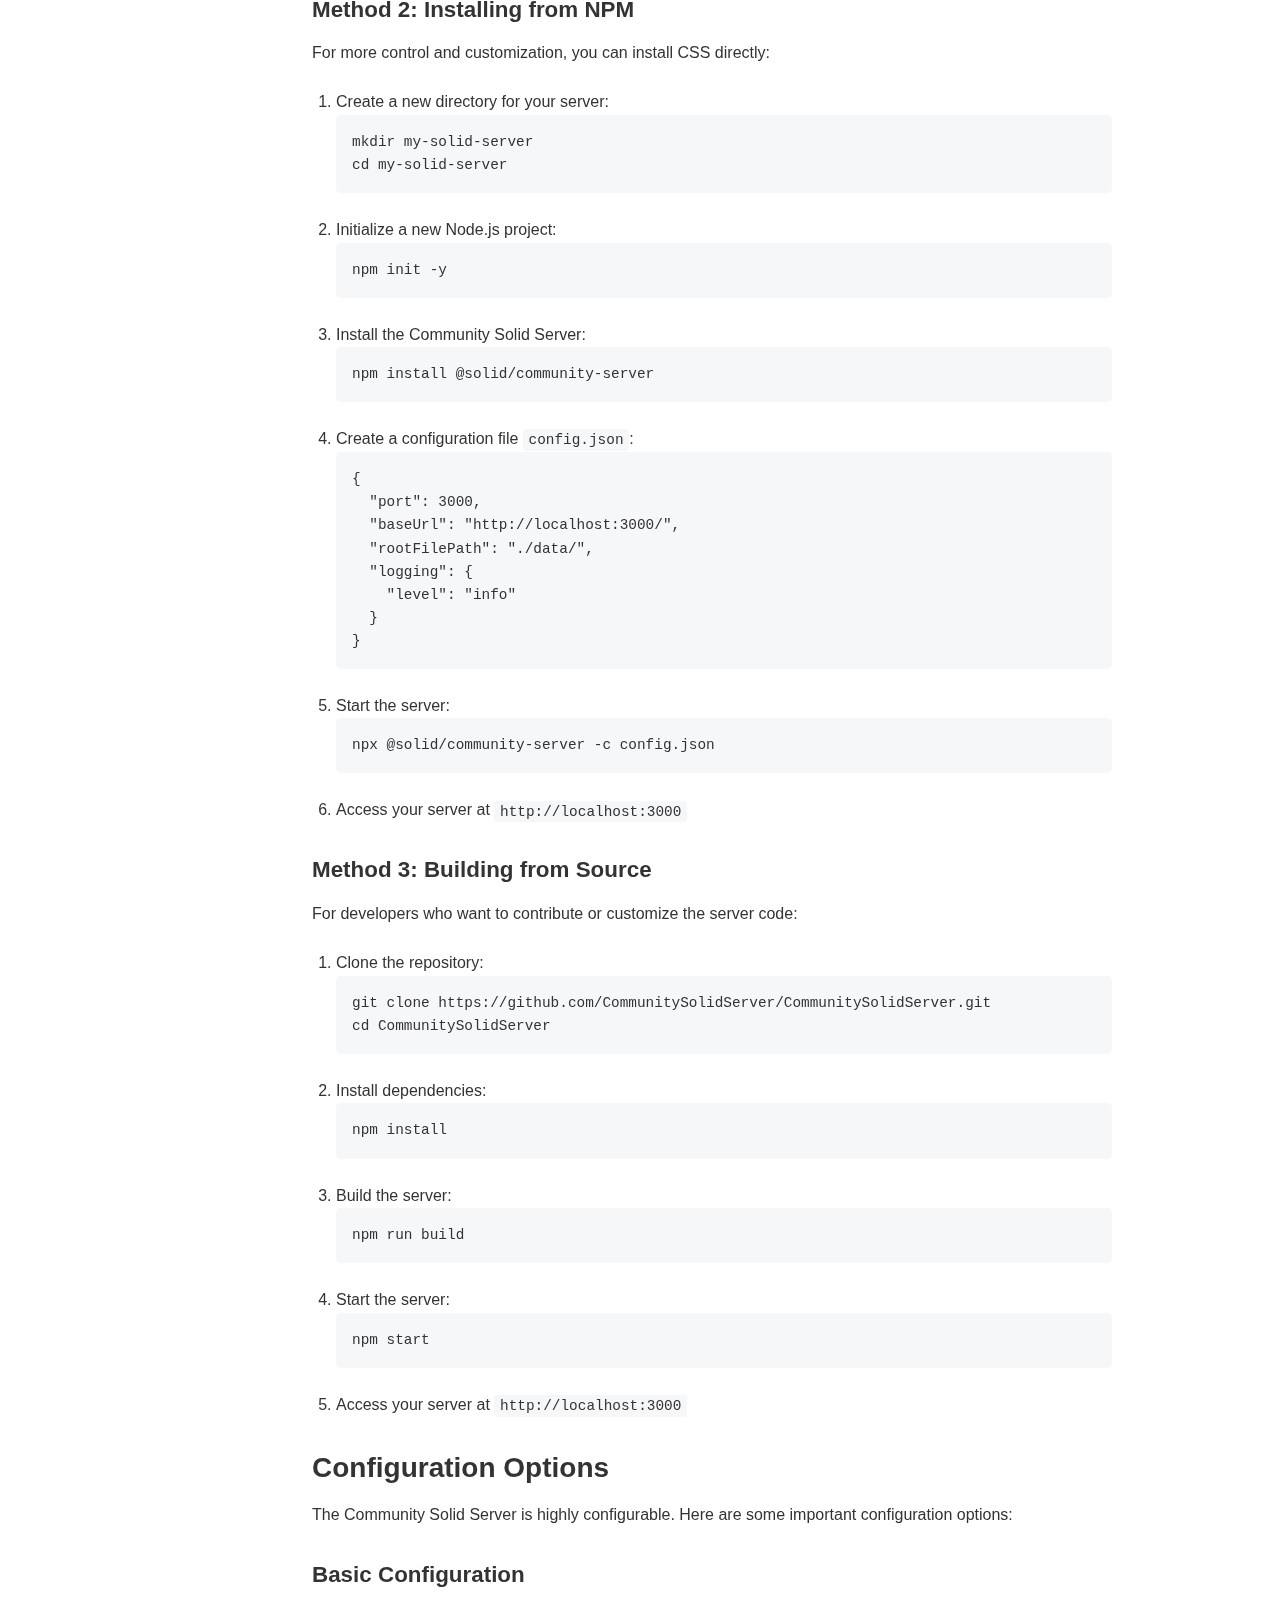
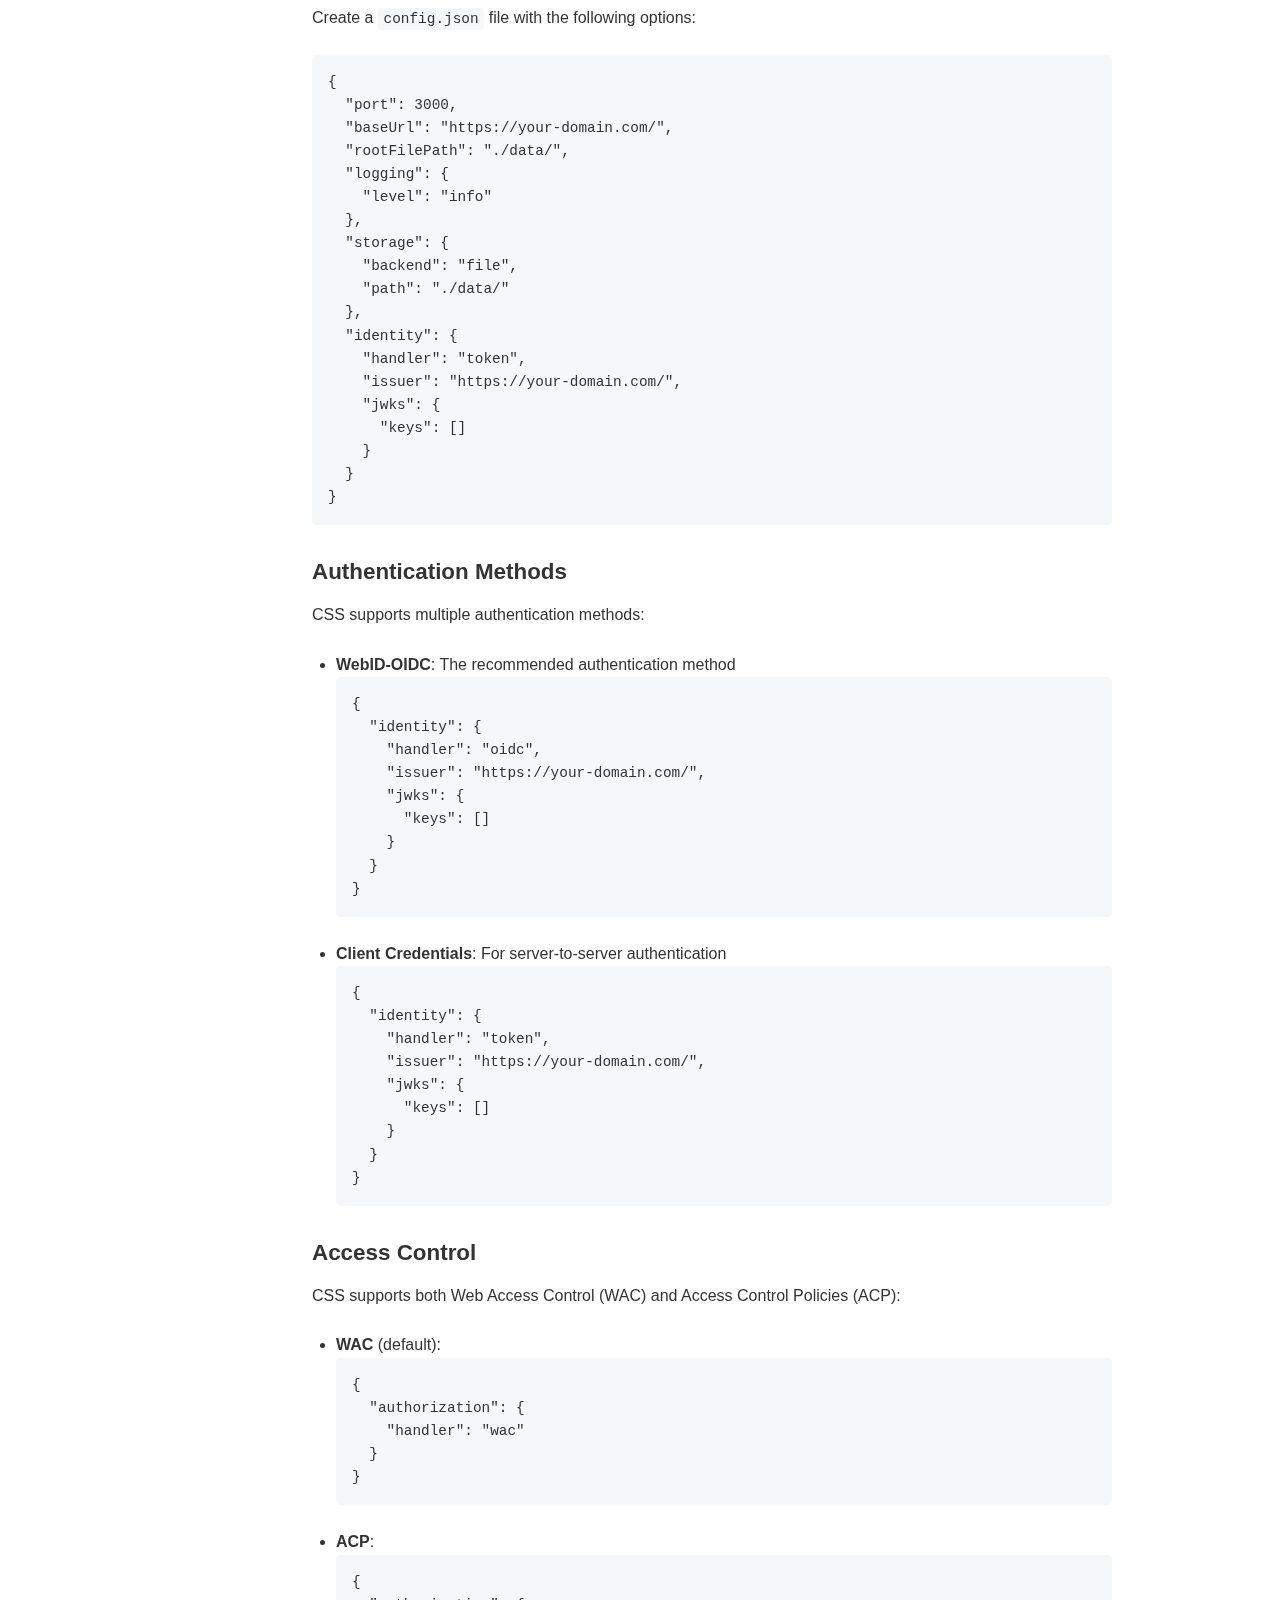
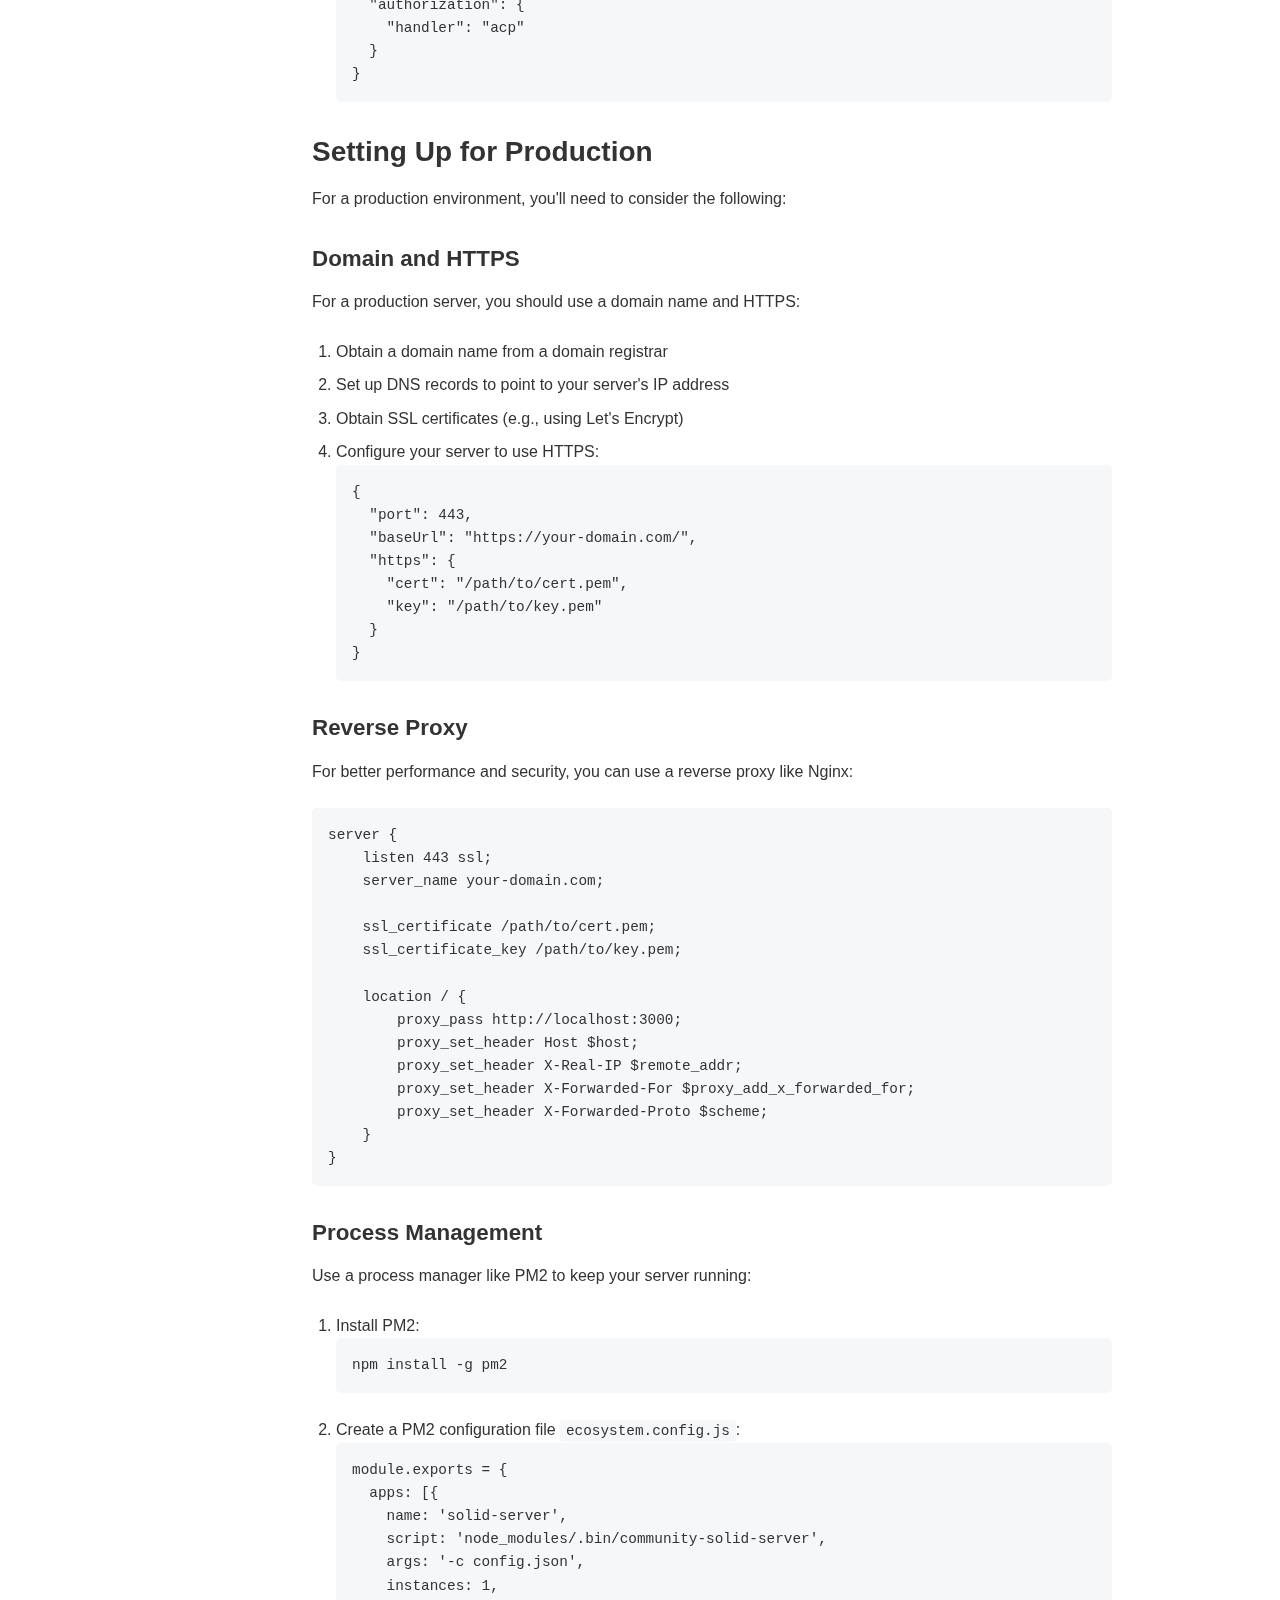
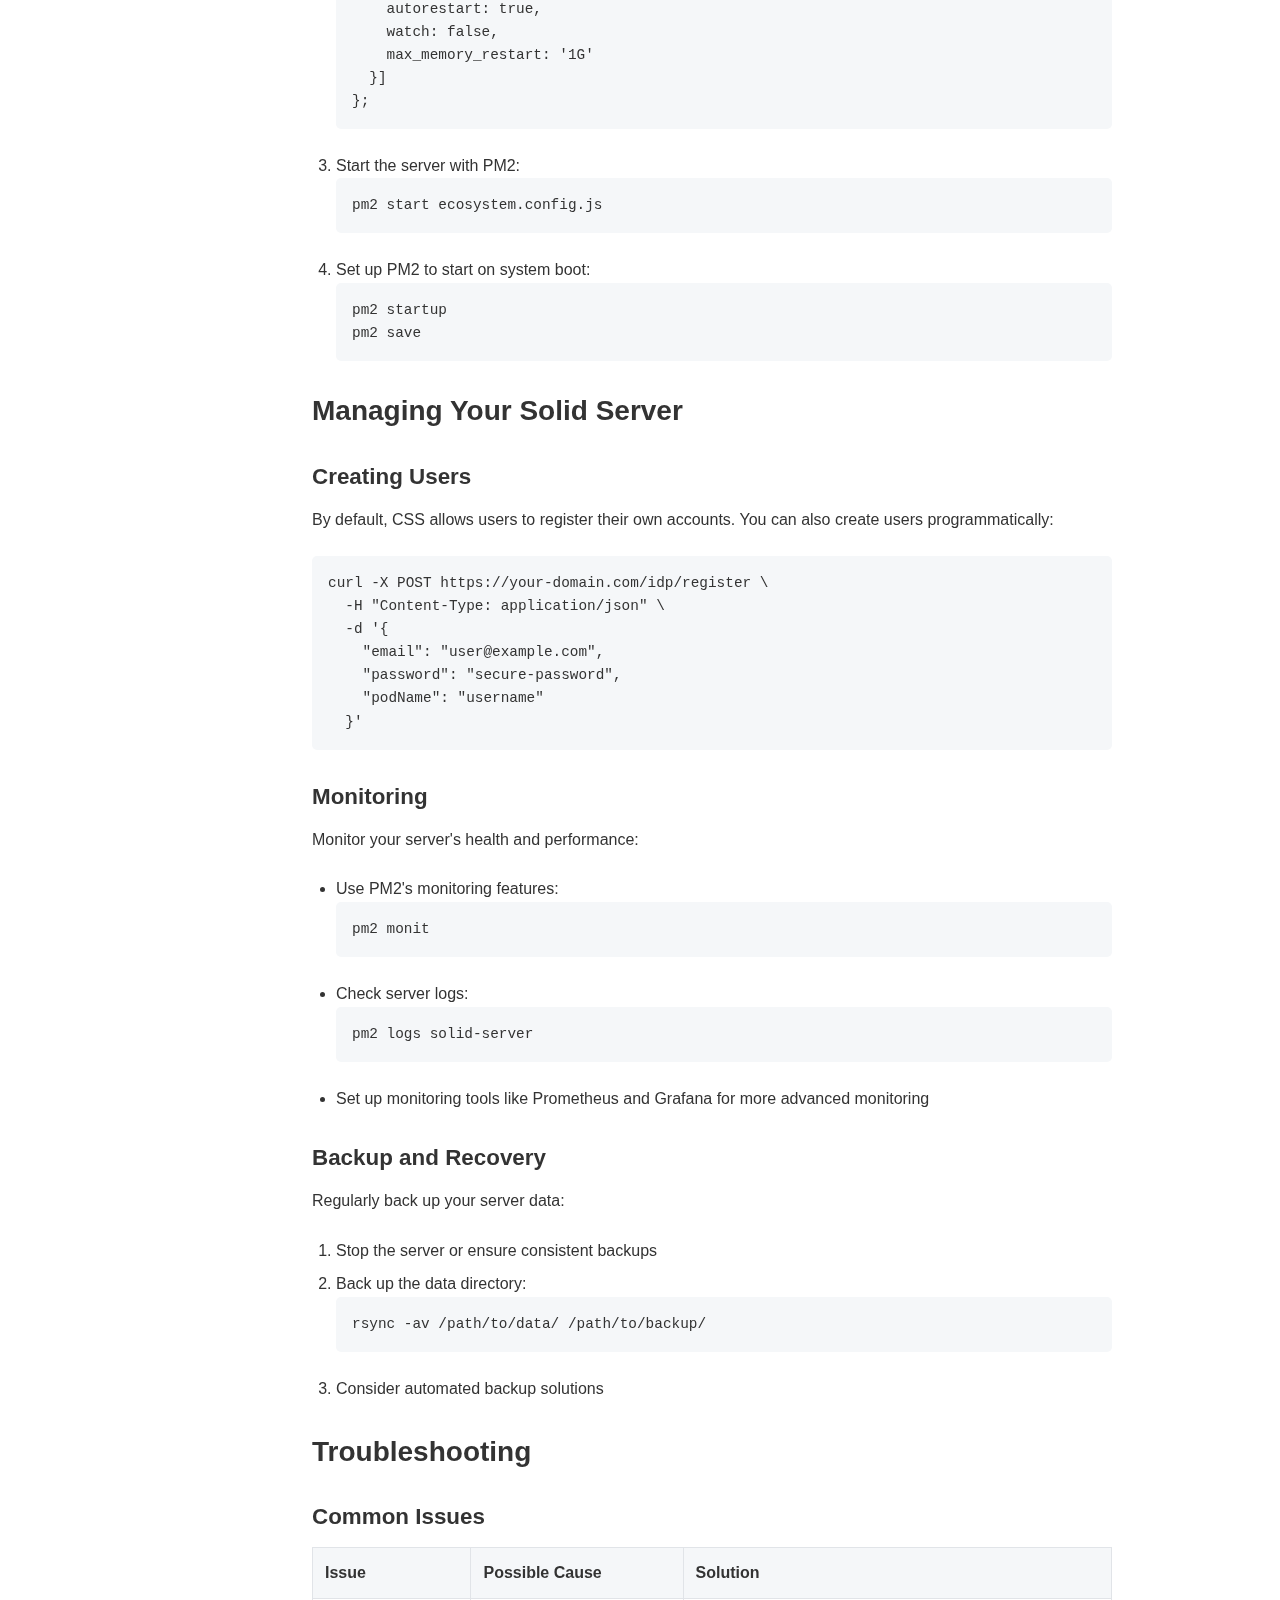
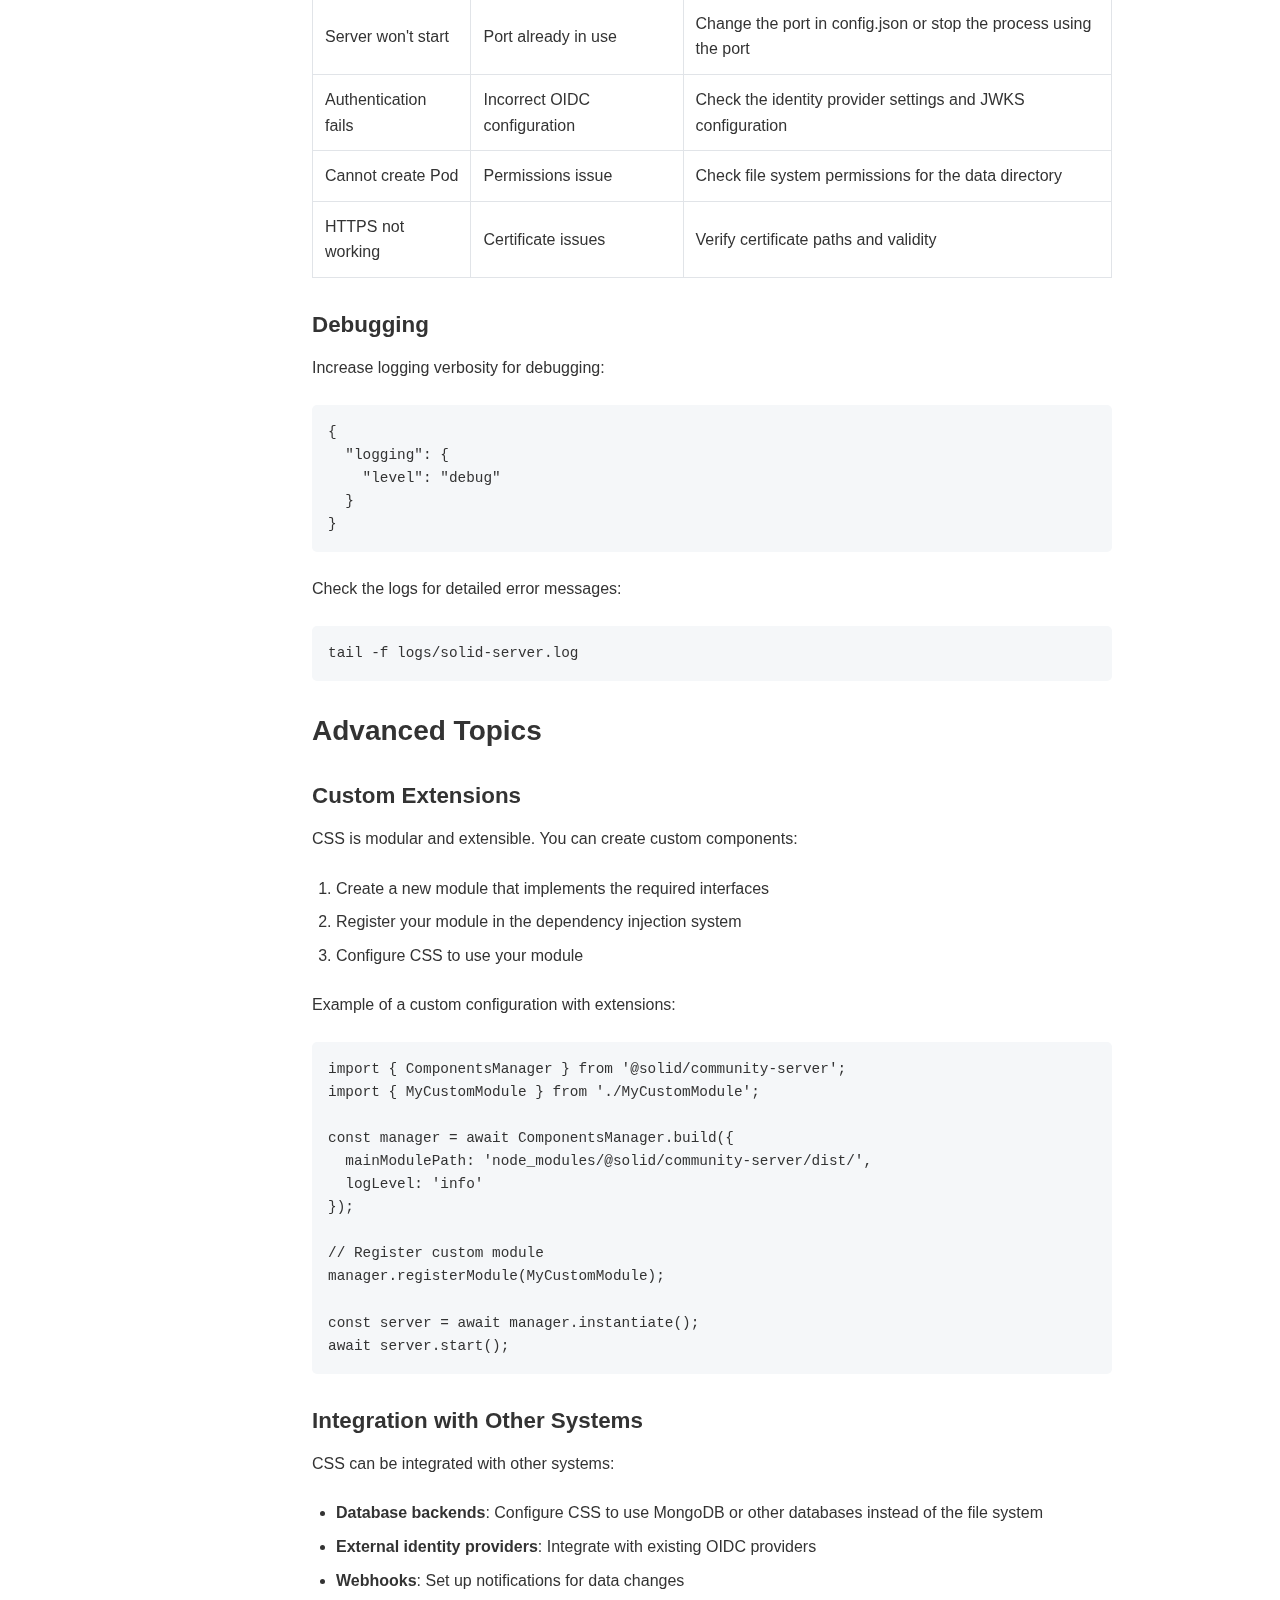
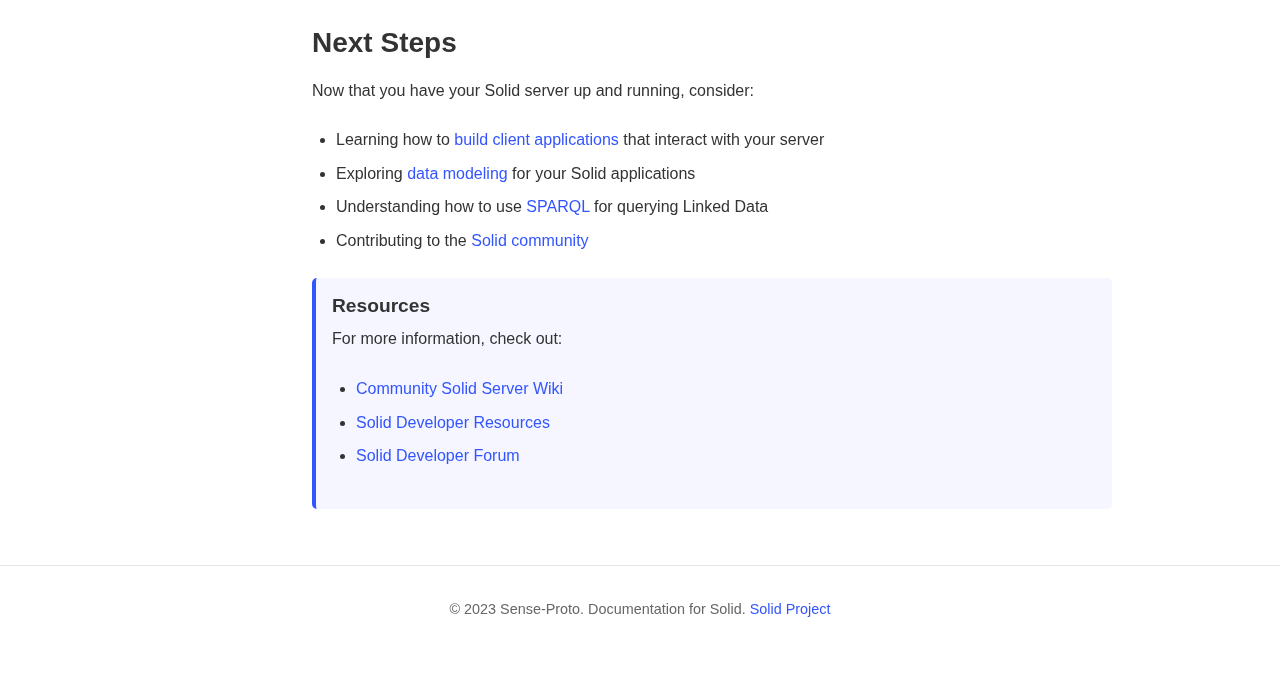
<file: documentation/sense-proto/server-setup.html>
<!DOCTYPE html>
<html lang="en">
<head>
    <meta charset="UTF-8">
    <meta name="viewport" content="width=device-width, initial-scale=1.0">
    <title>Setting Up a Solid Server - Solid Documentation | Sense-Proto</title>
    <link rel="stylesheet" href="css/styles.css">
    <link rel="icon" href="images/favicon.ico" type="image/x-icon">
</head>
<body>
    <header>
        <a href="index.html" class="logo">Sense<span>Proto</span></a>
        <nav>
            <ul>
                <li><a href="index.html">Docs</a></li>
                <li><a href="guides.html">Guides</a></li>
                <li><a href="api.html">API</a></li>
                <li><a href="contribute.html">Contribute</a></li>
                <li><a href="https://github.com/solid/solid" target="_blank">GitHub</a></li>
            </ul>
        </nav>
    </header>

    <div class="container">
        <aside class="sidebar">
            <h3>Getting Started</h3>
            <ul>
                <li><a href="index.html">Introduction</a></li>
                <li><a href="overview.html">Overview</a></li>
                <li><a href="quickstart.html">Quickstart</a></li>
            </ul>

            <h3>Core Concepts</h3>
            <ul>
                <li><a href="webid.html">WebID</a></li>
                <li><a href="pods.html">Pods</a></li>
                <li><a href="linked-data.html">Linked Data</a></li>
                <li><a href="access-control.html">Access Control</a></li>
                <li><a href="authentication.html">Authentication</a></li>
            </ul>

            <h3>Guides</h3>
            <ul>
                <li><a href="server-setup.html" class="active">Setting Up a Server</a></li>
                <li><a href="client-apps.html">Building Client Apps</a></li>
                <li><a href="data-model.html">Data Modeling</a></li>
                <li><a href="sparql.html">Using SPARQL</a></li>
            </ul>

            <h3>Comparisons</h3>
            <ul>
                <li><a href="vs-atproto.html">Solid vs. ATProto</a></li>
                <li><a href="vs-activitypub.html">Solid vs. ActivityPub</a></li>
            </ul>

            <h3>Community</h3>
            <ul>
                <li><a href="contribute.html">Contributing</a></li>
                <li><a href="sense-maker.html">Sense-Maker</a></li>
                <li><a href="resources.html">Resources</a></li>
            </ul>
        </aside>

        <main class="content">
            <h1>Setting Up a Solid Server</h1>
            
            <p>This guide will walk you through the process of setting up your own Solid server. Running your own server gives you complete control over your data and allows you to provide Pod hosting for yourself or others.</p>

            <div class="callout">
                <h4>Prerequisites</h4>
                <p>Before starting, ensure you have:</p>
                <ul>
                    <li>Basic knowledge of command-line tools</li>
                    <li>Node.js (version 16 or later) installed</li>
                    <li>A domain name (optional, but recommended for production use)</li>
                    <li>SSL certificates (optional, but recommended for production use)</li>
                </ul>
            </div>

            <h2>Available Solid Server Implementations</h2>
            
            <p>There are several Solid server implementations to choose from, each with its own features and focus:</p>
            
            <table>
                <thead>
                    <tr>
                        <th>Server</th>
                        <th>Language</th>
                        <th>Features</th>
                        <th>Best For</th>
                    </tr>
                </thead>
                <tbody>
                    <tr>
                        <td><a href="https://github.com/CommunitySolidServer/CommunitySolidServer" target="_blank">Community Solid Server (CSS)</a></td>
                        <td>JavaScript/TypeScript</td>
                        <td>Modular, extensible, WAC & ACP support, multi-user</td>
                        <td>Development, research, production</td>
                    </tr>
                    <tr>
                        <td><a href="https://github.com/solid/node-solid-server" target="_blank">Node Solid Server (NSS)</a></td>
                        <td>JavaScript</td>
                        <td>WebID-TLS & OIDC, WAC, multi-user</td>
                        <td>Legacy applications</td>
                    </tr>
                    <tr>
                        <td><a href="https://github.com/solid/solidproject.org/wiki/Solid-Servers" target="_blank">Enterprise Solid Server (ESS)</a></td>
                        <td>Various</td>
                        <td>Enterprise features, scalability, support</td>
                        <td>Enterprise deployments</td>
                    </tr>
                    <tr>
                        <td><a href="https://github.com/solid/solid-nextcloud" target="_blank">Solid-Nextcloud</a></td>
                        <td>PHP</td>
                        <td>Integration with Nextcloud</td>
                        <td>Existing Nextcloud users</td>
                    </tr>
                </tbody>
            </table>
            
            <p>For this guide, we'll focus on setting up the Community Solid Server (CSS), which is the most actively maintained and feature-rich implementation.</p>

            <h2>Setting Up Community Solid Server</h2>
            
            <h3>Method 1: Using Docker (Recommended for Quick Start)</h3>
            
            <p>Docker provides the easiest way to get started with CSS:</p>
            
            <ol>
                <li>Ensure Docker is installed on your system</li>
                <li>Run the following command to start CSS with default settings:
                    <pre><code>docker run --rm -p 3000:3000 -it solidproject/community-server:latest</code></pre>
                </li>
                <li>Access your server at <code>http://localhost:3000</code></li>
            </ol>
            
            <p>For persistence, you can mount a volume:</p>
            
            <pre><code>docker run --rm -p 3000:3000 -v ~/solid-data:/data -it solidproject/community-server:latest</code></pre>
            
            <h3>Method 2: Installing from NPM</h3>
            
            <p>For more control and customization, you can install CSS directly:</p>
            
            <ol>
                <li>Create a new directory for your server:
                    <pre><code>mkdir my-solid-server
cd my-solid-server</code></pre>
                </li>
                <li>Initialize a new Node.js project:
                    <pre><code>npm init -y</code></pre>
                </li>
                <li>Install the Community Solid Server:
                    <pre><code>npm install @solid/community-server</code></pre>
                </li>
                <li>Create a configuration file <code>config.json</code>:
                    <pre><code>{
  "port": 3000,
  "baseUrl": "http://localhost:3000/",
  "rootFilePath": "./data/",
  "logging": {
    "level": "info"
  }
}</code></pre>
                </li>
                <li>Start the server:
                    <pre><code>npx @solid/community-server -c config.json</code></pre>
                </li>
                <li>Access your server at <code>http://localhost:3000</code></li>
            </ol>
            
            <h3>Method 3: Building from Source</h3>
            
            <p>For developers who want to contribute or customize the server code:</p>
            
            <ol>
                <li>Clone the repository:
                    <pre><code>git clone https://github.com/CommunitySolidServer/CommunitySolidServer.git
cd CommunitySolidServer</code></pre>
                </li>
                <li>Install dependencies:
                    <pre><code>npm install</code></pre>
                </li>
                <li>Build the server:
                    <pre><code>npm run build</code></pre>
                </li>
                <li>Start the server:
                    <pre><code>npm start</code></pre>
                </li>
                <li>Access your server at <code>http://localhost:3000</code></li>
            </ol>

            <h2>Configuration Options</h2>
            
            <p>The Community Solid Server is highly configurable. Here are some important configuration options:</p>
            
            <h3>Basic Configuration</h3>
            
            <p>Create a <code>config.json</code> file with the following options:</p>
            
            <pre><code>{
  "port": 3000,
  "baseUrl": "https://your-domain.com/",
  "rootFilePath": "./data/",
  "logging": {
    "level": "info"
  },
  "storage": {
    "backend": "file",
    "path": "./data/"
  },
  "identity": {
    "handler": "token",
    "issuer": "https://your-domain.com/",
    "jwks": {
      "keys": []
    }
  }
}</code></pre>
            
            <h3>Authentication Methods</h3>
            
            <p>CSS supports multiple authentication methods:</p>
            
            <ul>
                <li><strong>WebID-OIDC</strong>: The recommended authentication method
                    <pre><code>{
  "identity": {
    "handler": "oidc",
    "issuer": "https://your-domain.com/",
    "jwks": {
      "keys": []
    }
  }
}</code></pre>
                </li>
                <li><strong>Client Credentials</strong>: For server-to-server authentication
                    <pre><code>{
  "identity": {
    "handler": "token",
    "issuer": "https://your-domain.com/",
    "jwks": {
      "keys": []
    }
  }
}</code></pre>
                </li>
            </ul>
            
            <h3>Access Control</h3>
            
            <p>CSS supports both Web Access Control (WAC) and Access Control Policies (ACP):</p>
            
            <ul>
                <li><strong>WAC</strong> (default):
                    <pre><code>{
  "authorization": {
    "handler": "wac"
  }
}</code></pre>
                </li>
                <li><strong>ACP</strong>:
                    <pre><code>{
  "authorization": {
    "handler": "acp"
  }
}</code></pre>
                </li>
            </ul>

            <h2>Setting Up for Production</h2>
            
            <p>For a production environment, you'll need to consider the following:</p>
            
            <h3>Domain and HTTPS</h3>
            
            <p>For a production server, you should use a domain name and HTTPS:</p>
            
            <ol>
                <li>Obtain a domain name from a domain registrar</li>
                <li>Set up DNS records to point to your server's IP address</li>
                <li>Obtain SSL certificates (e.g., using Let's Encrypt)</li>
                <li>Configure your server to use HTTPS:
                    <pre><code>{
  "port": 443,
  "baseUrl": "https://your-domain.com/",
  "https": {
    "cert": "/path/to/cert.pem",
    "key": "/path/to/key.pem"
  }
}</code></pre>
                </li>
            </ol>
            
            <h3>Reverse Proxy</h3>
            
            <p>For better performance and security, you can use a reverse proxy like Nginx:</p>
            
            <pre><code>server {
    listen 443 ssl;
    server_name your-domain.com;

    ssl_certificate /path/to/cert.pem;
    ssl_certificate_key /path/to/key.pem;

    location / {
        proxy_pass http://localhost:3000;
        proxy_set_header Host $host;
        proxy_set_header X-Real-IP $remote_addr;
        proxy_set_header X-Forwarded-For $proxy_add_x_forwarded_for;
        proxy_set_header X-Forwarded-Proto $scheme;
    }
}</code></pre>
            
            <h3>Process Management</h3>
            
            <p>Use a process manager like PM2 to keep your server running:</p>
            
            <ol>
                <li>Install PM2:
                    <pre><code>npm install -g pm2</code></pre>
                </li>
                <li>Create a PM2 configuration file <code>ecosystem.config.js</code>:
                    <pre><code>module.exports = {
  apps: [{
    name: 'solid-server',
    script: 'node_modules/.bin/community-solid-server',
    args: '-c config.json',
    instances: 1,
    autorestart: true,
    watch: false,
    max_memory_restart: '1G'
  }]
};</code></pre>
                </li>
                <li>Start the server with PM2:
                    <pre><code>pm2 start ecosystem.config.js</code></pre>
                </li>
                <li>Set up PM2 to start on system boot:
                    <pre><code>pm2 startup
pm2 save</code></pre>
                </li>
            </ol>

            <h2>Managing Your Solid Server</h2>
            
            <h3>Creating Users</h3>
            
            <p>By default, CSS allows users to register their own accounts. You can also create users programmatically:</p>
            
            <pre><code>curl -X POST https://your-domain.com/idp/register \
  -H "Content-Type: application/json" \
  -d '{
    "email": "user@example.com",
    "password": "secure-password",
    "podName": "username"
  }'</code></pre>
            
            <h3>Monitoring</h3>
            
            <p>Monitor your server's health and performance:</p>
            
            <ul>
                <li>Use PM2's monitoring features:
                    <pre><code>pm2 monit</code></pre>
                </li>
                <li>Check server logs:
                    <pre><code>pm2 logs solid-server</code></pre>
                </li>
                <li>Set up monitoring tools like Prometheus and Grafana for more advanced monitoring</li>
            </ul>
            
            <h3>Backup and Recovery</h3>
            
            <p>Regularly back up your server data:</p>
            
            <ol>
                <li>Stop the server or ensure consistent backups</li>
                <li>Back up the data directory:
                    <pre><code>rsync -av /path/to/data/ /path/to/backup/</code></pre>
                </li>
                <li>Consider automated backup solutions</li>
            </ol>

            <h2>Troubleshooting</h2>
            
            <h3>Common Issues</h3>
            
            <table>
                <thead>
                    <tr>
                        <th>Issue</th>
                        <th>Possible Cause</th>
                        <th>Solution</th>
                    </tr>
                </thead>
                <tbody>
                    <tr>
                        <td>Server won't start</td>
                        <td>Port already in use</td>
                        <td>Change the port in config.json or stop the process using the port</td>
                    </tr>
                    <tr>
                        <td>Authentication fails</td>
                        <td>Incorrect OIDC configuration</td>
                        <td>Check the identity provider settings and JWKS configuration</td>
                    </tr>
                    <tr>
                        <td>Cannot create Pod</td>
                        <td>Permissions issue</td>
                        <td>Check file system permissions for the data directory</td>
                    </tr>
                    <tr>
                        <td>HTTPS not working</td>
                        <td>Certificate issues</td>
                        <td>Verify certificate paths and validity</td>
                    </tr>
                </tbody>
            </table>
            
            <h3>Debugging</h3>
            
            <p>Increase logging verbosity for debugging:</p>
            
            <pre><code>{
  "logging": {
    "level": "debug"
  }
}</code></pre>
            
            <p>Check the logs for detailed error messages:</p>
            
            <pre><code>tail -f logs/solid-server.log</code></pre>

            <h2>Advanced Topics</h2>
            
            <h3>Custom Extensions</h3>
            
            <p>CSS is modular and extensible. You can create custom components:</p>
            
            <ol>
                <li>Create a new module that implements the required interfaces</li>
                <li>Register your module in the dependency injection system</li>
                <li>Configure CSS to use your module</li>
            </ol>
            
            <p>Example of a custom configuration with extensions:</p>
            
            <pre><code>import { ComponentsManager } from '@solid/community-server';
import { MyCustomModule } from './MyCustomModule';

const manager = await ComponentsManager.build({
  mainModulePath: 'node_modules/@solid/community-server/dist/',
  logLevel: 'info'
});

// Register custom module
manager.registerModule(MyCustomModule);

const server = await manager.instantiate();
await server.start();</code></pre>
            
            <h3>Integration with Other Systems</h3>
            
            <p>CSS can be integrated with other systems:</p>
            
            <ul>
                <li><strong>Database backends</strong>: Configure CSS to use MongoDB or other databases instead of the file system</li>
                <li><strong>External identity providers</strong>: Integrate with existing OIDC providers</li>
                <li><strong>Webhooks</strong>: Set up notifications for data changes</li>
            </ul>

            <h2>Next Steps</h2>
            
            <p>Now that you have your Solid server up and running, consider:</p>
            
            <ul>
                <li>Learning how to <a href="client-apps.html">build client applications</a> that interact with your server</li>
                <li>Exploring <a href="data-model.html">data modeling</a> for your Solid applications</li>
                <li>Understanding how to use <a href="sparql.html">SPARQL</a> for querying Linked Data</li>
                <li>Contributing to the <a href="contribute.html">Solid community</a></li>
            </ul>
            
            <div class="callout">
                <h4>Resources</h4>
                <p>For more information, check out:</p>
                <ul>
                    <li><a href="https://github.com/CommunitySolidServer/CommunitySolidServer/wiki" target="_blank">Community Solid Server Wiki</a></li>
                    <li><a href="https://solidproject.org/developers" target="_blank">Solid Developer Resources</a></li>
                    <li><a href="https://forum.solidproject.org/c/developers" target="_blank">Solid Developer Forum</a></li>
                </ul>
            </div>
        </main>
    </div>

    <footer>
        <p>&copy; 2023 Sense-Proto. Documentation for Solid. <a href="https://solidproject.org/" target="_blank">Solid Project</a></p>
    </footer>
</body>
</html>
</file>
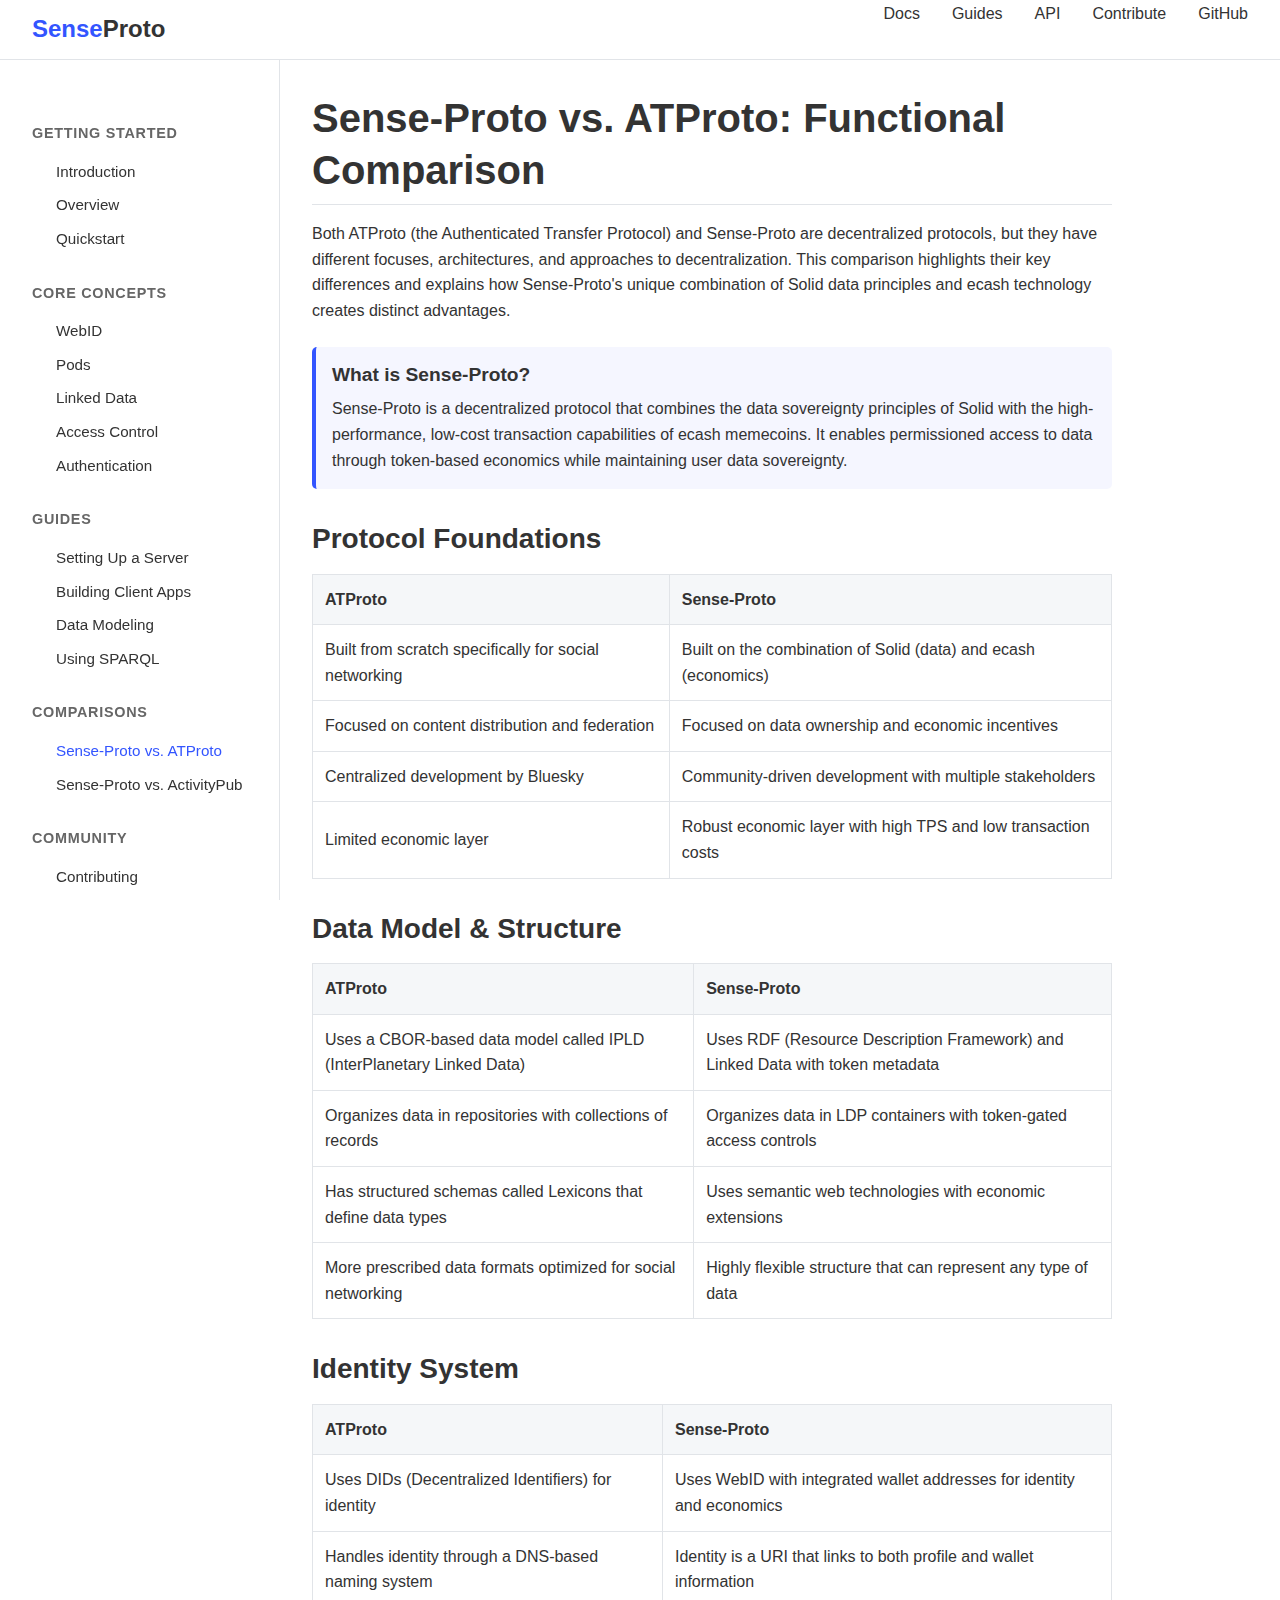
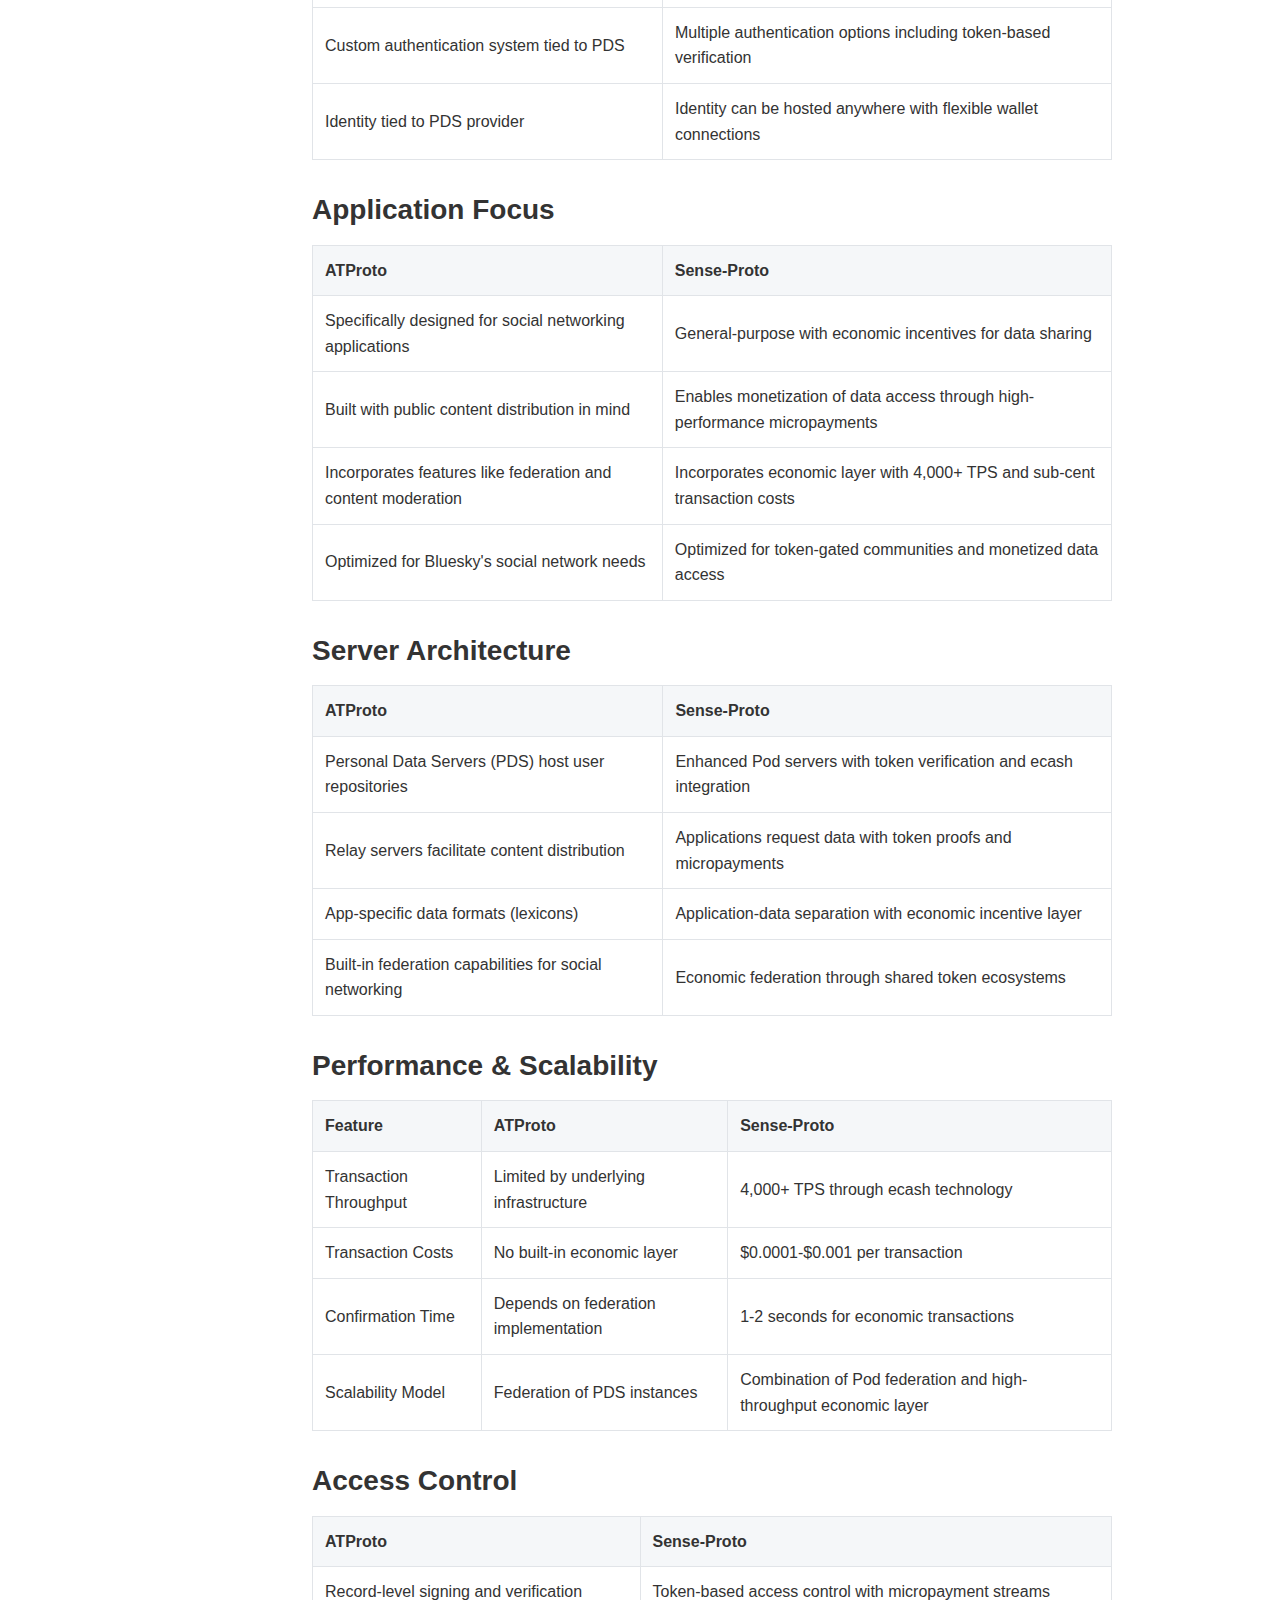
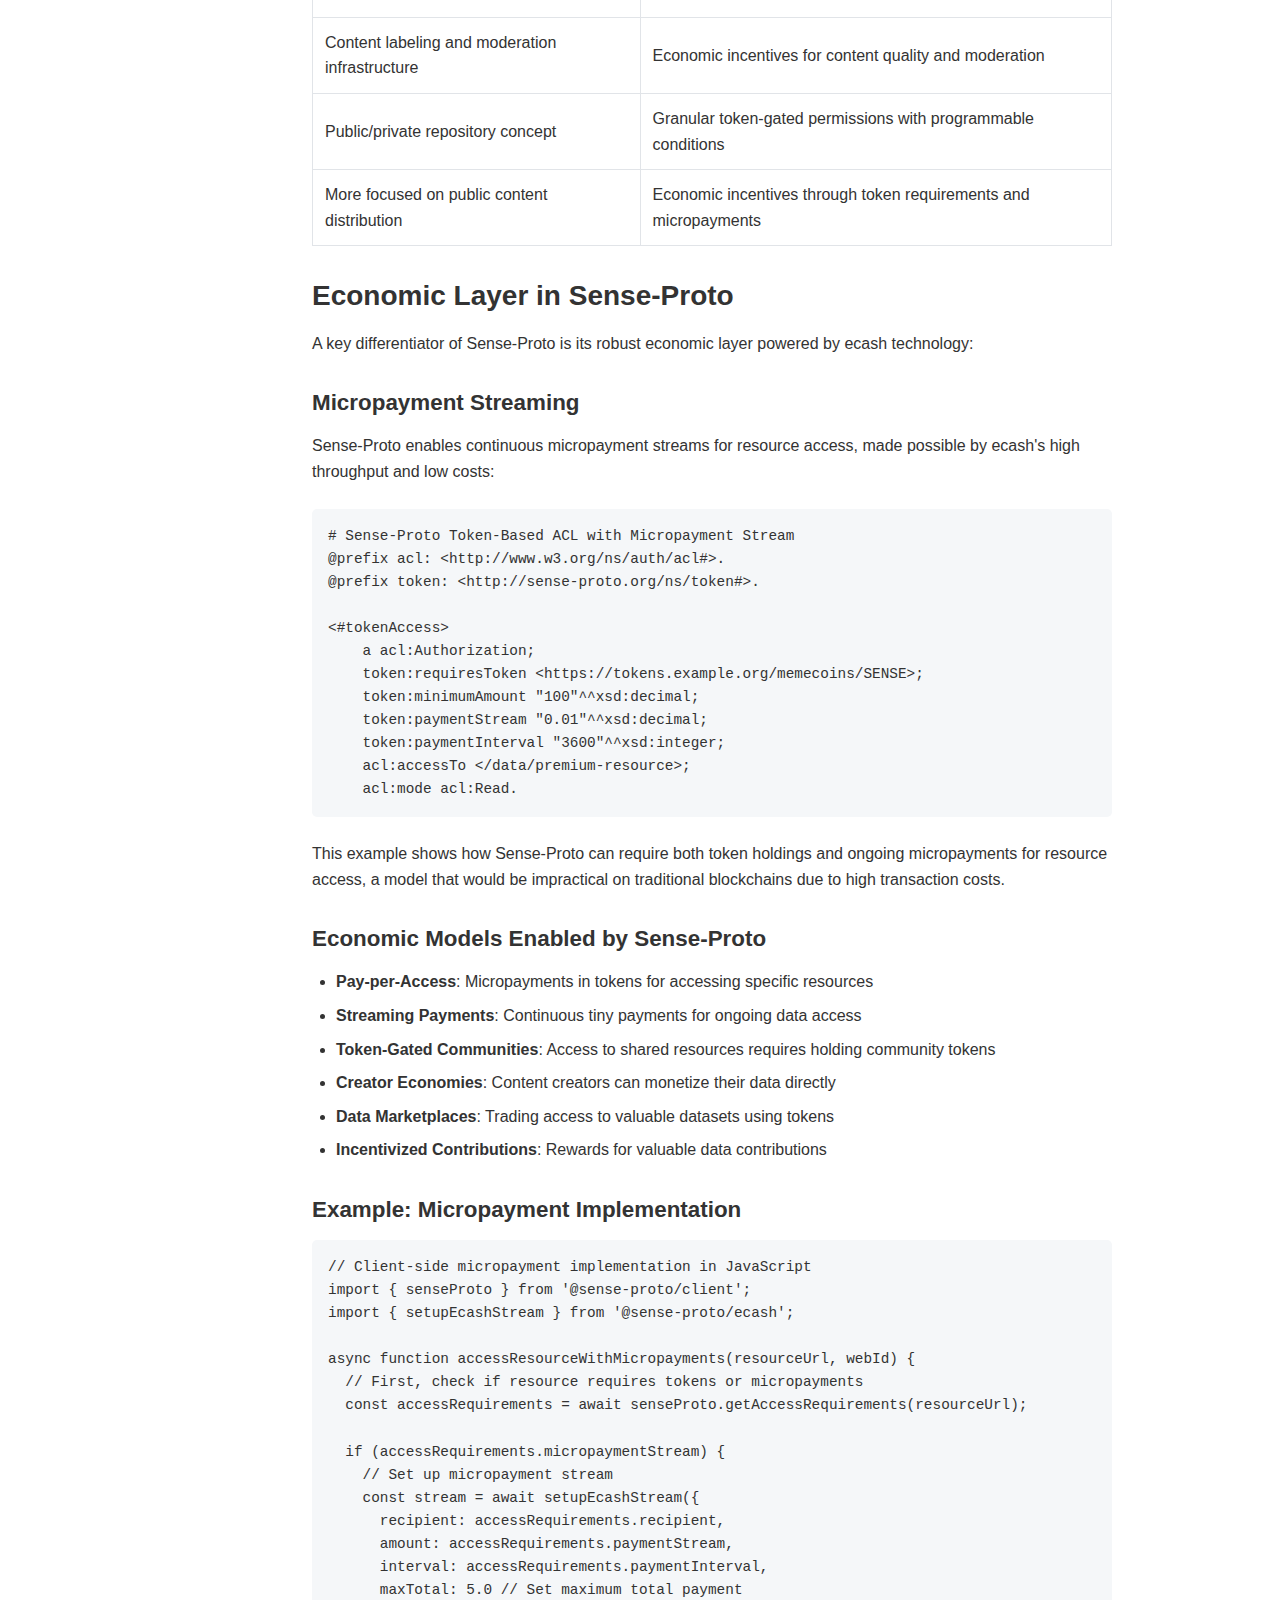
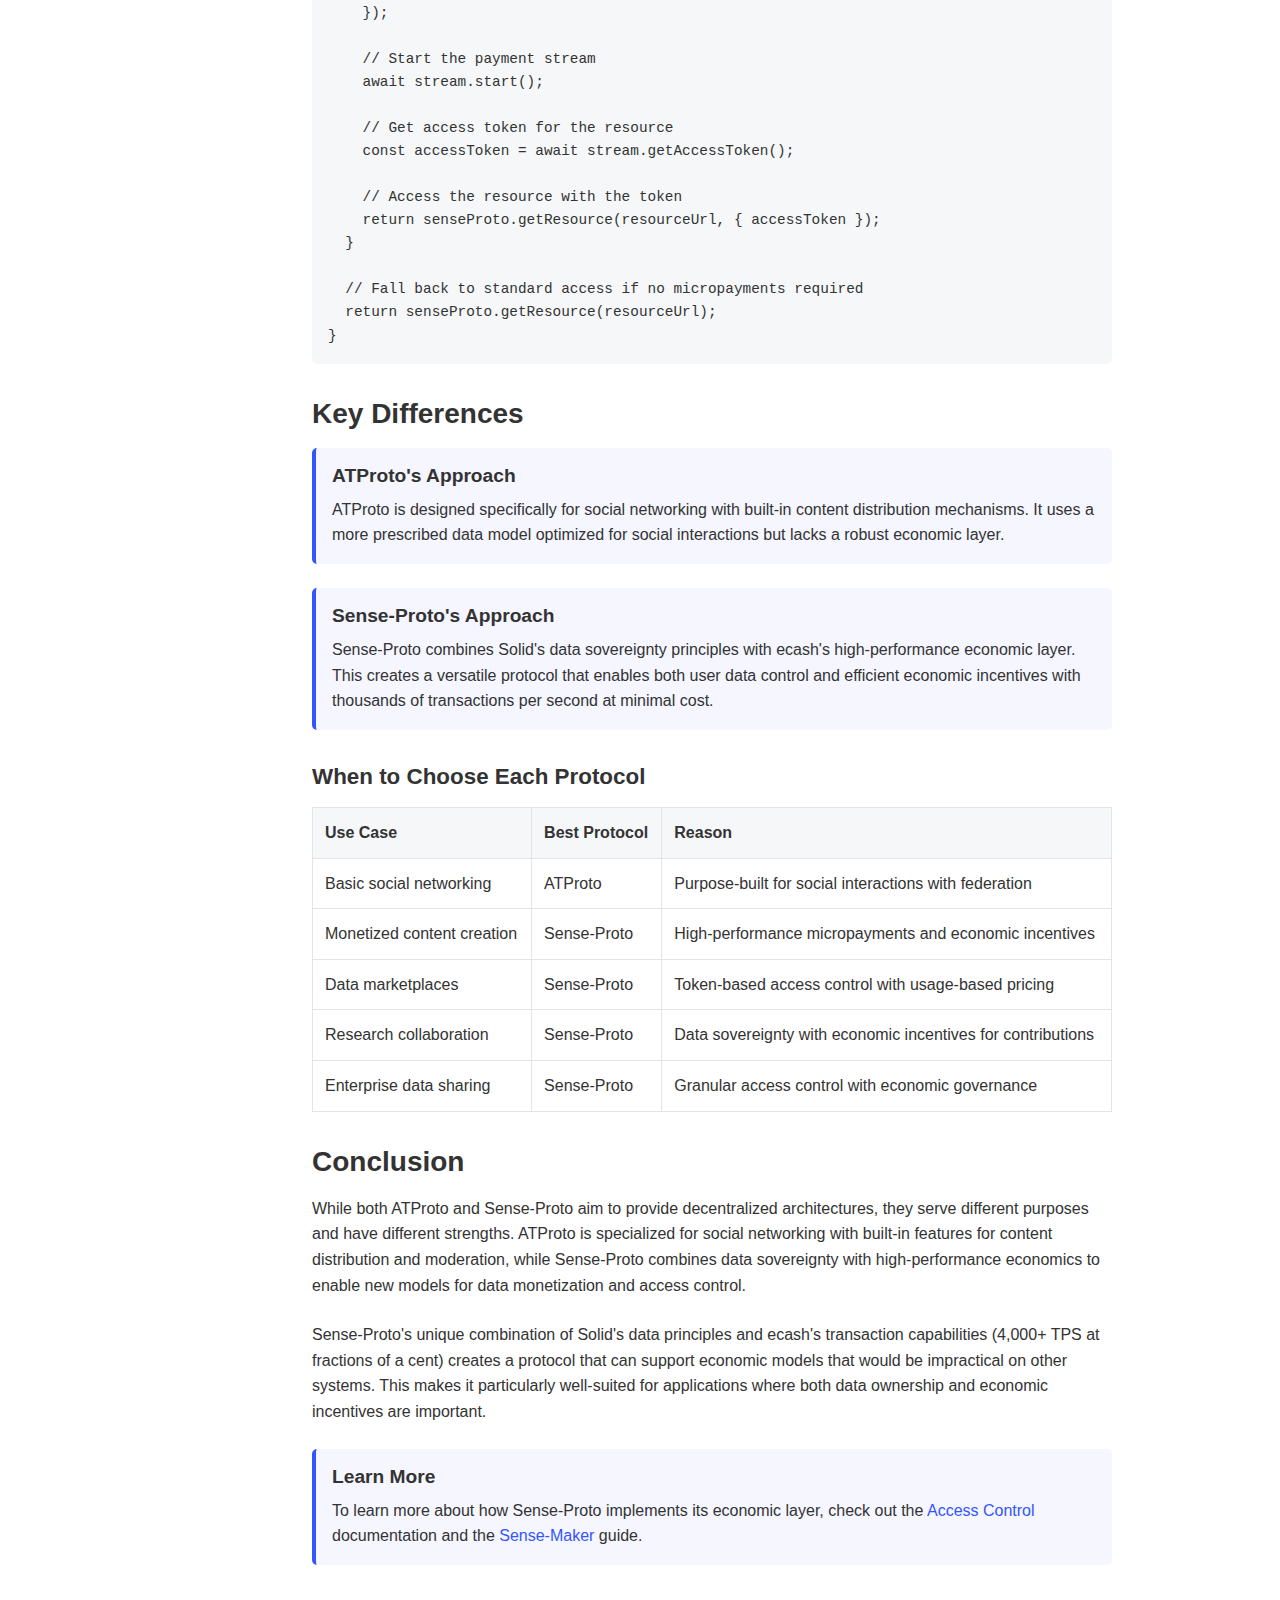
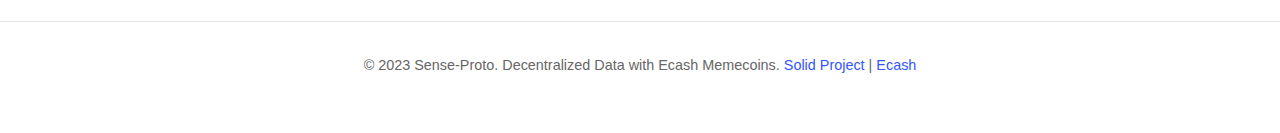
<file: documentation/sense-proto/vs-atproto.html>
<!DOCTYPE html>
<html lang="en">
<head>
    <meta charset="UTF-8">
    <meta name="viewport" content="width=device-width, initial-scale=1.0">
    <title>Sense-Proto vs. ATProto - Sense-Proto Documentation</title>
    <link rel="stylesheet" href="css/styles.css">
    <link rel="icon" href="images/favicon.ico" type="image/x-icon">
</head>
<body>
    <header>
        <a href="index.html" class="logo">Sense<span>Proto</span></a>
        <nav>
            <ul>
                <li><a href="index.html">Docs</a></li>
                <li><a href="guides.html">Guides</a></li>
                <li><a href="api.html">API</a></li>
                <li><a href="contribute.html">Contribute</a></li>
                <li><a href="https://github.com/sense-proto/sense-proto" target="_blank">GitHub</a></li>
            </ul>
        </nav>
    </header>

    <div class="container">
        <aside class="sidebar">
            <h3>Getting Started</h3>
            <ul>
                <li><a href="index.html">Introduction</a></li>
                <li><a href="overview.html">Overview</a></li>
                <li><a href="quickstart.html">Quickstart</a></li>
            </ul>

            <h3>Core Concepts</h3>
            <ul>
                <li><a href="webid.html">WebID</a></li>
                <li><a href="pods.html">Pods</a></li>
                <li><a href="linked-data.html">Linked Data</a></li>
                <li><a href="access-control.html">Access Control</a></li>
                <li><a href="authentication.html">Authentication</a></li>
            </ul>

            <h3>Guides</h3>
            <ul>
                <li><a href="server-setup.html">Setting Up a Server</a></li>
                <li><a href="client-apps.html">Building Client Apps</a></li>
                <li><a href="data-model.html">Data Modeling</a></li>
                <li><a href="sparql.html">Using SPARQL</a></li>
            </ul>

            <h3>Comparisons</h3>
            <ul>
                <li><a href="vs-atproto.html" class="active">Sense-Proto vs. ATProto</a></li>
                <li><a href="vs-activitypub.html">Sense-Proto vs. ActivityPub</a></li>
            </ul>

            <h3>Community</h3>
            <ul>
                <li><a href="contribute.html">Contributing</a></li>
                <li><a href="sense-maker.html">Sense-Maker</a></li>
                <li><a href="resources.html">Resources</a></li>
            </ul>
        </aside>

        <main class="content">
            <h1>Sense-Proto vs. ATProto: Functional Comparison</h1>
            
            <p>Both ATProto (the Authenticated Transfer Protocol) and Sense-Proto are decentralized protocols, but they have different focuses, architectures, and approaches to decentralization. This comparison highlights their key differences and explains how Sense-Proto's unique combination of Solid data principles and ecash technology creates distinct advantages.</p>

            <div class="callout">
                <h4>What is Sense-Proto?</h4>
                <p>Sense-Proto is a decentralized protocol that combines the data sovereignty principles of Solid with the high-performance, low-cost transaction capabilities of ecash memecoins. It enables permissioned access to data through token-based economics while maintaining user data sovereignty.</p>
            </div>

            <h2>Protocol Foundations</h2>
            
            <table>
                <thead>
                    <tr>
                        <th>ATProto</th>
                        <th>Sense-Proto</th>
                    </tr>
                </thead>
                <tbody>
                    <tr>
                        <td>Built from scratch specifically for social networking</td>
                        <td>Built on the combination of Solid (data) and ecash (economics)</td>
                    </tr>
                    <tr>
                        <td>Focused on content distribution and federation</td>
                        <td>Focused on data ownership and economic incentives</td>
                    </tr>
                    <tr>
                        <td>Centralized development by Bluesky</td>
                        <td>Community-driven development with multiple stakeholders</td>
                    </tr>
                    <tr>
                        <td>Limited economic layer</td>
                        <td>Robust economic layer with high TPS and low transaction costs</td>
                    </tr>
                </tbody>
            </table>

            <h2>Data Model & Structure</h2>
            
            <table>
                <thead>
                    <tr>
                        <th>ATProto</th>
                        <th>Sense-Proto</th>
                    </tr>
                </thead>
                <tbody>
                    <tr>
                        <td>Uses a CBOR-based data model called IPLD (InterPlanetary Linked Data)</td>
                        <td>Uses RDF (Resource Description Framework) and Linked Data with token metadata</td>
                    </tr>
                    <tr>
                        <td>Organizes data in repositories with collections of records</td>
                        <td>Organizes data in LDP containers with token-gated access controls</td>
                    </tr>
                    <tr>
                        <td>Has structured schemas called Lexicons that define data types</td>
                        <td>Uses semantic web technologies with economic extensions</td>
                    </tr>
                    <tr>
                        <td>More prescribed data formats optimized for social networking</td>
                        <td>Highly flexible structure that can represent any type of data</td>
                    </tr>
                </tbody>
            </table>
            
            <h2>Identity System</h2>
            
            <table>
                <thead>
                    <tr>
                        <th>ATProto</th>
                        <th>Sense-Proto</th>
                    </tr>
                </thead>
                <tbody>
                    <tr>
                        <td>Uses DIDs (Decentralized Identifiers) for identity</td>
                        <td>Uses WebID with integrated wallet addresses for identity and economics</td>
                    </tr>
                    <tr>
                        <td>Handles identity through a DNS-based naming system</td>
                        <td>Identity is a URI that links to both profile and wallet information</td>
                    </tr>
                    <tr>
                        <td>Custom authentication system tied to PDS</td>
                        <td>Multiple authentication options including token-based verification</td>
                    </tr>
                    <tr>
                        <td>Identity tied to PDS provider</td>
                        <td>Identity can be hosted anywhere with flexible wallet connections</td>
                    </tr>
                </tbody>
            </table>

            <h2>Application Focus</h2>
            
            <table>
                <thead>
                    <tr>
                        <th>ATProto</th>
                        <th>Sense-Proto</th>
                    </tr>
                </thead>
                <tbody>
                    <tr>
                        <td>Specifically designed for social networking applications</td>
                        <td>General-purpose with economic incentives for data sharing</td>
                    </tr>
                    <tr>
                        <td>Built with public content distribution in mind</td>
                        <td>Enables monetization of data access through high-performance micropayments</td>
                    </tr>
                    <tr>
                        <td>Incorporates features like federation and content moderation</td>
                        <td>Incorporates economic layer with 4,000+ TPS and sub-cent transaction costs</td>
                    </tr>
                    <tr>
                        <td>Optimized for Bluesky's social network needs</td>
                        <td>Optimized for token-gated communities and monetized data access</td>
                    </tr>
                </tbody>
            </table>

            <h2>Server Architecture</h2>
            
            <table>
                <thead>
                    <tr>
                        <th>ATProto</th>
                        <th>Sense-Proto</th>
                    </tr>
                </thead>
                <tbody>
                    <tr>
                        <td>Personal Data Servers (PDS) host user repositories</td>
                        <td>Enhanced Pod servers with token verification and ecash integration</td>
                    </tr>
                    <tr>
                        <td>Relay servers facilitate content distribution</td>
                        <td>Applications request data with token proofs and micropayments</td>
                    </tr>
                    <tr>
                        <td>App-specific data formats (lexicons)</td>
                        <td>Application-data separation with economic incentive layer</td>
                    </tr>
                    <tr>
                        <td>Built-in federation capabilities for social networking</td>
                        <td>Economic federation through shared token ecosystems</td>
                    </tr>
                </tbody>
            </table>

            <h2>Performance & Scalability</h2>
            
            <table>
                <thead>
                    <tr>
                        <th>Feature</th>
                        <th>ATProto</th>
                        <th>Sense-Proto</th>
                    </tr>
                </thead>
                <tbody>
                    <tr>
                        <td>Transaction Throughput</td>
                        <td>Limited by underlying infrastructure</td>
                        <td>4,000+ TPS through ecash technology</td>
                    </tr>
                    <tr>
                        <td>Transaction Costs</td>
                        <td>No built-in economic layer</td>
                        <td>$0.0001-$0.001 per transaction</td>
                    </tr>
                    <tr>
                        <td>Confirmation Time</td>
                        <td>Depends on federation implementation</td>
                        <td>1-2 seconds for economic transactions</td>
                    </tr>
                    <tr>
                        <td>Scalability Model</td>
                        <td>Federation of PDS instances</td>
                        <td>Combination of Pod federation and high-throughput economic layer</td>
                    </tr>
                </tbody>
            </table>

            <h2>Access Control</h2>
            
            <table>
                <thead>
                    <tr>
                        <th>ATProto</th>
                        <th>Sense-Proto</th>
                    </tr>
                </thead>
                <tbody>
                    <tr>
                        <td>Record-level signing and verification</td>
                        <td>Token-based access control with micropayment streams</td>
                    </tr>
                    <tr>
                        <td>Content labeling and moderation infrastructure</td>
                        <td>Economic incentives for content quality and moderation</td>
                    </tr>
                    <tr>
                        <td>Public/private repository concept</td>
                        <td>Granular token-gated permissions with programmable conditions</td>
                    </tr>
                    <tr>
                        <td>More focused on public content distribution</td>
                        <td>Economic incentives through token requirements and micropayments</td>
                    </tr>
                </tbody>
            </table>

            <h2>Economic Layer in Sense-Proto</h2>
            
            <p>A key differentiator of Sense-Proto is its robust economic layer powered by ecash technology:</p>
            
            <h3>Micropayment Streaming</h3>
            
            <p>Sense-Proto enables continuous micropayment streams for resource access, made possible by ecash's high throughput and low costs:</p>
            
            <pre><code># Sense-Proto Token-Based ACL with Micropayment Stream
@prefix acl: &lt;http://www.w3.org/ns/auth/acl#&gt;.
@prefix token: &lt;http://sense-proto.org/ns/token#&gt;.

&lt;#tokenAccess&gt;
    a acl:Authorization;
    token:requiresToken &lt;https://tokens.example.org/memecoins/SENSE&gt;;
    token:minimumAmount "100"^^xsd:decimal;
    token:paymentStream "0.01"^^xsd:decimal;
    token:paymentInterval "3600"^^xsd:integer;
    acl:accessTo &lt;/data/premium-resource&gt;;
    acl:mode acl:Read.</code></pre>
            
            <p>This example shows how Sense-Proto can require both token holdings and ongoing micropayments for resource access, a model that would be impractical on traditional blockchains due to high transaction costs.</p>
            
            <h3>Economic Models Enabled by Sense-Proto</h3>
            
            <ul>
                <li><strong>Pay-per-Access</strong>: Micropayments in tokens for accessing specific resources</li>
                <li><strong>Streaming Payments</strong>: Continuous tiny payments for ongoing data access</li>
                <li><strong>Token-Gated Communities</strong>: Access to shared resources requires holding community tokens</li>
                <li><strong>Creator Economies</strong>: Content creators can monetize their data directly</li>
                <li><strong>Data Marketplaces</strong>: Trading access to valuable datasets using tokens</li>
                <li><strong>Incentivized Contributions</strong>: Rewards for valuable data contributions</li>
            </ul>
            
            <h3>Example: Micropayment Implementation</h3>
            
            <pre><code>// Client-side micropayment implementation in JavaScript
import { senseProto } from '@sense-proto/client';
import { setupEcashStream } from '@sense-proto/ecash';

async function accessResourceWithMicropayments(resourceUrl, webId) {
  // First, check if resource requires tokens or micropayments
  const accessRequirements = await senseProto.getAccessRequirements(resourceUrl);
  
  if (accessRequirements.micropaymentStream) {
    // Set up micropayment stream
    const stream = await setupEcashStream({
      recipient: accessRequirements.recipient,
      amount: accessRequirements.paymentStream,
      interval: accessRequirements.paymentInterval,
      maxTotal: 5.0 // Set maximum total payment
    });
    
    // Start the payment stream
    await stream.start();
    
    // Get access token for the resource
    const accessToken = await stream.getAccessToken();
    
    // Access the resource with the token
    return senseProto.getResource(resourceUrl, { accessToken });
  }
  
  // Fall back to standard access if no micropayments required
  return senseProto.getResource(resourceUrl);
}</code></pre>

            <h2>Key Differences</h2>
            
            <div class="callout">
                <h4>ATProto's Approach</h4>
                <p>ATProto is designed specifically for social networking with built-in content distribution mechanisms. It uses a more prescribed data model optimized for social interactions but lacks a robust economic layer.</p>
            </div>
            
            <div class="callout">
                <h4>Sense-Proto's Approach</h4>
                <p>Sense-Proto combines Solid's data sovereignty principles with ecash's high-performance economic layer. This creates a versatile protocol that enables both user data control and efficient economic incentives with thousands of transactions per second at minimal cost.</p>
            </div>
            
            <h3>When to Choose Each Protocol</h3>
            
            <table>
                <thead>
                    <tr>
                        <th>Use Case</th>
                        <th>Best Protocol</th>
                        <th>Reason</th>
                    </tr>
                </thead>
                <tbody>
                    <tr>
                        <td>Basic social networking</td>
                        <td>ATProto</td>
                        <td>Purpose-built for social interactions with federation</td>
                    </tr>
                    <tr>
                        <td>Monetized content creation</td>
                        <td>Sense-Proto</td>
                        <td>High-performance micropayments and economic incentives</td>
                    </tr>
                    <tr>
                        <td>Data marketplaces</td>
                        <td>Sense-Proto</td>
                        <td>Token-based access control with usage-based pricing</td>
                    </tr>
                    <tr>
                        <td>Research collaboration</td>
                        <td>Sense-Proto</td>
                        <td>Data sovereignty with economic incentives for contributions</td>
                    </tr>
                    <tr>
                        <td>Enterprise data sharing</td>
                        <td>Sense-Proto</td>
                        <td>Granular access control with economic governance</td>
                    </tr>
                </tbody>
            </table>

            <h2>Conclusion</h2>
            
            <p>While both ATProto and Sense-Proto aim to provide decentralized architectures, they serve different purposes and have different strengths. ATProto is specialized for social networking with built-in features for content distribution and moderation, while Sense-Proto combines data sovereignty with high-performance economics to enable new models for data monetization and access control.</p>
            
            <p>Sense-Proto's unique combination of Solid's data principles and ecash's transaction capabilities (4,000+ TPS at fractions of a cent) creates a protocol that can support economic models that would be impractical on other systems. This makes it particularly well-suited for applications where both data ownership and economic incentives are important.</p>
            
            <div class="callout">
                <h4>Learn More</h4>
                <p>To learn more about how Sense-Proto implements its economic layer, check out the <a href="access-control.html">Access Control</a> documentation and the <a href="sense-maker.html">Sense-Maker</a> guide.</p>
            </div>
        </main>
    </div>

    <footer>
        <p>&copy; 2023 Sense-Proto. Decentralized Data with Ecash Memecoins. <a href="https://solidproject.org/" target="_blank">Solid Project</a> | <a href="https://ecash.org/" target="_blank">Ecash</a></p>
    </footer>
</body>
</html>
</file>
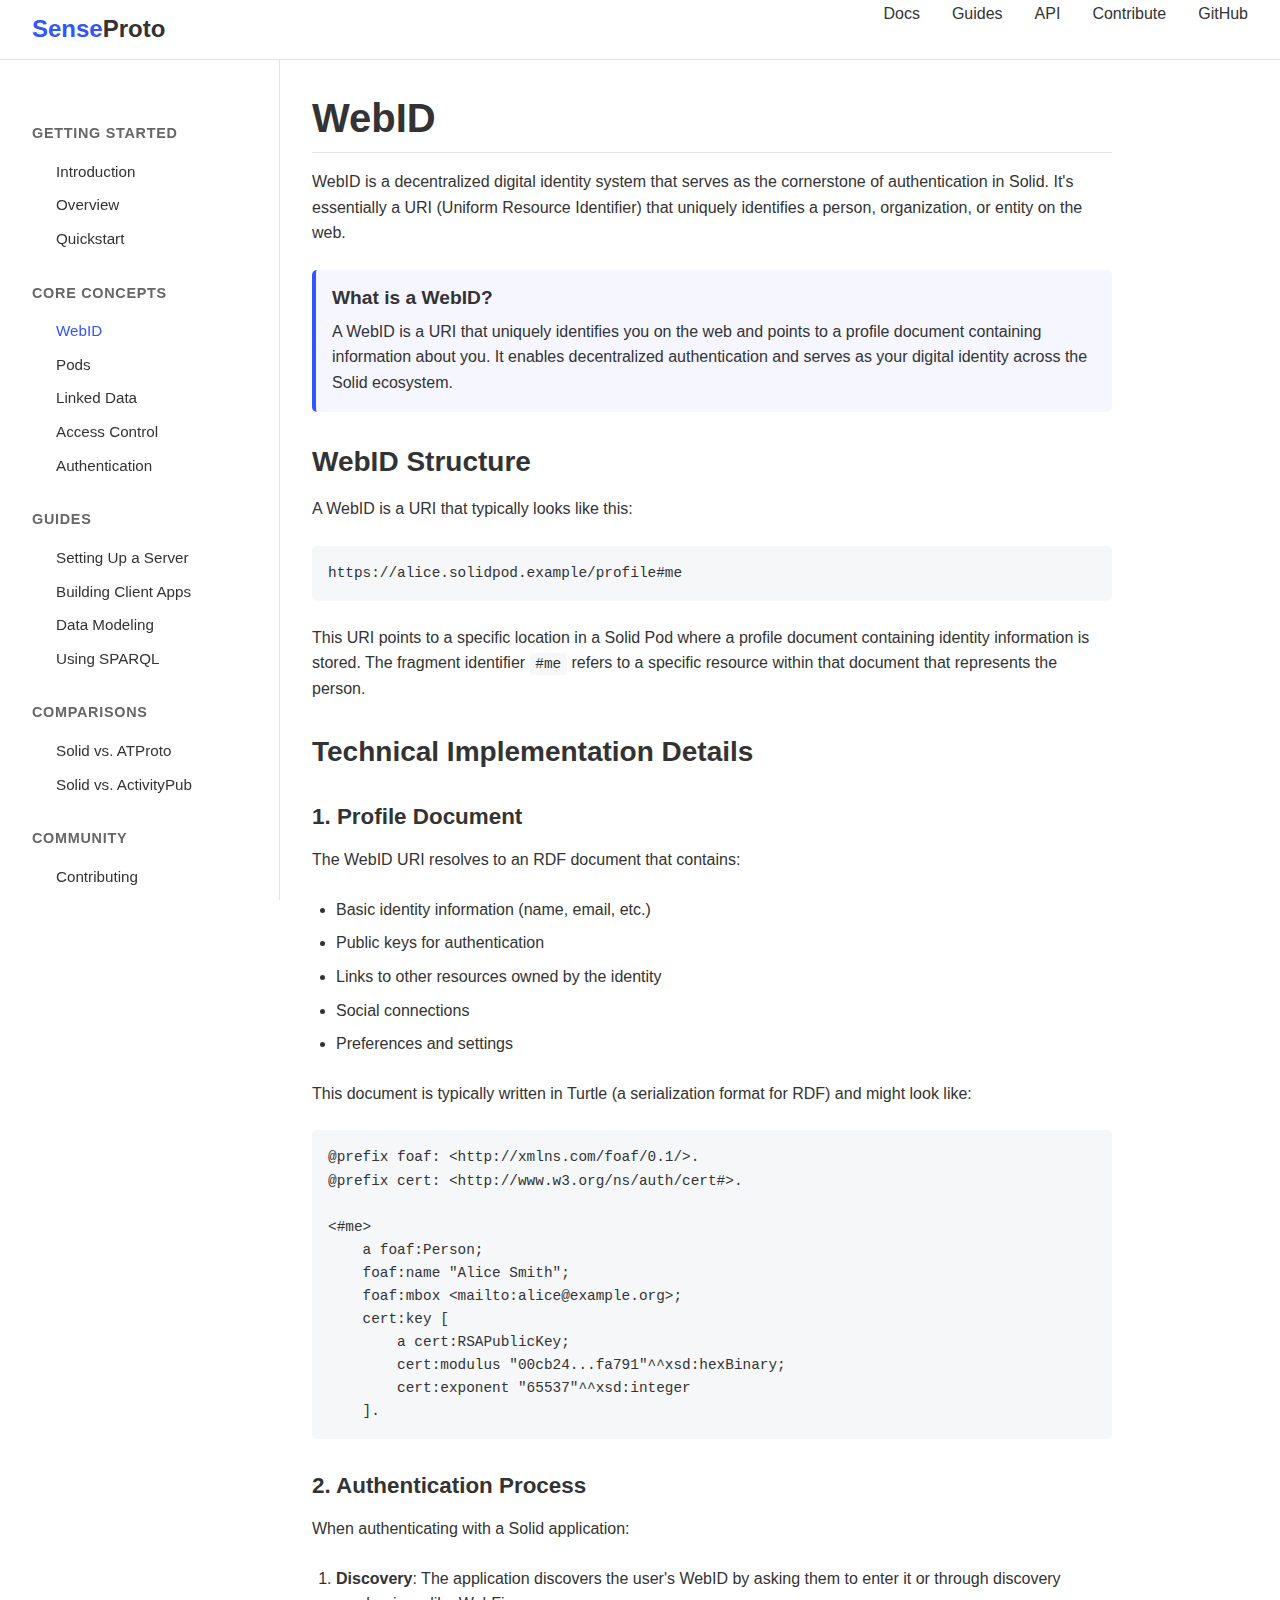
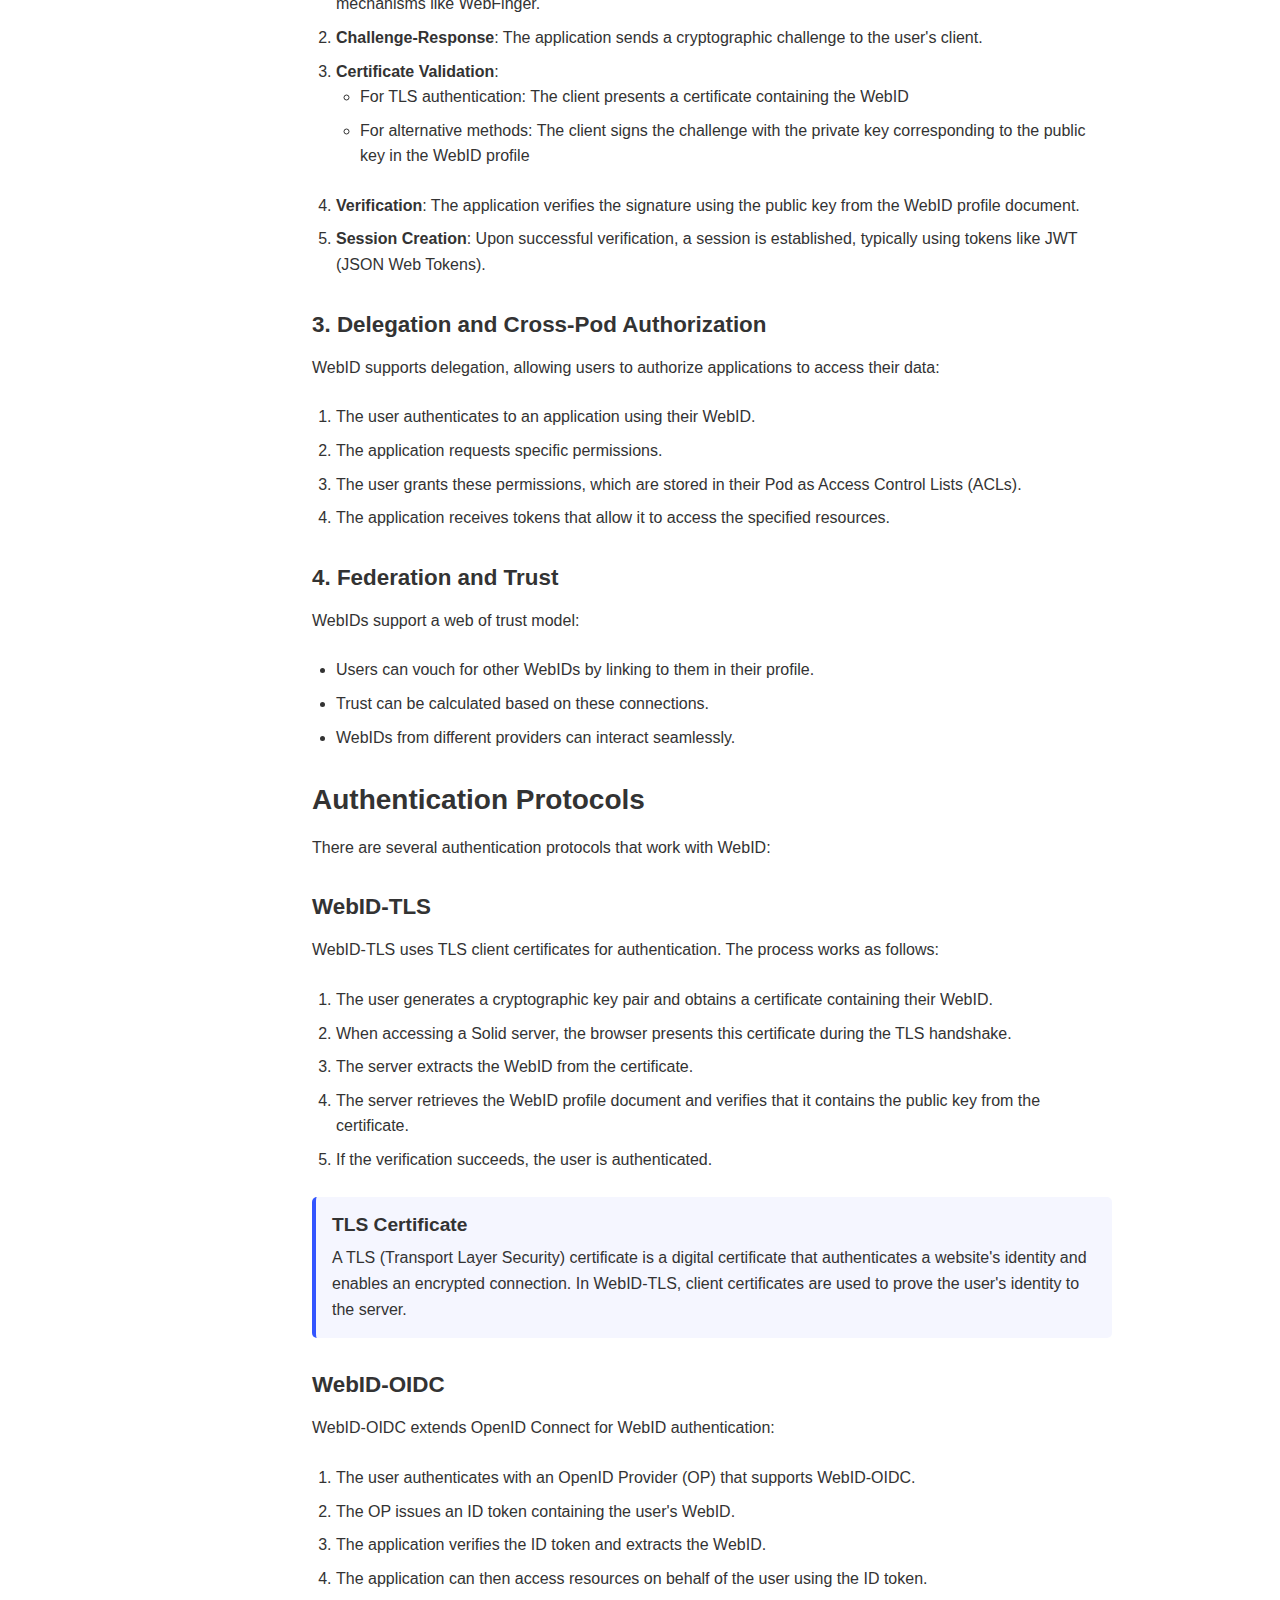
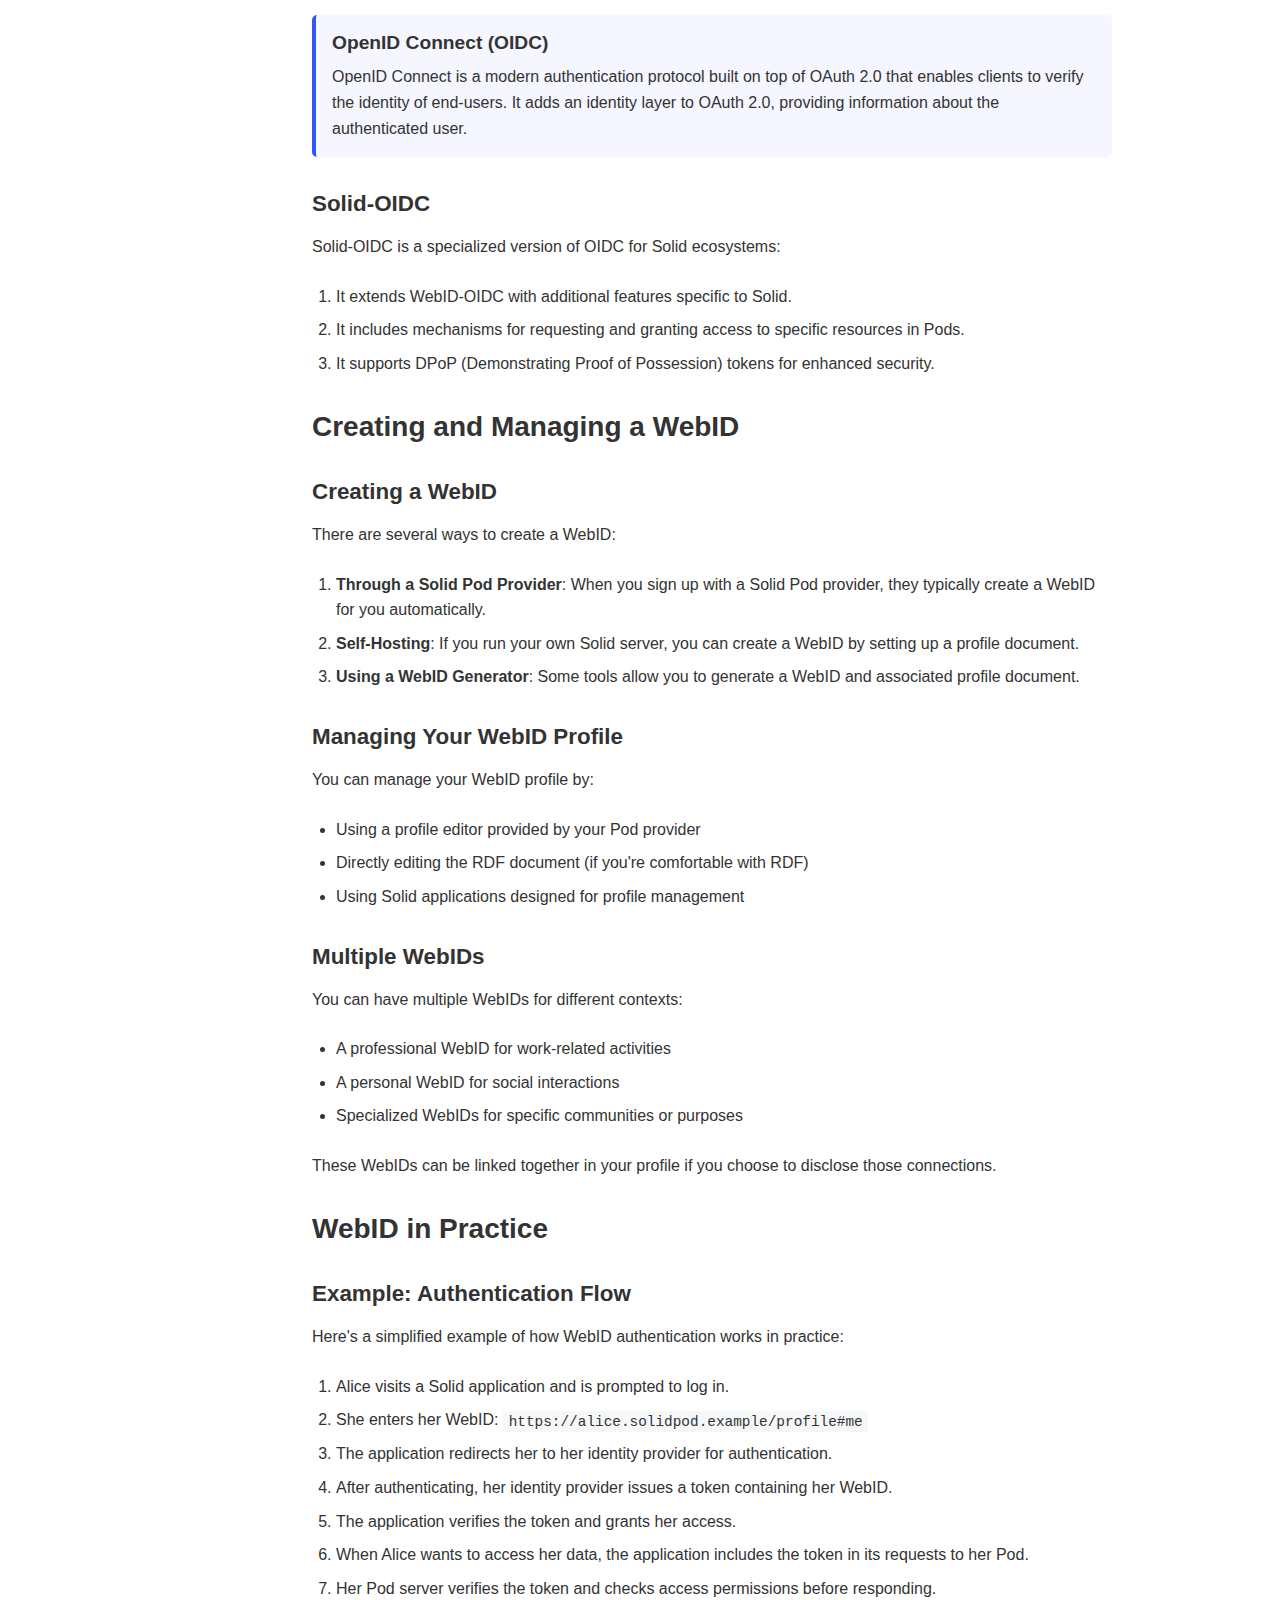
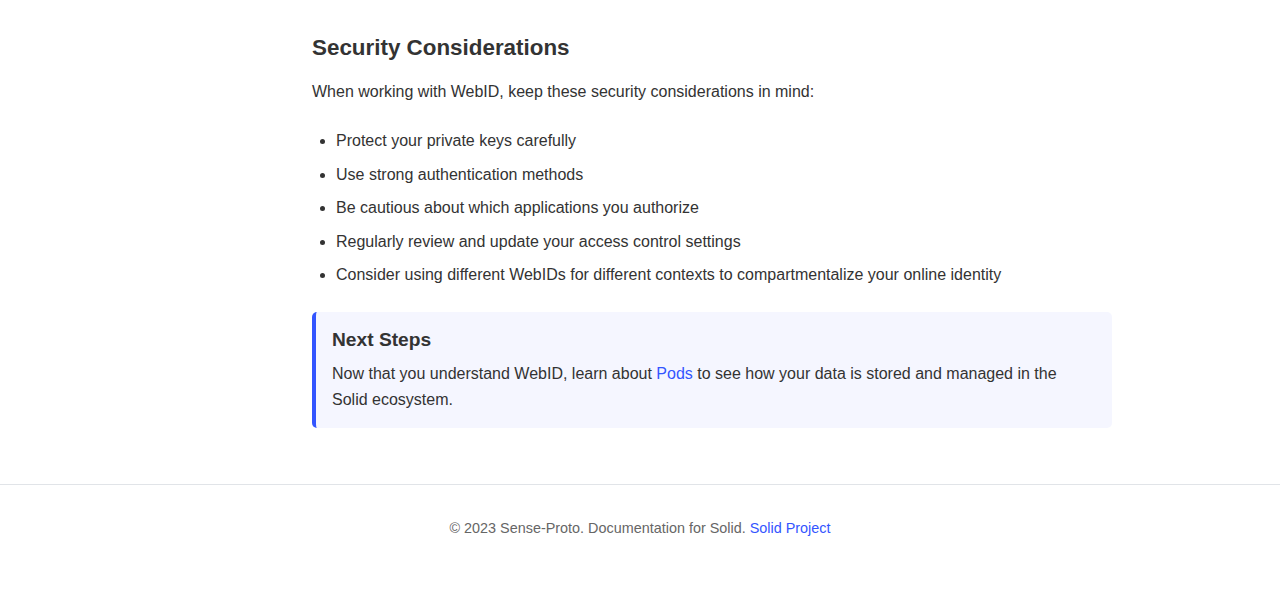
<file: documentation/sense-proto/webid.html>
<!DOCTYPE html>
<html lang="en">
<head>
    <meta charset="UTF-8">
    <meta name="viewport" content="width=device-width, initial-scale=1.0">
    <title>WebID - Solid Documentation | Sense-Proto</title>
    <link rel="stylesheet" href="css/styles.css">
    <link rel="icon" href="images/favicon.ico" type="image/x-icon">
</head>
<body>
    <header>
        <a href="index.html" class="logo">Sense<span>Proto</span></a>
        <nav>
            <ul>
                <li><a href="index.html">Docs</a></li>
                <li><a href="guides.html">Guides</a></li>
                <li><a href="api.html">API</a></li>
                <li><a href="contribute.html">Contribute</a></li>
                <li><a href="https://github.com/solid/solid" target="_blank">GitHub</a></li>
            </ul>
        </nav>
    </header>

    <div class="container">
        <aside class="sidebar">
            <h3>Getting Started</h3>
            <ul>
                <li><a href="index.html">Introduction</a></li>
                <li><a href="overview.html">Overview</a></li>
                <li><a href="quickstart.html">Quickstart</a></li>
            </ul>

            <h3>Core Concepts</h3>
            <ul>
                <li><a href="webid.html" class="active">WebID</a></li>
                <li><a href="pods.html">Pods</a></li>
                <li><a href="linked-data.html">Linked Data</a></li>
                <li><a href="access-control.html">Access Control</a></li>
                <li><a href="authentication.html">Authentication</a></li>
            </ul>

            <h3>Guides</h3>
            <ul>
                <li><a href="server-setup.html">Setting Up a Server</a></li>
                <li><a href="client-apps.html">Building Client Apps</a></li>
                <li><a href="data-model.html">Data Modeling</a></li>
                <li><a href="sparql.html">Using SPARQL</a></li>
            </ul>

            <h3>Comparisons</h3>
            <ul>
                <li><a href="vs-atproto.html">Solid vs. ATProto</a></li>
                <li><a href="vs-activitypub.html">Solid vs. ActivityPub</a></li>
            </ul>

            <h3>Community</h3>
            <ul>
                <li><a href="contribute.html">Contributing</a></li>
                <li><a href="sense-maker.html">Sense-Maker</a></li>
                <li><a href="resources.html">Resources</a></li>
            </ul>
        </aside>

        <main class="content">
            <h1>WebID</h1>
            
            <p>WebID is a decentralized digital identity system that serves as the cornerstone of authentication in Solid. It's essentially a URI (Uniform Resource Identifier) that uniquely identifies a person, organization, or entity on the web.</p>

            <div class="callout">
                <h4>What is a WebID?</h4>
                <p>A WebID is a URI that uniquely identifies you on the web and points to a profile document containing information about you. It enables decentralized authentication and serves as your digital identity across the Solid ecosystem.</p>
            </div>

            <h2>WebID Structure</h2>
            
            <p>A WebID is a URI that typically looks like this:</p>
            
            <pre><code>https://alice.solidpod.example/profile#me</code></pre>
            
            <p>This URI points to a specific location in a Solid Pod where a profile document containing identity information is stored. The fragment identifier <code>#me</code> refers to a specific resource within that document that represents the person.</p>

            <h2>Technical Implementation Details</h2>

            <h3>1. Profile Document</h3>
            
            <p>The WebID URI resolves to an RDF document that contains:</p>
            
            <ul>
                <li>Basic identity information (name, email, etc.)</li>
                <li>Public keys for authentication</li>
                <li>Links to other resources owned by the identity</li>
                <li>Social connections</li>
                <li>Preferences and settings</li>
            </ul>
            
            <p>This document is typically written in Turtle (a serialization format for RDF) and might look like:</p>
            
            <pre><code>@prefix foaf: &lt;http://xmlns.com/foaf/0.1/&gt;.
@prefix cert: &lt;http://www.w3.org/ns/auth/cert#&gt;.

&lt;#me&gt;
    a foaf:Person;
    foaf:name "Alice Smith";
    foaf:mbox &lt;mailto:alice@example.org&gt;;
    cert:key [
        a cert:RSAPublicKey;
        cert:modulus "00cb24...fa791"^^xsd:hexBinary;
        cert:exponent "65537"^^xsd:integer
    ].</code></pre>

            <h3>2. Authentication Process</h3>
            
            <p>When authenticating with a Solid application:</p>
            
            <ol>
                <li><strong>Discovery</strong>: The application discovers the user's WebID by asking them to enter it or through discovery mechanisms like WebFinger.</li>
                <li><strong>Challenge-Response</strong>: The application sends a cryptographic challenge to the user's client.</li>
                <li><strong>Certificate Validation</strong>:
                    <ul>
                        <li>For TLS authentication: The client presents a certificate containing the WebID</li>
                        <li>For alternative methods: The client signs the challenge with the private key corresponding to the public key in the WebID profile</li>
                    </ul>
                </li>
                <li><strong>Verification</strong>: The application verifies the signature using the public key from the WebID profile document.</li>
                <li><strong>Session Creation</strong>: Upon successful verification, a session is established, typically using tokens like JWT (JSON Web Tokens).</li>
            </ol>

            <h3>3. Delegation and Cross-Pod Authorization</h3>
            
            <p>WebID supports delegation, allowing users to authorize applications to access their data:</p>
            
            <ol>
                <li>The user authenticates to an application using their WebID.</li>
                <li>The application requests specific permissions.</li>
                <li>The user grants these permissions, which are stored in their Pod as Access Control Lists (ACLs).</li>
                <li>The application receives tokens that allow it to access the specified resources.</li>
            </ol>

            <h3>4. Federation and Trust</h3>
            
            <p>WebIDs support a web of trust model:</p>
            
            <ul>
                <li>Users can vouch for other WebIDs by linking to them in their profile.</li>
                <li>Trust can be calculated based on these connections.</li>
                <li>WebIDs from different providers can interact seamlessly.</li>
            </ul>

            <h2>Authentication Protocols</h2>

            <p>There are several authentication protocols that work with WebID:</p>

            <h3>WebID-TLS</h3>
            
            <p>WebID-TLS uses TLS client certificates for authentication. The process works as follows:</p>
            
            <ol>
                <li>The user generates a cryptographic key pair and obtains a certificate containing their WebID.</li>
                <li>When accessing a Solid server, the browser presents this certificate during the TLS handshake.</li>
                <li>The server extracts the WebID from the certificate.</li>
                <li>The server retrieves the WebID profile document and verifies that it contains the public key from the certificate.</li>
                <li>If the verification succeeds, the user is authenticated.</li>
            </ol>

            <div class="callout">
                <h4>TLS Certificate</h4>
                <p>A TLS (Transport Layer Security) certificate is a digital certificate that authenticates a website's identity and enables an encrypted connection. In WebID-TLS, client certificates are used to prove the user's identity to the server.</p>
            </div>

            <h3>WebID-OIDC</h3>
            
            <p>WebID-OIDC extends OpenID Connect for WebID authentication:</p>
            
            <ol>
                <li>The user authenticates with an OpenID Provider (OP) that supports WebID-OIDC.</li>
                <li>The OP issues an ID token containing the user's WebID.</li>
                <li>The application verifies the ID token and extracts the WebID.</li>
                <li>The application can then access resources on behalf of the user using the ID token.</li>
            </ol>

            <div class="callout">
                <h4>OpenID Connect (OIDC)</h4>
                <p>OpenID Connect is a modern authentication protocol built on top of OAuth 2.0 that enables clients to verify the identity of end-users. It adds an identity layer to OAuth 2.0, providing information about the authenticated user.</p>
            </div>

            <h3>Solid-OIDC</h3>
            
            <p>Solid-OIDC is a specialized version of OIDC for Solid ecosystems:</p>
            
            <ol>
                <li>It extends WebID-OIDC with additional features specific to Solid.</li>
                <li>It includes mechanisms for requesting and granting access to specific resources in Pods.</li>
                <li>It supports DPoP (Demonstrating Proof of Possession) tokens for enhanced security.</li>
            </ol>

            <h2>Creating and Managing a WebID</h2>

            <h3>Creating a WebID</h3>
            
            <p>There are several ways to create a WebID:</p>
            
            <ol>
                <li><strong>Through a Solid Pod Provider</strong>: When you sign up with a Solid Pod provider, they typically create a WebID for you automatically.</li>
                <li><strong>Self-Hosting</strong>: If you run your own Solid server, you can create a WebID by setting up a profile document.</li>
                <li><strong>Using a WebID Generator</strong>: Some tools allow you to generate a WebID and associated profile document.</li>
            </ol>

            <h3>Managing Your WebID Profile</h3>
            
            <p>You can manage your WebID profile by:</p>
            
            <ul>
                <li>Using a profile editor provided by your Pod provider</li>
                <li>Directly editing the RDF document (if you're comfortable with RDF)</li>
                <li>Using Solid applications designed for profile management</li>
            </ul>

            <h3>Multiple WebIDs</h3>
            
            <p>You can have multiple WebIDs for different contexts:</p>
            
            <ul>
                <li>A professional WebID for work-related activities</li>
                <li>A personal WebID for social interactions</li>
                <li>Specialized WebIDs for specific communities or purposes</li>
            </ul>
            
            <p>These WebIDs can be linked together in your profile if you choose to disclose those connections.</p>

            <h2>WebID in Practice</h2>

            <h3>Example: Authentication Flow</h3>
            
            <p>Here's a simplified example of how WebID authentication works in practice:</p>
            
            <ol>
                <li>Alice visits a Solid application and is prompted to log in.</li>
                <li>She enters her WebID: <code>https://alice.solidpod.example/profile#me</code></li>
                <li>The application redirects her to her identity provider for authentication.</li>
                <li>After authenticating, her identity provider issues a token containing her WebID.</li>
                <li>The application verifies the token and grants her access.</li>
                <li>When Alice wants to access her data, the application includes the token in its requests to her Pod.</li>
                <li>Her Pod server verifies the token and checks access permissions before responding.</li>
            </ol>

            <h3>Security Considerations</h3>
            
            <p>When working with WebID, keep these security considerations in mind:</p>
            
            <ul>
                <li>Protect your private keys carefully</li>
                <li>Use strong authentication methods</li>
                <li>Be cautious about which applications you authorize</li>
                <li>Regularly review and update your access control settings</li>
                <li>Consider using different WebIDs for different contexts to compartmentalize your online identity</li>
            </ul>

            <div class="callout">
                <h4>Next Steps</h4>
                <p>Now that you understand WebID, learn about <a href="pods.html">Pods</a> to see how your data is stored and managed in the Solid ecosystem.</p>
            </div>
        </main>
    </div>

    <footer>
        <p>&copy; 2023 Sense-Proto. Documentation for Solid. <a href="https://solidproject.org/" target="_blank">Solid Project</a></p>
    </footer>
</body>
</html>
</file>
<file: documentation/sense-proto/css/styles.css>
:root {
  --primary-color: #3355ff;
  --secondary-color: #6688ff;
  --text-color: #333333;
  --light-text-color: #666666;
  --background-color: #ffffff;
  --code-background: #f5f7f9;
  --border-color: #e1e4e8;
  --header-height: 60px;
  --sidebar-width: 280px;
  --content-max-width: 800px;
  --font-sans: -apple-system, BlinkMacSystemFont, "Segoe UI", Roboto, Helvetica, Arial, sans-serif;
  --font-mono: SFMono-Regular, Consolas, "Liberation Mono", Menlo, monospace;
}

* {
  box-sizing: border-box;
  margin: 0;
  padding: 0;
}

body {
  font-family: var(--font-sans);
  color: var(--text-color);
  line-height: 1.6;
  background-color: var(--background-color);
  display: flex;
  flex-direction: column;
  min-height: 100vh;
}

a {
  color: var(--primary-color);
  text-decoration: none;
}

a:hover {
  text-decoration: underline;
}

header {
  height: var(--header-height);
  background-color: var(--background-color);
  border-bottom: 1px solid var(--border-color);
  display: flex;
  align-items: center;
  padding: 0 2rem;
  position: fixed;
  top: 0;
  left: 0;
  right: 0;
  z-index: 100;
}

.logo {
  font-weight: bold;
  font-size: 1.5rem;
  color: var(--primary-color);
}

.logo span {
  color: var(--text-color);
}

nav {
  margin-left: auto;
}

nav ul {
  display: flex;
  list-style: none;
}

nav li {
  margin-left: 2rem;
}

nav a {
  color: var(--text-color);
  font-weight: 500;
}

nav a:hover {
  color: var(--primary-color);
}

.container {
  display: flex;
  margin-top: var(--header-height);
  min-height: calc(100vh - var(--header-height));
}

.sidebar {
  width: var(--sidebar-width);
  border-right: 1px solid var(--border-color);
  padding: 2rem;
  position: fixed;
  top: var(--header-height);
  bottom: 0;
  overflow-y: auto;
}

.sidebar h3 {
  margin-bottom: 1rem;
  font-size: 0.9rem;
  text-transform: uppercase;
  letter-spacing: 0.05em;
  color: var(--light-text-color);
}

.sidebar ul {
  list-style: none;
  margin-bottom: 2rem;
}

.sidebar li {
  margin-bottom: 0.5rem;
}

.sidebar a {
  color: var(--text-color);
  font-size: 0.95rem;
}

.sidebar a:hover, .sidebar a.active {
  color: var(--primary-color);
}

.content {
  flex: 1;
  padding: 2rem;
  margin-left: var(--sidebar-width);
  max-width: calc(var(--content-max-width) + 4rem);
}

h1, h2, h3, h4, h5, h6 {
  margin: 2rem 0 1rem;
  line-height: 1.3;
}

h1 {
  font-size: 2.5rem;
  margin-top: 0;
  padding-bottom: 0.5rem;
  border-bottom: 1px solid var(--border-color);
}

h2 {
  font-size: 1.75rem;
}

h3 {
  font-size: 1.4rem;
}

h4 {
  font-size: 1.2rem;
}

p, ul, ol {
  margin-bottom: 1.5rem;
}

ul, ol {
  padding-left: 1.5rem;
}

li {
  margin-bottom: 0.5rem;
}

code {
  font-family: var(--font-mono);
  background-color: var(--code-background);
  padding: 0.2em 0.4em;
  border-radius: 3px;
  font-size: 0.9em;
}

pre {
  background-color: var(--code-background);
  padding: 1rem;
  border-radius: 5px;
  overflow-x: auto;
  margin-bottom: 1.5rem;
}

pre code {
  background-color: transparent;
  padding: 0;
}

blockquote {
  border-left: 4px solid var(--primary-color);
  padding-left: 1rem;
  color: var(--light-text-color);
  margin-bottom: 1.5rem;
}

table {
  width: 100%;
  border-collapse: collapse;
  margin-bottom: 1.5rem;
}

th, td {
  padding: 0.75rem;
  border: 1px solid var(--border-color);
}

th {
  background-color: var(--code-background);
  text-align: left;
}

.callout {
  padding: 1rem;
  border-radius: 5px;
  margin-bottom: 1.5rem;
  border-left: 4px solid var(--primary-color);
  background-color: rgba(51, 85, 255, 0.05);
}

.callout.warning {
  border-left-color: #f0ad4e;
  background-color: rgba(240, 173, 78, 0.05);
}

.callout.danger {
  border-left-color: #d9534f;
  background-color: rgba(217, 83, 79, 0.05);
}

.callout h4 {
  margin-top: 0;
  margin-bottom: 0.5rem;
}

.callout p:last-child {
  margin-bottom: 0;
}

footer {
  border-top: 1px solid var(--border-color);
  padding: 2rem;
  text-align: center;
  color: var(--light-text-color);
  font-size: 0.9rem;
}

/* Responsive styles */
@media (max-width: 1024px) {
  :root {
    --sidebar-width: 240px;
  }
}

@media (max-width: 768px) {
  .container {
    flex-direction: column;
  }
  
  .sidebar {
    width: 100%;
    position: static;
    border-right: none;
    border-bottom: 1px solid var(--border-color);
    padding: 1rem 2rem;
  }
  
  .content {
    margin-left: 0;
    padding: 1rem 2rem;
  }
  
  nav ul {
    display: none;
  }
  
  .mobile-menu-button {
    display: block;
    margin-left: auto;
    background: none;
    border: none;
    font-size: 1.5rem;
    cursor: pointer;
  }
}

/* Syntax highlighting */
.token.comment,
.token.prolog,
.token.doctype,
.token.cdata {
  color: #6a737d;
}

.token.punctuation {
  color: #24292e;
}

.token.property,
.token.tag,
.token.boolean,
.token.number,
.token.constant,
.token.symbol,
.token.deleted {
  color: #005cc5;
}

.token.selector,
.token.attr-name,
.token.string,
.token.char,
.token.builtin,
.token.inserted {
  color: #032f62;
}

.token.operator,
.token.entity,
.token.url,
.language-css .token.string,
.style .token.string {
  color: #d73a49;
}

.token.atrule,
.token.attr-value,
.token.keyword {
  color: #d73a49;
}

.token.function,
.token.class-name {
  color: #6f42c1;
}

.token.regex,
.token.important,
.token.variable {
  color: #e36209;
}

.token.important,
.token.bold {
  font-weight: bold;
}

.token.italic {
  font-style: italic;
}

.token.entity {
  cursor: help;
}
</file>
